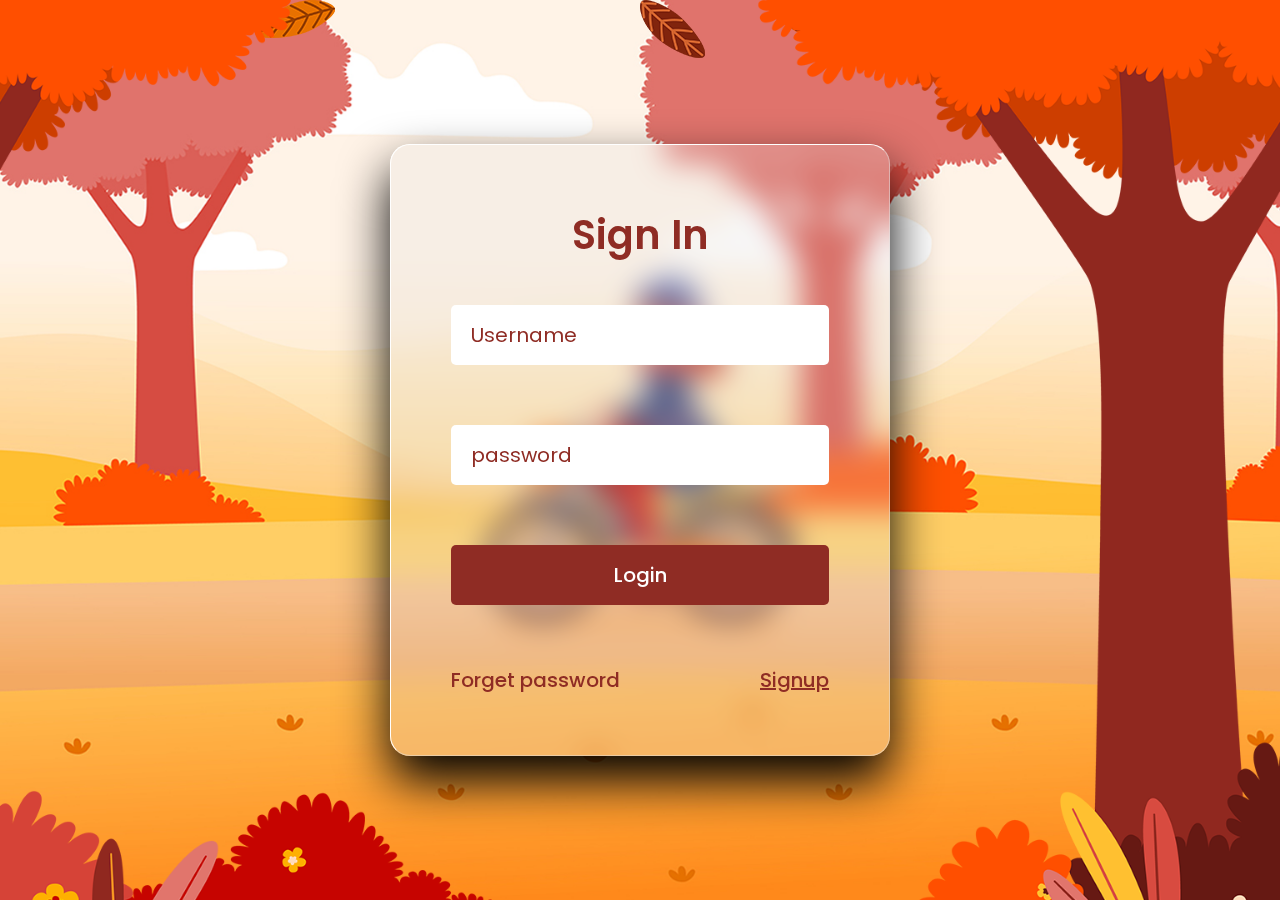
<file: Template 1/index.html>
<!DOCTYPE html>
<html lang="en">
<head>
    <meta charset="UTF-8">
    <meta http-equiv="X-UA-Compatible" content="IE=edge">
    <meta name="viewport" content="width=device-width, initial-scale=1.0">
    <title>LOGIN</title>
    <link rel="stylesheet" href="style.css">
    <link rel="stylesheet" href="https://cdn.jsdelivr.net/npm/bootstrap@5.2.3/dist/css/bootstrap.min.css" integrity="sha384-rbsA2VBKQhggwzxH7pPCaAqO46MgnOM80zW1RWuH61DGLwZJEdK2Kadq2F9CUG65" crossorigin="anonymous">
    <link rel="icon" href="https://img.icons8.com/3d-fluency/256/satellites.png"  /> 
  
</head>
<body>
    <section><div class="leaves">
        <div class="set">
            <div><img src="images/leaf_01.png" alt=""></div>
            <div><img src="images/leaf_02.png" alt=""></div>
            <div><img src="images/leaf_03.png" alt=""></div>
            <div><img src="images/leaf_04.png" alt=""></div>
            <div><img src="images/leaf_01.png" alt=""></div>
            <div><img src="images/leaf_02.png" alt=""></div>
            <div><img src="images/leaf_03.png" alt=""></div>
            <div><img src="images/leaf_04.png" alt=""></div>
        </div>
    </div>
        <img src="images/bg.jpg" class="bg">
        <img src="images/girl.png" class="girl">
        <img src="images/trees.png" class="trees">
        <div class="login">
            <h2>Sign In</h2>
            <div class="inputBox">
                <input type="text" placeholder="Username">
            </div>
            <div class="inputBox">
                <input type="password" placeholder="password">
            </div>
            <div class="inputBox">
                <input type="submit" value="Login" id="btn">
            </div>
            <div class="group">
                <a href="https://www.youtube.com/" target="_blank">Forget password</a>
                <a href="https://www.netflix.com/in/login?nextpage=https%3A%2F%2Fwww.netflix.com%2Fbrowse" target="_blank">Signup</a>
            </div>
        </div>
      
    </section>
</body>
</html>
</file>
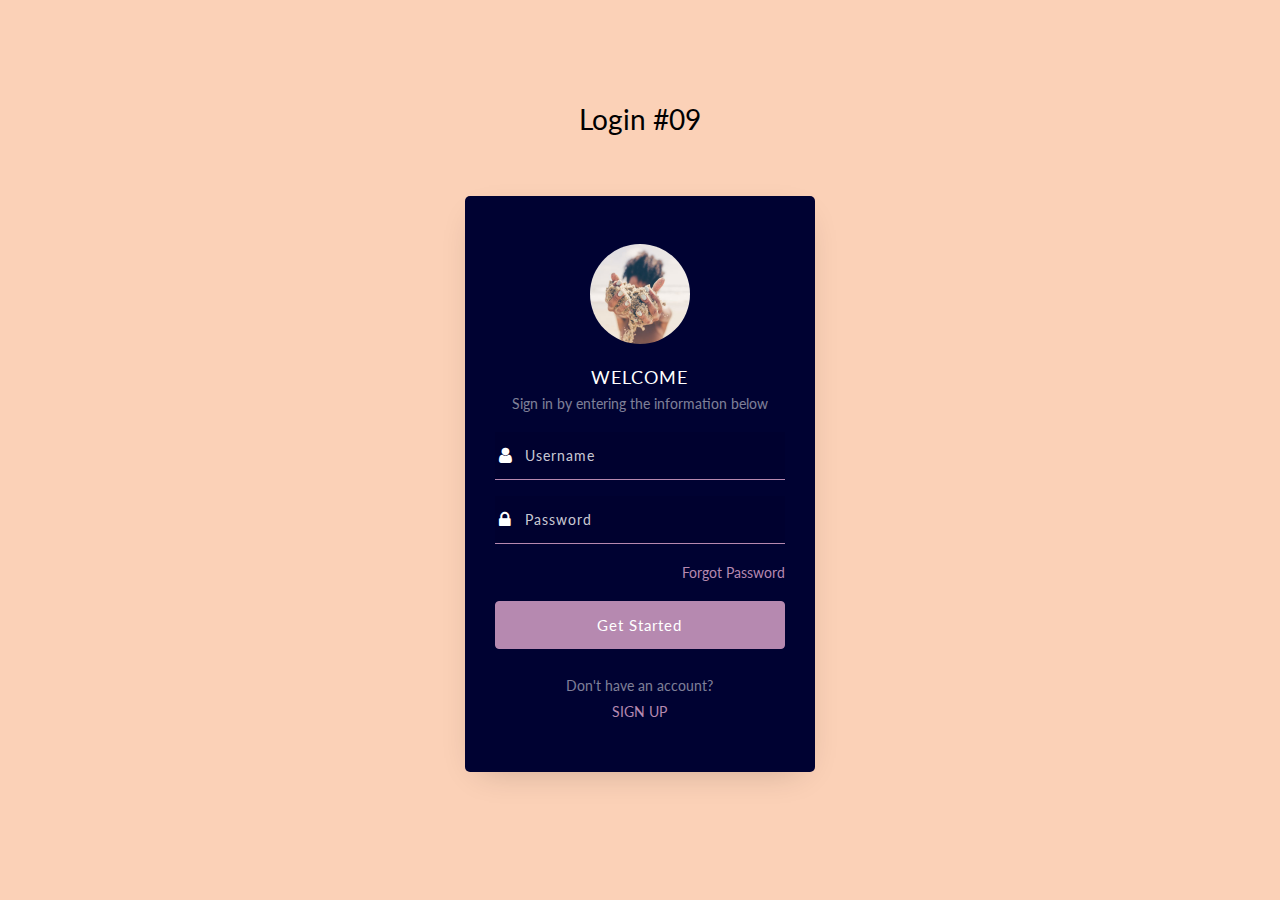
<file: Template 10/index.html>
<!doctype html>
<html lang="en">
  <head>
  	<title>Login 09</title>
    <meta charset="utf-8">
    <meta name="viewport" content="width=device-width, initial-scale=1, shrink-to-fit=no">

	<link href="https://fonts.googleapis.com/css?family=Lato:300,400,700&display=swap" rel="stylesheet">

	<link rel="stylesheet" href="https://stackpath.bootstrapcdn.com/font-awesome/4.7.0/css/font-awesome.min.css">
	
	<link rel="stylesheet" href="css/style.css">

	</head>
	<body>
	<section class="ftco-section">
		<div class="container">
			<div class="row justify-content-center">
				<div class="col-md-6 text-center mb-5">
					<h2 class="heading-section">Login #09</h2>
				</div>
			</div>
			<div class="row justify-content-center">
				<div class="col-md-6 col-lg-4">
					<div class="login-wrap py-5">
		      	<div class="img d-flex align-items-center justify-content-center" style="background-image: url(images/bg.jpg);"></div>
		      	<h3 class="text-center mb-0">Welcome</h3>
		      	<p class="text-center">Sign in by entering the information below</p>
						<form action="#" class="login-form">
		      		<div class="form-group">
		      			<div class="icon d-flex align-items-center justify-content-center"><span class="fa fa-user"></span></div>
		      			<input type="text" class="form-control" placeholder="Username" required>
		      		</div>
	            <div class="form-group">
	            	<div class="icon d-flex align-items-center justify-content-center"><span class="fa fa-lock"></span></div>
	              <input type="password" class="form-control" placeholder="Password" required>
	            </div>
	            <div class="form-group d-md-flex">
								<div class="w-100 text-md-right">
									<a href="#">Forgot Password</a>
								</div>
	            </div>
	            <div class="form-group">
	            	<button type="submit" class="btn form-control btn-primary rounded submit px-3">Get Started</button>
	            </div>
	          </form>
	          <div class="w-100 text-center mt-4 text">
	          	<p class="mb-0">Don't have an account?</p>
		          <a href="#">Sign Up</a>
	          </div>
	        </div>
				</div>
			</div>
		</div>
	</section>

	<script src="js/jquery.min.js"></script>
  <script src="js/popper.js"></script>
  <script src="js/bootstrap.min.js"></script>
  <script src="js/main.js"></script>

	</body>
</html>
</file>
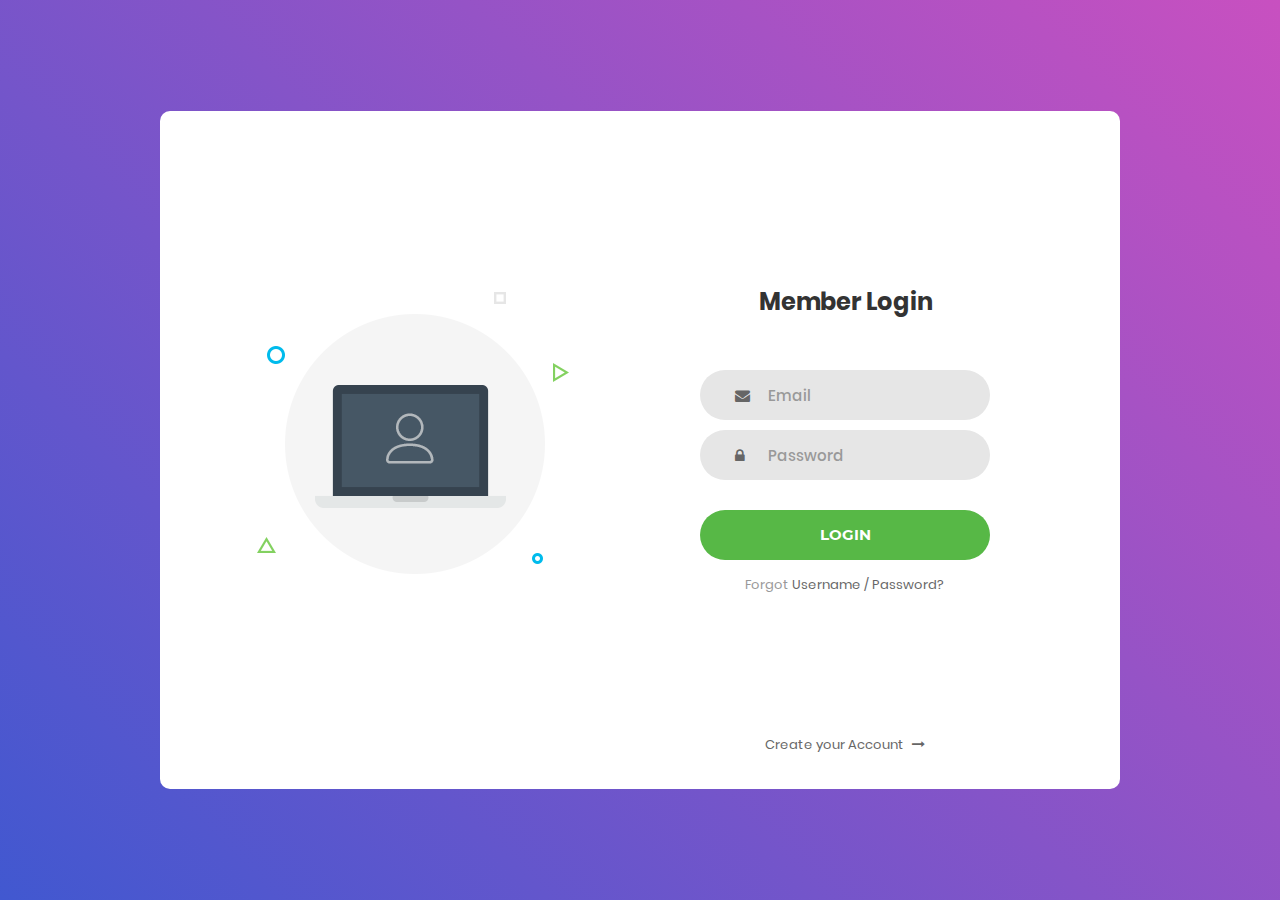
<file: Template 11/index.html>
<!DOCTYPE html>
<html lang="en">
<head>
	<title>Login V1</title>
	<meta charset="UTF-8">
	<meta name="viewport" content="width=device-width, initial-scale=1">
<!--===============================================================================================-->	
	<link rel="icon" type="image/png" href="images/icons/favicon.ico"/>
<!--===============================================================================================-->
	<link rel="stylesheet" type="text/css" href="vendor/bootstrap/css/bootstrap.min.css">
<!--===============================================================================================-->
	<link rel="stylesheet" type="text/css" href="fonts/font-awesome-4.7.0/css/font-awesome.min.css">
<!--===============================================================================================-->
	<link rel="stylesheet" type="text/css" href="vendor/animate/animate.css">
<!--===============================================================================================-->	
	<link rel="stylesheet" type="text/css" href="vendor/css-hamburgers/hamburgers.min.css">
<!--===============================================================================================-->
	<link rel="stylesheet" type="text/css" href="vendor/select2/select2.min.css">
<!--===============================================================================================-->
	<link rel="stylesheet" type="text/css" href="css/util.css">
	<link rel="stylesheet" type="text/css" href="css/main.css">
<!--===============================================================================================-->
</head>
<body>
	
	<div class="limiter">
		<div class="container-login100">
			<div class="wrap-login100">
				<div class="login100-pic js-tilt" data-tilt>
					<img src="images/img-01.png" alt="IMG">
				</div>

				<form class="login100-form validate-form">
					<span class="login100-form-title">
						Member Login
					</span>

					<div class="wrap-input100 validate-input" data-validate = "Valid email is required: ex@abc.xyz">
						<input class="input100" type="text" name="email" placeholder="Email">
						<span class="focus-input100"></span>
						<span class="symbol-input100">
							<i class="fa fa-envelope" aria-hidden="true"></i>
						</span>
					</div>

					<div class="wrap-input100 validate-input" data-validate = "Password is required">
						<input class="input100" type="password" name="pass" placeholder="Password">
						<span class="focus-input100"></span>
						<span class="symbol-input100">
							<i class="fa fa-lock" aria-hidden="true"></i>
						</span>
					</div>
					
					<div class="container-login100-form-btn">
						<button class="login100-form-btn">
							Login
						</button>
					</div>

					<div class="text-center p-t-12">
						<span class="txt1">
							Forgot
						</span>
						<a class="txt2" href="#">
							Username / Password?
						</a>
					</div>

					<div class="text-center p-t-136">
						<a class="txt2" href="#">
							Create your Account
							<i class="fa fa-long-arrow-right m-l-5" aria-hidden="true"></i>
						</a>
					</div>
				</form>
			</div>
		</div>
	</div>
	
	

	
<!--===============================================================================================-->	
	<script src="vendor/jquery/jquery-3.2.1.min.js"></script>
<!--===============================================================================================-->
	<script src="vendor/bootstrap/js/popper.js"></script>
	<script src="vendor/bootstrap/js/bootstrap.min.js"></script>
<!--===============================================================================================-->
	<script src="vendor/select2/select2.min.js"></script>
<!--===============================================================================================-->
	<script src="vendor/tilt/tilt.jquery.min.js"></script>
	<script >
		$('.js-tilt').tilt({
			scale: 1.1
		})
	</script>
<!--===============================================================================================-->
	<script src="js/main.js"></script>

</body>
</html>
</file>
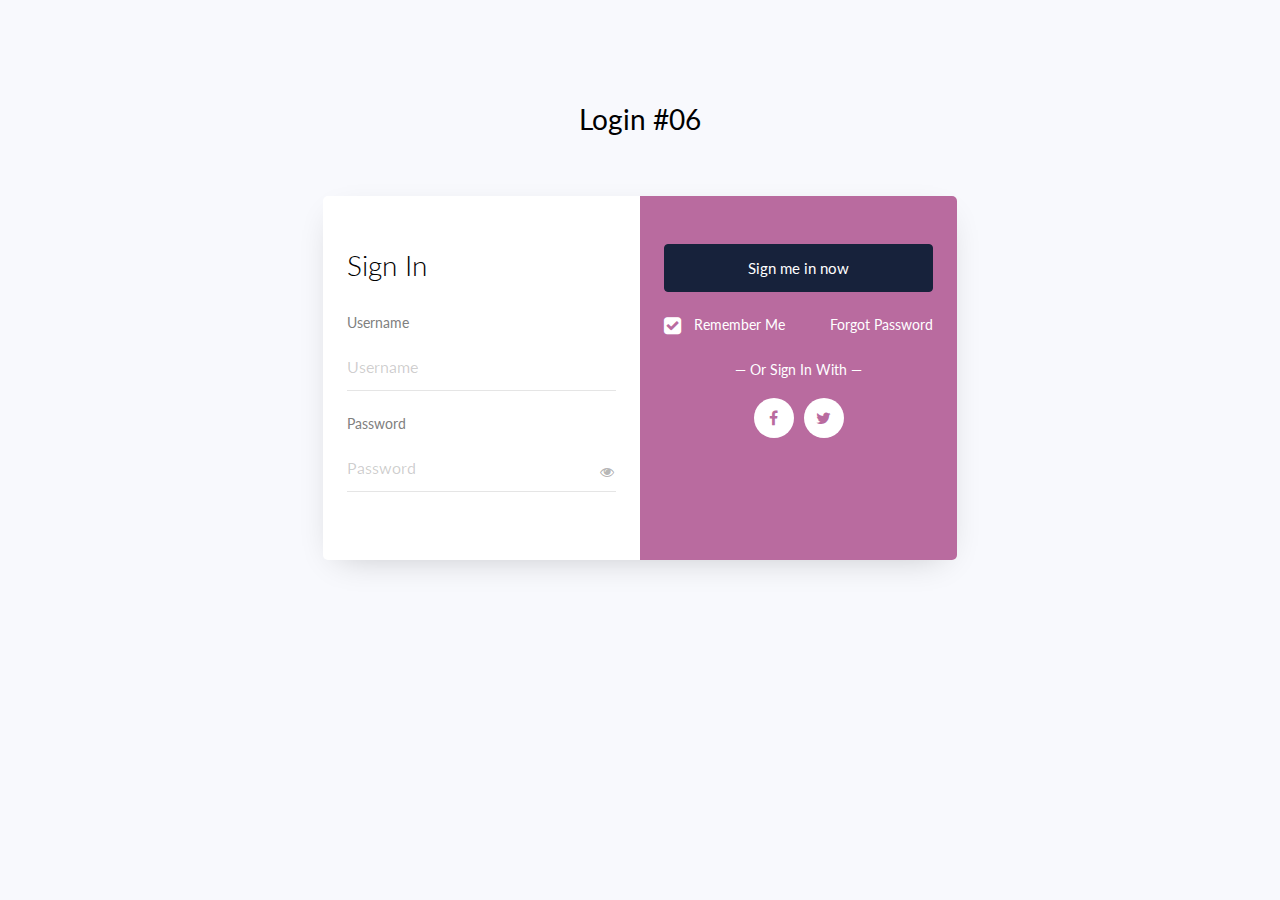
<file: Template 12/index.html>
<!doctype html>
<html lang="en">
  <head>
  	<title>Login 06</title>
    <meta charset="utf-8">
    <meta name="viewport" content="width=device-width, initial-scale=1, shrink-to-fit=no">

	<link href="https://fonts.googleapis.com/css?family=Lato:300,400,700&display=swap" rel="stylesheet">

	<link rel="stylesheet" href="https://stackpath.bootstrapcdn.com/font-awesome/4.7.0/css/font-awesome.min.css">
	
	<link rel="stylesheet" href="css/style.css">

	</head>
	<body>
	<section class="ftco-section">
		<div class="container">
			<div class="row justify-content-center">
				<div class="col-md-6 text-center mb-5">
					<h2 class="heading-section">Login #06</h2>
				</div>
			</div>
			<div class="row justify-content-center">
				<div class="col-md-12 col-lg-7">
					<div class="login-wrap">
						<form action="#" class="signin-form d-md-flex">
							<div class="half p-4 py-md-5">
			      		<div class="w-100">
			      			<h3 class="mb-4">Sign In</h3>
			      		</div>
			      		<div class="form-group mt-3">
			      			<label class="label" for="name">Username</label>
			      			<input type="text" class="form-control" placeholder="Username" required>
			      		</div>
		            <div class="form-group">
		            	<label class="label" for="password">Password</label>
		              <input id="password-field" type="password" class="form-control" placeholder="Password" required>
		              <span toggle="#password-field" class="fa fa-fw fa-eye field-icon toggle-password"></span>
		            </div>
		          </div>
							<div class="half p-4 py-md-5 bg-primary">
		            <div class="form-group">
		            	<button type="submit" class="form-control btn btn-secondary rounded submit px-3">Sign me in now</button>
		            </div>
		            <div class="form-group d-md-flex">
		            	<div class="w-50 text-left">
			            	<label class="checkbox-wrap checkbox-primary mb-0">Remember Me
									  <input type="checkbox" checked>
									  <span class="checkmark"></span>
										</label>
									</div>
									<div class="w-50 text-md-right">
										<a href="#">Forgot Password</a>
									</div>
		            </div>
		            <p class="w-100 text-center" style="color:white;">&mdash; Or Sign In With &mdash;</p>
			          <div class="w-100">
									<p class="social-media d-flex justify-content-center">
										<a href="#" class="social-icon d-flex align-items-center justify-content-center"><span class="fa fa-facebook"></span></a>
										<a href="#" class="social-icon d-flex align-items-center justify-content-center"><span class="fa fa-twitter"></span></a>
									</p>
								</div>
		          </div>
	          </form>
	        </div>
	      </div>
			</div>
		</div>
	</section>

	<script src="js/jquery.min.js"></script>
  <script src="js/popper.js"></script>
  <script src="js/bootstrap.min.js"></script>
  <script src="js/main.js"></script>

	</body>
</html>
</file>
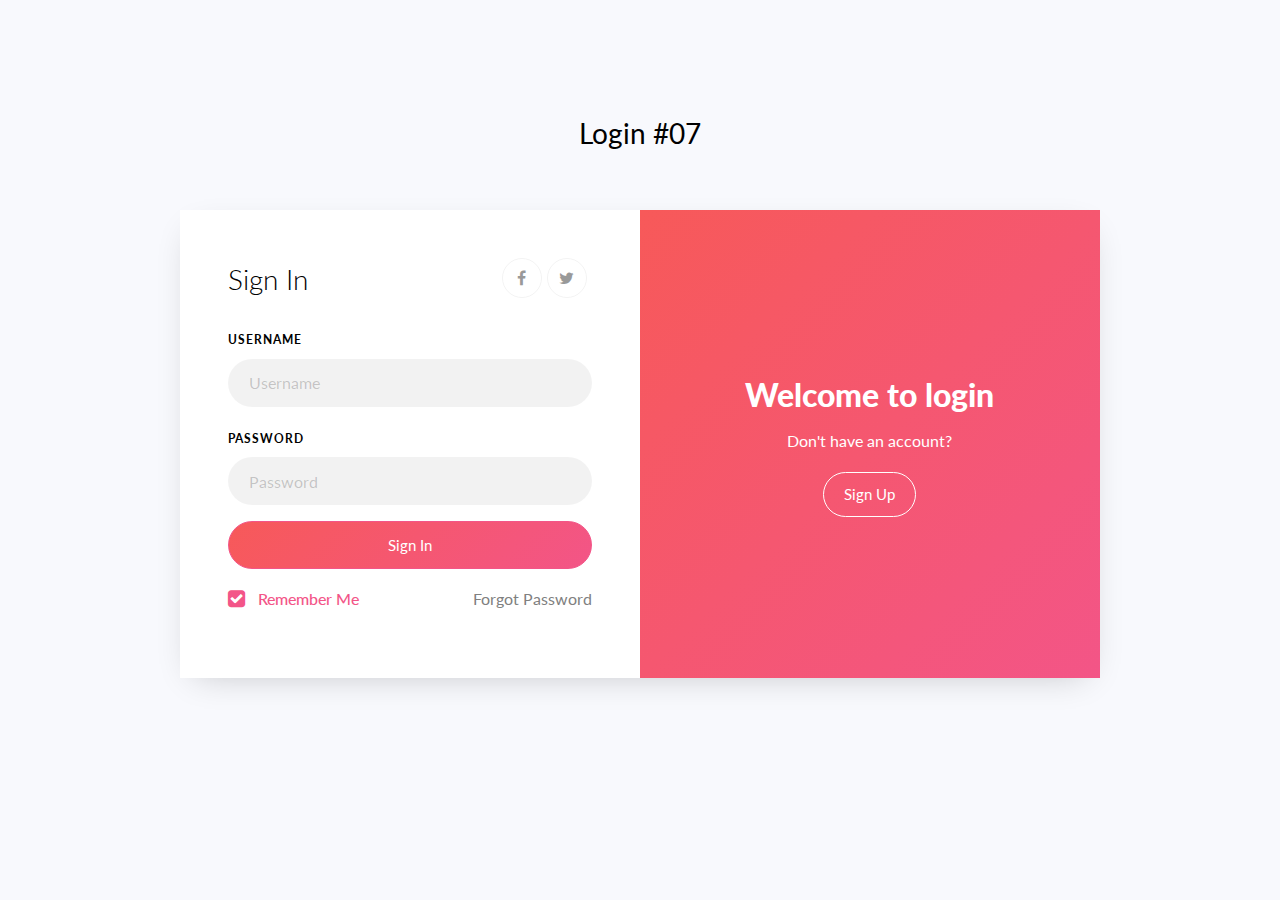
<file: Template 13/index.html>
<!doctype html>
<html lang="en">
  <head>
  	<title>Login 07</title>
    <meta charset="utf-8">
    <meta name="viewport" content="width=device-width, initial-scale=1, shrink-to-fit=no">

	<link href="https://fonts.googleapis.com/css?family=Lato:300,400,700,900&display=swap" rel="stylesheet">

	<link rel="stylesheet" href="https://stackpath.bootstrapcdn.com/font-awesome/4.7.0/css/font-awesome.min.css">
	
	<link rel="stylesheet" href="css/style.css">

	</head>
	<body>
	<section class="ftco-section">
		<div class="container">
			<div class="row justify-content-center">
				<div class="col-md-6 text-center mb-5">
					<h2 class="heading-section">Login #07</h2>
				</div>
			</div>
			<div class="row justify-content-center">
				<div class="col-md-12 col-lg-10">
					<div class="wrap d-md-flex">
						<div class="text-wrap p-4 p-lg-5 text-center d-flex align-items-center order-md-last">
							<div class="text w-100">
								<h2>Welcome to login</h2>
								<p>Don't have an account?</p>
								<a href="#" class="btn btn-white btn-outline-white">Sign Up</a>
							</div>
			      </div>
						<div class="login-wrap p-4 p-lg-5">
			      	<div class="d-flex">
			      		<div class="w-100">
			      			<h3 class="mb-4">Sign In</h3>
			      		</div>
								<div class="w-100">
									<p class="social-media d-flex justify-content-end">
										<a href="#" class="social-icon d-flex align-items-center justify-content-center"><span class="fa fa-facebook"></span></a>
										<a href="#" class="social-icon d-flex align-items-center justify-content-center"><span class="fa fa-twitter"></span></a>
									</p>
								</div>
			      	</div>
							<form action="#" class="signin-form">
			      		<div class="form-group mb-3">
			      			<label class="label" for="name">Username</label>
			      			<input type="text" class="form-control" placeholder="Username" required>
			      		</div>
		            <div class="form-group mb-3">
		            	<label class="label" for="password">Password</label>
		              <input type="password" class="form-control" placeholder="Password" required>
		            </div>
		            <div class="form-group">
		            	<button type="submit" class="form-control btn btn-primary submit px-3">Sign In</button>
		            </div>
		            <div class="form-group d-md-flex">
		            	<div class="w-50 text-left">
			            	<label class="checkbox-wrap checkbox-primary mb-0">Remember Me
									  <input type="checkbox" checked>
									  <span class="checkmark"></span>
										</label>
									</div>
									<div class="w-50 text-md-right">
										<a href="#">Forgot Password</a>
									</div>
		            </div>
		          </form>
		        </div>
		      </div>
				</div>
			</div>
		</div>
	</section>

	<script src="js/jquery.min.js"></script>
  <script src="js/popper.js"></script>
  <script src="js/bootstrap.min.js"></script>
  <script src="js/main.js"></script>

	</body>
</html>
</file>
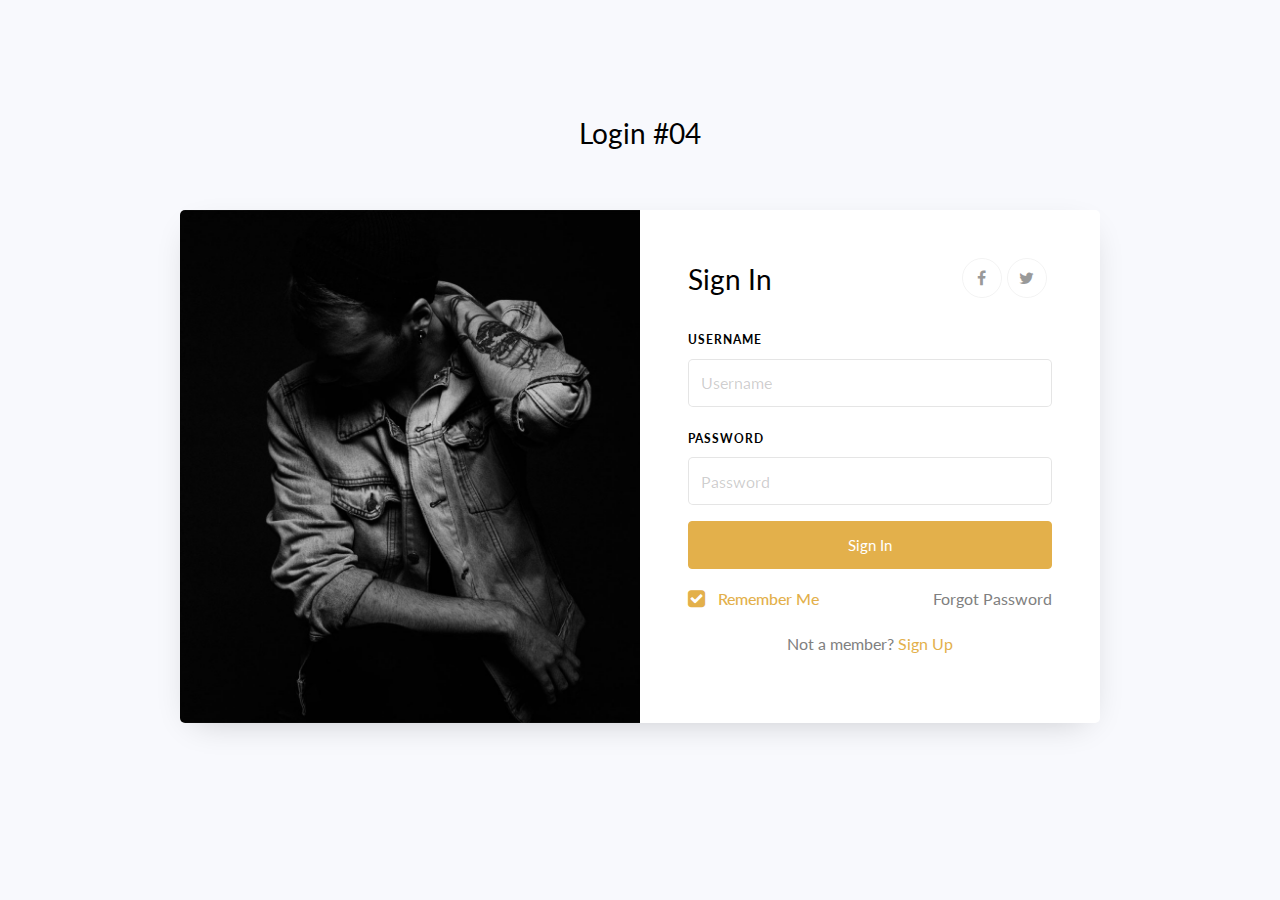
<file: Template 14/index.html>
<!doctype html>
<html lang="en">
  <head>
  	<title>Login 04</title>
    <meta charset="utf-8">
    <meta name="viewport" content="width=device-width, initial-scale=1, shrink-to-fit=no">

	<link href="https://fonts.googleapis.com/css?family=Lato:300,400,700&display=swap" rel="stylesheet">

	<link rel="stylesheet" href="https://stackpath.bootstrapcdn.com/font-awesome/4.7.0/css/font-awesome.min.css">
	
	<link rel="stylesheet" href="css/style.css">

	</head>
	<body>
	<section class="ftco-section">
		<div class="container">
			<div class="row justify-content-center">
				<div class="col-md-6 text-center mb-5">
					<h2 class="heading-section">Login #04</h2>
				</div>
			</div>
			<div class="row justify-content-center">
				<div class="col-md-12 col-lg-10">
					<div class="wrap d-md-flex">
						<div class="img" style="background-image: url(images/bg-1.jpg);">
			      </div>
						<div class="login-wrap p-4 p-md-5">
			      	<div class="d-flex">
			      		<div class="w-100">
			      			<h3 class="mb-4">Sign In</h3>
			      		</div>
								<div class="w-100">
									<p class="social-media d-flex justify-content-end">
										<a href="#" class="social-icon d-flex align-items-center justify-content-center"><span class="fa fa-facebook"></span></a>
										<a href="#" class="social-icon d-flex align-items-center justify-content-center"><span class="fa fa-twitter"></span></a>
									</p>
								</div>
			      	</div>
							<form action="#" class="signin-form">
			      		<div class="form-group mb-3">
			      			<label class="label" for="name">Username</label>
			      			<input type="text" class="form-control" placeholder="Username" required>
			      		</div>
		            <div class="form-group mb-3">
		            	<label class="label" for="password">Password</label>
		              <input type="password" class="form-control" placeholder="Password" required>
		            </div>
		            <div class="form-group">
		            	<button type="submit" class="form-control btn btn-primary rounded submit px-3">Sign In</button>
		            </div>
		            <div class="form-group d-md-flex">
		            	<div class="w-50 text-left">
			            	<label class="checkbox-wrap checkbox-primary mb-0">Remember Me
									  <input type="checkbox" checked>
									  <span class="checkmark"></span>
										</label>
									</div>
									<div class="w-50 text-md-right">
										<a href="#">Forgot Password</a>
									</div>
		            </div>
		          </form>
		          <p class="text-center">Not a member? <a data-toggle="tab" href="#signup">Sign Up</a></p>
		        </div>
		      </div>
				</div>
			</div>
		</div>
	</section>

	<script src="js/jquery.min.js"></script>
  <script src="js/popper.js"></script>
  <script src="js/bootstrap.min.js"></script>
  <script src="js/main.js"></script>

	</body>
</html>
</file>
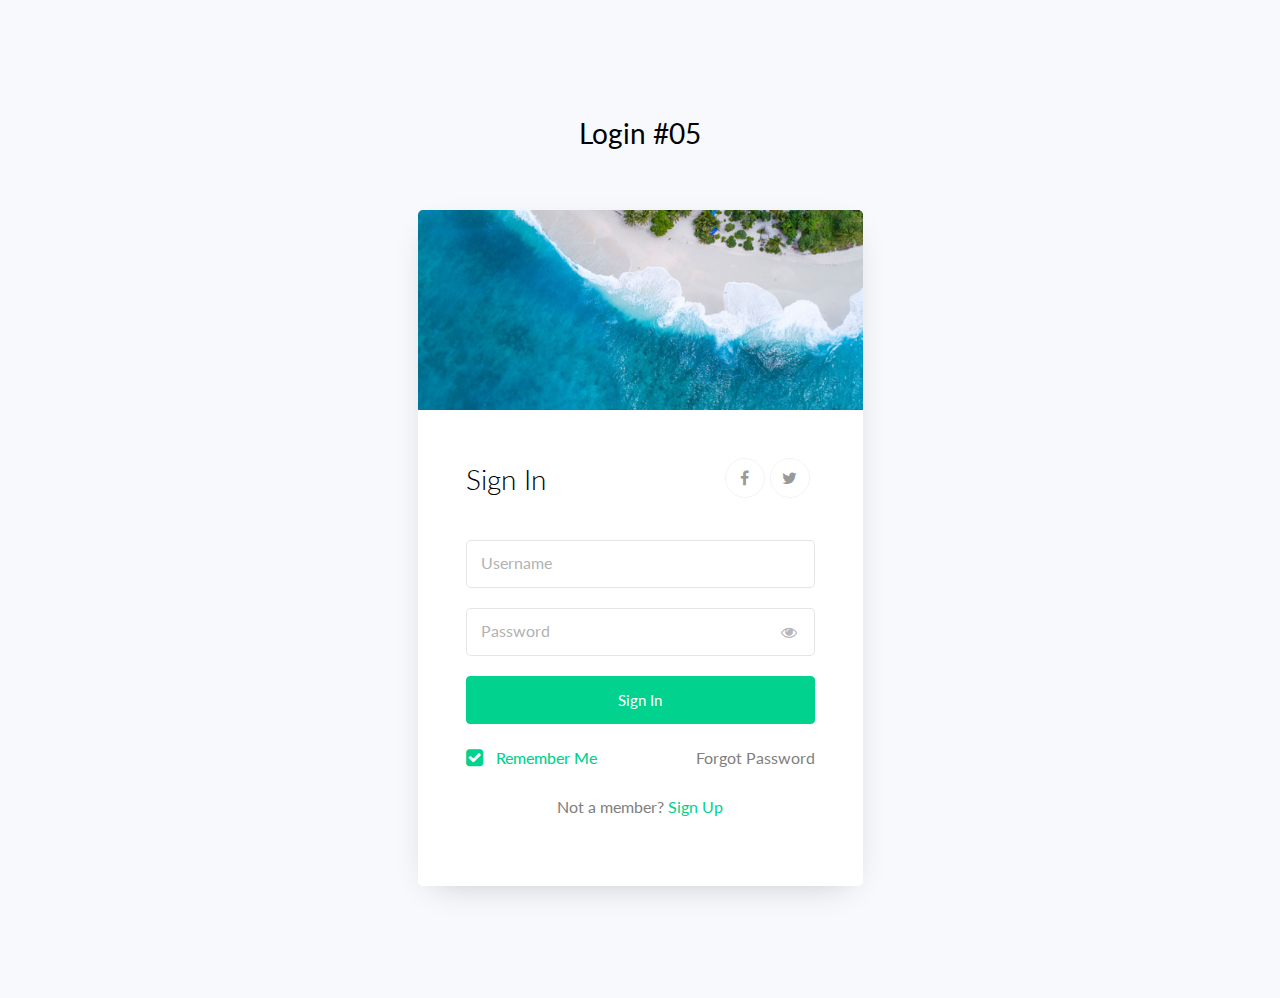
<file: Template 15/index.html>
<!doctype html>
<html lang="en">
  <head>
  	<title>Login 05</title>
    <meta charset="utf-8">
    <meta name="viewport" content="width=device-width, initial-scale=1, shrink-to-fit=no">

	<link href="https://fonts.googleapis.com/css?family=Lato:300,400,700&display=swap" rel="stylesheet">

	<link rel="stylesheet" href="https://stackpath.bootstrapcdn.com/font-awesome/4.7.0/css/font-awesome.min.css">
	
	<link rel="stylesheet" href="css/style.css">

	</head>
	<body>
	<section class="ftco-section">
		<div class="container">
			<div class="row justify-content-center">
				<div class="col-md-6 text-center mb-5">
					<h2 class="heading-section">Login #05</h2>
				</div>
			</div>
			<div class="row justify-content-center">
				<div class="col-md-7 col-lg-5">
					<div class="wrap">
						<div class="img" style="background-image: url(images/bg-1.jpg);"></div>
						<div class="login-wrap p-4 p-md-5">
			      	<div class="d-flex">
			      		<div class="w-100">
			      			<h3 class="mb-4">Sign In</h3>
			      		</div>
								<div class="w-100">
									<p class="social-media d-flex justify-content-end">
										<a href="#" class="social-icon d-flex align-items-center justify-content-center"><span class="fa fa-facebook"></span></a>
										<a href="#" class="social-icon d-flex align-items-center justify-content-center"><span class="fa fa-twitter"></span></a>
									</p>
								</div>
			      	</div>
							<form action="#" class="signin-form">
			      		<div class="form-group mt-3">
			      			<input type="text" class="form-control" required>
			      			<label class="form-control-placeholder" for="username">Username</label>
			      		</div>
		            <div class="form-group">
		              <input id="password-field" type="password" class="form-control" required>
		              <label class="form-control-placeholder" for="password">Password</label>
		              <span toggle="#password-field" class="fa fa-fw fa-eye field-icon toggle-password"></span>
		            </div>
		            <div class="form-group">
		            	<button type="submit" class="form-control btn btn-primary rounded submit px-3">Sign In</button>
		            </div>
		            <div class="form-group d-md-flex">
		            	<div class="w-50 text-left">
			            	<label class="checkbox-wrap checkbox-primary mb-0">Remember Me
									  <input type="checkbox" checked>
									  <span class="checkmark"></span>
										</label>
									</div>
									<div class="w-50 text-md-right">
										<a href="#">Forgot Password</a>
									</div>
		            </div>
		          </form>
		          <p class="text-center">Not a member? <a data-toggle="tab" href="#signup">Sign Up</a></p>
		        </div>
		      </div>
				</div>
			</div>
		</div>
	</section>

	<script src="js/jquery.min.js"></script>
  <script src="js/popper.js"></script>
  <script src="js/bootstrap.min.js"></script>
  <script src="js/main.js"></script>

	</body>
</html>
</file>
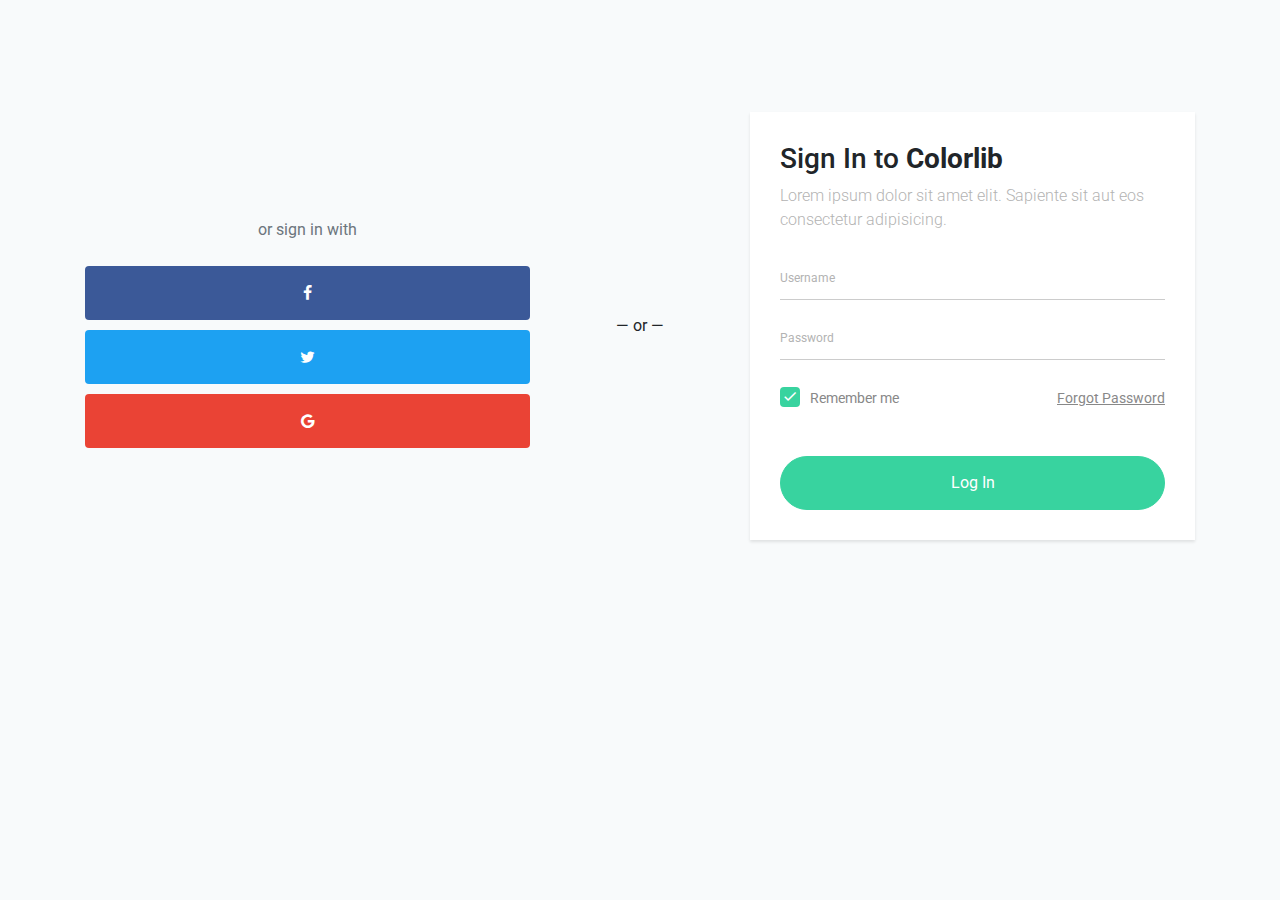
<file: Template 16/index.html>
<!doctype html>
<html lang="en">
  <head>
    <!-- Required meta tags -->
    <meta charset="utf-8">
    <meta name="viewport" content="width=device-width, initial-scale=1, shrink-to-fit=no">
    <link href="https://fonts.googleapis.com/css?family=Roboto:300,400&display=swap" rel="stylesheet">

    <link rel="stylesheet" href="fonts/icomoon/style.css">

    <link rel="stylesheet" href="css/owl.carousel.min.css">

    <!-- Bootstrap CSS -->
    <link rel="stylesheet" href="css/bootstrap.min.css">
    
    <!-- Style -->
    <link rel="stylesheet" href="css/style.css">

    <title>Login #10</title>
  </head>
  <body>
  

  
    <div class="content">
      <div class="container">
        <div class="row align-items-center">
          <div class="col-md-5">
            <span class="d-block text-center my-4 text-muted"> or sign in with</span>
            <div class="social-login text-center">
              <a href="#" class="facebook btn btn-block">
                <span class="icon-facebook mr-3"></span> 
              </a>
              <a href="#" class="twitter btn btn-block">
                <span class="icon-twitter mr-3"></span> 
              </a>
              <a href="#" class="google btn btn-block">
                <span class="icon-google mr-3"></span> 
              </a>
            </div>

          </div>
          <div class="col-md-2 text-center">
            &mdash; or &mdash;
          </div>
          <div class="col-md-5 contents">
            <div class="form-block">
            <div class="mb-4">
                  <h3>Sign In to <strong>Colorlib</strong></h3>
                  <p class="mb-4">Lorem ipsum dolor sit amet elit. Sapiente sit aut eos consectetur adipisicing.</p>
                </div>
                <form action="#" method="post">
                  <div class="form-group first">
                    <label for="username">Username</label>
                    <input type="text" class="form-control" id="username">

                  </div>
                  <div class="form-group last mb-4">
                    <label for="password">Password</label>
                    <input type="password" class="form-control" id="password">
                    
                  </div>
                  
                  <div class="d-flex mb-5 align-items-center">
                    <label class="control control--checkbox mb-0"><span class="caption">Remember me</span>
                      <input type="checkbox" checked="checked"/>
                      <div class="control__indicator"></div>
                    </label>
                    <span class="ml-auto"><a href="#" class="forgot-pass">Forgot Password</a></span> 
                  </div>

                  <input type="submit" value="Log In" class="btn btn-pill text-white btn-block btn-primary">

                  
                  
                  
                </form>
              </div>
          </div>
        </div>
      </div>
    </div>

  
    <script src="js/jquery-3.3.1.min.js"></script>
    <script src="js/popper.min.js"></script>
    <script src="js/bootstrap.min.js"></script>
    <script src="js/main.js"></script>
  </body>
</html>
</file>
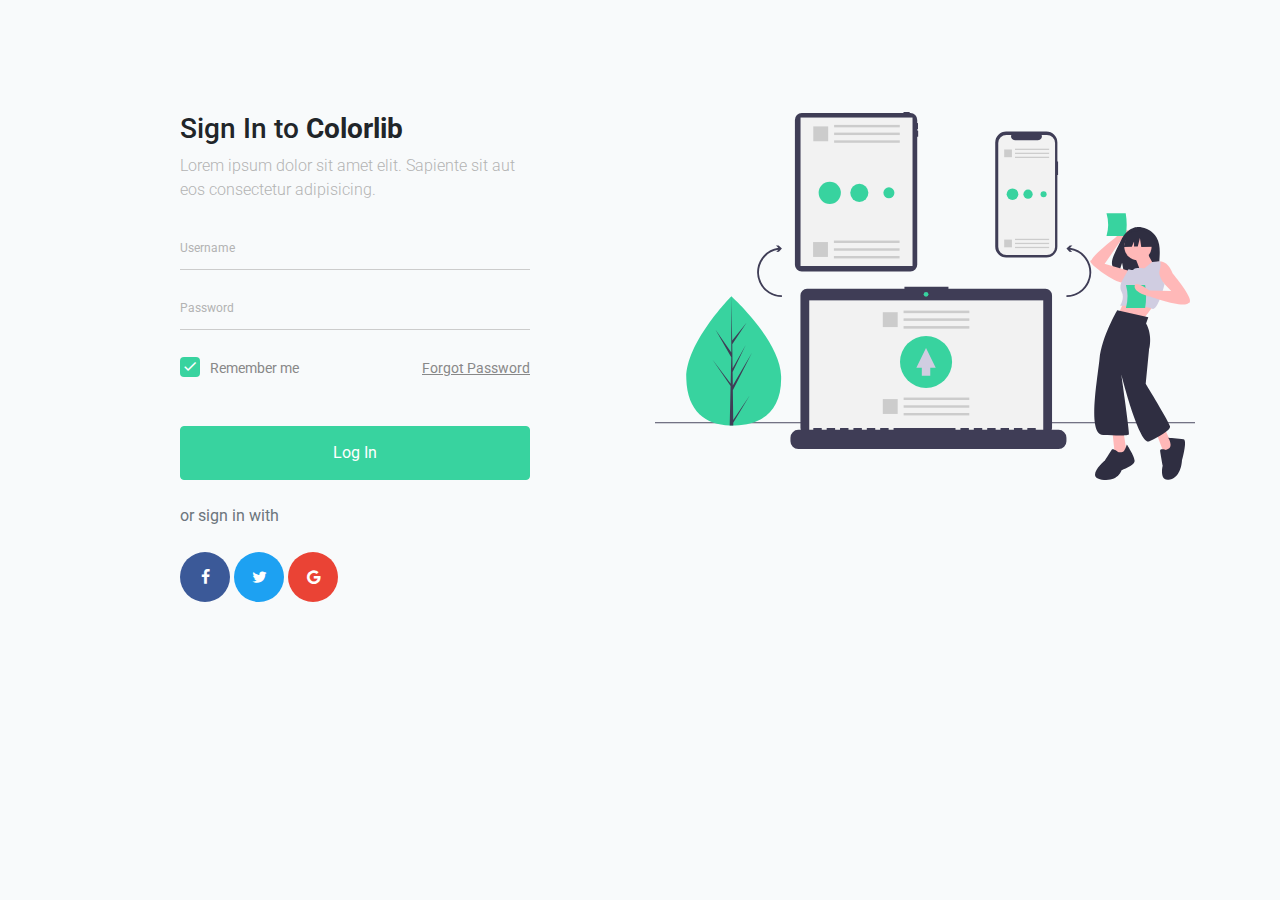
<file: Template 17/index.html>
<!doctype html>
<html lang="en">
  <head>
    <!-- Required meta tags -->
    <meta charset="utf-8">
    <meta name="viewport" content="width=device-width, initial-scale=1, shrink-to-fit=no">
    <link href="https://fonts.googleapis.com/css?family=Roboto:300,400&display=swap" rel="stylesheet">

    <link rel="stylesheet" href="fonts/icomoon/style.css">

    <link rel="stylesheet" href="css/owl.carousel.min.css">

    <!-- Bootstrap CSS -->
    <link rel="stylesheet" href="css/bootstrap.min.css">
    
    <!-- Style -->
    <link rel="stylesheet" href="css/style.css">

    <title>Login #8</title>
  </head>
  <body>
  

  
  <div class="content">
    <div class="container">
      <div class="row">
        <div class="col-md-6 order-md-2">
          <img src="images/undraw_file_sync_ot38.svg" alt="Image" class="img-fluid">
        </div>
        <div class="col-md-6 contents">
          <div class="row justify-content-center">
            <div class="col-md-8">
              <div class="mb-4">
              <h3>Sign In to <strong>Colorlib</strong></h3>
              <p class="mb-4">Lorem ipsum dolor sit amet elit. Sapiente sit aut eos consectetur adipisicing.</p>
            </div>
            <form action="#" method="post">
              <div class="form-group first">
                <label for="username">Username</label>
                <input type="text" class="form-control" id="username">

              </div>
              <div class="form-group last mb-4">
                <label for="password">Password</label>
                <input type="password" class="form-control" id="password">
                
              </div>
              
              <div class="d-flex mb-5 align-items-center">
                <label class="control control--checkbox mb-0"><span class="caption">Remember me</span>
                  <input type="checkbox" checked="checked"/>
                  <div class="control__indicator"></div>
                </label>
                <span class="ml-auto"><a href="#" class="forgot-pass">Forgot Password</a></span> 
              </div>

              <input type="submit" value="Log In" class="btn text-white btn-block btn-primary">

              <span class="d-block text-left my-4 text-muted"> or sign in with</span>
              
              <div class="social-login">
                <a href="#" class="facebook">
                  <span class="icon-facebook mr-3"></span> 
                </a>
                <a href="#" class="twitter">
                  <span class="icon-twitter mr-3"></span> 
                </a>
                <a href="#" class="google">
                  <span class="icon-google mr-3"></span> 
                </a>
              </div>
            </form>
            </div>
          </div>
          
        </div>
        
      </div>
    </div>
  </div>

  
    <script src="js/jquery-3.3.1.min.js"></script>
    <script src="js/popper.min.js"></script>
    <script src="js/bootstrap.min.js"></script>
    <script src="js/main.js"></script>
  </body>
</html>
</file>
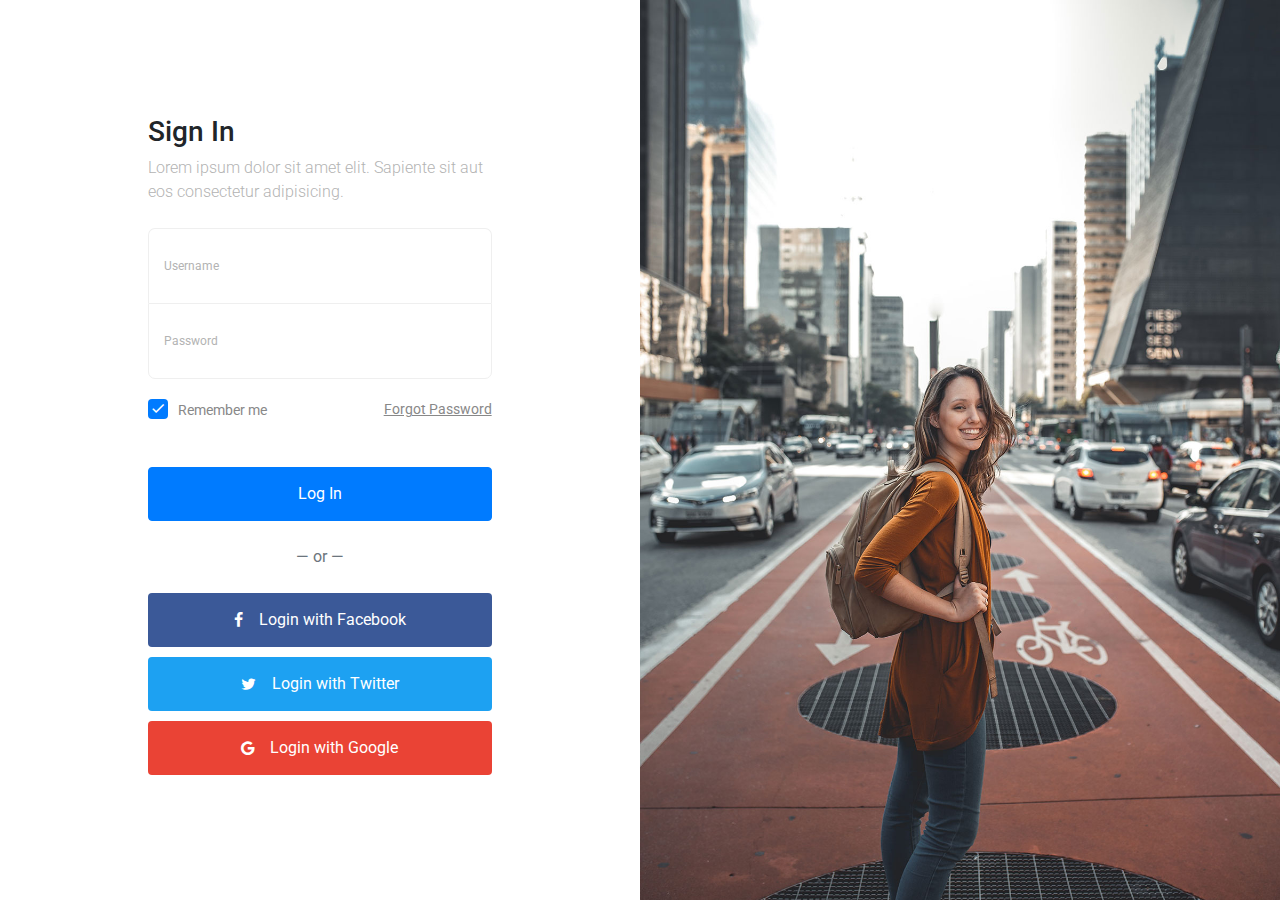
<file: Template 18/index.html>
<!doctype html>
<html lang="en">
  <head>
    <!-- Required meta tags -->
    <meta charset="utf-8">
    <meta name="viewport" content="width=device-width, initial-scale=1, shrink-to-fit=no">
    <link href="https://fonts.googleapis.com/css?family=Roboto:300,400&display=swap" rel="stylesheet">

    <link rel="stylesheet" href="fonts/icomoon/style.css">

    <link rel="stylesheet" href="css/owl.carousel.min.css">

    <!-- Bootstrap CSS -->
    <link rel="stylesheet" href="css/bootstrap.min.css">
    
    <!-- Style -->
    <link rel="stylesheet" href="css/style.css">

    <title>Login #6</title>
  </head>
  <body>
  

  <div class="d-lg-flex half">
    <div class="bg order-1 order-md-2" style="background-image: url('images/bg_1.jpg');"></div>
    <div class="contents order-2 order-md-1">

      <div class="container">
        <div class="row align-items-center justify-content-center">
          <div class="col-md-7">
            <div class="mb-4">
              <h3>Sign In</h3>
              <p class="mb-4">Lorem ipsum dolor sit amet elit. Sapiente sit aut eos consectetur adipisicing.</p>
            </div>
            <form action="#" method="post">
              <div class="form-group first">
                <label for="username">Username</label>
                <input type="text" class="form-control" id="username">

              </div>
              <div class="form-group last mb-3">
                <label for="password">Password</label>
                <input type="password" class="form-control" id="password">
                
              </div>
              
              <div class="d-flex mb-5 align-items-center">
                <label class="control control--checkbox mb-0"><span class="caption">Remember me</span>
                  <input type="checkbox" checked="checked"/>
                  <div class="control__indicator"></div>
                </label>
                <span class="ml-auto"><a href="#" class="forgot-pass">Forgot Password</a></span> 
              </div>

              <input type="submit" value="Log In" class="btn btn-block btn-primary">

              <span class="d-block text-center my-4 text-muted">&mdash; or &mdash;</span>
              
              <div class="social-login">
                <a href="#" class="facebook btn d-flex justify-content-center align-items-center">
                  <span class="icon-facebook mr-3"></span> Login with Facebook
                </a>
                <a href="#" class="twitter btn d-flex justify-content-center align-items-center">
                  <span class="icon-twitter mr-3"></span> Login with  Twitter
                </a>
                <a href="#" class="google btn d-flex justify-content-center align-items-center">
                  <span class="icon-google mr-3"></span> Login with  Google
                </a>
              </div>
            </form>
          </div>
        </div>
      </div>
    </div>

    
  </div>
    
    

    <script src="js/jquery-3.3.1.min.js"></script>
    <script src="js/popper.min.js"></script>
    <script src="js/bootstrap.min.js"></script>
    <script src="js/main.js"></script>
  </body>
</html>
</file>
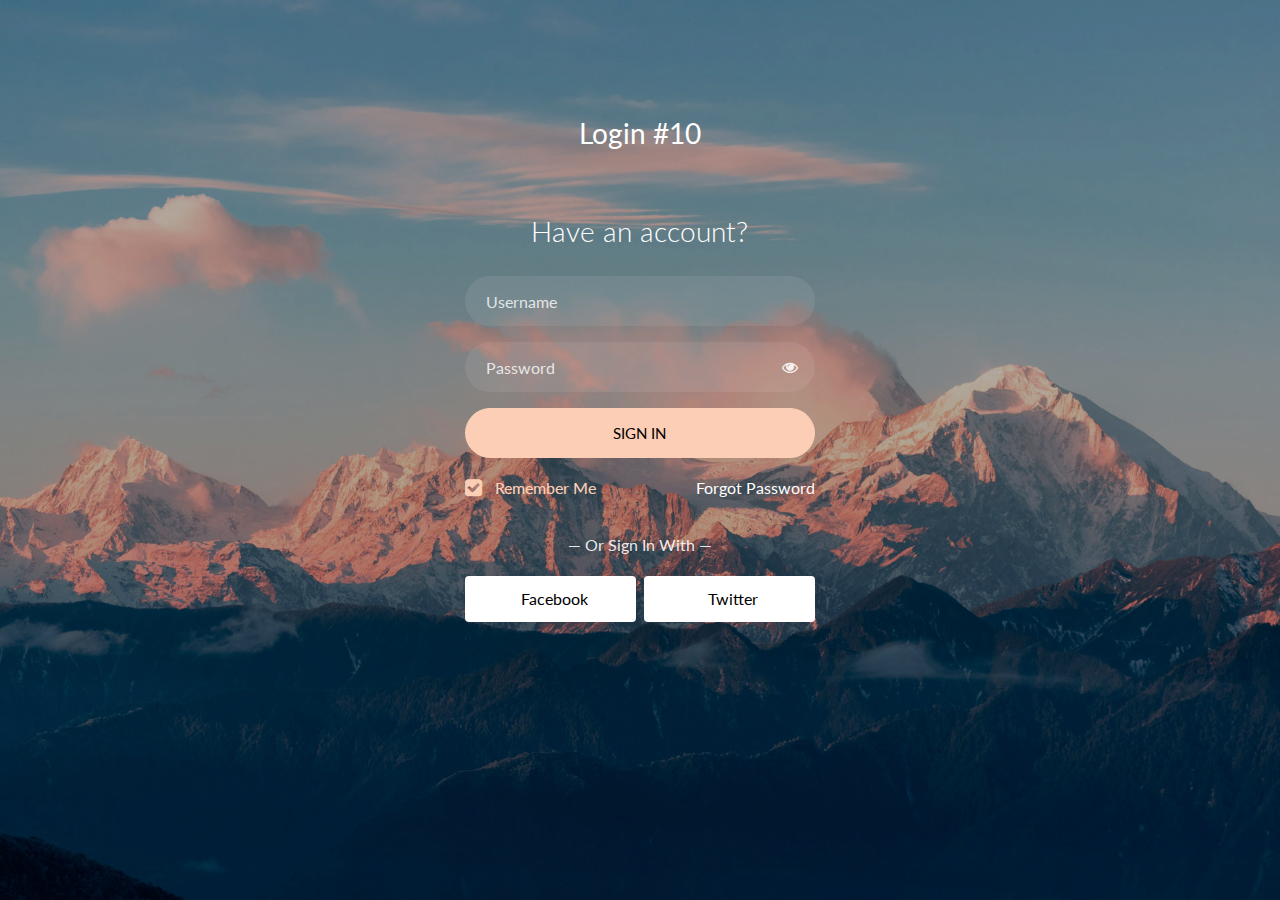
<file: Template 2/index.html>
<!doctype html>
<html lang="en">
  <head>
  	<title>Login 10</title>
    <meta charset="utf-8">
    <meta name="viewport" content="width=device-width, initial-scale=1, shrink-to-fit=no">

	<link href="https://fonts.googleapis.com/css?family=Lato:300,400,700&display=swap" rel="stylesheet">

	<link rel="stylesheet" href="https://stackpath.bootstrapcdn.com/font-awesome/4.7.0/css/font-awesome.min.css">
	
	<link rel="stylesheet" href="css/style.css">

	</head>
	<body class="img js-fullheight" style="background-image: url(images/bg.jpg);">
	<section class="ftco-section">
		<div class="container">
			<div class="row justify-content-center">
				<div class="col-md-6 text-center mb-5">
					<h2 class="heading-section">Login #10</h2>
				</div>
			</div>
			<div class="row justify-content-center">
				<div class="col-md-6 col-lg-4">
					<div class="login-wrap p-0">
		      	<h3 class="mb-4 text-center">Have an account?</h3>
		      	<form action="#" class="signin-form">
		      		<div class="form-group">
		      			<input type="text" class="form-control" placeholder="Username" required>
		      		</div>
	            <div class="form-group">
	              <input id="password-field" type="password" class="form-control" placeholder="Password" required>
	              <span toggle="#password-field" class="fa fa-fw fa-eye field-icon toggle-password"></span>
	            </div>
	            <div class="form-group">
	            	<button type="submit" class="form-control btn btn-primary submit px-3">Sign In</button>
	            </div>
	            <div class="form-group d-md-flex">
	            	<div class="w-50">
		            	<label class="checkbox-wrap checkbox-primary">Remember Me
									  <input type="checkbox" checked>
									  <span class="checkmark"></span>
									</label>
								</div>
								<div class="w-50 text-md-right">
									<a href="#" style="color: #fff">Forgot Password</a>
								</div>
	            </div>
	          </form>
	          <p class="w-100 text-center">&mdash; Or Sign In With &mdash;</p>
	          <div class="social d-flex text-center">
	          	<a href="#" class="px-2 py-2 mr-md-1 rounded"><span class="ion-logo-facebook mr-2"></span> Facebook</a>
	          	<a href="#" class="px-2 py-2 ml-md-1 rounded"><span class="ion-logo-twitter mr-2"></span> Twitter</a>
	          </div>
		      </div>
				</div>
			</div>
		</div>
	</section>

	<script src="js/jquery.min.js"></script>
  <script src="js/popper.js"></script>
  <script src="js/bootstrap.min.js"></script>
  <script src="js/main.js"></script>

	</body>
</html>
</file>
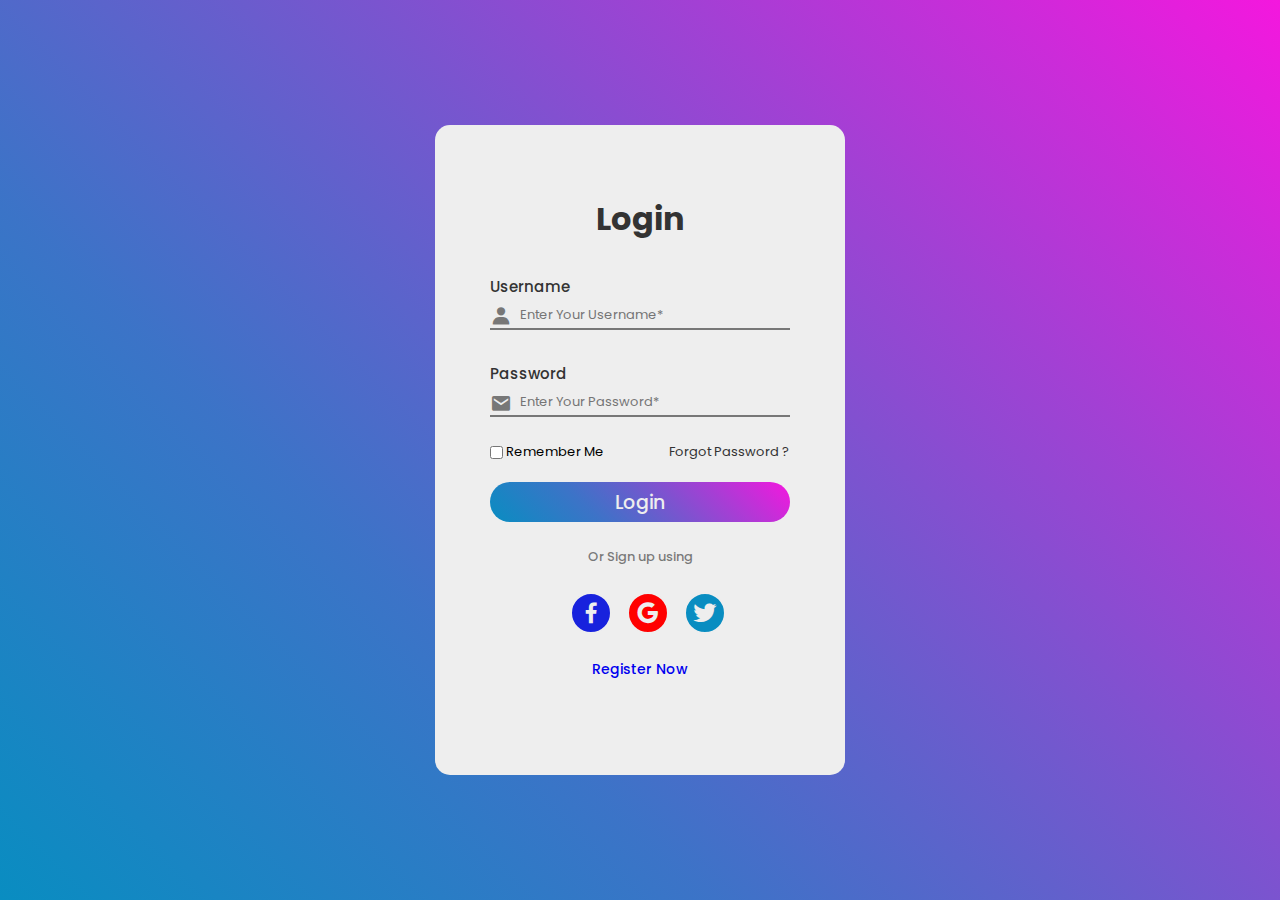
<file: Template 23/index.html>
<!DOCTYPE html>
<html lang="en">
<head>
    <meta charset="UTF-8">
    <meta name="viewport" content="width=device-width, initial-scale=1.0">
    <title>HASH TECHIE OFFICIAL</title>
    <link rel="stylesheet" href="style.css">
    <link href='https://unpkg.com/boxicons@2.1.4/css/boxicons.min.css' rel='stylesheet'>
</head>
<body>
    <div class="container">
        <div class="Form login-form">
        <h2>Login</h2>
        <form action="#">
            <div class="input-box">
                <i class='bx bxs-user'></i>
                <label for="#">Username</label>
                <input type="text" placeholder="Enter Your Username*">
               
               
            </div>
            <div class="input-box">
                <i class='bx bxs-envelope' ></i>
                <input type="text" placeholder="Enter Your Password*">
                <label for="#">Password</label>
              
            </div>
            <div class="forgot-section">
                <span><input type="checkbox" name="" id="checked">Remember Me</span>
                <span><a href="#">Forgot Password ?</a></span>
            </div>
            <button class="btn">Login</button>
        </form>
        <p>Or Sign up using</p>
        <div class="social-media">
            <i class='bx bxl-facebook'></i>
            <i class='bx bxl-google'></i>
            <i class='bx bxl-twitter'></i>
        </div>
        <p class="RegisteBtn RegiBtn"><a href="#">Register Now</a></p>
    </div>
    <div class="Form Register-form">
        <h2>Register</h2>
        <form action="#">
            <div class="input-box">
                <i class='bx bxs-user'></i>
                <label for="#">Username</label>
                <input type="text" placeholder="Enter Your Username*">
               
               
            </div>
            <div class="input-box">
                <i class='bx bxs-envelope' ></i>
                <input type="text" placeholder="Enter Your Password*">
                <label for="#">Password</label>
            </div>
            <div class="input-box">
                <i class='bx bxs-envelope' ></i>
                <input type="text" placeholder="Enter Your Password*">
                <label for="#">Confirm Password</label>
            </div>
            <div class="forgot-section">
                <span><input type="checkbox" name="" id="checked">Remember Me</span>
                <span><a href="#">Forgot Password ?</a></span>
            </div>
            <button class="btn" class="loginBtn">Register</button>
        </form>
        <p>Or Sign up using</p>
        <div class="social-media">
            <i class='bx bxl-facebook'></i>
            <i class='bx bxl-google'></i>
            <i class='bx bxl-twitter'></i>
        </div>
        <p class="LoginBtn"><a href="#">Login Now</a></p>
    </div>
</div>
<script>
    const container=document.querySelector(".container") ;
    const loginForm=document.querySelector('.login-form')
    const RegisterForm=document.querySelector('.Register-form');
    const RegiBtn=document.querySelector('.RegiBtn');
    const LoginBtn=document.querySelector('.LoginBtn');
    RegiBtn.addEventListener('click',()=>{
        RegisterForm.classList.add('active');
        loginForm.classList.add('active')
    })
    LoginBtn.addEventListener('click',()=>{
        RegisterForm.classList.remove('active');
        loginForm.classList.remove('active')
    })
</script>
</body>
</html>
</file>
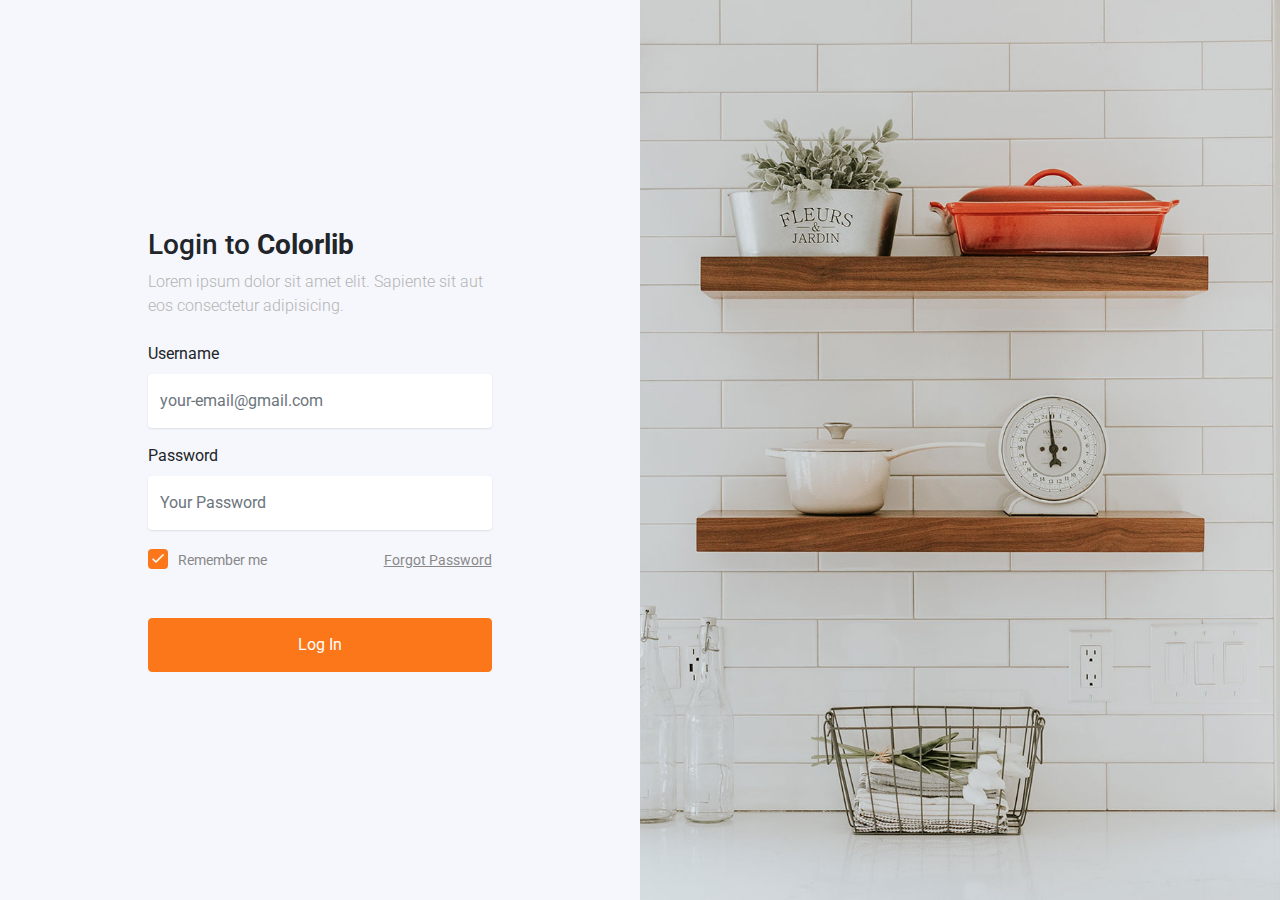
<file: Template 3/index.html>
<!doctype html>
<html lang="en">
  <head>
    <!-- Required meta tags -->
    <meta charset="utf-8">
    <meta name="viewport" content="width=device-width, initial-scale=1, shrink-to-fit=no">
    <link href="https://fonts.googleapis.com/css?family=Roboto:300,400&display=swap" rel="stylesheet">

    <link rel="stylesheet" href="fonts/icomoon/style.css">

    <link rel="stylesheet" href="css/owl.carousel.min.css">

    <!-- Bootstrap CSS -->
    <link rel="stylesheet" href="css/bootstrap.min.css">
    
    <!-- Style -->
    <link rel="stylesheet" href="css/style.css">

    <title>Login #2</title>
  </head>
  <body>
  

  <div class="d-lg-flex half">
    <div class="bg order-1 order-md-2" style="background-image: url('images/bg_1.jpg');"></div>
    <div class="contents order-2 order-md-1">

      <div class="container">
        <div class="row align-items-center justify-content-center">
          <div class="col-md-7">
            <h3>Login to <strong>Colorlib</strong></h3>
            <p class="mb-4">Lorem ipsum dolor sit amet elit. Sapiente sit aut eos consectetur adipisicing.</p>
            <form action="#" method="post">
              <div class="form-group first">
                <label for="username">Username</label>
                <input type="text" class="form-control" placeholder="your-email@gmail.com" id="username">
              </div>
              <div class="form-group last mb-3">
                <label for="password">Password</label>
                <input type="password" class="form-control" placeholder="Your Password" id="password">
              </div>
              
              <div class="d-flex mb-5 align-items-center">
                <label class="control control--checkbox mb-0"><span class="caption">Remember me</span>
                  <input type="checkbox" checked="checked"/>
                  <div class="control__indicator"></div>
                </label>
                <span class="ml-auto"><a href="#" class="forgot-pass">Forgot Password</a></span> 
              </div>

              <input type="submit" value="Log In" class="btn btn-block btn-primary">

            </form>
          </div>
        </div>
      </div>
    </div>

    
  </div>
    
    

    <script src="js/jquery-3.3.1.min.js"></script>
    <script src="js/popper.min.js"></script>
    <script src="js/bootstrap.min.js"></script>
    <script src="js/main.js"></script>
  </body>
</html>
</file>
<file: Template 1/style.css>
@import url('https://fonts.googleapis.com/css?family=Poppins:200,300,400,500,600,700,800,900&display=swap');
body{
     cursor:url([data-uri]), auto;
}
*
{
    margin: 0;
    padding: 0;
    box-sizing: border-box;
    font-family: 'Poppins', sans-serif;

}
section
{
    position: relative;
    display: flex;
    justify-content: center;
    align-items: center;
    width: 100%;
    height: 100vh;
    overflow: hidden;
}

section .bg
{
    position: absolute;
    top: 0;
    left: 0;
    width: 100%;
    height: 100%;
    object-fit: cover;
    pointer-events: none;


}
section .trees
{
   
    position: absolute;
    top: 0;
    left: 0;
    width: 100%;
    height: 100%;
    object-fit: cover;
    z-index: 100;
    pointer-events: none;


}
section .girl
{
  position: absolute;
  scale: 0.65;
  animation: animateGirl 40s linear infinite;
  pointer-events: none;
}
@keyframes animateGirl
{
    0%
    {
        transform: translateX(calc(100% + 100vw));
    }
    50%
    {
        transform: translateX(calc(-100% - 100vw));
    }
    50.01%
    {
        transform: translateX(calc(-100% - 100vw))
        rotateY(180deg);
    }
    100%
    {
        transform: translateX(calc(100% + 100vw))
        rotateY(180deg);
    }
}

.login
{
    position: relative;
    padding: 60px;
    background: rgba(225, 225, 225, 0.25);
    backdrop-filter: blur(15px);
    border: 1px solid #fff;
    border-bottom: 1px solid rgba(225, 225, 225, 0.5);
    border-right: 1px solid rgba(225, 225, 225, 0.5);
    border-radius: 20px;
    width: 500px;
    display: flex;
    flex-direction: column;
    gap: 30px;
    box-shadow: 0px 25px 50px rgba(0,0,0,1)
}

.login h2
{
    position: relative;
    width: 100%;
    text-align: center;
    font-size:2.5em;
    font-weight: 600;
    color: #8f2c24;
    margin-bottom:10px;

}

.login .inputBox
{
    position: relative;

}
.login .inputBox input
{
    position: relative;
    width: 100%;
    padding: 15px 20px;
    outline:none;
    font-size: 1.25em;
    color:rgba(236, 0, 177, 0.956);
    border-radius: 5px;
    background: #fff;
    border:none;
    margin-bottom: 30px;
}
.login .inputBox ::placeholder
{
    color: #8f2c24;
}
.login .inputBox #btn
{
    position: relative;
    border: none;
    outline: none;
    background:#8f2c24;
    color: #fff;
    cursor: pointer;
    font-size: 1.25em;
    font-weight: 500;
    transition: 0.5s;
}


.login .inputBox #btn:hover
{
    background:#d64c42;
}
.login .group
{
    display: flex;
    justify-content: space-between;

}
.login .group a
{
    font-size:1.25em;
    color: #8f2c24;
    font-weight: 500;
    text-decoration: none;
}

.login .group a:nth-child(2)
{
    text-decoration: underline;

}

.leaves
{
    position: absolute;
    width: 100%;
    height: 100vh;
    overflow: hidden;
    display: flex;
    justify-content: center;
    align-items: center;
    z-index: 1;
    pointer-events: none;

}
.leaves .set
{
    position: absolute;
    width:100%;
    height: 100%;
    top: 0;
    left: 0;
    pointer-events: none;

}
.leaves .set div
{
    position: absolute;
    display: block;

}

.leaves .set div:nth-child(1)
{
    left: 20%;
    animation: animate 20s linear infinite;

}

.leaves .set div:nth-child(2)
{
    left: 50%;
    animation: animate 14s linear infinite;
    
}

.leaves .set div:nth-child(3)
{
    left: 70%;
    animation: animate 12s linear infinite;
    
}

.leaves .set div:nth-child(4)
{
    left: 5%;
    animation: animate 15s linear infinite;
    
}

.leaves .set div:nth-child(5)
{
    left: 85%;
    animation: animate 18s linear infinite;
    
}

.leaves .set div:nth-child(6)
{
    left: 90%;
    animation: animate 12s linear infinite;
    
}

.leaves .set div:nth-child(7)
{
    left: 15%;
    animation: animate 14s linear infinite;
    
}

.leaves .set div:nth-child(8)
{
    left: 60%;
    animation: animate 15s linear infinite;
    
}

@keyframes animate
 {
    0%
    {
        opacity: 0;
        top: -10%;
        transform: translateX(20px) rotate(0deg);

    }

    10%
    {
        opacity: 1;
    }
           
    20%
    {
        transform: translateX(-20px) rotate(45deg);
    }
            
    40%
    {
        transform: translateX(-20px) rotate(90deg);
    }
            
    60%
    {
        transform: translateX(20px) rotate(180deg);
    }
            
    80%
    {
        transform: translateX(-20px) rotate(45deg);
    }

    100%
    {    
        top: 110%;
        transform: translateX(20px) rotate(225deg);
    }
}
</file>
<file: Template 11/css/util.css>
/*[ FONT SIZE ]
///////////////////////////////////////////////////////////
*/
.fs-1 {font-size: 1px;}
.fs-2 {font-size: 2px;}
.fs-3 {font-size: 3px;}
.fs-4 {font-size: 4px;}
.fs-5 {font-size: 5px;}
.fs-6 {font-size: 6px;}
.fs-7 {font-size: 7px;}
.fs-8 {font-size: 8px;}
.fs-9 {font-size: 9px;}
.fs-10 {font-size: 10px;}
.fs-11 {font-size: 11px;}
.fs-12 {font-size: 12px;}
.fs-13 {font-size: 13px;}
.fs-14 {font-size: 14px;}
.fs-15 {font-size: 15px;}
.fs-16 {font-size: 16px;}
.fs-17 {font-size: 17px;}
.fs-18 {font-size: 18px;}
.fs-19 {font-size: 19px;}
.fs-20 {font-size: 20px;}
.fs-21 {font-size: 21px;}
.fs-22 {font-size: 22px;}
.fs-23 {font-size: 23px;}
.fs-24 {font-size: 24px;}
.fs-25 {font-size: 25px;}
.fs-26 {font-size: 26px;}
.fs-27 {font-size: 27px;}
.fs-28 {font-size: 28px;}
.fs-29 {font-size: 29px;}
.fs-30 {font-size: 30px;}
.fs-31 {font-size: 31px;}
.fs-32 {font-size: 32px;}
.fs-33 {font-size: 33px;}
.fs-34 {font-size: 34px;}
.fs-35 {font-size: 35px;}
.fs-36 {font-size: 36px;}
.fs-37 {font-size: 37px;}
.fs-38 {font-size: 38px;}
.fs-39 {font-size: 39px;}
.fs-40 {font-size: 40px;}
.fs-41 {font-size: 41px;}
.fs-42 {font-size: 42px;}
.fs-43 {font-size: 43px;}
.fs-44 {font-size: 44px;}
.fs-45 {font-size: 45px;}
.fs-46 {font-size: 46px;}
.fs-47 {font-size: 47px;}
.fs-48 {font-size: 48px;}
.fs-49 {font-size: 49px;}
.fs-50 {font-size: 50px;}
.fs-51 {font-size: 51px;}
.fs-52 {font-size: 52px;}
.fs-53 {font-size: 53px;}
.fs-54 {font-size: 54px;}
.fs-55 {font-size: 55px;}
.fs-56 {font-size: 56px;}
.fs-57 {font-size: 57px;}
.fs-58 {font-size: 58px;}
.fs-59 {font-size: 59px;}
.fs-60 {font-size: 60px;}
.fs-61 {font-size: 61px;}
.fs-62 {font-size: 62px;}
.fs-63 {font-size: 63px;}
.fs-64 {font-size: 64px;}
.fs-65 {font-size: 65px;}
.fs-66 {font-size: 66px;}
.fs-67 {font-size: 67px;}
.fs-68 {font-size: 68px;}
.fs-69 {font-size: 69px;}
.fs-70 {font-size: 70px;}
.fs-71 {font-size: 71px;}
.fs-72 {font-size: 72px;}
.fs-73 {font-size: 73px;}
.fs-74 {font-size: 74px;}
.fs-75 {font-size: 75px;}
.fs-76 {font-size: 76px;}
.fs-77 {font-size: 77px;}
.fs-78 {font-size: 78px;}
.fs-79 {font-size: 79px;}
.fs-80 {font-size: 80px;}
.fs-81 {font-size: 81px;}
.fs-82 {font-size: 82px;}
.fs-83 {font-size: 83px;}
.fs-84 {font-size: 84px;}
.fs-85 {font-size: 85px;}
.fs-86 {font-size: 86px;}
.fs-87 {font-size: 87px;}
.fs-88 {font-size: 88px;}
.fs-89 {font-size: 89px;}
.fs-90 {font-size: 90px;}
.fs-91 {font-size: 91px;}
.fs-92 {font-size: 92px;}
.fs-93 {font-size: 93px;}
.fs-94 {font-size: 94px;}
.fs-95 {font-size: 95px;}
.fs-96 {font-size: 96px;}
.fs-97 {font-size: 97px;}
.fs-98 {font-size: 98px;}
.fs-99 {font-size: 99px;}
.fs-100 {font-size: 100px;}
.fs-101 {font-size: 101px;}
.fs-102 {font-size: 102px;}
.fs-103 {font-size: 103px;}
.fs-104 {font-size: 104px;}
.fs-105 {font-size: 105px;}
.fs-106 {font-size: 106px;}
.fs-107 {font-size: 107px;}
.fs-108 {font-size: 108px;}
.fs-109 {font-size: 109px;}
.fs-110 {font-size: 110px;}
.fs-111 {font-size: 111px;}
.fs-112 {font-size: 112px;}
.fs-113 {font-size: 113px;}
.fs-114 {font-size: 114px;}
.fs-115 {font-size: 115px;}
.fs-116 {font-size: 116px;}
.fs-117 {font-size: 117px;}
.fs-118 {font-size: 118px;}
.fs-119 {font-size: 119px;}
.fs-120 {font-size: 120px;}
.fs-121 {font-size: 121px;}
.fs-122 {font-size: 122px;}
.fs-123 {font-size: 123px;}
.fs-124 {font-size: 124px;}
.fs-125 {font-size: 125px;}
.fs-126 {font-size: 126px;}
.fs-127 {font-size: 127px;}
.fs-128 {font-size: 128px;}
.fs-129 {font-size: 129px;}
.fs-130 {font-size: 130px;}
.fs-131 {font-size: 131px;}
.fs-132 {font-size: 132px;}
.fs-133 {font-size: 133px;}
.fs-134 {font-size: 134px;}
.fs-135 {font-size: 135px;}
.fs-136 {font-size: 136px;}
.fs-137 {font-size: 137px;}
.fs-138 {font-size: 138px;}
.fs-139 {font-size: 139px;}
.fs-140 {font-size: 140px;}
.fs-141 {font-size: 141px;}
.fs-142 {font-size: 142px;}
.fs-143 {font-size: 143px;}
.fs-144 {font-size: 144px;}
.fs-145 {font-size: 145px;}
.fs-146 {font-size: 146px;}
.fs-147 {font-size: 147px;}
.fs-148 {font-size: 148px;}
.fs-149 {font-size: 149px;}
.fs-150 {font-size: 150px;}
.fs-151 {font-size: 151px;}
.fs-152 {font-size: 152px;}
.fs-153 {font-size: 153px;}
.fs-154 {font-size: 154px;}
.fs-155 {font-size: 155px;}
.fs-156 {font-size: 156px;}
.fs-157 {font-size: 157px;}
.fs-158 {font-size: 158px;}
.fs-159 {font-size: 159px;}
.fs-160 {font-size: 160px;}
.fs-161 {font-size: 161px;}
.fs-162 {font-size: 162px;}
.fs-163 {font-size: 163px;}
.fs-164 {font-size: 164px;}
.fs-165 {font-size: 165px;}
.fs-166 {font-size: 166px;}
.fs-167 {font-size: 167px;}
.fs-168 {font-size: 168px;}
.fs-169 {font-size: 169px;}
.fs-170 {font-size: 170px;}
.fs-171 {font-size: 171px;}
.fs-172 {font-size: 172px;}
.fs-173 {font-size: 173px;}
.fs-174 {font-size: 174px;}
.fs-175 {font-size: 175px;}
.fs-176 {font-size: 176px;}
.fs-177 {font-size: 177px;}
.fs-178 {font-size: 178px;}
.fs-179 {font-size: 179px;}
.fs-180 {font-size: 180px;}
.fs-181 {font-size: 181px;}
.fs-182 {font-size: 182px;}
.fs-183 {font-size: 183px;}
.fs-184 {font-size: 184px;}
.fs-185 {font-size: 185px;}
.fs-186 {font-size: 186px;}
.fs-187 {font-size: 187px;}
.fs-188 {font-size: 188px;}
.fs-189 {font-size: 189px;}
.fs-190 {font-size: 190px;}
.fs-191 {font-size: 191px;}
.fs-192 {font-size: 192px;}
.fs-193 {font-size: 193px;}
.fs-194 {font-size: 194px;}
.fs-195 {font-size: 195px;}
.fs-196 {font-size: 196px;}
.fs-197 {font-size: 197px;}
.fs-198 {font-size: 198px;}
.fs-199 {font-size: 199px;}
.fs-200 {font-size: 200px;}

/*[ PADDING ]
///////////////////////////////////////////////////////////
*/
.p-t-0 {padding-top: 0px;}
.p-t-1 {padding-top: 1px;}
.p-t-2 {padding-top: 2px;}
.p-t-3 {padding-top: 3px;}
.p-t-4 {padding-top: 4px;}
.p-t-5 {padding-top: 5px;}
.p-t-6 {padding-top: 6px;}
.p-t-7 {padding-top: 7px;}
.p-t-8 {padding-top: 8px;}
.p-t-9 {padding-top: 9px;}
.p-t-10 {padding-top: 10px;}
.p-t-11 {padding-top: 11px;}
.p-t-12 {padding-top: 12px;}
.p-t-13 {padding-top: 13px;}
.p-t-14 {padding-top: 14px;}
.p-t-15 {padding-top: 15px;}
.p-t-16 {padding-top: 16px;}
.p-t-17 {padding-top: 17px;}
.p-t-18 {padding-top: 18px;}
.p-t-19 {padding-top: 19px;}
.p-t-20 {padding-top: 20px;}
.p-t-21 {padding-top: 21px;}
.p-t-22 {padding-top: 22px;}
.p-t-23 {padding-top: 23px;}
.p-t-24 {padding-top: 24px;}
.p-t-25 {padding-top: 25px;}
.p-t-26 {padding-top: 26px;}
.p-t-27 {padding-top: 27px;}
.p-t-28 {padding-top: 28px;}
.p-t-29 {padding-top: 29px;}
.p-t-30 {padding-top: 30px;}
.p-t-31 {padding-top: 31px;}
.p-t-32 {padding-top: 32px;}
.p-t-33 {padding-top: 33px;}
.p-t-34 {padding-top: 34px;}
.p-t-35 {padding-top: 35px;}
.p-t-36 {padding-top: 36px;}
.p-t-37 {padding-top: 37px;}
.p-t-38 {padding-top: 38px;}
.p-t-39 {padding-top: 39px;}
.p-t-40 {padding-top: 40px;}
.p-t-41 {padding-top: 41px;}
.p-t-42 {padding-top: 42px;}
.p-t-43 {padding-top: 43px;}
.p-t-44 {padding-top: 44px;}
.p-t-45 {padding-top: 45px;}
.p-t-46 {padding-top: 46px;}
.p-t-47 {padding-top: 47px;}
.p-t-48 {padding-top: 48px;}
.p-t-49 {padding-top: 49px;}
.p-t-50 {padding-top: 50px;}
.p-t-51 {padding-top: 51px;}
.p-t-52 {padding-top: 52px;}
.p-t-53 {padding-top: 53px;}
.p-t-54 {padding-top: 54px;}
.p-t-55 {padding-top: 55px;}
.p-t-56 {padding-top: 56px;}
.p-t-57 {padding-top: 57px;}
.p-t-58 {padding-top: 58px;}
.p-t-59 {padding-top: 59px;}
.p-t-60 {padding-top: 60px;}
.p-t-61 {padding-top: 61px;}
.p-t-62 {padding-top: 62px;}
.p-t-63 {padding-top: 63px;}
.p-t-64 {padding-top: 64px;}
.p-t-65 {padding-top: 65px;}
.p-t-66 {padding-top: 66px;}
.p-t-67 {padding-top: 67px;}
.p-t-68 {padding-top: 68px;}
.p-t-69 {padding-top: 69px;}
.p-t-70 {padding-top: 70px;}
.p-t-71 {padding-top: 71px;}
.p-t-72 {padding-top: 72px;}
.p-t-73 {padding-top: 73px;}
.p-t-74 {padding-top: 74px;}
.p-t-75 {padding-top: 75px;}
.p-t-76 {padding-top: 76px;}
.p-t-77 {padding-top: 77px;}
.p-t-78 {padding-top: 78px;}
.p-t-79 {padding-top: 79px;}
.p-t-80 {padding-top: 80px;}
.p-t-81 {padding-top: 81px;}
.p-t-82 {padding-top: 82px;}
.p-t-83 {padding-top: 83px;}
.p-t-84 {padding-top: 84px;}
.p-t-85 {padding-top: 85px;}
.p-t-86 {padding-top: 86px;}
.p-t-87 {padding-top: 87px;}
.p-t-88 {padding-top: 88px;}
.p-t-89 {padding-top: 89px;}
.p-t-90 {padding-top: 90px;}
.p-t-91 {padding-top: 91px;}
.p-t-92 {padding-top: 92px;}
.p-t-93 {padding-top: 93px;}
.p-t-94 {padding-top: 94px;}
.p-t-95 {padding-top: 95px;}
.p-t-96 {padding-top: 96px;}
.p-t-97 {padding-top: 97px;}
.p-t-98 {padding-top: 98px;}
.p-t-99 {padding-top: 99px;}
.p-t-100 {padding-top: 100px;}
.p-t-101 {padding-top: 101px;}
.p-t-102 {padding-top: 102px;}
.p-t-103 {padding-top: 103px;}
.p-t-104 {padding-top: 104px;}
.p-t-105 {padding-top: 105px;}
.p-t-106 {padding-top: 106px;}
.p-t-107 {padding-top: 107px;}
.p-t-108 {padding-top: 108px;}
.p-t-109 {padding-top: 109px;}
.p-t-110 {padding-top: 110px;}
.p-t-111 {padding-top: 111px;}
.p-t-112 {padding-top: 112px;}
.p-t-113 {padding-top: 113px;}
.p-t-114 {padding-top: 114px;}
.p-t-115 {padding-top: 115px;}
.p-t-116 {padding-top: 116px;}
.p-t-117 {padding-top: 117px;}
.p-t-118 {padding-top: 118px;}
.p-t-119 {padding-top: 119px;}
.p-t-120 {padding-top: 120px;}
.p-t-121 {padding-top: 121px;}
.p-t-122 {padding-top: 122px;}
.p-t-123 {padding-top: 123px;}
.p-t-124 {padding-top: 124px;}
.p-t-125 {padding-top: 125px;}
.p-t-126 {padding-top: 126px;}
.p-t-127 {padding-top: 127px;}
.p-t-128 {padding-top: 128px;}
.p-t-129 {padding-top: 129px;}
.p-t-130 {padding-top: 130px;}
.p-t-131 {padding-top: 131px;}
.p-t-132 {padding-top: 132px;}
.p-t-133 {padding-top: 133px;}
.p-t-134 {padding-top: 134px;}
.p-t-135 {padding-top: 135px;}
.p-t-136 {padding-top: 136px;}
.p-t-137 {padding-top: 137px;}
.p-t-138 {padding-top: 138px;}
.p-t-139 {padding-top: 139px;}
.p-t-140 {padding-top: 140px;}
.p-t-141 {padding-top: 141px;}
.p-t-142 {padding-top: 142px;}
.p-t-143 {padding-top: 143px;}
.p-t-144 {padding-top: 144px;}
.p-t-145 {padding-top: 145px;}
.p-t-146 {padding-top: 146px;}
.p-t-147 {padding-top: 147px;}
.p-t-148 {padding-top: 148px;}
.p-t-149 {padding-top: 149px;}
.p-t-150 {padding-top: 150px;}
.p-t-151 {padding-top: 151px;}
.p-t-152 {padding-top: 152px;}
.p-t-153 {padding-top: 153px;}
.p-t-154 {padding-top: 154px;}
.p-t-155 {padding-top: 155px;}
.p-t-156 {padding-top: 156px;}
.p-t-157 {padding-top: 157px;}
.p-t-158 {padding-top: 158px;}
.p-t-159 {padding-top: 159px;}
.p-t-160 {padding-top: 160px;}
.p-t-161 {padding-top: 161px;}
.p-t-162 {padding-top: 162px;}
.p-t-163 {padding-top: 163px;}
.p-t-164 {padding-top: 164px;}
.p-t-165 {padding-top: 165px;}
.p-t-166 {padding-top: 166px;}
.p-t-167 {padding-top: 167px;}
.p-t-168 {padding-top: 168px;}
.p-t-169 {padding-top: 169px;}
.p-t-170 {padding-top: 170px;}
.p-t-171 {padding-top: 171px;}
.p-t-172 {padding-top: 172px;}
.p-t-173 {padding-top: 173px;}
.p-t-174 {padding-top: 174px;}
.p-t-175 {padding-top: 175px;}
.p-t-176 {padding-top: 176px;}
.p-t-177 {padding-top: 177px;}
.p-t-178 {padding-top: 178px;}
.p-t-179 {padding-top: 179px;}
.p-t-180 {padding-top: 180px;}
.p-t-181 {padding-top: 181px;}
.p-t-182 {padding-top: 182px;}
.p-t-183 {padding-top: 183px;}
.p-t-184 {padding-top: 184px;}
.p-t-185 {padding-top: 185px;}
.p-t-186 {padding-top: 186px;}
.p-t-187 {padding-top: 187px;}
.p-t-188 {padding-top: 188px;}
.p-t-189 {padding-top: 189px;}
.p-t-190 {padding-top: 190px;}
.p-t-191 {padding-top: 191px;}
.p-t-192 {padding-top: 192px;}
.p-t-193 {padding-top: 193px;}
.p-t-194 {padding-top: 194px;}
.p-t-195 {padding-top: 195px;}
.p-t-196 {padding-top: 196px;}
.p-t-197 {padding-top: 197px;}
.p-t-198 {padding-top: 198px;}
.p-t-199 {padding-top: 199px;}
.p-t-200 {padding-top: 200px;}
.p-t-201 {padding-top: 201px;}
.p-t-202 {padding-top: 202px;}
.p-t-203 {padding-top: 203px;}
.p-t-204 {padding-top: 204px;}
.p-t-205 {padding-top: 205px;}
.p-t-206 {padding-top: 206px;}
.p-t-207 {padding-top: 207px;}
.p-t-208 {padding-top: 208px;}
.p-t-209 {padding-top: 209px;}
.p-t-210 {padding-top: 210px;}
.p-t-211 {padding-top: 211px;}
.p-t-212 {padding-top: 212px;}
.p-t-213 {padding-top: 213px;}
.p-t-214 {padding-top: 214px;}
.p-t-215 {padding-top: 215px;}
.p-t-216 {padding-top: 216px;}
.p-t-217 {padding-top: 217px;}
.p-t-218 {padding-top: 218px;}
.p-t-219 {padding-top: 219px;}
.p-t-220 {padding-top: 220px;}
.p-t-221 {padding-top: 221px;}
.p-t-222 {padding-top: 222px;}
.p-t-223 {padding-top: 223px;}
.p-t-224 {padding-top: 224px;}
.p-t-225 {padding-top: 225px;}
.p-t-226 {padding-top: 226px;}
.p-t-227 {padding-top: 227px;}
.p-t-228 {padding-top: 228px;}
.p-t-229 {padding-top: 229px;}
.p-t-230 {padding-top: 230px;}
.p-t-231 {padding-top: 231px;}
.p-t-232 {padding-top: 232px;}
.p-t-233 {padding-top: 233px;}
.p-t-234 {padding-top: 234px;}
.p-t-235 {padding-top: 235px;}
.p-t-236 {padding-top: 236px;}
.p-t-237 {padding-top: 237px;}
.p-t-238 {padding-top: 238px;}
.p-t-239 {padding-top: 239px;}
.p-t-240 {padding-top: 240px;}
.p-t-241 {padding-top: 241px;}
.p-t-242 {padding-top: 242px;}
.p-t-243 {padding-top: 243px;}
.p-t-244 {padding-top: 244px;}
.p-t-245 {padding-top: 245px;}
.p-t-246 {padding-top: 246px;}
.p-t-247 {padding-top: 247px;}
.p-t-248 {padding-top: 248px;}
.p-t-249 {padding-top: 249px;}
.p-t-250 {padding-top: 250px;}
.p-b-0 {padding-bottom: 0px;}
.p-b-1 {padding-bottom: 1px;}
.p-b-2 {padding-bottom: 2px;}
.p-b-3 {padding-bottom: 3px;}
.p-b-4 {padding-bottom: 4px;}
.p-b-5 {padding-bottom: 5px;}
.p-b-6 {padding-bottom: 6px;}
.p-b-7 {padding-bottom: 7px;}
.p-b-8 {padding-bottom: 8px;}
.p-b-9 {padding-bottom: 9px;}
.p-b-10 {padding-bottom: 10px;}
.p-b-11 {padding-bottom: 11px;}
.p-b-12 {padding-bottom: 12px;}
.p-b-13 {padding-bottom: 13px;}
.p-b-14 {padding-bottom: 14px;}
.p-b-15 {padding-bottom: 15px;}
.p-b-16 {padding-bottom: 16px;}
.p-b-17 {padding-bottom: 17px;}
.p-b-18 {padding-bottom: 18px;}
.p-b-19 {padding-bottom: 19px;}
.p-b-20 {padding-bottom: 20px;}
.p-b-21 {padding-bottom: 21px;}
.p-b-22 {padding-bottom: 22px;}
.p-b-23 {padding-bottom: 23px;}
.p-b-24 {padding-bottom: 24px;}
.p-b-25 {padding-bottom: 25px;}
.p-b-26 {padding-bottom: 26px;}
.p-b-27 {padding-bottom: 27px;}
.p-b-28 {padding-bottom: 28px;}
.p-b-29 {padding-bottom: 29px;}
.p-b-30 {padding-bottom: 30px;}
.p-b-31 {padding-bottom: 31px;}
.p-b-32 {padding-bottom: 32px;}
.p-b-33 {padding-bottom: 33px;}
.p-b-34 {padding-bottom: 34px;}
.p-b-35 {padding-bottom: 35px;}
.p-b-36 {padding-bottom: 36px;}
.p-b-37 {padding-bottom: 37px;}
.p-b-38 {padding-bottom: 38px;}
.p-b-39 {padding-bottom: 39px;}
.p-b-40 {padding-bottom: 40px;}
.p-b-41 {padding-bottom: 41px;}
.p-b-42 {padding-bottom: 42px;}
.p-b-43 {padding-bottom: 43px;}
.p-b-44 {padding-bottom: 44px;}
.p-b-45 {padding-bottom: 45px;}
.p-b-46 {padding-bottom: 46px;}
.p-b-47 {padding-bottom: 47px;}
.p-b-48 {padding-bottom: 48px;}
.p-b-49 {padding-bottom: 49px;}
.p-b-50 {padding-bottom: 50px;}
.p-b-51 {padding-bottom: 51px;}
.p-b-52 {padding-bottom: 52px;}
.p-b-53 {padding-bottom: 53px;}
.p-b-54 {padding-bottom: 54px;}
.p-b-55 {padding-bottom: 55px;}
.p-b-56 {padding-bottom: 56px;}
.p-b-57 {padding-bottom: 57px;}
.p-b-58 {padding-bottom: 58px;}
.p-b-59 {padding-bottom: 59px;}
.p-b-60 {padding-bottom: 60px;}
.p-b-61 {padding-bottom: 61px;}
.p-b-62 {padding-bottom: 62px;}
.p-b-63 {padding-bottom: 63px;}
.p-b-64 {padding-bottom: 64px;}
.p-b-65 {padding-bottom: 65px;}
.p-b-66 {padding-bottom: 66px;}
.p-b-67 {padding-bottom: 67px;}
.p-b-68 {padding-bottom: 68px;}
.p-b-69 {padding-bottom: 69px;}
.p-b-70 {padding-bottom: 70px;}
.p-b-71 {padding-bottom: 71px;}
.p-b-72 {padding-bottom: 72px;}
.p-b-73 {padding-bottom: 73px;}
.p-b-74 {padding-bottom: 74px;}
.p-b-75 {padding-bottom: 75px;}
.p-b-76 {padding-bottom: 76px;}
.p-b-77 {padding-bottom: 77px;}
.p-b-78 {padding-bottom: 78px;}
.p-b-79 {padding-bottom: 79px;}
.p-b-80 {padding-bottom: 80px;}
.p-b-81 {padding-bottom: 81px;}
.p-b-82 {padding-bottom: 82px;}
.p-b-83 {padding-bottom: 83px;}
.p-b-84 {padding-bottom: 84px;}
.p-b-85 {padding-bottom: 85px;}
.p-b-86 {padding-bottom: 86px;}
.p-b-87 {padding-bottom: 87px;}
.p-b-88 {padding-bottom: 88px;}
.p-b-89 {padding-bottom: 89px;}
.p-b-90 {padding-bottom: 90px;}
.p-b-91 {padding-bottom: 91px;}
.p-b-92 {padding-bottom: 92px;}
.p-b-93 {padding-bottom: 93px;}
.p-b-94 {padding-bottom: 94px;}
.p-b-95 {padding-bottom: 95px;}
.p-b-96 {padding-bottom: 96px;}
.p-b-97 {padding-bottom: 97px;}
.p-b-98 {padding-bottom: 98px;}
.p-b-99 {padding-bottom: 99px;}
.p-b-100 {padding-bottom: 100px;}
.p-b-101 {padding-bottom: 101px;}
.p-b-102 {padding-bottom: 102px;}
.p-b-103 {padding-bottom: 103px;}
.p-b-104 {padding-bottom: 104px;}
.p-b-105 {padding-bottom: 105px;}
.p-b-106 {padding-bottom: 106px;}
.p-b-107 {padding-bottom: 107px;}
.p-b-108 {padding-bottom: 108px;}
.p-b-109 {padding-bottom: 109px;}
.p-b-110 {padding-bottom: 110px;}
.p-b-111 {padding-bottom: 111px;}
.p-b-112 {padding-bottom: 112px;}
.p-b-113 {padding-bottom: 113px;}
.p-b-114 {padding-bottom: 114px;}
.p-b-115 {padding-bottom: 115px;}
.p-b-116 {padding-bottom: 116px;}
.p-b-117 {padding-bottom: 117px;}
.p-b-118 {padding-bottom: 118px;}
.p-b-119 {padding-bottom: 119px;}
.p-b-120 {padding-bottom: 120px;}
.p-b-121 {padding-bottom: 121px;}
.p-b-122 {padding-bottom: 122px;}
.p-b-123 {padding-bottom: 123px;}
.p-b-124 {padding-bottom: 124px;}
.p-b-125 {padding-bottom: 125px;}
.p-b-126 {padding-bottom: 126px;}
.p-b-127 {padding-bottom: 127px;}
.p-b-128 {padding-bottom: 128px;}
.p-b-129 {padding-bottom: 129px;}
.p-b-130 {padding-bottom: 130px;}
.p-b-131 {padding-bottom: 131px;}
.p-b-132 {padding-bottom: 132px;}
.p-b-133 {padding-bottom: 133px;}
.p-b-134 {padding-bottom: 134px;}
.p-b-135 {padding-bottom: 135px;}
.p-b-136 {padding-bottom: 136px;}
.p-b-137 {padding-bottom: 137px;}
.p-b-138 {padding-bottom: 138px;}
.p-b-139 {padding-bottom: 139px;}
.p-b-140 {padding-bottom: 140px;}
.p-b-141 {padding-bottom: 141px;}
.p-b-142 {padding-bottom: 142px;}
.p-b-143 {padding-bottom: 143px;}
.p-b-144 {padding-bottom: 144px;}
.p-b-145 {padding-bottom: 145px;}
.p-b-146 {padding-bottom: 146px;}
.p-b-147 {padding-bottom: 147px;}
.p-b-148 {padding-bottom: 148px;}
.p-b-149 {padding-bottom: 149px;}
.p-b-150 {padding-bottom: 150px;}
.p-b-151 {padding-bottom: 151px;}
.p-b-152 {padding-bottom: 152px;}
.p-b-153 {padding-bottom: 153px;}
.p-b-154 {padding-bottom: 154px;}
.p-b-155 {padding-bottom: 155px;}
.p-b-156 {padding-bottom: 156px;}
.p-b-157 {padding-bottom: 157px;}
.p-b-158 {padding-bottom: 158px;}
.p-b-159 {padding-bottom: 159px;}
.p-b-160 {padding-bottom: 160px;}
.p-b-161 {padding-bottom: 161px;}
.p-b-162 {padding-bottom: 162px;}
.p-b-163 {padding-bottom: 163px;}
.p-b-164 {padding-bottom: 164px;}
.p-b-165 {padding-bottom: 165px;}
.p-b-166 {padding-bottom: 166px;}
.p-b-167 {padding-bottom: 167px;}
.p-b-168 {padding-bottom: 168px;}
.p-b-169 {padding-bottom: 169px;}
.p-b-170 {padding-bottom: 170px;}
.p-b-171 {padding-bottom: 171px;}
.p-b-172 {padding-bottom: 172px;}
.p-b-173 {padding-bottom: 173px;}
.p-b-174 {padding-bottom: 174px;}
.p-b-175 {padding-bottom: 175px;}
.p-b-176 {padding-bottom: 176px;}
.p-b-177 {padding-bottom: 177px;}
.p-b-178 {padding-bottom: 178px;}
.p-b-179 {padding-bottom: 179px;}
.p-b-180 {padding-bottom: 180px;}
.p-b-181 {padding-bottom: 181px;}
.p-b-182 {padding-bottom: 182px;}
.p-b-183 {padding-bottom: 183px;}
.p-b-184 {padding-bottom: 184px;}
.p-b-185 {padding-bottom: 185px;}
.p-b-186 {padding-bottom: 186px;}
.p-b-187 {padding-bottom: 187px;}
.p-b-188 {padding-bottom: 188px;}
.p-b-189 {padding-bottom: 189px;}
.p-b-190 {padding-bottom: 190px;}
.p-b-191 {padding-bottom: 191px;}
.p-b-192 {padding-bottom: 192px;}
.p-b-193 {padding-bottom: 193px;}
.p-b-194 {padding-bottom: 194px;}
.p-b-195 {padding-bottom: 195px;}
.p-b-196 {padding-bottom: 196px;}
.p-b-197 {padding-bottom: 197px;}
.p-b-198 {padding-bottom: 198px;}
.p-b-199 {padding-bottom: 199px;}
.p-b-200 {padding-bottom: 200px;}
.p-b-201 {padding-bottom: 201px;}
.p-b-202 {padding-bottom: 202px;}
.p-b-203 {padding-bottom: 203px;}
.p-b-204 {padding-bottom: 204px;}
.p-b-205 {padding-bottom: 205px;}
.p-b-206 {padding-bottom: 206px;}
.p-b-207 {padding-bottom: 207px;}
.p-b-208 {padding-bottom: 208px;}
.p-b-209 {padding-bottom: 209px;}
.p-b-210 {padding-bottom: 210px;}
.p-b-211 {padding-bottom: 211px;}
.p-b-212 {padding-bottom: 212px;}
.p-b-213 {padding-bottom: 213px;}
.p-b-214 {padding-bottom: 214px;}
.p-b-215 {padding-bottom: 215px;}
.p-b-216 {padding-bottom: 216px;}
.p-b-217 {padding-bottom: 217px;}
.p-b-218 {padding-bottom: 218px;}
.p-b-219 {padding-bottom: 219px;}
.p-b-220 {padding-bottom: 220px;}
.p-b-221 {padding-bottom: 221px;}
.p-b-222 {padding-bottom: 222px;}
.p-b-223 {padding-bottom: 223px;}
.p-b-224 {padding-bottom: 224px;}
.p-b-225 {padding-bottom: 225px;}
.p-b-226 {padding-bottom: 226px;}
.p-b-227 {padding-bottom: 227px;}
.p-b-228 {padding-bottom: 228px;}
.p-b-229 {padding-bottom: 229px;}
.p-b-230 {padding-bottom: 230px;}
.p-b-231 {padding-bottom: 231px;}
.p-b-232 {padding-bottom: 232px;}
.p-b-233 {padding-bottom: 233px;}
.p-b-234 {padding-bottom: 234px;}
.p-b-235 {padding-bottom: 235px;}
.p-b-236 {padding-bottom: 236px;}
.p-b-237 {padding-bottom: 237px;}
.p-b-238 {padding-bottom: 238px;}
.p-b-239 {padding-bottom: 239px;}
.p-b-240 {padding-bottom: 240px;}
.p-b-241 {padding-bottom: 241px;}
.p-b-242 {padding-bottom: 242px;}
.p-b-243 {padding-bottom: 243px;}
.p-b-244 {padding-bottom: 244px;}
.p-b-245 {padding-bottom: 245px;}
.p-b-246 {padding-bottom: 246px;}
.p-b-247 {padding-bottom: 247px;}
.p-b-248 {padding-bottom: 248px;}
.p-b-249 {padding-bottom: 249px;}
.p-b-250 {padding-bottom: 250px;}
.p-l-0 {padding-left: 0px;}
.p-l-1 {padding-left: 1px;}
.p-l-2 {padding-left: 2px;}
.p-l-3 {padding-left: 3px;}
.p-l-4 {padding-left: 4px;}
.p-l-5 {padding-left: 5px;}
.p-l-6 {padding-left: 6px;}
.p-l-7 {padding-left: 7px;}
.p-l-8 {padding-left: 8px;}
.p-l-9 {padding-left: 9px;}
.p-l-10 {padding-left: 10px;}
.p-l-11 {padding-left: 11px;}
.p-l-12 {padding-left: 12px;}
.p-l-13 {padding-left: 13px;}
.p-l-14 {padding-left: 14px;}
.p-l-15 {padding-left: 15px;}
.p-l-16 {padding-left: 16px;}
.p-l-17 {padding-left: 17px;}
.p-l-18 {padding-left: 18px;}
.p-l-19 {padding-left: 19px;}
.p-l-20 {padding-left: 20px;}
.p-l-21 {padding-left: 21px;}
.p-l-22 {padding-left: 22px;}
.p-l-23 {padding-left: 23px;}
.p-l-24 {padding-left: 24px;}
.p-l-25 {padding-left: 25px;}
.p-l-26 {padding-left: 26px;}
.p-l-27 {padding-left: 27px;}
.p-l-28 {padding-left: 28px;}
.p-l-29 {padding-left: 29px;}
.p-l-30 {padding-left: 30px;}
.p-l-31 {padding-left: 31px;}
.p-l-32 {padding-left: 32px;}
.p-l-33 {padding-left: 33px;}
.p-l-34 {padding-left: 34px;}
.p-l-35 {padding-left: 35px;}
.p-l-36 {padding-left: 36px;}
.p-l-37 {padding-left: 37px;}
.p-l-38 {padding-left: 38px;}
.p-l-39 {padding-left: 39px;}
.p-l-40 {padding-left: 40px;}
.p-l-41 {padding-left: 41px;}
.p-l-42 {padding-left: 42px;}
.p-l-43 {padding-left: 43px;}
.p-l-44 {padding-left: 44px;}
.p-l-45 {padding-left: 45px;}
.p-l-46 {padding-left: 46px;}
.p-l-47 {padding-left: 47px;}
.p-l-48 {padding-left: 48px;}
.p-l-49 {padding-left: 49px;}
.p-l-50 {padding-left: 50px;}
.p-l-51 {padding-left: 51px;}
.p-l-52 {padding-left: 52px;}
.p-l-53 {padding-left: 53px;}
.p-l-54 {padding-left: 54px;}
.p-l-55 {padding-left: 55px;}
.p-l-56 {padding-left: 56px;}
.p-l-57 {padding-left: 57px;}
.p-l-58 {padding-left: 58px;}
.p-l-59 {padding-left: 59px;}
.p-l-60 {padding-left: 60px;}
.p-l-61 {padding-left: 61px;}
.p-l-62 {padding-left: 62px;}
.p-l-63 {padding-left: 63px;}
.p-l-64 {padding-left: 64px;}
.p-l-65 {padding-left: 65px;}
.p-l-66 {padding-left: 66px;}
.p-l-67 {padding-left: 67px;}
.p-l-68 {padding-left: 68px;}
.p-l-69 {padding-left: 69px;}
.p-l-70 {padding-left: 70px;}
.p-l-71 {padding-left: 71px;}
.p-l-72 {padding-left: 72px;}
.p-l-73 {padding-left: 73px;}
.p-l-74 {padding-left: 74px;}
.p-l-75 {padding-left: 75px;}
.p-l-76 {padding-left: 76px;}
.p-l-77 {padding-left: 77px;}
.p-l-78 {padding-left: 78px;}
.p-l-79 {padding-left: 79px;}
.p-l-80 {padding-left: 80px;}
.p-l-81 {padding-left: 81px;}
.p-l-82 {padding-left: 82px;}
.p-l-83 {padding-left: 83px;}
.p-l-84 {padding-left: 84px;}
.p-l-85 {padding-left: 85px;}
.p-l-86 {padding-left: 86px;}
.p-l-87 {padding-left: 87px;}
.p-l-88 {padding-left: 88px;}
.p-l-89 {padding-left: 89px;}
.p-l-90 {padding-left: 90px;}
.p-l-91 {padding-left: 91px;}
.p-l-92 {padding-left: 92px;}
.p-l-93 {padding-left: 93px;}
.p-l-94 {padding-left: 94px;}
.p-l-95 {padding-left: 95px;}
.p-l-96 {padding-left: 96px;}
.p-l-97 {padding-left: 97px;}
.p-l-98 {padding-left: 98px;}
.p-l-99 {padding-left: 99px;}
.p-l-100 {padding-left: 100px;}
.p-l-101 {padding-left: 101px;}
.p-l-102 {padding-left: 102px;}
.p-l-103 {padding-left: 103px;}
.p-l-104 {padding-left: 104px;}
.p-l-105 {padding-left: 105px;}
.p-l-106 {padding-left: 106px;}
.p-l-107 {padding-left: 107px;}
.p-l-108 {padding-left: 108px;}
.p-l-109 {padding-left: 109px;}
.p-l-110 {padding-left: 110px;}
.p-l-111 {padding-left: 111px;}
.p-l-112 {padding-left: 112px;}
.p-l-113 {padding-left: 113px;}
.p-l-114 {padding-left: 114px;}
.p-l-115 {padding-left: 115px;}
.p-l-116 {padding-left: 116px;}
.p-l-117 {padding-left: 117px;}
.p-l-118 {padding-left: 118px;}
.p-l-119 {padding-left: 119px;}
.p-l-120 {padding-left: 120px;}
.p-l-121 {padding-left: 121px;}
.p-l-122 {padding-left: 122px;}
.p-l-123 {padding-left: 123px;}
.p-l-124 {padding-left: 124px;}
.p-l-125 {padding-left: 125px;}
.p-l-126 {padding-left: 126px;}
.p-l-127 {padding-left: 127px;}
.p-l-128 {padding-left: 128px;}
.p-l-129 {padding-left: 129px;}
.p-l-130 {padding-left: 130px;}
.p-l-131 {padding-left: 131px;}
.p-l-132 {padding-left: 132px;}
.p-l-133 {padding-left: 133px;}
.p-l-134 {padding-left: 134px;}
.p-l-135 {padding-left: 135px;}
.p-l-136 {padding-left: 136px;}
.p-l-137 {padding-left: 137px;}
.p-l-138 {padding-left: 138px;}
.p-l-139 {padding-left: 139px;}
.p-l-140 {padding-left: 140px;}
.p-l-141 {padding-left: 141px;}
.p-l-142 {padding-left: 142px;}
.p-l-143 {padding-left: 143px;}
.p-l-144 {padding-left: 144px;}
.p-l-145 {padding-left: 145px;}
.p-l-146 {padding-left: 146px;}
.p-l-147 {padding-left: 147px;}
.p-l-148 {padding-left: 148px;}
.p-l-149 {padding-left: 149px;}
.p-l-150 {padding-left: 150px;}
.p-l-151 {padding-left: 151px;}
.p-l-152 {padding-left: 152px;}
.p-l-153 {padding-left: 153px;}
.p-l-154 {padding-left: 154px;}
.p-l-155 {padding-left: 155px;}
.p-l-156 {padding-left: 156px;}
.p-l-157 {padding-left: 157px;}
.p-l-158 {padding-left: 158px;}
.p-l-159 {padding-left: 159px;}
.p-l-160 {padding-left: 160px;}
.p-l-161 {padding-left: 161px;}
.p-l-162 {padding-left: 162px;}
.p-l-163 {padding-left: 163px;}
.p-l-164 {padding-left: 164px;}
.p-l-165 {padding-left: 165px;}
.p-l-166 {padding-left: 166px;}
.p-l-167 {padding-left: 167px;}
.p-l-168 {padding-left: 168px;}
.p-l-169 {padding-left: 169px;}
.p-l-170 {padding-left: 170px;}
.p-l-171 {padding-left: 171px;}
.p-l-172 {padding-left: 172px;}
.p-l-173 {padding-left: 173px;}
.p-l-174 {padding-left: 174px;}
.p-l-175 {padding-left: 175px;}
.p-l-176 {padding-left: 176px;}
.p-l-177 {padding-left: 177px;}
.p-l-178 {padding-left: 178px;}
.p-l-179 {padding-left: 179px;}
.p-l-180 {padding-left: 180px;}
.p-l-181 {padding-left: 181px;}
.p-l-182 {padding-left: 182px;}
.p-l-183 {padding-left: 183px;}
.p-l-184 {padding-left: 184px;}
.p-l-185 {padding-left: 185px;}
.p-l-186 {padding-left: 186px;}
.p-l-187 {padding-left: 187px;}
.p-l-188 {padding-left: 188px;}
.p-l-189 {padding-left: 189px;}
.p-l-190 {padding-left: 190px;}
.p-l-191 {padding-left: 191px;}
.p-l-192 {padding-left: 192px;}
.p-l-193 {padding-left: 193px;}
.p-l-194 {padding-left: 194px;}
.p-l-195 {padding-left: 195px;}
.p-l-196 {padding-left: 196px;}
.p-l-197 {padding-left: 197px;}
.p-l-198 {padding-left: 198px;}
.p-l-199 {padding-left: 199px;}
.p-l-200 {padding-left: 200px;}
.p-l-201 {padding-left: 201px;}
.p-l-202 {padding-left: 202px;}
.p-l-203 {padding-left: 203px;}
.p-l-204 {padding-left: 204px;}
.p-l-205 {padding-left: 205px;}
.p-l-206 {padding-left: 206px;}
.p-l-207 {padding-left: 207px;}
.p-l-208 {padding-left: 208px;}
.p-l-209 {padding-left: 209px;}
.p-l-210 {padding-left: 210px;}
.p-l-211 {padding-left: 211px;}
.p-l-212 {padding-left: 212px;}
.p-l-213 {padding-left: 213px;}
.p-l-214 {padding-left: 214px;}
.p-l-215 {padding-left: 215px;}
.p-l-216 {padding-left: 216px;}
.p-l-217 {padding-left: 217px;}
.p-l-218 {padding-left: 218px;}
.p-l-219 {padding-left: 219px;}
.p-l-220 {padding-left: 220px;}
.p-l-221 {padding-left: 221px;}
.p-l-222 {padding-left: 222px;}
.p-l-223 {padding-left: 223px;}
.p-l-224 {padding-left: 224px;}
.p-l-225 {padding-left: 225px;}
.p-l-226 {padding-left: 226px;}
.p-l-227 {padding-left: 227px;}
.p-l-228 {padding-left: 228px;}
.p-l-229 {padding-left: 229px;}
.p-l-230 {padding-left: 230px;}
.p-l-231 {padding-left: 231px;}
.p-l-232 {padding-left: 232px;}
.p-l-233 {padding-left: 233px;}
.p-l-234 {padding-left: 234px;}
.p-l-235 {padding-left: 235px;}
.p-l-236 {padding-left: 236px;}
.p-l-237 {padding-left: 237px;}
.p-l-238 {padding-left: 238px;}
.p-l-239 {padding-left: 239px;}
.p-l-240 {padding-left: 240px;}
.p-l-241 {padding-left: 241px;}
.p-l-242 {padding-left: 242px;}
.p-l-243 {padding-left: 243px;}
.p-l-244 {padding-left: 244px;}
.p-l-245 {padding-left: 245px;}
.p-l-246 {padding-left: 246px;}
.p-l-247 {padding-left: 247px;}
.p-l-248 {padding-left: 248px;}
.p-l-249 {padding-left: 249px;}
.p-l-250 {padding-left: 250px;}
.p-r-0 {padding-right: 0px;}
.p-r-1 {padding-right: 1px;}
.p-r-2 {padding-right: 2px;}
.p-r-3 {padding-right: 3px;}
.p-r-4 {padding-right: 4px;}
.p-r-5 {padding-right: 5px;}
.p-r-6 {padding-right: 6px;}
.p-r-7 {padding-right: 7px;}
.p-r-8 {padding-right: 8px;}
.p-r-9 {padding-right: 9px;}
.p-r-10 {padding-right: 10px;}
.p-r-11 {padding-right: 11px;}
.p-r-12 {padding-right: 12px;}
.p-r-13 {padding-right: 13px;}
.p-r-14 {padding-right: 14px;}
.p-r-15 {padding-right: 15px;}
.p-r-16 {padding-right: 16px;}
.p-r-17 {padding-right: 17px;}
.p-r-18 {padding-right: 18px;}
.p-r-19 {padding-right: 19px;}
.p-r-20 {padding-right: 20px;}
.p-r-21 {padding-right: 21px;}
.p-r-22 {padding-right: 22px;}
.p-r-23 {padding-right: 23px;}
.p-r-24 {padding-right: 24px;}
.p-r-25 {padding-right: 25px;}
.p-r-26 {padding-right: 26px;}
.p-r-27 {padding-right: 27px;}
.p-r-28 {padding-right: 28px;}
.p-r-29 {padding-right: 29px;}
.p-r-30 {padding-right: 30px;}
.p-r-31 {padding-right: 31px;}
.p-r-32 {padding-right: 32px;}
.p-r-33 {padding-right: 33px;}
.p-r-34 {padding-right: 34px;}
.p-r-35 {padding-right: 35px;}
.p-r-36 {padding-right: 36px;}
.p-r-37 {padding-right: 37px;}
.p-r-38 {padding-right: 38px;}
.p-r-39 {padding-right: 39px;}
.p-r-40 {padding-right: 40px;}
.p-r-41 {padding-right: 41px;}
.p-r-42 {padding-right: 42px;}
.p-r-43 {padding-right: 43px;}
.p-r-44 {padding-right: 44px;}
.p-r-45 {padding-right: 45px;}
.p-r-46 {padding-right: 46px;}
.p-r-47 {padding-right: 47px;}
.p-r-48 {padding-right: 48px;}
.p-r-49 {padding-right: 49px;}
.p-r-50 {padding-right: 50px;}
.p-r-51 {padding-right: 51px;}
.p-r-52 {padding-right: 52px;}
.p-r-53 {padding-right: 53px;}
.p-r-54 {padding-right: 54px;}
.p-r-55 {padding-right: 55px;}
.p-r-56 {padding-right: 56px;}
.p-r-57 {padding-right: 57px;}
.p-r-58 {padding-right: 58px;}
.p-r-59 {padding-right: 59px;}
.p-r-60 {padding-right: 60px;}
.p-r-61 {padding-right: 61px;}
.p-r-62 {padding-right: 62px;}
.p-r-63 {padding-right: 63px;}
.p-r-64 {padding-right: 64px;}
.p-r-65 {padding-right: 65px;}
.p-r-66 {padding-right: 66px;}
.p-r-67 {padding-right: 67px;}
.p-r-68 {padding-right: 68px;}
.p-r-69 {padding-right: 69px;}
.p-r-70 {padding-right: 70px;}
.p-r-71 {padding-right: 71px;}
.p-r-72 {padding-right: 72px;}
.p-r-73 {padding-right: 73px;}
.p-r-74 {padding-right: 74px;}
.p-r-75 {padding-right: 75px;}
.p-r-76 {padding-right: 76px;}
.p-r-77 {padding-right: 77px;}
.p-r-78 {padding-right: 78px;}
.p-r-79 {padding-right: 79px;}
.p-r-80 {padding-right: 80px;}
.p-r-81 {padding-right: 81px;}
.p-r-82 {padding-right: 82px;}
.p-r-83 {padding-right: 83px;}
.p-r-84 {padding-right: 84px;}
.p-r-85 {padding-right: 85px;}
.p-r-86 {padding-right: 86px;}
.p-r-87 {padding-right: 87px;}
.p-r-88 {padding-right: 88px;}
.p-r-89 {padding-right: 89px;}
.p-r-90 {padding-right: 90px;}
.p-r-91 {padding-right: 91px;}
.p-r-92 {padding-right: 92px;}
.p-r-93 {padding-right: 93px;}
.p-r-94 {padding-right: 94px;}
.p-r-95 {padding-right: 95px;}
.p-r-96 {padding-right: 96px;}
.p-r-97 {padding-right: 97px;}
.p-r-98 {padding-right: 98px;}
.p-r-99 {padding-right: 99px;}
.p-r-100 {padding-right: 100px;}
.p-r-101 {padding-right: 101px;}
.p-r-102 {padding-right: 102px;}
.p-r-103 {padding-right: 103px;}
.p-r-104 {padding-right: 104px;}
.p-r-105 {padding-right: 105px;}
.p-r-106 {padding-right: 106px;}
.p-r-107 {padding-right: 107px;}
.p-r-108 {padding-right: 108px;}
.p-r-109 {padding-right: 109px;}
.p-r-110 {padding-right: 110px;}
.p-r-111 {padding-right: 111px;}
.p-r-112 {padding-right: 112px;}
.p-r-113 {padding-right: 113px;}
.p-r-114 {padding-right: 114px;}
.p-r-115 {padding-right: 115px;}
.p-r-116 {padding-right: 116px;}
.p-r-117 {padding-right: 117px;}
.p-r-118 {padding-right: 118px;}
.p-r-119 {padding-right: 119px;}
.p-r-120 {padding-right: 120px;}
.p-r-121 {padding-right: 121px;}
.p-r-122 {padding-right: 122px;}
.p-r-123 {padding-right: 123px;}
.p-r-124 {padding-right: 124px;}
.p-r-125 {padding-right: 125px;}
.p-r-126 {padding-right: 126px;}
.p-r-127 {padding-right: 127px;}
.p-r-128 {padding-right: 128px;}
.p-r-129 {padding-right: 129px;}
.p-r-130 {padding-right: 130px;}
.p-r-131 {padding-right: 131px;}
.p-r-132 {padding-right: 132px;}
.p-r-133 {padding-right: 133px;}
.p-r-134 {padding-right: 134px;}
.p-r-135 {padding-right: 135px;}
.p-r-136 {padding-right: 136px;}
.p-r-137 {padding-right: 137px;}
.p-r-138 {padding-right: 138px;}
.p-r-139 {padding-right: 139px;}
.p-r-140 {padding-right: 140px;}
.p-r-141 {padding-right: 141px;}
.p-r-142 {padding-right: 142px;}
.p-r-143 {padding-right: 143px;}
.p-r-144 {padding-right: 144px;}
.p-r-145 {padding-right: 145px;}
.p-r-146 {padding-right: 146px;}
.p-r-147 {padding-right: 147px;}
.p-r-148 {padding-right: 148px;}
.p-r-149 {padding-right: 149px;}
.p-r-150 {padding-right: 150px;}
.p-r-151 {padding-right: 151px;}
.p-r-152 {padding-right: 152px;}
.p-r-153 {padding-right: 153px;}
.p-r-154 {padding-right: 154px;}
.p-r-155 {padding-right: 155px;}
.p-r-156 {padding-right: 156px;}
.p-r-157 {padding-right: 157px;}
.p-r-158 {padding-right: 158px;}
.p-r-159 {padding-right: 159px;}
.p-r-160 {padding-right: 160px;}
.p-r-161 {padding-right: 161px;}
.p-r-162 {padding-right: 162px;}
.p-r-163 {padding-right: 163px;}
.p-r-164 {padding-right: 164px;}
.p-r-165 {padding-right: 165px;}
.p-r-166 {padding-right: 166px;}
.p-r-167 {padding-right: 167px;}
.p-r-168 {padding-right: 168px;}
.p-r-169 {padding-right: 169px;}
.p-r-170 {padding-right: 170px;}
.p-r-171 {padding-right: 171px;}
.p-r-172 {padding-right: 172px;}
.p-r-173 {padding-right: 173px;}
.p-r-174 {padding-right: 174px;}
.p-r-175 {padding-right: 175px;}
.p-r-176 {padding-right: 176px;}
.p-r-177 {padding-right: 177px;}
.p-r-178 {padding-right: 178px;}
.p-r-179 {padding-right: 179px;}
.p-r-180 {padding-right: 180px;}
.p-r-181 {padding-right: 181px;}
.p-r-182 {padding-right: 182px;}
.p-r-183 {padding-right: 183px;}
.p-r-184 {padding-right: 184px;}
.p-r-185 {padding-right: 185px;}
.p-r-186 {padding-right: 186px;}
.p-r-187 {padding-right: 187px;}
.p-r-188 {padding-right: 188px;}
.p-r-189 {padding-right: 189px;}
.p-r-190 {padding-right: 190px;}
.p-r-191 {padding-right: 191px;}
.p-r-192 {padding-right: 192px;}
.p-r-193 {padding-right: 193px;}
.p-r-194 {padding-right: 194px;}
.p-r-195 {padding-right: 195px;}
.p-r-196 {padding-right: 196px;}
.p-r-197 {padding-right: 197px;}
.p-r-198 {padding-right: 198px;}
.p-r-199 {padding-right: 199px;}
.p-r-200 {padding-right: 200px;}
.p-r-201 {padding-right: 201px;}
.p-r-202 {padding-right: 202px;}
.p-r-203 {padding-right: 203px;}
.p-r-204 {padding-right: 204px;}
.p-r-205 {padding-right: 205px;}
.p-r-206 {padding-right: 206px;}
.p-r-207 {padding-right: 207px;}
.p-r-208 {padding-right: 208px;}
.p-r-209 {padding-right: 209px;}
.p-r-210 {padding-right: 210px;}
.p-r-211 {padding-right: 211px;}
.p-r-212 {padding-right: 212px;}
.p-r-213 {padding-right: 213px;}
.p-r-214 {padding-right: 214px;}
.p-r-215 {padding-right: 215px;}
.p-r-216 {padding-right: 216px;}
.p-r-217 {padding-right: 217px;}
.p-r-218 {padding-right: 218px;}
.p-r-219 {padding-right: 219px;}
.p-r-220 {padding-right: 220px;}
.p-r-221 {padding-right: 221px;}
.p-r-222 {padding-right: 222px;}
.p-r-223 {padding-right: 223px;}
.p-r-224 {padding-right: 224px;}
.p-r-225 {padding-right: 225px;}
.p-r-226 {padding-right: 226px;}
.p-r-227 {padding-right: 227px;}
.p-r-228 {padding-right: 228px;}
.p-r-229 {padding-right: 229px;}
.p-r-230 {padding-right: 230px;}
.p-r-231 {padding-right: 231px;}
.p-r-232 {padding-right: 232px;}
.p-r-233 {padding-right: 233px;}
.p-r-234 {padding-right: 234px;}
.p-r-235 {padding-right: 235px;}
.p-r-236 {padding-right: 236px;}
.p-r-237 {padding-right: 237px;}
.p-r-238 {padding-right: 238px;}
.p-r-239 {padding-right: 239px;}
.p-r-240 {padding-right: 240px;}
.p-r-241 {padding-right: 241px;}
.p-r-242 {padding-right: 242px;}
.p-r-243 {padding-right: 243px;}
.p-r-244 {padding-right: 244px;}
.p-r-245 {padding-right: 245px;}
.p-r-246 {padding-right: 246px;}
.p-r-247 {padding-right: 247px;}
.p-r-248 {padding-right: 248px;}
.p-r-249 {padding-right: 249px;}
.p-r-250 {padding-right: 250px;}

/*[ MARGIN ]
///////////////////////////////////////////////////////////
*/
.m-t-0 {margin-top: 0px;}
.m-t-1 {margin-top: 1px;}
.m-t-2 {margin-top: 2px;}
.m-t-3 {margin-top: 3px;}
.m-t-4 {margin-top: 4px;}
.m-t-5 {margin-top: 5px;}
.m-t-6 {margin-top: 6px;}
.m-t-7 {margin-top: 7px;}
.m-t-8 {margin-top: 8px;}
.m-t-9 {margin-top: 9px;}
.m-t-10 {margin-top: 10px;}
.m-t-11 {margin-top: 11px;}
.m-t-12 {margin-top: 12px;}
.m-t-13 {margin-top: 13px;}
.m-t-14 {margin-top: 14px;}
.m-t-15 {margin-top: 15px;}
.m-t-16 {margin-top: 16px;}
.m-t-17 {margin-top: 17px;}
.m-t-18 {margin-top: 18px;}
.m-t-19 {margin-top: 19px;}
.m-t-20 {margin-top: 20px;}
.m-t-21 {margin-top: 21px;}
.m-t-22 {margin-top: 22px;}
.m-t-23 {margin-top: 23px;}
.m-t-24 {margin-top: 24px;}
.m-t-25 {margin-top: 25px;}
.m-t-26 {margin-top: 26px;}
.m-t-27 {margin-top: 27px;}
.m-t-28 {margin-top: 28px;}
.m-t-29 {margin-top: 29px;}
.m-t-30 {margin-top: 30px;}
.m-t-31 {margin-top: 31px;}
.m-t-32 {margin-top: 32px;}
.m-t-33 {margin-top: 33px;}
.m-t-34 {margin-top: 34px;}
.m-t-35 {margin-top: 35px;}
.m-t-36 {margin-top: 36px;}
.m-t-37 {margin-top: 37px;}
.m-t-38 {margin-top: 38px;}
.m-t-39 {margin-top: 39px;}
.m-t-40 {margin-top: 40px;}
.m-t-41 {margin-top: 41px;}
.m-t-42 {margin-top: 42px;}
.m-t-43 {margin-top: 43px;}
.m-t-44 {margin-top: 44px;}
.m-t-45 {margin-top: 45px;}
.m-t-46 {margin-top: 46px;}
.m-t-47 {margin-top: 47px;}
.m-t-48 {margin-top: 48px;}
.m-t-49 {margin-top: 49px;}
.m-t-50 {margin-top: 50px;}
.m-t-51 {margin-top: 51px;}
.m-t-52 {margin-top: 52px;}
.m-t-53 {margin-top: 53px;}
.m-t-54 {margin-top: 54px;}
.m-t-55 {margin-top: 55px;}
.m-t-56 {margin-top: 56px;}
.m-t-57 {margin-top: 57px;}
.m-t-58 {margin-top: 58px;}
.m-t-59 {margin-top: 59px;}
.m-t-60 {margin-top: 60px;}
.m-t-61 {margin-top: 61px;}
.m-t-62 {margin-top: 62px;}
.m-t-63 {margin-top: 63px;}
.m-t-64 {margin-top: 64px;}
.m-t-65 {margin-top: 65px;}
.m-t-66 {margin-top: 66px;}
.m-t-67 {margin-top: 67px;}
.m-t-68 {margin-top: 68px;}
.m-t-69 {margin-top: 69px;}
.m-t-70 {margin-top: 70px;}
.m-t-71 {margin-top: 71px;}
.m-t-72 {margin-top: 72px;}
.m-t-73 {margin-top: 73px;}
.m-t-74 {margin-top: 74px;}
.m-t-75 {margin-top: 75px;}
.m-t-76 {margin-top: 76px;}
.m-t-77 {margin-top: 77px;}
.m-t-78 {margin-top: 78px;}
.m-t-79 {margin-top: 79px;}
.m-t-80 {margin-top: 80px;}
.m-t-81 {margin-top: 81px;}
.m-t-82 {margin-top: 82px;}
.m-t-83 {margin-top: 83px;}
.m-t-84 {margin-top: 84px;}
.m-t-85 {margin-top: 85px;}
.m-t-86 {margin-top: 86px;}
.m-t-87 {margin-top: 87px;}
.m-t-88 {margin-top: 88px;}
.m-t-89 {margin-top: 89px;}
.m-t-90 {margin-top: 90px;}
.m-t-91 {margin-top: 91px;}
.m-t-92 {margin-top: 92px;}
.m-t-93 {margin-top: 93px;}
.m-t-94 {margin-top: 94px;}
.m-t-95 {margin-top: 95px;}
.m-t-96 {margin-top: 96px;}
.m-t-97 {margin-top: 97px;}
.m-t-98 {margin-top: 98px;}
.m-t-99 {margin-top: 99px;}
.m-t-100 {margin-top: 100px;}
.m-t-101 {margin-top: 101px;}
.m-t-102 {margin-top: 102px;}
.m-t-103 {margin-top: 103px;}
.m-t-104 {margin-top: 104px;}
.m-t-105 {margin-top: 105px;}
.m-t-106 {margin-top: 106px;}
.m-t-107 {margin-top: 107px;}
.m-t-108 {margin-top: 108px;}
.m-t-109 {margin-top: 109px;}
.m-t-110 {margin-top: 110px;}
.m-t-111 {margin-top: 111px;}
.m-t-112 {margin-top: 112px;}
.m-t-113 {margin-top: 113px;}
.m-t-114 {margin-top: 114px;}
.m-t-115 {margin-top: 115px;}
.m-t-116 {margin-top: 116px;}
.m-t-117 {margin-top: 117px;}
.m-t-118 {margin-top: 118px;}
.m-t-119 {margin-top: 119px;}
.m-t-120 {margin-top: 120px;}
.m-t-121 {margin-top: 121px;}
.m-t-122 {margin-top: 122px;}
.m-t-123 {margin-top: 123px;}
.m-t-124 {margin-top: 124px;}
.m-t-125 {margin-top: 125px;}
.m-t-126 {margin-top: 126px;}
.m-t-127 {margin-top: 127px;}
.m-t-128 {margin-top: 128px;}
.m-t-129 {margin-top: 129px;}
.m-t-130 {margin-top: 130px;}
.m-t-131 {margin-top: 131px;}
.m-t-132 {margin-top: 132px;}
.m-t-133 {margin-top: 133px;}
.m-t-134 {margin-top: 134px;}
.m-t-135 {margin-top: 135px;}
.m-t-136 {margin-top: 136px;}
.m-t-137 {margin-top: 137px;}
.m-t-138 {margin-top: 138px;}
.m-t-139 {margin-top: 139px;}
.m-t-140 {margin-top: 140px;}
.m-t-141 {margin-top: 141px;}
.m-t-142 {margin-top: 142px;}
.m-t-143 {margin-top: 143px;}
.m-t-144 {margin-top: 144px;}
.m-t-145 {margin-top: 145px;}
.m-t-146 {margin-top: 146px;}
.m-t-147 {margin-top: 147px;}
.m-t-148 {margin-top: 148px;}
.m-t-149 {margin-top: 149px;}
.m-t-150 {margin-top: 150px;}
.m-t-151 {margin-top: 151px;}
.m-t-152 {margin-top: 152px;}
.m-t-153 {margin-top: 153px;}
.m-t-154 {margin-top: 154px;}
.m-t-155 {margin-top: 155px;}
.m-t-156 {margin-top: 156px;}
.m-t-157 {margin-top: 157px;}
.m-t-158 {margin-top: 158px;}
.m-t-159 {margin-top: 159px;}
.m-t-160 {margin-top: 160px;}
.m-t-161 {margin-top: 161px;}
.m-t-162 {margin-top: 162px;}
.m-t-163 {margin-top: 163px;}
.m-t-164 {margin-top: 164px;}
.m-t-165 {margin-top: 165px;}
.m-t-166 {margin-top: 166px;}
.m-t-167 {margin-top: 167px;}
.m-t-168 {margin-top: 168px;}
.m-t-169 {margin-top: 169px;}
.m-t-170 {margin-top: 170px;}
.m-t-171 {margin-top: 171px;}
.m-t-172 {margin-top: 172px;}
.m-t-173 {margin-top: 173px;}
.m-t-174 {margin-top: 174px;}
.m-t-175 {margin-top: 175px;}
.m-t-176 {margin-top: 176px;}
.m-t-177 {margin-top: 177px;}
.m-t-178 {margin-top: 178px;}
.m-t-179 {margin-top: 179px;}
.m-t-180 {margin-top: 180px;}
.m-t-181 {margin-top: 181px;}
.m-t-182 {margin-top: 182px;}
.m-t-183 {margin-top: 183px;}
.m-t-184 {margin-top: 184px;}
.m-t-185 {margin-top: 185px;}
.m-t-186 {margin-top: 186px;}
.m-t-187 {margin-top: 187px;}
.m-t-188 {margin-top: 188px;}
.m-t-189 {margin-top: 189px;}
.m-t-190 {margin-top: 190px;}
.m-t-191 {margin-top: 191px;}
.m-t-192 {margin-top: 192px;}
.m-t-193 {margin-top: 193px;}
.m-t-194 {margin-top: 194px;}
.m-t-195 {margin-top: 195px;}
.m-t-196 {margin-top: 196px;}
.m-t-197 {margin-top: 197px;}
.m-t-198 {margin-top: 198px;}
.m-t-199 {margin-top: 199px;}
.m-t-200 {margin-top: 200px;}
.m-t-201 {margin-top: 201px;}
.m-t-202 {margin-top: 202px;}
.m-t-203 {margin-top: 203px;}
.m-t-204 {margin-top: 204px;}
.m-t-205 {margin-top: 205px;}
.m-t-206 {margin-top: 206px;}
.m-t-207 {margin-top: 207px;}
.m-t-208 {margin-top: 208px;}
.m-t-209 {margin-top: 209px;}
.m-t-210 {margin-top: 210px;}
.m-t-211 {margin-top: 211px;}
.m-t-212 {margin-top: 212px;}
.m-t-213 {margin-top: 213px;}
.m-t-214 {margin-top: 214px;}
.m-t-215 {margin-top: 215px;}
.m-t-216 {margin-top: 216px;}
.m-t-217 {margin-top: 217px;}
.m-t-218 {margin-top: 218px;}
.m-t-219 {margin-top: 219px;}
.m-t-220 {margin-top: 220px;}
.m-t-221 {margin-top: 221px;}
.m-t-222 {margin-top: 222px;}
.m-t-223 {margin-top: 223px;}
.m-t-224 {margin-top: 224px;}
.m-t-225 {margin-top: 225px;}
.m-t-226 {margin-top: 226px;}
.m-t-227 {margin-top: 227px;}
.m-t-228 {margin-top: 228px;}
.m-t-229 {margin-top: 229px;}
.m-t-230 {margin-top: 230px;}
.m-t-231 {margin-top: 231px;}
.m-t-232 {margin-top: 232px;}
.m-t-233 {margin-top: 233px;}
.m-t-234 {margin-top: 234px;}
.m-t-235 {margin-top: 235px;}
.m-t-236 {margin-top: 236px;}
.m-t-237 {margin-top: 237px;}
.m-t-238 {margin-top: 238px;}
.m-t-239 {margin-top: 239px;}
.m-t-240 {margin-top: 240px;}
.m-t-241 {margin-top: 241px;}
.m-t-242 {margin-top: 242px;}
.m-t-243 {margin-top: 243px;}
.m-t-244 {margin-top: 244px;}
.m-t-245 {margin-top: 245px;}
.m-t-246 {margin-top: 246px;}
.m-t-247 {margin-top: 247px;}
.m-t-248 {margin-top: 248px;}
.m-t-249 {margin-top: 249px;}
.m-t-250 {margin-top: 250px;}
.m-b-0 {margin-bottom: 0px;}
.m-b-1 {margin-bottom: 1px;}
.m-b-2 {margin-bottom: 2px;}
.m-b-3 {margin-bottom: 3px;}
.m-b-4 {margin-bottom: 4px;}
.m-b-5 {margin-bottom: 5px;}
.m-b-6 {margin-bottom: 6px;}
.m-b-7 {margin-bottom: 7px;}
.m-b-8 {margin-bottom: 8px;}
.m-b-9 {margin-bottom: 9px;}
.m-b-10 {margin-bottom: 10px;}
.m-b-11 {margin-bottom: 11px;}
.m-b-12 {margin-bottom: 12px;}
.m-b-13 {margin-bottom: 13px;}
.m-b-14 {margin-bottom: 14px;}
.m-b-15 {margin-bottom: 15px;}
.m-b-16 {margin-bottom: 16px;}
.m-b-17 {margin-bottom: 17px;}
.m-b-18 {margin-bottom: 18px;}
.m-b-19 {margin-bottom: 19px;}
.m-b-20 {margin-bottom: 20px;}
.m-b-21 {margin-bottom: 21px;}
.m-b-22 {margin-bottom: 22px;}
.m-b-23 {margin-bottom: 23px;}
.m-b-24 {margin-bottom: 24px;}
.m-b-25 {margin-bottom: 25px;}
.m-b-26 {margin-bottom: 26px;}
.m-b-27 {margin-bottom: 27px;}
.m-b-28 {margin-bottom: 28px;}
.m-b-29 {margin-bottom: 29px;}
.m-b-30 {margin-bottom: 30px;}
.m-b-31 {margin-bottom: 31px;}
.m-b-32 {margin-bottom: 32px;}
.m-b-33 {margin-bottom: 33px;}
.m-b-34 {margin-bottom: 34px;}
.m-b-35 {margin-bottom: 35px;}
.m-b-36 {margin-bottom: 36px;}
.m-b-37 {margin-bottom: 37px;}
.m-b-38 {margin-bottom: 38px;}
.m-b-39 {margin-bottom: 39px;}
.m-b-40 {margin-bottom: 40px;}
.m-b-41 {margin-bottom: 41px;}
.m-b-42 {margin-bottom: 42px;}
.m-b-43 {margin-bottom: 43px;}
.m-b-44 {margin-bottom: 44px;}
.m-b-45 {margin-bottom: 45px;}
.m-b-46 {margin-bottom: 46px;}
.m-b-47 {margin-bottom: 47px;}
.m-b-48 {margin-bottom: 48px;}
.m-b-49 {margin-bottom: 49px;}
.m-b-50 {margin-bottom: 50px;}
.m-b-51 {margin-bottom: 51px;}
.m-b-52 {margin-bottom: 52px;}
.m-b-53 {margin-bottom: 53px;}
.m-b-54 {margin-bottom: 54px;}
.m-b-55 {margin-bottom: 55px;}
.m-b-56 {margin-bottom: 56px;}
.m-b-57 {margin-bottom: 57px;}
.m-b-58 {margin-bottom: 58px;}
.m-b-59 {margin-bottom: 59px;}
.m-b-60 {margin-bottom: 60px;}
.m-b-61 {margin-bottom: 61px;}
.m-b-62 {margin-bottom: 62px;}
.m-b-63 {margin-bottom: 63px;}
.m-b-64 {margin-bottom: 64px;}
.m-b-65 {margin-bottom: 65px;}
.m-b-66 {margin-bottom: 66px;}
.m-b-67 {margin-bottom: 67px;}
.m-b-68 {margin-bottom: 68px;}
.m-b-69 {margin-bottom: 69px;}
.m-b-70 {margin-bottom: 70px;}
.m-b-71 {margin-bottom: 71px;}
.m-b-72 {margin-bottom: 72px;}
.m-b-73 {margin-bottom: 73px;}
.m-b-74 {margin-bottom: 74px;}
.m-b-75 {margin-bottom: 75px;}
.m-b-76 {margin-bottom: 76px;}
.m-b-77 {margin-bottom: 77px;}
.m-b-78 {margin-bottom: 78px;}
.m-b-79 {margin-bottom: 79px;}
.m-b-80 {margin-bottom: 80px;}
.m-b-81 {margin-bottom: 81px;}
.m-b-82 {margin-bottom: 82px;}
.m-b-83 {margin-bottom: 83px;}
.m-b-84 {margin-bottom: 84px;}
.m-b-85 {margin-bottom: 85px;}
.m-b-86 {margin-bottom: 86px;}
.m-b-87 {margin-bottom: 87px;}
.m-b-88 {margin-bottom: 88px;}
.m-b-89 {margin-bottom: 89px;}
.m-b-90 {margin-bottom: 90px;}
.m-b-91 {margin-bottom: 91px;}
.m-b-92 {margin-bottom: 92px;}
.m-b-93 {margin-bottom: 93px;}
.m-b-94 {margin-bottom: 94px;}
.m-b-95 {margin-bottom: 95px;}
.m-b-96 {margin-bottom: 96px;}
.m-b-97 {margin-bottom: 97px;}
.m-b-98 {margin-bottom: 98px;}
.m-b-99 {margin-bottom: 99px;}
.m-b-100 {margin-bottom: 100px;}
.m-b-101 {margin-bottom: 101px;}
.m-b-102 {margin-bottom: 102px;}
.m-b-103 {margin-bottom: 103px;}
.m-b-104 {margin-bottom: 104px;}
.m-b-105 {margin-bottom: 105px;}
.m-b-106 {margin-bottom: 106px;}
.m-b-107 {margin-bottom: 107px;}
.m-b-108 {margin-bottom: 108px;}
.m-b-109 {margin-bottom: 109px;}
.m-b-110 {margin-bottom: 110px;}
.m-b-111 {margin-bottom: 111px;}
.m-b-112 {margin-bottom: 112px;}
.m-b-113 {margin-bottom: 113px;}
.m-b-114 {margin-bottom: 114px;}
.m-b-115 {margin-bottom: 115px;}
.m-b-116 {margin-bottom: 116px;}
.m-b-117 {margin-bottom: 117px;}
.m-b-118 {margin-bottom: 118px;}
.m-b-119 {margin-bottom: 119px;}
.m-b-120 {margin-bottom: 120px;}
.m-b-121 {margin-bottom: 121px;}
.m-b-122 {margin-bottom: 122px;}
.m-b-123 {margin-bottom: 123px;}
.m-b-124 {margin-bottom: 124px;}
.m-b-125 {margin-bottom: 125px;}
.m-b-126 {margin-bottom: 126px;}
.m-b-127 {margin-bottom: 127px;}
.m-b-128 {margin-bottom: 128px;}
.m-b-129 {margin-bottom: 129px;}
.m-b-130 {margin-bottom: 130px;}
.m-b-131 {margin-bottom: 131px;}
.m-b-132 {margin-bottom: 132px;}
.m-b-133 {margin-bottom: 133px;}
.m-b-134 {margin-bottom: 134px;}
.m-b-135 {margin-bottom: 135px;}
.m-b-136 {margin-bottom: 136px;}
.m-b-137 {margin-bottom: 137px;}
.m-b-138 {margin-bottom: 138px;}
.m-b-139 {margin-bottom: 139px;}
.m-b-140 {margin-bottom: 140px;}
.m-b-141 {margin-bottom: 141px;}
.m-b-142 {margin-bottom: 142px;}
.m-b-143 {margin-bottom: 143px;}
.m-b-144 {margin-bottom: 144px;}
.m-b-145 {margin-bottom: 145px;}
.m-b-146 {margin-bottom: 146px;}
.m-b-147 {margin-bottom: 147px;}
.m-b-148 {margin-bottom: 148px;}
.m-b-149 {margin-bottom: 149px;}
.m-b-150 {margin-bottom: 150px;}
.m-b-151 {margin-bottom: 151px;}
.m-b-152 {margin-bottom: 152px;}
.m-b-153 {margin-bottom: 153px;}
.m-b-154 {margin-bottom: 154px;}
.m-b-155 {margin-bottom: 155px;}
.m-b-156 {margin-bottom: 156px;}
.m-b-157 {margin-bottom: 157px;}
.m-b-158 {margin-bottom: 158px;}
.m-b-159 {margin-bottom: 159px;}
.m-b-160 {margin-bottom: 160px;}
.m-b-161 {margin-bottom: 161px;}
.m-b-162 {margin-bottom: 162px;}
.m-b-163 {margin-bottom: 163px;}
.m-b-164 {margin-bottom: 164px;}
.m-b-165 {margin-bottom: 165px;}
.m-b-166 {margin-bottom: 166px;}
.m-b-167 {margin-bottom: 167px;}
.m-b-168 {margin-bottom: 168px;}
.m-b-169 {margin-bottom: 169px;}
.m-b-170 {margin-bottom: 170px;}
.m-b-171 {margin-bottom: 171px;}
.m-b-172 {margin-bottom: 172px;}
.m-b-173 {margin-bottom: 173px;}
.m-b-174 {margin-bottom: 174px;}
.m-b-175 {margin-bottom: 175px;}
.m-b-176 {margin-bottom: 176px;}
.m-b-177 {margin-bottom: 177px;}
.m-b-178 {margin-bottom: 178px;}
.m-b-179 {margin-bottom: 179px;}
.m-b-180 {margin-bottom: 180px;}
.m-b-181 {margin-bottom: 181px;}
.m-b-182 {margin-bottom: 182px;}
.m-b-183 {margin-bottom: 183px;}
.m-b-184 {margin-bottom: 184px;}
.m-b-185 {margin-bottom: 185px;}
.m-b-186 {margin-bottom: 186px;}
.m-b-187 {margin-bottom: 187px;}
.m-b-188 {margin-bottom: 188px;}
.m-b-189 {margin-bottom: 189px;}
.m-b-190 {margin-bottom: 190px;}
.m-b-191 {margin-bottom: 191px;}
.m-b-192 {margin-bottom: 192px;}
.m-b-193 {margin-bottom: 193px;}
.m-b-194 {margin-bottom: 194px;}
.m-b-195 {margin-bottom: 195px;}
.m-b-196 {margin-bottom: 196px;}
.m-b-197 {margin-bottom: 197px;}
.m-b-198 {margin-bottom: 198px;}
.m-b-199 {margin-bottom: 199px;}
.m-b-200 {margin-bottom: 200px;}
.m-b-201 {margin-bottom: 201px;}
.m-b-202 {margin-bottom: 202px;}
.m-b-203 {margin-bottom: 203px;}
.m-b-204 {margin-bottom: 204px;}
.m-b-205 {margin-bottom: 205px;}
.m-b-206 {margin-bottom: 206px;}
.m-b-207 {margin-bottom: 207px;}
.m-b-208 {margin-bottom: 208px;}
.m-b-209 {margin-bottom: 209px;}
.m-b-210 {margin-bottom: 210px;}
.m-b-211 {margin-bottom: 211px;}
.m-b-212 {margin-bottom: 212px;}
.m-b-213 {margin-bottom: 213px;}
.m-b-214 {margin-bottom: 214px;}
.m-b-215 {margin-bottom: 215px;}
.m-b-216 {margin-bottom: 216px;}
.m-b-217 {margin-bottom: 217px;}
.m-b-218 {margin-bottom: 218px;}
.m-b-219 {margin-bottom: 219px;}
.m-b-220 {margin-bottom: 220px;}
.m-b-221 {margin-bottom: 221px;}
.m-b-222 {margin-bottom: 222px;}
.m-b-223 {margin-bottom: 223px;}
.m-b-224 {margin-bottom: 224px;}
.m-b-225 {margin-bottom: 225px;}
.m-b-226 {margin-bottom: 226px;}
.m-b-227 {margin-bottom: 227px;}
.m-b-228 {margin-bottom: 228px;}
.m-b-229 {margin-bottom: 229px;}
.m-b-230 {margin-bottom: 230px;}
.m-b-231 {margin-bottom: 231px;}
.m-b-232 {margin-bottom: 232px;}
.m-b-233 {margin-bottom: 233px;}
.m-b-234 {margin-bottom: 234px;}
.m-b-235 {margin-bottom: 235px;}
.m-b-236 {margin-bottom: 236px;}
.m-b-237 {margin-bottom: 237px;}
.m-b-238 {margin-bottom: 238px;}
.m-b-239 {margin-bottom: 239px;}
.m-b-240 {margin-bottom: 240px;}
.m-b-241 {margin-bottom: 241px;}
.m-b-242 {margin-bottom: 242px;}
.m-b-243 {margin-bottom: 243px;}
.m-b-244 {margin-bottom: 244px;}
.m-b-245 {margin-bottom: 245px;}
.m-b-246 {margin-bottom: 246px;}
.m-b-247 {margin-bottom: 247px;}
.m-b-248 {margin-bottom: 248px;}
.m-b-249 {margin-bottom: 249px;}
.m-b-250 {margin-bottom: 250px;}
.m-l-0 {margin-left: 0px;}
.m-l-1 {margin-left: 1px;}
.m-l-2 {margin-left: 2px;}
.m-l-3 {margin-left: 3px;}
.m-l-4 {margin-left: 4px;}
.m-l-5 {margin-left: 5px;}
.m-l-6 {margin-left: 6px;}
.m-l-7 {margin-left: 7px;}
.m-l-8 {margin-left: 8px;}
.m-l-9 {margin-left: 9px;}
.m-l-10 {margin-left: 10px;}
.m-l-11 {margin-left: 11px;}
.m-l-12 {margin-left: 12px;}
.m-l-13 {margin-left: 13px;}
.m-l-14 {margin-left: 14px;}
.m-l-15 {margin-left: 15px;}
.m-l-16 {margin-left: 16px;}
.m-l-17 {margin-left: 17px;}
.m-l-18 {margin-left: 18px;}
.m-l-19 {margin-left: 19px;}
.m-l-20 {margin-left: 20px;}
.m-l-21 {margin-left: 21px;}
.m-l-22 {margin-left: 22px;}
.m-l-23 {margin-left: 23px;}
.m-l-24 {margin-left: 24px;}
.m-l-25 {margin-left: 25px;}
.m-l-26 {margin-left: 26px;}
.m-l-27 {margin-left: 27px;}
.m-l-28 {margin-left: 28px;}
.m-l-29 {margin-left: 29px;}
.m-l-30 {margin-left: 30px;}
.m-l-31 {margin-left: 31px;}
.m-l-32 {margin-left: 32px;}
.m-l-33 {margin-left: 33px;}
.m-l-34 {margin-left: 34px;}
.m-l-35 {margin-left: 35px;}
.m-l-36 {margin-left: 36px;}
.m-l-37 {margin-left: 37px;}
.m-l-38 {margin-left: 38px;}
.m-l-39 {margin-left: 39px;}
.m-l-40 {margin-left: 40px;}
.m-l-41 {margin-left: 41px;}
.m-l-42 {margin-left: 42px;}
.m-l-43 {margin-left: 43px;}
.m-l-44 {margin-left: 44px;}
.m-l-45 {margin-left: 45px;}
.m-l-46 {margin-left: 46px;}
.m-l-47 {margin-left: 47px;}
.m-l-48 {margin-left: 48px;}
.m-l-49 {margin-left: 49px;}
.m-l-50 {margin-left: 50px;}
.m-l-51 {margin-left: 51px;}
.m-l-52 {margin-left: 52px;}
.m-l-53 {margin-left: 53px;}
.m-l-54 {margin-left: 54px;}
.m-l-55 {margin-left: 55px;}
.m-l-56 {margin-left: 56px;}
.m-l-57 {margin-left: 57px;}
.m-l-58 {margin-left: 58px;}
.m-l-59 {margin-left: 59px;}
.m-l-60 {margin-left: 60px;}
.m-l-61 {margin-left: 61px;}
.m-l-62 {margin-left: 62px;}
.m-l-63 {margin-left: 63px;}
.m-l-64 {margin-left: 64px;}
.m-l-65 {margin-left: 65px;}
.m-l-66 {margin-left: 66px;}
.m-l-67 {margin-left: 67px;}
.m-l-68 {margin-left: 68px;}
.m-l-69 {margin-left: 69px;}
.m-l-70 {margin-left: 70px;}
.m-l-71 {margin-left: 71px;}
.m-l-72 {margin-left: 72px;}
.m-l-73 {margin-left: 73px;}
.m-l-74 {margin-left: 74px;}
.m-l-75 {margin-left: 75px;}
.m-l-76 {margin-left: 76px;}
.m-l-77 {margin-left: 77px;}
.m-l-78 {margin-left: 78px;}
.m-l-79 {margin-left: 79px;}
.m-l-80 {margin-left: 80px;}
.m-l-81 {margin-left: 81px;}
.m-l-82 {margin-left: 82px;}
.m-l-83 {margin-left: 83px;}
.m-l-84 {margin-left: 84px;}
.m-l-85 {margin-left: 85px;}
.m-l-86 {margin-left: 86px;}
.m-l-87 {margin-left: 87px;}
.m-l-88 {margin-left: 88px;}
.m-l-89 {margin-left: 89px;}
.m-l-90 {margin-left: 90px;}
.m-l-91 {margin-left: 91px;}
.m-l-92 {margin-left: 92px;}
.m-l-93 {margin-left: 93px;}
.m-l-94 {margin-left: 94px;}
.m-l-95 {margin-left: 95px;}
.m-l-96 {margin-left: 96px;}
.m-l-97 {margin-left: 97px;}
.m-l-98 {margin-left: 98px;}
.m-l-99 {margin-left: 99px;}
.m-l-100 {margin-left: 100px;}
.m-l-101 {margin-left: 101px;}
.m-l-102 {margin-left: 102px;}
.m-l-103 {margin-left: 103px;}
.m-l-104 {margin-left: 104px;}
.m-l-105 {margin-left: 105px;}
.m-l-106 {margin-left: 106px;}
.m-l-107 {margin-left: 107px;}
.m-l-108 {margin-left: 108px;}
.m-l-109 {margin-left: 109px;}
.m-l-110 {margin-left: 110px;}
.m-l-111 {margin-left: 111px;}
.m-l-112 {margin-left: 112px;}
.m-l-113 {margin-left: 113px;}
.m-l-114 {margin-left: 114px;}
.m-l-115 {margin-left: 115px;}
.m-l-116 {margin-left: 116px;}
.m-l-117 {margin-left: 117px;}
.m-l-118 {margin-left: 118px;}
.m-l-119 {margin-left: 119px;}
.m-l-120 {margin-left: 120px;}
.m-l-121 {margin-left: 121px;}
.m-l-122 {margin-left: 122px;}
.m-l-123 {margin-left: 123px;}
.m-l-124 {margin-left: 124px;}
.m-l-125 {margin-left: 125px;}
.m-l-126 {margin-left: 126px;}
.m-l-127 {margin-left: 127px;}
.m-l-128 {margin-left: 128px;}
.m-l-129 {margin-left: 129px;}
.m-l-130 {margin-left: 130px;}
.m-l-131 {margin-left: 131px;}
.m-l-132 {margin-left: 132px;}
.m-l-133 {margin-left: 133px;}
.m-l-134 {margin-left: 134px;}
.m-l-135 {margin-left: 135px;}
.m-l-136 {margin-left: 136px;}
.m-l-137 {margin-left: 137px;}
.m-l-138 {margin-left: 138px;}
.m-l-139 {margin-left: 139px;}
.m-l-140 {margin-left: 140px;}
.m-l-141 {margin-left: 141px;}
.m-l-142 {margin-left: 142px;}
.m-l-143 {margin-left: 143px;}
.m-l-144 {margin-left: 144px;}
.m-l-145 {margin-left: 145px;}
.m-l-146 {margin-left: 146px;}
.m-l-147 {margin-left: 147px;}
.m-l-148 {margin-left: 148px;}
.m-l-149 {margin-left: 149px;}
.m-l-150 {margin-left: 150px;}
.m-l-151 {margin-left: 151px;}
.m-l-152 {margin-left: 152px;}
.m-l-153 {margin-left: 153px;}
.m-l-154 {margin-left: 154px;}
.m-l-155 {margin-left: 155px;}
.m-l-156 {margin-left: 156px;}
.m-l-157 {margin-left: 157px;}
.m-l-158 {margin-left: 158px;}
.m-l-159 {margin-left: 159px;}
.m-l-160 {margin-left: 160px;}
.m-l-161 {margin-left: 161px;}
.m-l-162 {margin-left: 162px;}
.m-l-163 {margin-left: 163px;}
.m-l-164 {margin-left: 164px;}
.m-l-165 {margin-left: 165px;}
.m-l-166 {margin-left: 166px;}
.m-l-167 {margin-left: 167px;}
.m-l-168 {margin-left: 168px;}
.m-l-169 {margin-left: 169px;}
.m-l-170 {margin-left: 170px;}
.m-l-171 {margin-left: 171px;}
.m-l-172 {margin-left: 172px;}
.m-l-173 {margin-left: 173px;}
.m-l-174 {margin-left: 174px;}
.m-l-175 {margin-left: 175px;}
.m-l-176 {margin-left: 176px;}
.m-l-177 {margin-left: 177px;}
.m-l-178 {margin-left: 178px;}
.m-l-179 {margin-left: 179px;}
.m-l-180 {margin-left: 180px;}
.m-l-181 {margin-left: 181px;}
.m-l-182 {margin-left: 182px;}
.m-l-183 {margin-left: 183px;}
.m-l-184 {margin-left: 184px;}
.m-l-185 {margin-left: 185px;}
.m-l-186 {margin-left: 186px;}
.m-l-187 {margin-left: 187px;}
.m-l-188 {margin-left: 188px;}
.m-l-189 {margin-left: 189px;}
.m-l-190 {margin-left: 190px;}
.m-l-191 {margin-left: 191px;}
.m-l-192 {margin-left: 192px;}
.m-l-193 {margin-left: 193px;}
.m-l-194 {margin-left: 194px;}
.m-l-195 {margin-left: 195px;}
.m-l-196 {margin-left: 196px;}
.m-l-197 {margin-left: 197px;}
.m-l-198 {margin-left: 198px;}
.m-l-199 {margin-left: 199px;}
.m-l-200 {margin-left: 200px;}
.m-l-201 {margin-left: 201px;}
.m-l-202 {margin-left: 202px;}
.m-l-203 {margin-left: 203px;}
.m-l-204 {margin-left: 204px;}
.m-l-205 {margin-left: 205px;}
.m-l-206 {margin-left: 206px;}
.m-l-207 {margin-left: 207px;}
.m-l-208 {margin-left: 208px;}
.m-l-209 {margin-left: 209px;}
.m-l-210 {margin-left: 210px;}
.m-l-211 {margin-left: 211px;}
.m-l-212 {margin-left: 212px;}
.m-l-213 {margin-left: 213px;}
.m-l-214 {margin-left: 214px;}
.m-l-215 {margin-left: 215px;}
.m-l-216 {margin-left: 216px;}
.m-l-217 {margin-left: 217px;}
.m-l-218 {margin-left: 218px;}
.m-l-219 {margin-left: 219px;}
.m-l-220 {margin-left: 220px;}
.m-l-221 {margin-left: 221px;}
.m-l-222 {margin-left: 222px;}
.m-l-223 {margin-left: 223px;}
.m-l-224 {margin-left: 224px;}
.m-l-225 {margin-left: 225px;}
.m-l-226 {margin-left: 226px;}
.m-l-227 {margin-left: 227px;}
.m-l-228 {margin-left: 228px;}
.m-l-229 {margin-left: 229px;}
.m-l-230 {margin-left: 230px;}
.m-l-231 {margin-left: 231px;}
.m-l-232 {margin-left: 232px;}
.m-l-233 {margin-left: 233px;}
.m-l-234 {margin-left: 234px;}
.m-l-235 {margin-left: 235px;}
.m-l-236 {margin-left: 236px;}
.m-l-237 {margin-left: 237px;}
.m-l-238 {margin-left: 238px;}
.m-l-239 {margin-left: 239px;}
.m-l-240 {margin-left: 240px;}
.m-l-241 {margin-left: 241px;}
.m-l-242 {margin-left: 242px;}
.m-l-243 {margin-left: 243px;}
.m-l-244 {margin-left: 244px;}
.m-l-245 {margin-left: 245px;}
.m-l-246 {margin-left: 246px;}
.m-l-247 {margin-left: 247px;}
.m-l-248 {margin-left: 248px;}
.m-l-249 {margin-left: 249px;}
.m-l-250 {margin-left: 250px;}
.m-r-0 {margin-right: 0px;}
.m-r-1 {margin-right: 1px;}
.m-r-2 {margin-right: 2px;}
.m-r-3 {margin-right: 3px;}
.m-r-4 {margin-right: 4px;}
.m-r-5 {margin-right: 5px;}
.m-r-6 {margin-right: 6px;}
.m-r-7 {margin-right: 7px;}
.m-r-8 {margin-right: 8px;}
.m-r-9 {margin-right: 9px;}
.m-r-10 {margin-right: 10px;}
.m-r-11 {margin-right: 11px;}
.m-r-12 {margin-right: 12px;}
.m-r-13 {margin-right: 13px;}
.m-r-14 {margin-right: 14px;}
.m-r-15 {margin-right: 15px;}
.m-r-16 {margin-right: 16px;}
.m-r-17 {margin-right: 17px;}
.m-r-18 {margin-right: 18px;}
.m-r-19 {margin-right: 19px;}
.m-r-20 {margin-right: 20px;}
.m-r-21 {margin-right: 21px;}
.m-r-22 {margin-right: 22px;}
.m-r-23 {margin-right: 23px;}
.m-r-24 {margin-right: 24px;}
.m-r-25 {margin-right: 25px;}
.m-r-26 {margin-right: 26px;}
.m-r-27 {margin-right: 27px;}
.m-r-28 {margin-right: 28px;}
.m-r-29 {margin-right: 29px;}
.m-r-30 {margin-right: 30px;}
.m-r-31 {margin-right: 31px;}
.m-r-32 {margin-right: 32px;}
.m-r-33 {margin-right: 33px;}
.m-r-34 {margin-right: 34px;}
.m-r-35 {margin-right: 35px;}
.m-r-36 {margin-right: 36px;}
.m-r-37 {margin-right: 37px;}
.m-r-38 {margin-right: 38px;}
.m-r-39 {margin-right: 39px;}
.m-r-40 {margin-right: 40px;}
.m-r-41 {margin-right: 41px;}
.m-r-42 {margin-right: 42px;}
.m-r-43 {margin-right: 43px;}
.m-r-44 {margin-right: 44px;}
.m-r-45 {margin-right: 45px;}
.m-r-46 {margin-right: 46px;}
.m-r-47 {margin-right: 47px;}
.m-r-48 {margin-right: 48px;}
.m-r-49 {margin-right: 49px;}
.m-r-50 {margin-right: 50px;}
.m-r-51 {margin-right: 51px;}
.m-r-52 {margin-right: 52px;}
.m-r-53 {margin-right: 53px;}
.m-r-54 {margin-right: 54px;}
.m-r-55 {margin-right: 55px;}
.m-r-56 {margin-right: 56px;}
.m-r-57 {margin-right: 57px;}
.m-r-58 {margin-right: 58px;}
.m-r-59 {margin-right: 59px;}
.m-r-60 {margin-right: 60px;}
.m-r-61 {margin-right: 61px;}
.m-r-62 {margin-right: 62px;}
.m-r-63 {margin-right: 63px;}
.m-r-64 {margin-right: 64px;}
.m-r-65 {margin-right: 65px;}
.m-r-66 {margin-right: 66px;}
.m-r-67 {margin-right: 67px;}
.m-r-68 {margin-right: 68px;}
.m-r-69 {margin-right: 69px;}
.m-r-70 {margin-right: 70px;}
.m-r-71 {margin-right: 71px;}
.m-r-72 {margin-right: 72px;}
.m-r-73 {margin-right: 73px;}
.m-r-74 {margin-right: 74px;}
.m-r-75 {margin-right: 75px;}
.m-r-76 {margin-right: 76px;}
.m-r-77 {margin-right: 77px;}
.m-r-78 {margin-right: 78px;}
.m-r-79 {margin-right: 79px;}
.m-r-80 {margin-right: 80px;}
.m-r-81 {margin-right: 81px;}
.m-r-82 {margin-right: 82px;}
.m-r-83 {margin-right: 83px;}
.m-r-84 {margin-right: 84px;}
.m-r-85 {margin-right: 85px;}
.m-r-86 {margin-right: 86px;}
.m-r-87 {margin-right: 87px;}
.m-r-88 {margin-right: 88px;}
.m-r-89 {margin-right: 89px;}
.m-r-90 {margin-right: 90px;}
.m-r-91 {margin-right: 91px;}
.m-r-92 {margin-right: 92px;}
.m-r-93 {margin-right: 93px;}
.m-r-94 {margin-right: 94px;}
.m-r-95 {margin-right: 95px;}
.m-r-96 {margin-right: 96px;}
.m-r-97 {margin-right: 97px;}
.m-r-98 {margin-right: 98px;}
.m-r-99 {margin-right: 99px;}
.m-r-100 {margin-right: 100px;}
.m-r-101 {margin-right: 101px;}
.m-r-102 {margin-right: 102px;}
.m-r-103 {margin-right: 103px;}
.m-r-104 {margin-right: 104px;}
.m-r-105 {margin-right: 105px;}
.m-r-106 {margin-right: 106px;}
.m-r-107 {margin-right: 107px;}
.m-r-108 {margin-right: 108px;}
.m-r-109 {margin-right: 109px;}
.m-r-110 {margin-right: 110px;}
.m-r-111 {margin-right: 111px;}
.m-r-112 {margin-right: 112px;}
.m-r-113 {margin-right: 113px;}
.m-r-114 {margin-right: 114px;}
.m-r-115 {margin-right: 115px;}
.m-r-116 {margin-right: 116px;}
.m-r-117 {margin-right: 117px;}
.m-r-118 {margin-right: 118px;}
.m-r-119 {margin-right: 119px;}
.m-r-120 {margin-right: 120px;}
.m-r-121 {margin-right: 121px;}
.m-r-122 {margin-right: 122px;}
.m-r-123 {margin-right: 123px;}
.m-r-124 {margin-right: 124px;}
.m-r-125 {margin-right: 125px;}
.m-r-126 {margin-right: 126px;}
.m-r-127 {margin-right: 127px;}
.m-r-128 {margin-right: 128px;}
.m-r-129 {margin-right: 129px;}
.m-r-130 {margin-right: 130px;}
.m-r-131 {margin-right: 131px;}
.m-r-132 {margin-right: 132px;}
.m-r-133 {margin-right: 133px;}
.m-r-134 {margin-right: 134px;}
.m-r-135 {margin-right: 135px;}
.m-r-136 {margin-right: 136px;}
.m-r-137 {margin-right: 137px;}
.m-r-138 {margin-right: 138px;}
.m-r-139 {margin-right: 139px;}
.m-r-140 {margin-right: 140px;}
.m-r-141 {margin-right: 141px;}
.m-r-142 {margin-right: 142px;}
.m-r-143 {margin-right: 143px;}
.m-r-144 {margin-right: 144px;}
.m-r-145 {margin-right: 145px;}
.m-r-146 {margin-right: 146px;}
.m-r-147 {margin-right: 147px;}
.m-r-148 {margin-right: 148px;}
.m-r-149 {margin-right: 149px;}
.m-r-150 {margin-right: 150px;}
.m-r-151 {margin-right: 151px;}
.m-r-152 {margin-right: 152px;}
.m-r-153 {margin-right: 153px;}
.m-r-154 {margin-right: 154px;}
.m-r-155 {margin-right: 155px;}
.m-r-156 {margin-right: 156px;}
.m-r-157 {margin-right: 157px;}
.m-r-158 {margin-right: 158px;}
.m-r-159 {margin-right: 159px;}
.m-r-160 {margin-right: 160px;}
.m-r-161 {margin-right: 161px;}
.m-r-162 {margin-right: 162px;}
.m-r-163 {margin-right: 163px;}
.m-r-164 {margin-right: 164px;}
.m-r-165 {margin-right: 165px;}
.m-r-166 {margin-right: 166px;}
.m-r-167 {margin-right: 167px;}
.m-r-168 {margin-right: 168px;}
.m-r-169 {margin-right: 169px;}
.m-r-170 {margin-right: 170px;}
.m-r-171 {margin-right: 171px;}
.m-r-172 {margin-right: 172px;}
.m-r-173 {margin-right: 173px;}
.m-r-174 {margin-right: 174px;}
.m-r-175 {margin-right: 175px;}
.m-r-176 {margin-right: 176px;}
.m-r-177 {margin-right: 177px;}
.m-r-178 {margin-right: 178px;}
.m-r-179 {margin-right: 179px;}
.m-r-180 {margin-right: 180px;}
.m-r-181 {margin-right: 181px;}
.m-r-182 {margin-right: 182px;}
.m-r-183 {margin-right: 183px;}
.m-r-184 {margin-right: 184px;}
.m-r-185 {margin-right: 185px;}
.m-r-186 {margin-right: 186px;}
.m-r-187 {margin-right: 187px;}
.m-r-188 {margin-right: 188px;}
.m-r-189 {margin-right: 189px;}
.m-r-190 {margin-right: 190px;}
.m-r-191 {margin-right: 191px;}
.m-r-192 {margin-right: 192px;}
.m-r-193 {margin-right: 193px;}
.m-r-194 {margin-right: 194px;}
.m-r-195 {margin-right: 195px;}
.m-r-196 {margin-right: 196px;}
.m-r-197 {margin-right: 197px;}
.m-r-198 {margin-right: 198px;}
.m-r-199 {margin-right: 199px;}
.m-r-200 {margin-right: 200px;}
.m-r-201 {margin-right: 201px;}
.m-r-202 {margin-right: 202px;}
.m-r-203 {margin-right: 203px;}
.m-r-204 {margin-right: 204px;}
.m-r-205 {margin-right: 205px;}
.m-r-206 {margin-right: 206px;}
.m-r-207 {margin-right: 207px;}
.m-r-208 {margin-right: 208px;}
.m-r-209 {margin-right: 209px;}
.m-r-210 {margin-right: 210px;}
.m-r-211 {margin-right: 211px;}
.m-r-212 {margin-right: 212px;}
.m-r-213 {margin-right: 213px;}
.m-r-214 {margin-right: 214px;}
.m-r-215 {margin-right: 215px;}
.m-r-216 {margin-right: 216px;}
.m-r-217 {margin-right: 217px;}
.m-r-218 {margin-right: 218px;}
.m-r-219 {margin-right: 219px;}
.m-r-220 {margin-right: 220px;}
.m-r-221 {margin-right: 221px;}
.m-r-222 {margin-right: 222px;}
.m-r-223 {margin-right: 223px;}
.m-r-224 {margin-right: 224px;}
.m-r-225 {margin-right: 225px;}
.m-r-226 {margin-right: 226px;}
.m-r-227 {margin-right: 227px;}
.m-r-228 {margin-right: 228px;}
.m-r-229 {margin-right: 229px;}
.m-r-230 {margin-right: 230px;}
.m-r-231 {margin-right: 231px;}
.m-r-232 {margin-right: 232px;}
.m-r-233 {margin-right: 233px;}
.m-r-234 {margin-right: 234px;}
.m-r-235 {margin-right: 235px;}
.m-r-236 {margin-right: 236px;}
.m-r-237 {margin-right: 237px;}
.m-r-238 {margin-right: 238px;}
.m-r-239 {margin-right: 239px;}
.m-r-240 {margin-right: 240px;}
.m-r-241 {margin-right: 241px;}
.m-r-242 {margin-right: 242px;}
.m-r-243 {margin-right: 243px;}
.m-r-244 {margin-right: 244px;}
.m-r-245 {margin-right: 245px;}
.m-r-246 {margin-right: 246px;}
.m-r-247 {margin-right: 247px;}
.m-r-248 {margin-right: 248px;}
.m-r-249 {margin-right: 249px;}
.m-r-250 {margin-right: 250px;}
.m-l-r-auto {margin-left: auto;	margin-right: auto;}
.m-l-auto {margin-left: auto;}
.m-r-auto {margin-right: auto;}



/*[ TEXT ]
///////////////////////////////////////////////////////////
*/
/* ------------------------------------ */
.text-white {color: white;}
.text-black {color: black;}

.text-hov-white:hover {color: white;}

/* ------------------------------------ */
.text-up {text-transform: uppercase;}

/* ------------------------------------ */
.text-center {text-align: center;}
.text-left {text-align: left;}
.text-right {text-align: right;}
.text-middle {vertical-align: middle;}

/* ------------------------------------ */
.lh-1-0 {line-height: 1.0;}
.lh-1-1 {line-height: 1.1;}
.lh-1-2 {line-height: 1.2;}
.lh-1-3 {line-height: 1.3;}
.lh-1-4 {line-height: 1.4;}
.lh-1-5 {line-height: 1.5;}
.lh-1-6 {line-height: 1.6;}
.lh-1-7 {line-height: 1.7;}
.lh-1-8 {line-height: 1.8;}
.lh-1-9 {line-height: 1.9;}
.lh-2-0 {line-height: 2.0;}
.lh-2-1 {line-height: 2.1;}
.lh-2-2 {line-height: 2.2;}
.lh-2-3 {line-height: 2.3;}
.lh-2-4 {line-height: 2.4;}
.lh-2-5 {line-height: 2.5;}
.lh-2-6 {line-height: 2.6;}
.lh-2-7 {line-height: 2.7;}
.lh-2-8 {line-height: 2.8;}
.lh-2-9 {line-height: 2.9;}





/*[ SHAPE ]
///////////////////////////////////////////////////////////
*/

/*[ Display ]
-----------------------------------------------------------
*/
.dis-none {display: none;}
.dis-block {display: block;}
.dis-inline {display: inline;}
.dis-inline-block {display: inline-block;}
.dis-flex {
	display: -webkit-box;
	display: -webkit-flex;
	display: -moz-box;
	display: -ms-flexbox;
	display: flex;
}

/*[ Position ]
-----------------------------------------------------------
*/
.pos-relative {position: relative;}
.pos-absolute {position: absolute;}
.pos-fixed {position: fixed;}

/*[ float ]
-----------------------------------------------------------
*/
.float-l {float: left;}
.float-r {float: right;}


/*[ Width & Height ]
-----------------------------------------------------------
*/
.sizefull {
	width: 100%;
	height: 100%;
}
.w-full {width: 100%;}
.h-full {height: 100%;}
.max-w-full {max-width: 100%;}
.max-h-full {max-height: 100%;}
.min-w-full {min-width: 100%;}
.min-h-full {min-height: 100%;}

/*[ Top Bottom Left Right ]
-----------------------------------------------------------
*/
.top-0 {top: 0;}
.bottom-0 {bottom: 0;}
.left-0 {left: 0;}
.right-0 {right: 0;}

.top-auto {top: auto;}
.bottom-auto {bottom: auto;}
.left-auto {left: auto;}
.right-auto {right: auto;}


/*[ Opacity ]
-----------------------------------------------------------
*/
.op-0-0 {opacity: 0;}
.op-0-1 {opacity: 0.1;}
.op-0-2 {opacity: 0.2;}
.op-0-3 {opacity: 0.3;}
.op-0-4 {opacity: 0.4;}
.op-0-5 {opacity: 0.5;}
.op-0-6 {opacity: 0.6;}
.op-0-7 {opacity: 0.7;}
.op-0-8 {opacity: 0.8;}
.op-0-9 {opacity: 0.9;}
.op-1-0 {opacity: 1;}

/*[ Background ]
-----------------------------------------------------------
*/
.bgwhite {background-color: white;}
.bgblack {background-color: black;}



/*[ Wrap Picture ]
-----------------------------------------------------------
*/
.wrap-pic-w img {width: 100%;}
.wrap-pic-max-w img {max-width: 100%;}

/* ------------------------------------ */
.wrap-pic-h img {height: 100%;}
.wrap-pic-max-h img {max-height: 100%;}

/* ------------------------------------ */
.wrap-pic-cir {
	border-radius: 50%;
	overflow: hidden;
}
.wrap-pic-cir img {
	width: 100%;
}



/*[ Hover ]
-----------------------------------------------------------
*/
.hov-pointer:hover {cursor: pointer;}

/* ------------------------------------ */
.hov-img-zoom {
	display: block;
	overflow: hidden;
}
.hov-img-zoom img{
	width: 100%;
	-webkit-transition: all 0.6s;
    -o-transition: all 0.6s;
    -moz-transition: all 0.6s;
    transition: all 0.6s;
}
.hov-img-zoom:hover img {
	-webkit-transform: scale(1.1);
  	-moz-transform: scale(1.1);
  	-ms-transform: scale(1.1);
  	-o-transform: scale(1.1);
	transform: scale(1.1);
}



/*[  ]
-----------------------------------------------------------
*/
.bo-cir {border-radius: 50%;}

.of-hidden {overflow: hidden;}

.visible-false {visibility: hidden;}
.visible-true {visibility: visible;}




/*[ Transition ]
-----------------------------------------------------------
*/
.trans-0-1 {
	-webkit-transition: all 0.1s;
    -o-transition: all 0.1s;
    -moz-transition: all 0.1s;
    transition: all 0.1s;
}
.trans-0-2 {
	-webkit-transition: all 0.2s;
    -o-transition: all 0.2s;
    -moz-transition: all 0.2s;
    transition: all 0.2s;
}
.trans-0-3 {
	-webkit-transition: all 0.3s;
    -o-transition: all 0.3s;
    -moz-transition: all 0.3s;
    transition: all 0.3s;
}
.trans-0-4 {
	-webkit-transition: all 0.4s;
    -o-transition: all 0.4s;
    -moz-transition: all 0.4s;
    transition: all 0.4s;
}
.trans-0-5 {
	-webkit-transition: all 0.5s;
    -o-transition: all 0.5s;
    -moz-transition: all 0.5s;
    transition: all 0.5s;
}
.trans-0-6 {
	-webkit-transition: all 0.6s;
    -o-transition: all 0.6s;
    -moz-transition: all 0.6s;
    transition: all 0.6s;
}
.trans-0-9 {
	-webkit-transition: all 0.9s;
    -o-transition: all 0.9s;
    -moz-transition: all 0.9s;
    transition: all 0.9s;
}
.trans-1-0 {
	-webkit-transition: all 1s;
    -o-transition: all 1s;
    -moz-transition: all 1s;
    transition: all 1s;
}



/*[ Layout ]
///////////////////////////////////////////////////////////
*/

/*[ Flex ]
-----------------------------------------------------------
*/
/* ------------------------------------ */
.flex-w {
	display: -webkit-box;
	display: -webkit-flex;
	display: -moz-box;
	display: -ms-flexbox;
	display: flex;
	-webkit-flex-wrap: wrap;
	-moz-flex-wrap: wrap;
	-ms-flex-wrap: wrap;
	-o-flex-wrap: wrap;
	flex-wrap: wrap;
}

/* ------------------------------------ */
.flex-l {
	display: -webkit-box;
	display: -webkit-flex;
	display: -moz-box;
	display: -ms-flexbox;
	display: flex;
	justify-content: flex-start;
}

.flex-r {
	display: -webkit-box;
	display: -webkit-flex;
	display: -moz-box;
	display: -ms-flexbox;
	display: flex;
	justify-content: flex-end;
}

.flex-c {
	display: -webkit-box;
	display: -webkit-flex;
	display: -moz-box;
	display: -ms-flexbox;
	display: flex;
	justify-content: center;
}

.flex-sa {
	display: -webkit-box;
	display: -webkit-flex;
	display: -moz-box;
	display: -ms-flexbox;
	display: flex;
	justify-content: space-around;
}

.flex-sb {
	display: -webkit-box;
	display: -webkit-flex;
	display: -moz-box;
	display: -ms-flexbox;
	display: flex;
	justify-content: space-between;
}

/* ------------------------------------ */
.flex-t {
	display: -webkit-box;
	display: -webkit-flex;
	display: -moz-box;
	display: -ms-flexbox;
	display: flex;
	-ms-align-items: flex-start;
	align-items: flex-start;
}

.flex-b {
	display: -webkit-box;
	display: -webkit-flex;
	display: -moz-box;
	display: -ms-flexbox;
	display: flex;
	-ms-align-items: flex-end;
	align-items: flex-end;
}

.flex-m {
	display: -webkit-box;
	display: -webkit-flex;
	display: -moz-box;
	display: -ms-flexbox;
	display: flex;
	-ms-align-items: center;
	align-items: center;
}

.flex-str {
	display: -webkit-box;
	display: -webkit-flex;
	display: -moz-box;
	display: -ms-flexbox;
	display: flex;
	-ms-align-items: stretch;
	align-items: stretch;
}

/* ------------------------------------ */
.flex-row {
	display: -webkit-box;
	display: -webkit-flex;
	display: -moz-box;
	display: -ms-flexbox;
	display: flex;
	-webkit-flex-direction: row;
	-moz-flex-direction: row;
	-ms-flex-direction: row;
	-o-flex-direction: row;
	flex-direction: row;
}

.flex-row-rev {
	display: -webkit-box;
	display: -webkit-flex;
	display: -moz-box;
	display: -ms-flexbox;
	display: flex;
	-webkit-flex-direction: row-reverse;
	-moz-flex-direction: row-reverse;
	-ms-flex-direction: row-reverse;
	-o-flex-direction: row-reverse;
	flex-direction: row-reverse;
}

.flex-col {
	display: -webkit-box;
	display: -webkit-flex;
	display: -moz-box;
	display: -ms-flexbox;
	display: flex;
	-webkit-flex-direction: column;
	-moz-flex-direction: column;
	-ms-flex-direction: column;
	-o-flex-direction: column;
	flex-direction: column;
}

.flex-col-rev {
	display: -webkit-box;
	display: -webkit-flex;
	display: -moz-box;
	display: -ms-flexbox;
	display: flex;
	-webkit-flex-direction: column-reverse;
	-moz-flex-direction: column-reverse;
	-ms-flex-direction: column-reverse;
	-o-flex-direction: column-reverse;
	flex-direction: column-reverse;
}

/* ------------------------------------ */
.flex-c-m {
	display: -webkit-box;
	display: -webkit-flex;
	display: -moz-box;
	display: -ms-flexbox;
	display: flex;
	justify-content: center;
	-ms-align-items: center;
	align-items: center;
}

.flex-c-t {
	display: -webkit-box;
	display: -webkit-flex;
	display: -moz-box;
	display: -ms-flexbox;
	display: flex;
	justify-content: center;
	-ms-align-items: flex-start;
	align-items: flex-start;
}

.flex-c-b {
	display: -webkit-box;
	display: -webkit-flex;
	display: -moz-box;
	display: -ms-flexbox;
	display: flex;
	justify-content: center;
	-ms-align-items: flex-end;
	align-items: flex-end;
}

.flex-c-str {
	display: -webkit-box;
	display: -webkit-flex;
	display: -moz-box;
	display: -ms-flexbox;
	display: flex;
	justify-content: center;
	-ms-align-items: stretch;
	align-items: stretch;
}

.flex-l-m {
	display: -webkit-box;
	display: -webkit-flex;
	display: -moz-box;
	display: -ms-flexbox;
	display: flex;
	justify-content: flex-start;
	-ms-align-items: center;
	align-items: center;
}

.flex-r-m {
	display: -webkit-box;
	display: -webkit-flex;
	display: -moz-box;
	display: -ms-flexbox;
	display: flex;
	justify-content: flex-end;
	-ms-align-items: center;
	align-items: center;
}

.flex-sa-m {
	display: -webkit-box;
	display: -webkit-flex;
	display: -moz-box;
	display: -ms-flexbox;
	display: flex;
	justify-content: space-around;
	-ms-align-items: center;
	align-items: center;
}

.flex-sb-m {
	display: -webkit-box;
	display: -webkit-flex;
	display: -moz-box;
	display: -ms-flexbox;
	display: flex;
	justify-content: space-between;
	-ms-align-items: center;
	align-items: center;
}

/* ------------------------------------ */
.flex-col-l {
	display: -webkit-box;
	display: -webkit-flex;
	display: -moz-box;
	display: -ms-flexbox;
	display: flex;
	-webkit-flex-direction: column;
	-moz-flex-direction: column;
	-ms-flex-direction: column;
	-o-flex-direction: column;
	flex-direction: column;
	-ms-align-items: flex-start;
	align-items: flex-start;
}

.flex-col-r {
	display: -webkit-box;
	display: -webkit-flex;
	display: -moz-box;
	display: -ms-flexbox;
	display: flex;
	-webkit-flex-direction: column;
	-moz-flex-direction: column;
	-ms-flex-direction: column;
	-o-flex-direction: column;
	flex-direction: column;
	-ms-align-items: flex-end;
	align-items: flex-end;
}

.flex-col-c {
	display: -webkit-box;
	display: -webkit-flex;
	display: -moz-box;
	display: -ms-flexbox;
	display: flex;
	-webkit-flex-direction: column;
	-moz-flex-direction: column;
	-ms-flex-direction: column;
	-o-flex-direction: column;
	flex-direction: column;
	-ms-align-items: center;
	align-items: center;
}

.flex-col-l-m {
	display: -webkit-box;
	display: -webkit-flex;
	display: -moz-box;
	display: -ms-flexbox;
	display: flex;
	-webkit-flex-direction: column;
	-moz-flex-direction: column;
	-ms-flex-direction: column;
	-o-flex-direction: column;
	flex-direction: column;
	-ms-align-items: flex-start;
	align-items: flex-start;
	justify-content: center;
}

.flex-col-r-m {
	display: -webkit-box;
	display: -webkit-flex;
	display: -moz-box;
	display: -ms-flexbox;
	display: flex;
	-webkit-flex-direction: column;
	-moz-flex-direction: column;
	-ms-flex-direction: column;
	-o-flex-direction: column;
	flex-direction: column;
	-ms-align-items: flex-end;
	align-items: flex-end;
	justify-content: center;
}

.flex-col-c-m {
	display: -webkit-box;
	display: -webkit-flex;
	display: -moz-box;
	display: -ms-flexbox;
	display: flex;
	-webkit-flex-direction: column;
	-moz-flex-direction: column;
	-ms-flex-direction: column;
	-o-flex-direction: column;
	flex-direction: column;
	-ms-align-items: center;
	align-items: center;
	justify-content: center;
}

.flex-col-str {
	display: -webkit-box;
	display: -webkit-flex;
	display: -moz-box;
	display: -ms-flexbox;
	display: flex;
	-webkit-flex-direction: column;
	-moz-flex-direction: column;
	-ms-flex-direction: column;
	-o-flex-direction: column;
	flex-direction: column;
	-ms-align-items: stretch;
	align-items: stretch;
}

.flex-col-sb {
	display: -webkit-box;
	display: -webkit-flex;
	display: -moz-box;
	display: -ms-flexbox;
	display: flex;
	-webkit-flex-direction: column;
	-moz-flex-direction: column;
	-ms-flex-direction: column;
	-o-flex-direction: column;
	flex-direction: column;
	justify-content: space-between;
}

/* ------------------------------------ */
.flex-col-rev-l {
	display: -webkit-box;
	display: -webkit-flex;
	display: -moz-box;
	display: -ms-flexbox;
	display: flex;
	-webkit-flex-direction: column-reverse;
	-moz-flex-direction: column-reverse;
	-ms-flex-direction: column-reverse;
	-o-flex-direction: column-reverse;
	flex-direction: column-reverse;
	-ms-align-items: flex-start;
	align-items: flex-start;
}

.flex-col-rev-r {
	display: -webkit-box;
	display: -webkit-flex;
	display: -moz-box;
	display: -ms-flexbox;
	display: flex;
	-webkit-flex-direction: column-reverse;
	-moz-flex-direction: column-reverse;
	-ms-flex-direction: column-reverse;
	-o-flex-direction: column-reverse;
	flex-direction: column-reverse;
	-ms-align-items: flex-end;
	align-items: flex-end;
}

.flex-col-rev-c {
	display: -webkit-box;
	display: -webkit-flex;
	display: -moz-box;
	display: -ms-flexbox;
	display: flex;
	-webkit-flex-direction: column-reverse;
	-moz-flex-direction: column-reverse;
	-ms-flex-direction: column-reverse;
	-o-flex-direction: column-reverse;
	flex-direction: column-reverse;
	-ms-align-items: center;
	align-items: center;
}

.flex-col-rev-str {
	display: -webkit-box;
	display: -webkit-flex;
	display: -moz-box;
	display: -ms-flexbox;
	display: flex;
	-webkit-flex-direction: column-reverse;
	-moz-flex-direction: column-reverse;
	-ms-flex-direction: column-reverse;
	-o-flex-direction: column-reverse;
	flex-direction: column-reverse;
	-ms-align-items: stretch;
	align-items: stretch;
}


/*[ Absolute ]
-----------------------------------------------------------
*/
.ab-c-m {
	position: absolute;
	top: 50%;
	left: 50%;
	-webkit-transform: translate(-50%, -50%);
  	-moz-transform: translate(-50%, -50%);
  	-ms-transform: translate(-50%, -50%);
  	-o-transform: translate(-50%, -50%);
	transform: translate(-50%, -50%);
}

.ab-c-t {
	position: absolute;
	top: 0px;
	left: 50%;
	-webkit-transform: translateX(-50%);
  	-moz-transform: translateX(-50%);
  	-ms-transform: translateX(-50%);
  	-o-transform: translateX(-50%);
	transform: translateX(-50%);
}

.ab-c-b {
	position: absolute;
	bottom: 0px;
	left: 50%;
	-webkit-transform: translateX(-50%);
  	-moz-transform: translateX(-50%);
  	-ms-transform: translateX(-50%);
  	-o-transform: translateX(-50%);
	transform: translateX(-50%);
}

.ab-l-m {
	position: absolute;
	left: 0px;
	top: 50%;
	-webkit-transform: translateY(-50%);
  	-moz-transform: translateY(-50%);
  	-ms-transform: translateY(-50%);
  	-o-transform: translateY(-50%);
	transform: translateY(-50%);
}

.ab-r-m {
	position: absolute;
	right: 0px;
	top: 50%;
	-webkit-transform: translateY(-50%);
  	-moz-transform: translateY(-50%);
  	-ms-transform: translateY(-50%);
  	-o-transform: translateY(-50%);
	transform: translateY(-50%);
}

.ab-t-l {
	position: absolute;
	left: 0px;
	top: 0px;
}

.ab-t-r {
	position: absolute;
	right: 0px;
	top: 0px;
}

.ab-b-l {
	position: absolute;
	left: 0px;
	bottom: 0px;
}

.ab-b-r {
	position: absolute;
	right: 0px;
	bottom: 0px;
}
</file>
<file: Template 11/css/main.css>
/*//////////////////////////////////////////////////////////////////
[ FONT ]*/

@font-face {
  font-family: Poppins-Regular;
  src: url('../fonts/poppins/Poppins-Regular.ttf'); 
}

@font-face {
  font-family: Poppins-Bold;
  src: url('../fonts/poppins/Poppins-Bold.ttf'); 
}

@font-face {
  font-family: Poppins-Medium;
  src: url('../fonts/poppins/Poppins-Medium.ttf'); 
}

@font-face {
  font-family: Montserrat-Bold;
  src: url('../fonts/montserrat/Montserrat-Bold.ttf'); 
}

/*//////////////////////////////////////////////////////////////////
[ RESTYLE TAG ]*/

* {
	margin: 0px; 
	padding: 0px; 
	box-sizing: border-box;
}

body, html {
	height: 100%;
	font-family: Poppins-Regular, sans-serif;
}

/*---------------------------------------------*/
a {
	font-family: Poppins-Regular;
	font-size: 14px;
	line-height: 1.7;
	color: #666666;
	margin: 0px;
	transition: all 0.4s;
	-webkit-transition: all 0.4s;
  -o-transition: all 0.4s;
  -moz-transition: all 0.4s;
}

a:focus {
	outline: none !important;
}

a:hover {
	text-decoration: none;
  color: #57b846;
}

/*---------------------------------------------*/
h1,h2,h3,h4,h5,h6 {
	margin: 0px;
}

p {
	font-family: Poppins-Regular;
	font-size: 14px;
	line-height: 1.7;
	color: #666666;
	margin: 0px;
}

ul, li {
	margin: 0px;
	list-style-type: none;
}


/*---------------------------------------------*/
input {
	outline: none;
	border: none;
}

textarea {
  outline: none;
  border: none;
}

textarea:focus, input:focus {
  border-color: transparent !important;
}

input:focus::-webkit-input-placeholder { color:transparent; }
input:focus:-moz-placeholder { color:transparent; }
input:focus::-moz-placeholder { color:transparent; }
input:focus:-ms-input-placeholder { color:transparent; }

textarea:focus::-webkit-input-placeholder { color:transparent; }
textarea:focus:-moz-placeholder { color:transparent; }
textarea:focus::-moz-placeholder { color:transparent; }
textarea:focus:-ms-input-placeholder { color:transparent; }

input::-webkit-input-placeholder { color: #999999; }
input:-moz-placeholder { color: #999999; }
input::-moz-placeholder { color: #999999; }
input:-ms-input-placeholder { color: #999999; }

textarea::-webkit-input-placeholder { color: #999999; }
textarea:-moz-placeholder { color: #999999; }
textarea::-moz-placeholder { color: #999999; }
textarea:-ms-input-placeholder { color: #999999; }

/*---------------------------------------------*/
button {
	outline: none !important;
	border: none;
	background: transparent;
}

button:hover {
	cursor: pointer;
}

iframe {
	border: none !important;
}


/*//////////////////////////////////////////////////////////////////
[ Utility ]*/
.txt1 {
  font-family: Poppins-Regular;
  font-size: 13px;
  line-height: 1.5;
  color: #999999;
}

.txt2 {
  font-family: Poppins-Regular;
  font-size: 13px;
  line-height: 1.5;
  color: #666666;
}


/*//////////////////////////////////////////////////////////////////
[ login ]*/

.limiter {
  width: 100%;
  margin: 0 auto;
}

.container-login100 {
  width: 100%;  
  min-height: 100vh;
  display: -webkit-box;
  display: -webkit-flex;
  display: -moz-box;
  display: -ms-flexbox;
  display: flex;
  flex-wrap: wrap;
  justify-content: center;
  align-items: center;
  padding: 15px;
  background: #9053c7;
  background: -webkit-linear-gradient(-135deg, #c850c0, #4158d0);
  background: -o-linear-gradient(-135deg, #c850c0, #4158d0);
  background: -moz-linear-gradient(-135deg, #c850c0, #4158d0);
  background: linear-gradient(-135deg, #c850c0, #4158d0);
}

.wrap-login100 {
  width: 960px;
  background: #fff;
  border-radius: 10px;
  overflow: hidden;

  display: -webkit-box;
  display: -webkit-flex;
  display: -moz-box;
  display: -ms-flexbox;
  display: flex;
  flex-wrap: wrap;
  justify-content: space-between;
  padding: 177px 130px 33px 95px;
}

/*------------------------------------------------------------------
[  ]*/
.login100-pic {
  width: 316px;
}

.login100-pic img {
  max-width: 100%;
}


/*------------------------------------------------------------------
[  ]*/
.login100-form {
  width: 290px;
}

.login100-form-title {
  font-family: Poppins-Bold;
  font-size: 24px;
  color: #333333;
  line-height: 1.2;
  text-align: center;

  width: 100%;
  display: block;
  padding-bottom: 54px;
}


/*---------------------------------------------*/
.wrap-input100 {
  position: relative;
  width: 100%;
  z-index: 1;
  margin-bottom: 10px;
}

.input100 {
  font-family: Poppins-Medium;
  font-size: 15px;
  line-height: 1.5;
  color: #666666;

  display: block;
  width: 100%;
  background: #e6e6e6;
  height: 50px;
  border-radius: 25px;
  padding: 0 30px 0 68px;
}


/*------------------------------------------------------------------
[ Focus ]*/
.focus-input100 {
  display: block;
  position: absolute;
  border-radius: 25px;
  bottom: 0;
  left: 0;
  z-index: -1;
  width: 100%;
  height: 100%;
  box-shadow: 0px 0px 0px 0px;
  color: rgba(87,184,70, 0.8);
}

.input100:focus + .focus-input100 {
  -webkit-animation: anim-shadow 0.5s ease-in-out forwards;
  animation: anim-shadow 0.5s ease-in-out forwards;
}

@-webkit-keyframes anim-shadow {
  to {
    box-shadow: 0px 0px 70px 25px;
    opacity: 0;
  }
}

@keyframes anim-shadow {
  to {
    box-shadow: 0px 0px 70px 25px;
    opacity: 0;
  }
}

.symbol-input100 {
  font-size: 15px;

  display: -webkit-box;
  display: -webkit-flex;
  display: -moz-box;
  display: -ms-flexbox;
  display: flex;
  align-items: center;
  position: absolute;
  border-radius: 25px;
  bottom: 0;
  left: 0;
  width: 100%;
  height: 100%;
  padding-left: 35px;
  pointer-events: none;
  color: #666666;

  -webkit-transition: all 0.4s;
  -o-transition: all 0.4s;
  -moz-transition: all 0.4s;
  transition: all 0.4s;
}

.input100:focus + .focus-input100 + .symbol-input100 {
  color: #57b846;
  padding-left: 28px;
}

/*------------------------------------------------------------------
[ Button ]*/
.container-login100-form-btn {
  width: 100%;
  display: -webkit-box;
  display: -webkit-flex;
  display: -moz-box;
  display: -ms-flexbox;
  display: flex;
  flex-wrap: wrap;
  justify-content: center;
  padding-top: 20px;
}

.login100-form-btn {
  font-family: Montserrat-Bold;
  font-size: 15px;
  line-height: 1.5;
  color: #fff;
  text-transform: uppercase;

  width: 100%;
  height: 50px;
  border-radius: 25px;
  background: #57b846;
  display: -webkit-box;
  display: -webkit-flex;
  display: -moz-box;
  display: -ms-flexbox;
  display: flex;
  justify-content: center;
  align-items: center;
  padding: 0 25px;

  -webkit-transition: all 0.4s;
  -o-transition: all 0.4s;
  -moz-transition: all 0.4s;
  transition: all 0.4s;
}

.login100-form-btn:hover {
  background: #333333;
}



/*------------------------------------------------------------------
[ Responsive ]*/



@media (max-width: 992px) {
  .wrap-login100 {
    padding: 177px 90px 33px 85px;
  }

  .login100-pic {
    width: 35%;
  }

  .login100-form {
    width: 50%;
  }
}

@media (max-width: 768px) {
  .wrap-login100 {
    padding: 100px 80px 33px 80px;
  }

  .login100-pic {
    display: none;
  }

  .login100-form {
    width: 100%;
  }
}

@media (max-width: 576px) {
  .wrap-login100 {
    padding: 100px 15px 33px 15px;
  }
}


/*------------------------------------------------------------------
[ Alert validate ]*/

.validate-input {
  position: relative;
}

.alert-validate::before {
  content: attr(data-validate);
  position: absolute;
  max-width: 70%;
  background-color: white;
  border: 1px solid #c80000;
  border-radius: 13px;
  padding: 4px 25px 4px 10px;
  top: 50%;
  -webkit-transform: translateY(-50%);
  -moz-transform: translateY(-50%);
  -ms-transform: translateY(-50%);
  -o-transform: translateY(-50%);
  transform: translateY(-50%);
  right: 8px;
  pointer-events: none;

  font-family: Poppins-Medium;
  color: #c80000;
  font-size: 13px;
  line-height: 1.4;
  text-align: left;

  visibility: hidden;
  opacity: 0;

  -webkit-transition: opacity 0.4s;
  -o-transition: opacity 0.4s;
  -moz-transition: opacity 0.4s;
  transition: opacity 0.4s;
}

.alert-validate::after {
  content: "\f06a";
  font-family: FontAwesome;
  display: block;
  position: absolute;
  color: #c80000;
  font-size: 15px;
  top: 50%;
  -webkit-transform: translateY(-50%);
  -moz-transform: translateY(-50%);
  -ms-transform: translateY(-50%);
  -o-transform: translateY(-50%);
  transform: translateY(-50%);
  right: 13px;
}

.alert-validate:hover:before {
  visibility: visible;
  opacity: 1;
}

@media (max-width: 992px) {
  .alert-validate::before {
    visibility: visible;
    opacity: 1;
  }
}
</file>
<file: Template 16/fonts/icomoon/style.css>
@font-face {
  font-family: 'icomoon';
  src:  url('fonts/icomoon.eot?10si43');
  src:  url('fonts/icomoon.eot?10si43#iefix') format('embedded-opentype'),
    url('fonts/icomoon.ttf?10si43') format('truetype'),
    url('fonts/icomoon.woff?10si43') format('woff'),
    url('fonts/icomoon.svg?10si43#icomoon') format('svg');
  font-weight: normal;
  font-style: normal;
}

[class^="icon-"], [class*=" icon-"] {
  /* use !important to prevent issues with browser extensions that change fonts */
  font-family: 'icomoon' !important;
  speak: none;
  font-style: normal;
  font-weight: normal;
  font-variant: normal;
  text-transform: none;
  line-height: 1;

  /* Better Font Rendering =========== */
  -webkit-font-smoothing: antialiased;
  -moz-osx-font-smoothing: grayscale;
}

.icon-asterisk:before {
  content: "\f069";
}
.icon-plus:before {
  content: "\f067";
}
.icon-question:before {
  content: "\f128";
}
.icon-minus:before {
  content: "\f068";
}
.icon-glass:before {
  content: "\f000";
}
.icon-music:before {
  content: "\f001";
}
.icon-search:before {
  content: "\f002";
}
.icon-envelope-o:before {
  content: "\f003";
}
.icon-heart:before {
  content: "\f004";
}
.icon-star:before {
  content: "\f005";
}
.icon-star-o:before {
  content: "\f006";
}
.icon-user:before {
  content: "\f007";
}
.icon-film:before {
  content: "\f008";
}
.icon-th-large:before {
  content: "\f009";
}
.icon-th:before {
  content: "\f00a";
}
.icon-th-list:before {
  content: "\f00b";
}
.icon-check:before {
  content: "\f00c";
}
.icon-close:before {
  content: "\f00d";
}
.icon-remove:before {
  content: "\f00d";
}
.icon-times:before {
  content: "\f00d";
}
.icon-search-plus:before {
  content: "\f00e";
}
.icon-search-minus:before {
  content: "\f010";
}
.icon-power-off:before {
  content: "\f011";
}
.icon-signal:before {
  content: "\f012";
}
.icon-cog:before {
  content: "\f013";
}
.icon-gear:before {
  content: "\f013";
}
.icon-trash-o:before {
  content: "\f014";
}
.icon-home:before {
  content: "\f015";
}
.icon-file-o:before {
  content: "\f016";
}
.icon-clock-o:before {
  content: "\f017";
}
.icon-road:before {
  content: "\f018";
}
.icon-download:before {
  content: "\f019";
}
.icon-arrow-circle-o-down:before {
  content: "\f01a";
}
.icon-arrow-circle-o-up:before {
  content: "\f01b";
}
.icon-inbox:before {
  content: "\f01c";
}
.icon-play-circle-o:before {
  content: "\f01d";
}
.icon-repeat:before {
  content: "\f01e";
}
.icon-rotate-right:before {
  content: "\f01e";
}
.icon-refresh:before {
  content: "\f021";
}
.icon-list-alt:before {
  content: "\f022";
}
.icon-lock:before {
  content: "\f023";
}
.icon-flag:before {
  content: "\f024";
}
.icon-headphones:before {
  content: "\f025";
}
.icon-volume-off:before {
  content: "\f026";
}
.icon-volume-down:before {
  content: "\f027";
}
.icon-volume-up:before {
  content: "\f028";
}
.icon-qrcode:before {
  content: "\f029";
}
.icon-barcode:before {
  content: "\f02a";
}
.icon-tag:before {
  content: "\f02b";
}
.icon-tags:before {
  content: "\f02c";
}
.icon-book:before {
  content: "\f02d";
}
.icon-bookmark:before {
  content: "\f02e";
}
.icon-print:before {
  content: "\f02f";
}
.icon-camera:before {
  content: "\f030";
}
.icon-font:before {
  content: "\f031";
}
.icon-bold:before {
  content: "\f032";
}
.icon-italic:before {
  content: "\f033";
}
.icon-text-height:before {
  content: "\f034";
}
.icon-text-width:before {
  content: "\f035";
}
.icon-align-left:before {
  content: "\f036";
}
.icon-align-center:before {
  content: "\f037";
}
.icon-align-right:before {
  content: "\f038";
}
.icon-align-justify:before {
  content: "\f039";
}
.icon-list:before {
  content: "\f03a";
}
.icon-dedent:before {
  content: "\f03b";
}
.icon-outdent:before {
  content: "\f03b";
}
.icon-indent:before {
  content: "\f03c";
}
.icon-video-camera:before {
  content: "\f03d";
}
.icon-image:before {
  content: "\f03e";
}
.icon-photo:before {
  content: "\f03e";
}
.icon-picture-o:before {
  content: "\f03e";
}
.icon-pencil:before {
  content: "\f040";
}
.icon-map-marker:before {
  content: "\f041";
}
.icon-adjust:before {
  content: "\f042";
}
.icon-tint:before {
  content: "\f043";
}
.icon-edit:before {
  content: "\f044";
}
.icon-pencil-square-o:before {
  content: "\f044";
}
.icon-share-square-o:before {
  content: "\f045";
}
.icon-check-square-o:before {
  content: "\f046";
}
.icon-arrows:before {
  content: "\f047";
}
.icon-step-backward:before {
  content: "\f048";
}
.icon-fast-backward:before {
  content: "\f049";
}
.icon-backward:before {
  content: "\f04a";
}
.icon-play:before {
  content: "\f04b";
}
.icon-pause:before {
  content: "\f04c";
}
.icon-stop:before {
  content: "\f04d";
}
.icon-forward:before {
  content: "\f04e";
}
.icon-fast-forward:before {
  content: "\f050";
}
.icon-step-forward:before {
  content: "\f051";
}
.icon-eject:before {
  content: "\f052";
}
.icon-chevron-left:before {
  content: "\f053";
}
.icon-chevron-right:before {
  content: "\f054";
}
.icon-plus-circle:before {
  content: "\f055";
}
.icon-minus-circle:before {
  content: "\f056";
}
.icon-times-circle:before {
  content: "\f057";
}
.icon-check-circle:before {
  content: "\f058";
}
.icon-question-circle:before {
  content: "\f059";
}
.icon-info-circle:before {
  content: "\f05a";
}
.icon-crosshairs:before {
  content: "\f05b";
}
.icon-times-circle-o:before {
  content: "\f05c";
}
.icon-check-circle-o:before {
  content: "\f05d";
}
.icon-ban:before {
  content: "\f05e";
}
.icon-arrow-left:before {
  content: "\f060";
}
.icon-arrow-right:before {
  content: "\f061";
}
.icon-arrow-up:before {
  content: "\f062";
}
.icon-arrow-down:before {
  content: "\f063";
}
.icon-mail-forward:before {
  content: "\f064";
}
.icon-share:before {
  content: "\f064";
}
.icon-expand:before {
  content: "\f065";
}
.icon-compress:before {
  content: "\f066";
}
.icon-exclamation-circle:before {
  content: "\f06a";
}
.icon-gift:before {
  content: "\f06b";
}
.icon-leaf:before {
  content: "\f06c";
}
.icon-fire:before {
  content: "\f06d";
}
.icon-eye:before {
  content: "\f06e";
}
.icon-eye-slash:before {
  content: "\f070";
}
.icon-exclamation-triangle:before {
  content: "\f071";
}
.icon-warning:before {
  content: "\f071";
}
.icon-plane:before {
  content: "\f072";
}
.icon-calendar:before {
  content: "\f073";
}
.icon-random:before {
  content: "\f074";
}
.icon-comment:before {
  content: "\f075";
}
.icon-magnet:before {
  content: "\f076";
}
.icon-chevron-up:before {
  content: "\f077";
}
.icon-chevron-down:before {
  content: "\f078";
}
.icon-retweet:before {
  content: "\f079";
}
.icon-shopping-cart:before {
  content: "\f07a";
}
.icon-folder:before {
  content: "\f07b";
}
.icon-folder-open:before {
  content: "\f07c";
}
.icon-arrows-v:before {
  content: "\f07d";
}
.icon-arrows-h:before {
  content: "\f07e";
}
.icon-bar-chart:before {
  content: "\f080";
}
.icon-bar-chart-o:before {
  content: "\f080";
}
.icon-twitter-square:before {
  content: "\f081";
}
.icon-facebook-square:before {
  content: "\f082";
}
.icon-camera-retro:before {
  content: "\f083";
}
.icon-key:before {
  content: "\f084";
}
.icon-cogs:before {
  content: "\f085";
}
.icon-gears:before {
  content: "\f085";
}
.icon-comments:before {
  content: "\f086";
}
.icon-thumbs-o-up:before {
  content: "\f087";
}
.icon-thumbs-o-down:before {
  content: "\f088";
}
.icon-star-half:before {
  content: "\f089";
}
.icon-heart-o:before {
  content: "\f08a";
}
.icon-sign-out:before {
  content: "\f08b";
}
.icon-linkedin-square:before {
  content: "\f08c";
}
.icon-thumb-tack:before {
  content: "\f08d";
}
.icon-external-link:before {
  content: "\f08e";
}
.icon-sign-in:before {
  content: "\f090";
}
.icon-trophy:before {
  content: "\f091";
}
.icon-github-square:before {
  content: "\f092";
}
.icon-upload:before {
  content: "\f093";
}
.icon-lemon-o:before {
  content: "\f094";
}
.icon-phone:before {
  content: "\f095";
}
.icon-square-o:before {
  content: "\f096";
}
.icon-bookmark-o:before {
  content: "\f097";
}
.icon-phone-square:before {
  content: "\f098";
}
.icon-twitter:before {
  content: "\f099";
}
.icon-facebook:before {
  content: "\f09a";
}
.icon-facebook-f:before {
  content: "\f09a";
}
.icon-github:before {
  content: "\f09b";
}
.icon-unlock:before {
  content: "\f09c";
}
.icon-credit-card:before {
  content: "\f09d";
}
.icon-feed:before {
  content: "\f09e";
}
.icon-rss:before {
  content: "\f09e";
}
.icon-hdd-o:before {
  content: "\f0a0";
}
.icon-bullhorn:before {
  content: "\f0a1";
}
.icon-bell-o:before {
  content: "\f0a2";
}
.icon-certificate:before {
  content: "\f0a3";
}
.icon-hand-o-right:before {
  content: "\f0a4";
}
.icon-hand-o-left:before {
  content: "\f0a5";
}
.icon-hand-o-up:before {
  content: "\f0a6";
}
.icon-hand-o-down:before {
  content: "\f0a7";
}
.icon-arrow-circle-left:before {
  content: "\f0a8";
}
.icon-arrow-circle-right:before {
  content: "\f0a9";
}
.icon-arrow-circle-up:before {
  content: "\f0aa";
}
.icon-arrow-circle-down:before {
  content: "\f0ab";
}
.icon-globe:before {
  content: "\f0ac";
}
.icon-wrench:before {
  content: "\f0ad";
}
.icon-tasks:before {
  content: "\f0ae";
}
.icon-filter:before {
  content: "\f0b0";
}
.icon-briefcase:before {
  content: "\f0b1";
}
.icon-arrows-alt:before {
  content: "\f0b2";
}
.icon-group:before {
  content: "\f0c0";
}
.icon-users:before {
  content: "\f0c0";
}
.icon-chain:before {
  content: "\f0c1";
}
.icon-link:before {
  content: "\f0c1";
}
.icon-cloud:before {
  content: "\f0c2";
}
.icon-flask:before {
  content: "\f0c3";
}
.icon-cut:before {
  content: "\f0c4";
}
.icon-scissors:before {
  content: "\f0c4";
}
.icon-copy:before {
  content: "\f0c5";
}
.icon-files-o:before {
  content: "\f0c5";
}
.icon-paperclip:before {
  content: "\f0c6";
}
.icon-floppy-o:before {
  content: "\f0c7";
}
.icon-save:before {
  content: "\f0c7";
}
.icon-square:before {
  content: "\f0c8";
}
.icon-bars:before {
  content: "\f0c9";
}
.icon-navicon:before {
  content: "\f0c9";
}
.icon-reorder:before {
  content: "\f0c9";
}
.icon-list-ul:before {
  content: "\f0ca";
}
.icon-list-ol:before {
  content: "\f0cb";
}
.icon-strikethrough:before {
  content: "\f0cc";
}
.icon-underline:before {
  content: "\f0cd";
}
.icon-table:before {
  content: "\f0ce";
}
.icon-magic:before {
  content: "\f0d0";
}
.icon-truck:before {
  content: "\f0d1";
}
.icon-pinterest:before {
  content: "\f0d2";
}
.icon-pinterest-square:before {
  content: "\f0d3";
}
.icon-google-plus-square:before {
  content: "\f0d4";
}
.icon-google-plus:before {
  content: "\f0d5";
}
.icon-money:before {
  content: "\f0d6";
}
.icon-caret-down:before {
  content: "\f0d7";
}
.icon-caret-up:before {
  content: "\f0d8";
}
.icon-caret-left:before {
  content: "\f0d9";
}
.icon-caret-right:before {
  content: "\f0da";
}
.icon-columns:before {
  content: "\f0db";
}
.icon-sort:before {
  content: "\f0dc";
}
.icon-unsorted:before {
  content: "\f0dc";
}
.icon-sort-desc:before {
  content: "\f0dd";
}
.icon-sort-down:before {
  content: "\f0dd";
}
.icon-sort-asc:before {
  content: "\f0de";
}
.icon-sort-up:before {
  content: "\f0de";
}
.icon-envelope:before {
  content: "\f0e0";
}
.icon-linkedin:before {
  content: "\f0e1";
}
.icon-rotate-left:before {
  content: "\f0e2";
}
.icon-undo:before {
  content: "\f0e2";
}
.icon-gavel:before {
  content: "\f0e3";
}
.icon-legal:before {
  content: "\f0e3";
}
.icon-dashboard:before {
  content: "\f0e4";
}
.icon-tachometer:before {
  content: "\f0e4";
}
.icon-comment-o:before {
  content: "\f0e5";
}
.icon-comments-o:before {
  content: "\f0e6";
}
.icon-bolt:before {
  content: "\f0e7";
}
.icon-flash:before {
  content: "\f0e7";
}
.icon-sitemap:before {
  content: "\f0e8";
}
.icon-umbrella:before {
  content: "\f0e9";
}
.icon-clipboard:before {
  content: "\f0ea";
}
.icon-paste:before {
  content: "\f0ea";
}
.icon-lightbulb-o:before {
  content: "\f0eb";
}
.icon-exchange:before {
  content: "\f0ec";
}
.icon-cloud-download:before {
  content: "\f0ed";
}
.icon-cloud-upload:before {
  content: "\f0ee";
}
.icon-user-md:before {
  content: "\f0f0";
}
.icon-stethoscope:before {
  content: "\f0f1";
}
.icon-suitcase:before {
  content: "\f0f2";
}
.icon-bell:before {
  content: "\f0f3";
}
.icon-coffee:before {
  content: "\f0f4";
}
.icon-cutlery:before {
  content: "\f0f5";
}
.icon-file-text-o:before {
  content: "\f0f6";
}
.icon-building-o:before {
  content: "\f0f7";
}
.icon-hospital-o:before {
  content: "\f0f8";
}
.icon-ambulance:before {
  content: "\f0f9";
}
.icon-medkit:before {
  content: "\f0fa";
}
.icon-fighter-jet:before {
  content: "\f0fb";
}
.icon-beer:before {
  content: "\f0fc";
}
.icon-h-square:before {
  content: "\f0fd";
}
.icon-plus-square:before {
  content: "\f0fe";
}
.icon-angle-double-left:before {
  content: "\f100";
}
.icon-angle-double-right:before {
  content: "\f101";
}
.icon-angle-double-up:before {
  content: "\f102";
}
.icon-angle-double-down:before {
  content: "\f103";
}
.icon-angle-left:before {
  content: "\f104";
}
.icon-angle-right:before {
  content: "\f105";
}
.icon-angle-up:before {
  content: "\f106";
}
.icon-angle-down:before {
  content: "\f107";
}
.icon-desktop:before {
  content: "\f108";
}
.icon-laptop:before {
  content: "\f109";
}
.icon-tablet:before {
  content: "\f10a";
}
.icon-mobile:before {
  content: "\f10b";
}
.icon-mobile-phone:before {
  content: "\f10b";
}
.icon-circle-o:before {
  content: "\f10c";
}
.icon-quote-left:before {
  content: "\f10d";
}
.icon-quote-right:before {
  content: "\f10e";
}
.icon-spinner:before {
  content: "\f110";
}
.icon-circle:before {
  content: "\f111";
}
.icon-mail-reply:before {
  content: "\f112";
}
.icon-reply:before {
  content: "\f112";
}
.icon-github-alt:before {
  content: "\f113";
}
.icon-folder-o:before {
  content: "\f114";
}
.icon-folder-open-o:before {
  content: "\f115";
}
.icon-smile-o:before {
  content: "\f118";
}
.icon-frown-o:before {
  content: "\f119";
}
.icon-meh-o:before {
  content: "\f11a";
}
.icon-gamepad:before {
  content: "\f11b";
}
.icon-keyboard-o:before {
  content: "\f11c";
}
.icon-flag-o:before {
  content: "\f11d";
}
.icon-flag-checkered:before {
  content: "\f11e";
}
.icon-terminal:before {
  content: "\f120";
}
.icon-code:before {
  content: "\f121";
}
.icon-mail-reply-all:before {
  content: "\f122";
}
.icon-reply-all:before {
  content: "\f122";
}
.icon-star-half-empty:before {
  content: "\f123";
}
.icon-star-half-full:before {
  content: "\f123";
}
.icon-star-half-o:before {
  content: "\f123";
}
.icon-location-arrow:before {
  content: "\f124";
}
.icon-crop:before {
  content: "\f125";
}
.icon-code-fork:before {
  content: "\f126";
}
.icon-chain-broken:before {
  content: "\f127";
}
.icon-unlink:before {
  content: "\f127";
}
.icon-info:before {
  content: "\f129";
}
.icon-exclamation:before {
  content: "\f12a";
}
.icon-superscript:before {
  content: "\f12b";
}
.icon-subscript:before {
  content: "\f12c";
}
.icon-eraser:before {
  content: "\f12d";
}
.icon-puzzle-piece:before {
  content: "\f12e";
}
.icon-microphone:before {
  content: "\f130";
}
.icon-microphone-slash:before {
  content: "\f131";
}
.icon-shield:before {
  content: "\f132";
}
.icon-calendar-o:before {
  content: "\f133";
}
.icon-fire-extinguisher:before {
  content: "\f134";
}
.icon-rocket:before {
  content: "\f135";
}
.icon-maxcdn:before {
  content: "\f136";
}
.icon-chevron-circle-left:before {
  content: "\f137";
}
.icon-chevron-circle-right:before {
  content: "\f138";
}
.icon-chevron-circle-up:before {
  content: "\f139";
}
.icon-chevron-circle-down:before {
  content: "\f13a";
}
.icon-html5:before {
  content: "\f13b";
}
.icon-css3:before {
  content: "\f13c";
}
.icon-anchor:before {
  content: "\f13d";
}
.icon-unlock-alt:before {
  content: "\f13e";
}
.icon-bullseye:before {
  content: "\f140";
}
.icon-ellipsis-h:before {
  content: "\f141";
}
.icon-ellipsis-v:before {
  content: "\f142";
}
.icon-rss-square:before {
  content: "\f143";
}
.icon-play-circle:before {
  content: "\f144";
}
.icon-ticket:before {
  content: "\f145";
}
.icon-minus-square:before {
  content: "\f146";
}
.icon-minus-square-o:before {
  content: "\f147";
}
.icon-level-up:before {
  content: "\f148";
}
.icon-level-down:before {
  content: "\f149";
}
.icon-check-square:before {
  content: "\f14a";
}
.icon-pencil-square:before {
  content: "\f14b";
}
.icon-external-link-square:before {
  content: "\f14c";
}
.icon-share-square:before {
  content: "\f14d";
}
.icon-compass:before {
  content: "\f14e";
}
.icon-caret-square-o-down:before {
  content: "\f150";
}
.icon-toggle-down:before {
  content: "\f150";
}
.icon-caret-square-o-up:before {
  content: "\f151";
}
.icon-toggle-up:before {
  content: "\f151";
}
.icon-caret-square-o-right:before {
  content: "\f152";
}
.icon-toggle-right:before {
  content: "\f152";
}
.icon-eur:before {
  content: "\f153";
}
.icon-euro:before {
  content: "\f153";
}
.icon-gbp:before {
  content: "\f154";
}
.icon-dollar:before {
  content: "\f155";
}
.icon-usd:before {
  content: "\f155";
}
.icon-inr:before {
  content: "\f156";
}
.icon-rupee:before {
  content: "\f156";
}
.icon-cny:before {
  content: "\f157";
}
.icon-jpy:before {
  content: "\f157";
}
.icon-rmb:before {
  content: "\f157";
}
.icon-yen:before {
  content: "\f157";
}
.icon-rouble:before {
  content: "\f158";
}
.icon-rub:before {
  content: "\f158";
}
.icon-ruble:before {
  content: "\f158";
}
.icon-krw:before {
  content: "\f159";
}
.icon-won:before {
  content: "\f159";
}
.icon-bitcoin:before {
  content: "\f15a";
}
.icon-btc:before {
  content: "\f15a";
}
.icon-file:before {
  content: "\f15b";
}
.icon-file-text:before {
  content: "\f15c";
}
.icon-sort-alpha-asc:before {
  content: "\f15d";
}
.icon-sort-alpha-desc:before {
  content: "\f15e";
}
.icon-sort-amount-asc:before {
  content: "\f160";
}
.icon-sort-amount-desc:before {
  content: "\f161";
}
.icon-sort-numeric-asc:before {
  content: "\f162";
}
.icon-sort-numeric-desc:before {
  content: "\f163";
}
.icon-thumbs-up:before {
  content: "\f164";
}
.icon-thumbs-down:before {
  content: "\f165";
}
.icon-youtube-square:before {
  content: "\f166";
}
.icon-youtube:before {
  content: "\f167";
}
.icon-xing:before {
  content: "\f168";
}
.icon-xing-square:before {
  content: "\f169";
}
.icon-youtube-play:before {
  content: "\f16a";
}
.icon-dropbox:before {
  content: "\f16b";
}
.icon-stack-overflow:before {
  content: "\f16c";
}
.icon-instagram:before {
  content: "\f16d";
}
.icon-flickr:before {
  content: "\f16e";
}
.icon-adn:before {
  content: "\f170";
}
.icon-bitbucket:before {
  content: "\f171";
}
.icon-bitbucket-square:before {
  content: "\f172";
}
.icon-tumblr:before {
  content: "\f173";
}
.icon-tumblr-square:before {
  content: "\f174";
}
.icon-long-arrow-down:before {
  content: "\f175";
}
.icon-long-arrow-up:before {
  content: "\f176";
}
.icon-long-arrow-left:before {
  content: "\f177";
}
.icon-long-arrow-right:before {
  content: "\f178";
}
.icon-apple:before {
  content: "\f179";
}
.icon-windows:before {
  content: "\f17a";
}
.icon-android:before {
  content: "\f17b";
}
.icon-linux:before {
  content: "\f17c";
}
.icon-dribbble:before {
  content: "\f17d";
}
.icon-skype:before {
  content: "\f17e";
}
.icon-foursquare:before {
  content: "\f180";
}
.icon-trello:before {
  content: "\f181";
}
.icon-female:before {
  content: "\f182";
}
.icon-male:before {
  content: "\f183";
}
.icon-gittip:before {
  content: "\f184";
}
.icon-gratipay:before {
  content: "\f184";
}
.icon-sun-o:before {
  content: "\f185";
}
.icon-moon-o:before {
  content: "\f186";
}
.icon-archive:before {
  content: "\f187";
}
.icon-bug:before {
  content: "\f188";
}
.icon-vk:before {
  content: "\f189";
}
.icon-weibo:before {
  content: "\f18a";
}
.icon-renren:before {
  content: "\f18b";
}
.icon-pagelines:before {
  content: "\f18c";
}
.icon-stack-exchange:before {
  content: "\f18d";
}
.icon-arrow-circle-o-right:before {
  content: "\f18e";
}
.icon-arrow-circle-o-left:before {
  content: "\f190";
}
.icon-caret-square-o-left:before {
  content: "\f191";
}
.icon-toggle-left:before {
  content: "\f191";
}
.icon-dot-circle-o:before {
  content: "\f192";
}
.icon-wheelchair:before {
  content: "\f193";
}
.icon-vimeo-square:before {
  content: "\f194";
}
.icon-try:before {
  content: "\f195";
}
.icon-turkish-lira:before {
  content: "\f195";
}
.icon-plus-square-o:before {
  content: "\f196";
}
.icon-space-shuttle:before {
  content: "\f197";
}
.icon-slack:before {
  content: "\f198";
}
.icon-envelope-square:before {
  content: "\f199";
}
.icon-wordpress:before {
  content: "\f19a";
}
.icon-openid:before {
  content: "\f19b";
}
.icon-bank:before {
  content: "\f19c";
}
.icon-institution:before {
  content: "\f19c";
}
.icon-university:before {
  content: "\f19c";
}
.icon-graduation-cap:before {
  content: "\f19d";
}
.icon-mortar-board:before {
  content: "\f19d";
}
.icon-yahoo:before {
  content: "\f19e";
}
.icon-google:before {
  content: "\f1a0";
}
.icon-reddit:before {
  content: "\f1a1";
}
.icon-reddit-square:before {
  content: "\f1a2";
}
.icon-stumbleupon-circle:before {
  content: "\f1a3";
}
.icon-stumbleupon:before {
  content: "\f1a4";
}
.icon-delicious:before {
  content: "\f1a5";
}
.icon-digg:before {
  content: "\f1a6";
}
.icon-pied-piper-pp:before {
  content: "\f1a7";
}
.icon-pied-piper-alt:before {
  content: "\f1a8";
}
.icon-drupal:before {
  content: "\f1a9";
}
.icon-joomla:before {
  content: "\f1aa";
}
.icon-language:before {
  content: "\f1ab";
}
.icon-fax:before {
  content: "\f1ac";
}
.icon-building:before {
  content: "\f1ad";
}
.icon-child:before {
  content: "\f1ae";
}
.icon-paw:before {
  content: "\f1b0";
}
.icon-spoon:before {
  content: "\f1b1";
}
.icon-cube:before {
  content: "\f1b2";
}
.icon-cubes:before {
  content: "\f1b3";
}
.icon-behance:before {
  content: "\f1b4";
}
.icon-behance-square:before {
  content: "\f1b5";
}
.icon-steam:before {
  content: "\f1b6";
}
.icon-steam-square:before {
  content: "\f1b7";
}
.icon-recycle:before {
  content: "\f1b8";
}
.icon-automobile:before {
  content: "\f1b9";
}
.icon-car:before {
  content: "\f1b9";
}
.icon-cab:before {
  content: "\f1ba";
}
.icon-taxi:before {
  content: "\f1ba";
}
.icon-tree:before {
  content: "\f1bb";
}
.icon-spotify:before {
  content: "\f1bc";
}
.icon-deviantart:before {
  content: "\f1bd";
}
.icon-soundcloud:before {
  content: "\f1be";
}
.icon-database:before {
  content: "\f1c0";
}
.icon-file-pdf-o:before {
  content: "\f1c1";
}
.icon-file-word-o:before {
  content: "\f1c2";
}
.icon-file-excel-o:before {
  content: "\f1c3";
}
.icon-file-powerpoint-o:before {
  content: "\f1c4";
}
.icon-file-image-o:before {
  content: "\f1c5";
}
.icon-file-photo-o:before {
  content: "\f1c5";
}
.icon-file-picture-o:before {
  content: "\f1c5";
}
.icon-file-archive-o:before {
  content: "\f1c6";
}
.icon-file-zip-o:before {
  content: "\f1c6";
}
.icon-file-audio-o:before {
  content: "\f1c7";
}
.icon-file-sound-o:before {
  content: "\f1c7";
}
.icon-file-movie-o:before {
  content: "\f1c8";
}
.icon-file-video-o:before {
  content: "\f1c8";
}
.icon-file-code-o:before {
  content: "\f1c9";
}
.icon-vine:before {
  content: "\f1ca";
}
.icon-codepen:before {
  content: "\f1cb";
}
.icon-jsfiddle:before {
  content: "\f1cc";
}
.icon-life-bouy:before {
  content: "\f1cd";
}
.icon-life-buoy:before {
  content: "\f1cd";
}
.icon-life-ring:before {
  content: "\f1cd";
}
.icon-life-saver:before {
  content: "\f1cd";
}
.icon-support:before {
  content: "\f1cd";
}
.icon-circle-o-notch:before {
  content: "\f1ce";
}
.icon-ra:before {
  content: "\f1d0";
}
.icon-rebel:before {
  content: "\f1d0";
}
.icon-resistance:before {
  content: "\f1d0";
}
.icon-empire:before {
  content: "\f1d1";
}
.icon-ge:before {
  content: "\f1d1";
}
.icon-git-square:before {
  content: "\f1d2";
}
.icon-git:before {
  content: "\f1d3";
}
.icon-hacker-news:before {
  content: "\f1d4";
}
.icon-y-combinator-square:before {
  content: "\f1d4";
}
.icon-yc-square:before {
  content: "\f1d4";
}
.icon-tencent-weibo:before {
  content: "\f1d5";
}
.icon-qq:before {
  content: "\f1d6";
}
.icon-wechat:before {
  content: "\f1d7";
}
.icon-weixin:before {
  content: "\f1d7";
}
.icon-paper-plane:before {
  content: "\f1d8";
}
.icon-send:before {
  content: "\f1d8";
}
.icon-paper-plane-o:before {
  content: "\f1d9";
}
.icon-send-o:before {
  content: "\f1d9";
}
.icon-history:before {
  content: "\f1da";
}
.icon-circle-thin:before {
  content: "\f1db";
}
.icon-header:before {
  content: "\f1dc";
}
.icon-paragraph:before {
  content: "\f1dd";
}
.icon-sliders:before {
  content: "\f1de";
}
.icon-share-alt:before {
  content: "\f1e0";
}
.icon-share-alt-square:before {
  content: "\f1e1";
}
.icon-bomb:before {
  content: "\f1e2";
}
.icon-futbol-o:before {
  content: "\f1e3";
}
.icon-soccer-ball-o:before {
  content: "\f1e3";
}
.icon-tty:before {
  content: "\f1e4";
}
.icon-binoculars:before {
  content: "\f1e5";
}
.icon-plug:before {
  content: "\f1e6";
}
.icon-slideshare:before {
  content: "\f1e7";
}
.icon-twitch:before {
  content: "\f1e8";
}
.icon-yelp:before {
  content: "\f1e9";
}
.icon-newspaper-o:before {
  content: "\f1ea";
}
.icon-wifi:before {
  content: "\f1eb";
}
.icon-calculator:before {
  content: "\f1ec";
}
.icon-paypal:before {
  content: "\f1ed";
}
.icon-google-wallet:before {
  content: "\f1ee";
}
.icon-cc-visa:before {
  content: "\f1f0";
}
.icon-cc-mastercard:before {
  content: "\f1f1";
}
.icon-cc-discover:before {
  content: "\f1f2";
}
.icon-cc-amex:before {
  content: "\f1f3";
}
.icon-cc-paypal:before {
  content: "\f1f4";
}
.icon-cc-stripe:before {
  content: "\f1f5";
}
.icon-bell-slash:before {
  content: "\f1f6";
}
.icon-bell-slash-o:before {
  content: "\f1f7";
}
.icon-trash:before {
  content: "\f1f8";
}
.icon-copyright:before {
  content: "\f1f9";
}
.icon-at:before {
  content: "\f1fa";
}
.icon-eyedropper:before {
  content: "\f1fb";
}
.icon-paint-brush:before {
  content: "\f1fc";
}
.icon-birthday-cake:before {
  content: "\f1fd";
}
.icon-area-chart:before {
  content: "\f1fe";
}
.icon-pie-chart:before {
  content: "\f200";
}
.icon-line-chart:before {
  content: "\f201";
}
.icon-lastfm:before {
  content: "\f202";
}
.icon-lastfm-square:before {
  content: "\f203";
}
.icon-toggle-off:before {
  content: "\f204";
}
.icon-toggle-on:before {
  content: "\f205";
}
.icon-bicycle:before {
  content: "\f206";
}
.icon-bus:before {
  content: "\f207";
}
.icon-ioxhost:before {
  content: "\f208";
}
.icon-angellist:before {
  content: "\f209";
}
.icon-cc:before {
  content: "\f20a";
}
.icon-ils:before {
  content: "\f20b";
}
.icon-shekel:before {
  content: "\f20b";
}
.icon-sheqel:before {
  content: "\f20b";
}
.icon-meanpath:before {
  content: "\f20c";
}
.icon-buysellads:before {
  content: "\f20d";
}
.icon-connectdevelop:before {
  content: "\f20e";
}
.icon-dashcube:before {
  content: "\f210";
}
.icon-forumbee:before {
  content: "\f211";
}
.icon-leanpub:before {
  content: "\f212";
}
.icon-sellsy:before {
  content: "\f213";
}
.icon-shirtsinbulk:before {
  content: "\f214";
}
.icon-simplybuilt:before {
  content: "\f215";
}
.icon-skyatlas:before {
  content: "\f216";
}
.icon-cart-plus:before {
  content: "\f217";
}
.icon-cart-arrow-down:before {
  content: "\f218";
}
.icon-diamond:before {
  content: "\f219";
}
.icon-ship:before {
  content: "\f21a";
}
.icon-user-secret:before {
  content: "\f21b";
}
.icon-motorcycle:before {
  content: "\f21c";
}
.icon-street-view:before {
  content: "\f21d";
}
.icon-heartbeat:before {
  content: "\f21e";
}
.icon-venus:before {
  content: "\f221";
}
.icon-mars:before {
  content: "\f222";
}
.icon-mercury:before {
  content: "\f223";
}
.icon-intersex:before {
  content: "\f224";
}
.icon-transgender:before {
  content: "\f224";
}
.icon-transgender-alt:before {
  content: "\f225";
}
.icon-venus-double:before {
  content: "\f226";
}
.icon-mars-double:before {
  content: "\f227";
}
.icon-venus-mars:before {
  content: "\f228";
}
.icon-mars-stroke:before {
  content: "\f229";
}
.icon-mars-stroke-v:before {
  content: "\f22a";
}
.icon-mars-stroke-h:before {
  content: "\f22b";
}
.icon-neuter:before {
  content: "\f22c";
}
.icon-genderless:before {
  content: "\f22d";
}
.icon-facebook-official:before {
  content: "\f230";
}
.icon-pinterest-p:before {
  content: "\f231";
}
.icon-whatsapp:before {
  content: "\f232";
}
.icon-server:before {
  content: "\f233";
}
.icon-user-plus:before {
  content: "\f234";
}
.icon-user-times:before {
  content: "\f235";
}
.icon-bed:before {
  content: "\f236";
}
.icon-hotel:before {
  content: "\f236";
}
.icon-viacoin:before {
  content: "\f237";
}
.icon-train:before {
  content: "\f238";
}
.icon-subway:before {
  content: "\f239";
}
.icon-medium:before {
  content: "\f23a";
}
.icon-y-combinator:before {
  content: "\f23b";
}
.icon-yc:before {
  content: "\f23b";
}
.icon-optin-monster:before {
  content: "\f23c";
}
.icon-opencart:before {
  content: "\f23d";
}
.icon-expeditedssl:before {
  content: "\f23e";
}
.icon-battery:before {
  content: "\f240";
}
.icon-battery-4:before {
  content: "\f240";
}
.icon-battery-full:before {
  content: "\f240";
}
.icon-battery-3:before {
  content: "\f241";
}
.icon-battery-three-quarters:before {
  content: "\f241";
}
.icon-battery-2:before {
  content: "\f242";
}
.icon-battery-half:before {
  content: "\f242";
}
.icon-battery-1:before {
  content: "\f243";
}
.icon-battery-quarter:before {
  content: "\f243";
}
.icon-battery-0:before {
  content: "\f244";
}
.icon-battery-empty:before {
  content: "\f244";
}
.icon-mouse-pointer:before {
  content: "\f245";
}
.icon-i-cursor:before {
  content: "\f246";
}
.icon-object-group:before {
  content: "\f247";
}
.icon-object-ungroup:before {
  content: "\f248";
}
.icon-sticky-note:before {
  content: "\f249";
}
.icon-sticky-note-o:before {
  content: "\f24a";
}
.icon-cc-jcb:before {
  content: "\f24b";
}
.icon-cc-diners-club:before {
  content: "\f24c";
}
.icon-clone:before {
  content: "\f24d";
}
.icon-balance-scale:before {
  content: "\f24e";
}
.icon-hourglass-o:before {
  content: "\f250";
}
.icon-hourglass-1:before {
  content: "\f251";
}
.icon-hourglass-start:before {
  content: "\f251";
}
.icon-hourglass-2:before {
  content: "\f252";
}
.icon-hourglass-half:before {
  content: "\f252";
}
.icon-hourglass-3:before {
  content: "\f253";
}
.icon-hourglass-end:before {
  content: "\f253";
}
.icon-hourglass:before {
  content: "\f254";
}
.icon-hand-grab-o:before {
  content: "\f255";
}
.icon-hand-rock-o:before {
  content: "\f255";
}
.icon-hand-paper-o:before {
  content: "\f256";
}
.icon-hand-stop-o:before {
  content: "\f256";
}
.icon-hand-scissors-o:before {
  content: "\f257";
}
.icon-hand-lizard-o:before {
  content: "\f258";
}
.icon-hand-spock-o:before {
  content: "\f259";
}
.icon-hand-pointer-o:before {
  content: "\f25a";
}
.icon-hand-peace-o:before {
  content: "\f25b";
}
.icon-trademark:before {
  content: "\f25c";
}
.icon-registered:before {
  content: "\f25d";
}
.icon-creative-commons:before {
  content: "\f25e";
}
.icon-gg:before {
  content: "\f260";
}
.icon-gg-circle:before {
  content: "\f261";
}
.icon-tripadvisor:before {
  content: "\f262";
}
.icon-odnoklassniki:before {
  content: "\f263";
}
.icon-odnoklassniki-square:before {
  content: "\f264";
}
.icon-get-pocket:before {
  content: "\f265";
}
.icon-wikipedia-w:before {
  content: "\f266";
}
.icon-safari:before {
  content: "\f267";
}
.icon-chrome:before {
  content: "\f268";
}
.icon-firefox:before {
  content: "\f269";
}
.icon-opera:before {
  content: "\f26a";
}
.icon-internet-explorer:before {
  content: "\f26b";
}
.icon-television:before {
  content: "\f26c";
}
.icon-tv:before {
  content: "\f26c";
}
.icon-contao:before {
  content: "\f26d";
}
.icon-500px:before {
  content: "\f26e";
}
.icon-amazon:before {
  content: "\f270";
}
.icon-calendar-plus-o:before {
  content: "\f271";
}
.icon-calendar-minus-o:before {
  content: "\f272";
}
.icon-calendar-times-o:before {
  content: "\f273";
}
.icon-calendar-check-o:before {
  content: "\f274";
}
.icon-industry:before {
  content: "\f275";
}
.icon-map-pin:before {
  content: "\f276";
}
.icon-map-signs:before {
  content: "\f277";
}
.icon-map-o:before {
  content: "\f278";
}
.icon-map:before {
  content: "\f279";
}
.icon-commenting:before {
  content: "\f27a";
}
.icon-commenting-o:before {
  content: "\f27b";
}
.icon-houzz:before {
  content: "\f27c";
}
.icon-vimeo:before {
  content: "\f27d";
}
.icon-black-tie:before {
  content: "\f27e";
}
.icon-fonticons:before {
  content: "\f280";
}
.icon-reddit-alien:before {
  content: "\f281";
}
.icon-edge:before {
  content: "\f282";
}
.icon-credit-card-alt:before {
  content: "\f283";
}
.icon-codiepie:before {
  content: "\f284";
}
.icon-modx:before {
  content: "\f285";
}
.icon-fort-awesome:before {
  content: "\f286";
}
.icon-usb:before {
  content: "\f287";
}
.icon-product-hunt:before {
  content: "\f288";
}
.icon-mixcloud:before {
  content: "\f289";
}
.icon-scribd:before {
  content: "\f28a";
}
.icon-pause-circle:before {
  content: "\f28b";
}
.icon-pause-circle-o:before {
  content: "\f28c";
}
.icon-stop-circle:before {
  content: "\f28d";
}
.icon-stop-circle-o:before {
  content: "\f28e";
}
.icon-shopping-bag:before {
  content: "\f290";
}
.icon-shopping-basket:before {
  content: "\f291";
}
.icon-hashtag:before {
  content: "\f292";
}
.icon-bluetooth:before {
  content: "\f293";
}
.icon-bluetooth-b:before {
  content: "\f294";
}
.icon-percent:before {
  content: "\f295";
}
.icon-gitlab:before {
  content: "\f296";
}
.icon-wpbeginner:before {
  content: "\f297";
}
.icon-wpforms:before {
  content: "\f298";
}
.icon-envira:before {
  content: "\f299";
}
.icon-universal-access:before {
  content: "\f29a";
}
.icon-wheelchair-alt:before {
  content: "\f29b";
}
.icon-question-circle-o:before {
  content: "\f29c";
}
.icon-blind:before {
  content: "\f29d";
}
.icon-audio-description:before {
  content: "\f29e";
}
.icon-volume-control-phone:before {
  content: "\f2a0";
}
.icon-braille:before {
  content: "\f2a1";
}
.icon-assistive-listening-systems:before {
  content: "\f2a2";
}
.icon-american-sign-language-interpreting:before {
  content: "\f2a3";
}
.icon-asl-interpreting:before {
  content: "\f2a3";
}
.icon-deaf:before {
  content: "\f2a4";
}
.icon-deafness:before {
  content: "\f2a4";
}
.icon-hard-of-hearing:before {
  content: "\f2a4";
}
.icon-glide:before {
  content: "\f2a5";
}
.icon-glide-g:before {
  content: "\f2a6";
}
.icon-sign-language:before {
  content: "\f2a7";
}
.icon-signing:before {
  content: "\f2a7";
}
.icon-low-vision:before {
  content: "\f2a8";
}
.icon-viadeo:before {
  content: "\f2a9";
}
.icon-viadeo-square:before {
  content: "\f2aa";
}
.icon-snapchat:before {
  content: "\f2ab";
}
.icon-snapchat-ghost:before {
  content: "\f2ac";
}
.icon-snapchat-square:before {
  content: "\f2ad";
}
.icon-pied-piper:before {
  content: "\f2ae";
}
.icon-first-order:before {
  content: "\f2b0";
}
.icon-yoast:before {
  content: "\f2b1";
}
.icon-themeisle:before {
  content: "\f2b2";
}
.icon-google-plus-circle:before {
  content: "\f2b3";
}
.icon-google-plus-official:before {
  content: "\f2b3";
}
.icon-fa:before {
  content: "\f2b4";
}
.icon-font-awesome:before {
  content: "\f2b4";
}
.icon-handshake-o:before {
  content: "\f2b5";
}
.icon-envelope-open:before {
  content: "\f2b6";
}
.icon-envelope-open-o:before {
  content: "\f2b7";
}
.icon-linode:before {
  content: "\f2b8";
}
.icon-address-book:before {
  content: "\f2b9";
}
.icon-address-book-o:before {
  content: "\f2ba";
}
.icon-address-card:before {
  content: "\f2bb";
}
.icon-vcard:before {
  content: "\f2bb";
}
.icon-address-card-o:before {
  content: "\f2bc";
}
.icon-vcard-o:before {
  content: "\f2bc";
}
.icon-user-circle:before {
  content: "\f2bd";
}
.icon-user-circle-o:before {
  content: "\f2be";
}
.icon-user-o:before {
  content: "\f2c0";
}
.icon-id-badge:before {
  content: "\f2c1";
}
.icon-drivers-license:before {
  content: "\f2c2";
}
.icon-id-card:before {
  content: "\f2c2";
}
.icon-drivers-license-o:before {
  content: "\f2c3";
}
.icon-id-card-o:before {
  content: "\f2c3";
}
.icon-quora:before {
  content: "\f2c4";
}
.icon-free-code-camp:before {
  content: "\f2c5";
}
.icon-telegram:before {
  content: "\f2c6";
}
.icon-thermometer:before {
  content: "\f2c7";
}
.icon-thermometer-4:before {
  content: "\f2c7";
}
.icon-thermometer-full:before {
  content: "\f2c7";
}
.icon-thermometer-3:before {
  content: "\f2c8";
}
.icon-thermometer-three-quarters:before {
  content: "\f2c8";
}
.icon-thermometer-2:before {
  content: "\f2c9";
}
.icon-thermometer-half:before {
  content: "\f2c9";
}
.icon-thermometer-1:before {
  content: "\f2ca";
}
.icon-thermometer-quarter:before {
  content: "\f2ca";
}
.icon-thermometer-0:before {
  content: "\f2cb";
}
.icon-thermometer-empty:before {
  content: "\f2cb";
}
.icon-shower:before {
  content: "\f2cc";
}
.icon-bath:before {
  content: "\f2cd";
}
.icon-bathtub:before {
  content: "\f2cd";
}
.icon-s15:before {
  content: "\f2cd";
}
.icon-podcast:before {
  content: "\f2ce";
}
.icon-window-maximize:before {
  content: "\f2d0";
}
.icon-window-minimize:before {
  content: "\f2d1";
}
.icon-window-restore:before {
  content: "\f2d2";
}
.icon-times-rectangle:before {
  content: "\f2d3";
}
.icon-window-close:before {
  content: "\f2d3";
}
.icon-times-rectangle-o:before {
  content: "\f2d4";
}
.icon-window-close-o:before {
  content: "\f2d4";
}
.icon-bandcamp:before {
  content: "\f2d5";
}
.icon-grav:before {
  content: "\f2d6";
}
.icon-etsy:before {
  content: "\f2d7";
}
.icon-imdb:before {
  content: "\f2d8";
}
.icon-ravelry:before {
  content: "\f2d9";
}
.icon-eercast:before {
  content: "\f2da";
}
.icon-microchip:before {
  content: "\f2db";
}
.icon-snowflake-o:before {
  content: "\f2dc";
}
.icon-superpowers:before {
  content: "\f2dd";
}
.icon-wpexplorer:before {
  content: "\f2de";
}
.icon-meetup:before {
  content: "\f2e0";
}
.icon-3d_rotation:before {
  content: "\e84d";
}
.icon-ac_unit:before {
  content: "\eb3b";
}
.icon-alarm:before {
  content: "\e855";
}
.icon-access_alarms:before {
  content: "\e191";
}
.icon-schedule:before {
  content: "\e8b5";
}
.icon-accessibility:before {
  content: "\e84e";
}
.icon-accessible:before {
  content: "\e914";
}
.icon-account_balance:before {
  content: "\e84f";
}
.icon-account_balance_wallet:before {
  content: "\e850";
}
.icon-account_box:before {
  content: "\e851";
}
.icon-account_circle:before {
  content: "\e853";
}
.icon-adb:before {
  content: "\e60e";
}
.icon-add:before {
  content: "\e145";
}
.icon-add_a_photo:before {
  content: "\e439";
}
.icon-alarm_add:before {
  content: "\e856";
}
.icon-add_alert:before {
  content: "\e003";
}
.icon-add_box:before {
  content: "\e146";
}
.icon-add_circle:before {
  content: "\e147";
}
.icon-control_point:before {
  content: "\e3ba";
}
.icon-add_location:before {
  content: "\e567";
}
.icon-add_shopping_cart:before {
  content: "\e854";
}
.icon-queue:before {
  content: "\e03c";
}
.icon-add_to_queue:before {
  content: "\e05c";
}
.icon-adjust2:before {
  content: "\e39e";
}
.icon-airline_seat_flat:before {
  content: "\e630";
}
.icon-airline_seat_flat_angled:before {
  content: "\e631";
}
.icon-airline_seat_individual_suite:before {
  content: "\e632";
}
.icon-airline_seat_legroom_extra:before {
  content: "\e633";
}
.icon-airline_seat_legroom_normal:before {
  content: "\e634";
}
.icon-airline_seat_legroom_reduced:before {
  content: "\e635";
}
.icon-airline_seat_recline_extra:before {
  content: "\e636";
}
.icon-airline_seat_recline_normal:before {
  content: "\e637";
}
.icon-flight:before {
  content: "\e539";
}
.icon-airplanemode_inactive:before {
  content: "\e194";
}
.icon-airplay:before {
  content: "\e055";
}
.icon-airport_shuttle:before {
  content: "\eb3c";
}
.icon-alarm_off:before {
  content: "\e857";
}
.icon-alarm_on:before {
  content: "\e858";
}
.icon-album:before {
  content: "\e019";
}
.icon-all_inclusive:before {
  content: "\eb3d";
}
.icon-all_out:before {
  content: "\e90b";
}
.icon-android2:before {
  content: "\e859";
}
.icon-announcement:before {
  content: "\e85a";
}
.icon-apps:before {
  content: "\e5c3";
}
.icon-archive2:before {
  content: "\e149";
}
.icon-arrow_back:before {
  content: "\e5c4";
}
.icon-arrow_downward:before {
  content: "\e5db";
}
.icon-arrow_drop_down:before {
  content: "\e5c5";
}
.icon-arrow_drop_down_circle:before {
  content: "\e5c6";
}
.icon-arrow_drop_up:before {
  content: "\e5c7";
}
.icon-arrow_forward:before {
  content: "\e5c8";
}
.icon-arrow_upward:before {
  content: "\e5d8";
}
.icon-art_track:before {
  content: "\e060";
}
.icon-aspect_ratio:before {
  content: "\e85b";
}
.icon-poll:before {
  content: "\e801";
}
.icon-assignment:before {
  content: "\e85d";
}
.icon-assignment_ind:before {
  content: "\e85e";
}
.icon-assignment_late:before {
  content: "\e85f";
}
.icon-assignment_return:before {
  content: "\e860";
}
.icon-assignment_returned:before {
  content: "\e861";
}
.icon-assignment_turned_in:before {
  content: "\e862";
}
.icon-assistant:before {
  content: "\e39f";
}
.icon-flag2:before {
  content: "\e153";
}
.icon-attach_file:before {
  content: "\e226";
}
.icon-attach_money:before {
  content: "\e227";
}
.icon-attachment:before {
  content: "\e2bc";
}
.icon-audiotrack:before {
  content: "\e3a1";
}
.icon-autorenew:before {
  content: "\e863";
}
.icon-av_timer:before {
  content: "\e01b";
}
.icon-backspace:before {
  content: "\e14a";
}
.icon-cloud_upload:before {
  content: "\e2c3";
}
.icon-battery_alert:before {
  content: "\e19c";
}
.icon-battery_charging_full:before {
  content: "\e1a3";
}
.icon-battery_std:before {
  content: "\e1a5";
}
.icon-battery_unknown:before {
  content: "\e1a6";
}
.icon-beach_access:before {
  content: "\eb3e";
}
.icon-beenhere:before {
  content: "\e52d";
}
.icon-block:before {
  content: "\e14b";
}
.icon-bluetooth2:before {
  content: "\e1a7";
}
.icon-bluetooth_searching:before {
  content: "\e1aa";
}
.icon-bluetooth_connected:before {
  content: "\e1a8";
}
.icon-bluetooth_disabled:before {
  content: "\e1a9";
}
.icon-blur_circular:before {
  content: "\e3a2";
}
.icon-blur_linear:before {
  content: "\e3a3";
}
.icon-blur_off:before {
  content: "\e3a4";
}
.icon-blur_on:before {
  content: "\e3a5";
}
.icon-class:before {
  content: "\e86e";
}
.icon-turned_in:before {
  content: "\e8e6";
}
.icon-turned_in_not:before {
  content: "\e8e7";
}
.icon-border_all:before {
  content: "\e228";
}
.icon-border_bottom:before {
  content: "\e229";
}
.icon-border_clear:before {
  content: "\e22a";
}
.icon-border_color:before {
  content: "\e22b";
}
.icon-border_horizontal:before {
  content: "\e22c";
}
.icon-border_inner:before {
  content: "\e22d";
}
.icon-border_left:before {
  content: "\e22e";
}
.icon-border_outer:before {
  content: "\e22f";
}
.icon-border_right:before {
  content: "\e230";
}
.icon-border_style:before {
  content: "\e231";
}
.icon-border_top:before {
  content: "\e232";
}
.icon-border_vertical:before {
  content: "\e233";
}
.icon-branding_watermark:before {
  content: "\e06b";
}
.icon-brightness_1:before {
  content: "\e3a6";
}
.icon-brightness_2:before {
  content: "\e3a7";
}
.icon-brightness_3:before {
  content: "\e3a8";
}
.icon-brightness_4:before {
  content: "\e3a9";
}
.icon-brightness_low:before {
  content: "\e1ad";
}
.icon-brightness_medium:before {
  content: "\e1ae";
}
.icon-brightness_high:before {
  content: "\e1ac";
}
.icon-brightness_auto:before {
  content: "\e1ab";
}
.icon-broken_image:before {
  content: "\e3ad";
}
.icon-brush:before {
  content: "\e3ae";
}
.icon-bubble_chart:before {
  content: "\e6dd";
}
.icon-bug_report:before {
  content: "\e868";
}
.icon-build:before {
  content: "\e869";
}
.icon-burst_mode:before {
  content: "\e43c";
}
.icon-domain:before {
  content: "\e7ee";
}
.icon-business_center:before {
  content: "\eb3f";
}
.icon-cached:before {
  content: "\e86a";
}
.icon-cake:before {
  content: "\e7e9";
}
.icon-phone2:before {
  content: "\e0cd";
}
.icon-call_end:before {
  content: "\e0b1";
}
.icon-call_made:before {
  content: "\e0b2";
}
.icon-merge_type:before {
  content: "\e252";
}
.icon-call_missed:before {
  content: "\e0b4";
}
.icon-call_missed_outgoing:before {
  content: "\e0e4";
}
.icon-call_received:before {
  content: "\e0b5";
}
.icon-call_split:before {
  content: "\e0b6";
}
.icon-call_to_action:before {
  content: "\e06c";
}
.icon-camera2:before {
  content: "\e3af";
}
.icon-photo_camera:before {
  content: "\e412";
}
.icon-camera_enhance:before {
  content: "\e8fc";
}
.icon-camera_front:before {
  content: "\e3b1";
}
.icon-camera_rear:before {
  content: "\e3b2";
}
.icon-camera_roll:before {
  content: "\e3b3";
}
.icon-cancel:before {
  content: "\e5c9";
}
.icon-redeem:before {
  content: "\e8b1";
}
.icon-card_membership:before {
  content: "\e8f7";
}
.icon-card_travel:before {
  content: "\e8f8";
}
.icon-casino:before {
  content: "\eb40";
}
.icon-cast:before {
  content: "\e307";
}
.icon-cast_connected:before {
  content: "\e308";
}
.icon-center_focus_strong:before {
  content: "\e3b4";
}
.icon-center_focus_weak:before {
  content: "\e3b5";
}
.icon-change_history:before {
  content: "\e86b";
}
.icon-chat:before {
  content: "\e0b7";
}
.icon-chat_bubble:before {
  content: "\e0ca";
}
.icon-chat_bubble_outline:before {
  content: "\e0cb";
}
.icon-check2:before {
  content: "\e5ca";
}
.icon-check_box:before {
  content: "\e834";
}
.icon-check_box_outline_blank:before {
  content: "\e835";
}
.icon-check_circle:before {
  content: "\e86c";
}
.icon-navigate_before:before {
  content: "\e408";
}
.icon-navigate_next:before {
  content: "\e409";
}
.icon-child_care:before {
  content: "\eb41";
}
.icon-child_friendly:before {
  content: "\eb42";
}
.icon-chrome_reader_mode:before {
  content: "\e86d";
}
.icon-close2:before {
  content: "\e5cd";
}
.icon-clear_all:before {
  content: "\e0b8";
}
.icon-closed_caption:before {
  content: "\e01c";
}
.icon-wb_cloudy:before {
  content: "\e42d";
}
.icon-cloud_circle:before {
  content: "\e2be";
}
.icon-cloud_done:before {
  content: "\e2bf";
}
.icon-cloud_download:before {
  content: "\e2c0";
}
.icon-cloud_off:before {
  content: "\e2c1";
}
.icon-cloud_queue:before {
  content: "\e2c2";
}
.icon-code2:before {
  content: "\e86f";
}
.icon-photo_library:before {
  content: "\e413";
}
.icon-collections_bookmark:before {
  content: "\e431";
}
.icon-palette:before {
  content: "\e40a";
}
.icon-colorize:before {
  content: "\e3b8";
}
.icon-comment2:before {
  content: "\e0b9";
}
.icon-compare:before {
  content: "\e3b9";
}
.icon-compare_arrows:before {
  content: "\e915";
}
.icon-laptop2:before {
  content: "\e31e";
}
.icon-confirmation_number:before {
  content: "\e638";
}
.icon-contact_mail:before {
  content: "\e0d0";
}
.icon-contact_phone:before {
  content: "\e0cf";
}
.icon-contacts:before {
  content: "\e0ba";
}
.icon-content_copy:before {
  content: "\e14d";
}
.icon-content_cut:before {
  content: "\e14e";
}
.icon-content_paste:before {
  content: "\e14f";
}
.icon-control_point_duplicate:before {
  content: "\e3bb";
}
.icon-copyright2:before {
  content: "\e90c";
}
.icon-mode_edit:before {
  content: "\e254";
}
.icon-create_new_folder:before {
  content: "\e2cc";
}
.icon-payment:before {
  content: "\e8a1";
}
.icon-crop2:before {
  content: "\e3be";
}
.icon-crop_16_9:before {
  content: "\e3bc";
}
.icon-crop_3_2:before {
  content: "\e3bd";
}
.icon-crop_landscape:before {
  content: "\e3c3";
}
.icon-crop_7_5:before {
  content: "\e3c0";
}
.icon-crop_din:before {
  content: "\e3c1";
}
.icon-crop_free:before {
  content: "\e3c2";
}
.icon-crop_original:before {
  content: "\e3c4";
}
.icon-crop_portrait:before {
  content: "\e3c5";
}
.icon-crop_rotate:before {
  content: "\e437";
}
.icon-crop_square:before {
  content: "\e3c6";
}
.icon-dashboard2:before {
  content: "\e871";
}
.icon-data_usage:before {
  content: "\e1af";
}
.icon-date_range:before {
  content: "\e916";
}
.icon-dehaze:before {
  content: "\e3c7";
}
.icon-delete:before {
  content: "\e872";
}
.icon-delete_forever:before {
  content: "\e92b";
}
.icon-delete_sweep:before {
  content: "\e16c";
}
.icon-description:before {
  content: "\e873";
}
.icon-desktop_mac:before {
  content: "\e30b";
}
.icon-desktop_windows:before {
  content: "\e30c";
}
.icon-details:before {
  content: "\e3c8";
}
.icon-developer_board:before {
  content: "\e30d";
}
.icon-developer_mode:before {
  content: "\e1b0";
}
.icon-device_hub:before {
  content: "\e335";
}
.icon-phonelink:before {
  content: "\e326";
}
.icon-devices_other:before {
  content: "\e337";
}
.icon-dialer_sip:before {
  content: "\e0bb";
}
.icon-dialpad:before {
  content: "\e0bc";
}
.icon-directions:before {
  content: "\e52e";
}
.icon-directions_bike:before {
  content: "\e52f";
}
.icon-directions_boat:before {
  content: "\e532";
}
.icon-directions_bus:before {
  content: "\e530";
}
.icon-directions_car:before {
  content: "\e531";
}
.icon-directions_railway:before {
  content: "\e534";
}
.icon-directions_run:before {
  content: "\e566";
}
.icon-directions_transit:before {
  content: "\e535";
}
.icon-directions_walk:before {
  content: "\e536";
}
.icon-disc_full:before {
  content: "\e610";
}
.icon-dns:before {
  content: "\e875";
}
.icon-not_interested:before {
  content: "\e033";
}
.icon-do_not_disturb_alt:before {
  content: "\e611";
}
.icon-do_not_disturb_off:before {
  content: "\e643";
}
.icon-remove_circle:before {
  content: "\e15c";
}
.icon-dock:before {
  content: "\e30e";
}
.icon-done:before {
  content: "\e876";
}
.icon-done_all:before {
  content: "\e877";
}
.icon-donut_large:before {
  content: "\e917";
}
.icon-donut_small:before {
  content: "\e918";
}
.icon-drafts:before {
  content: "\e151";
}
.icon-drag_handle:before {
  content: "\e25d";
}
.icon-time_to_leave:before {
  content: "\e62c";
}
.icon-dvr:before {
  content: "\e1b2";
}
.icon-edit_location:before {
  content: "\e568";
}
.icon-eject2:before {
  content: "\e8fb";
}
.icon-markunread:before {
  content: "\e159";
}
.icon-enhanced_encryption:before {
  content: "\e63f";
}
.icon-equalizer:before {
  content: "\e01d";
}
.icon-error:before {
  content: "\e000";
}
.icon-error_outline:before {
  content: "\e001";
}
.icon-euro_symbol:before {
  content: "\e926";
}
.icon-ev_station:before {
  content: "\e56d";
}
.icon-insert_invitation:before {
  content: "\e24f";
}
.icon-event_available:before {
  content: "\e614";
}
.icon-event_busy:before {
  content: "\e615";
}
.icon-event_note:before {
  content: "\e616";
}
.icon-event_seat:before {
  content: "\e903";
}
.icon-exit_to_app:before {
  content: "\e879";
}
.icon-expand_less:before {
  content: "\e5ce";
}
.icon-expand_more:before {
  content: "\e5cf";
}
.icon-explicit:before {
  content: "\e01e";
}
.icon-explore:before {
  content: "\e87a";
}
.icon-exposure:before {
  content: "\e3ca";
}
.icon-exposure_neg_1:before {
  content: "\e3cb";
}
.icon-exposure_neg_2:before {
  content: "\e3cc";
}
.icon-exposure_plus_1:before {
  content: "\e3cd";
}
.icon-exposure_plus_2:before {
  content: "\e3ce";
}
.icon-exposure_zero:before {
  content: "\e3cf";
}
.icon-extension:before {
  content: "\e87b";
}
.icon-face:before {
  content: "\e87c";
}
.icon-fast_forward:before {
  content: "\e01f";
}
.icon-fast_rewind:before {
  content: "\e020";
}
.icon-favorite:before {
  content: "\e87d";
}
.icon-favorite_border:before {
  content: "\e87e";
}
.icon-featured_play_list:before {
  content: "\e06d";
}
.icon-featured_video:before {
  content: "\e06e";
}
.icon-sms_failed:before {
  content: "\e626";
}
.icon-fiber_dvr:before {
  content: "\e05d";
}
.icon-fiber_manual_record:before {
  content: "\e061";
}
.icon-fiber_new:before {
  content: "\e05e";
}
.icon-fiber_pin:before {
  content: "\e06a";
}
.icon-fiber_smart_record:before {
  content: "\e062";
}
.icon-get_app:before {
  content: "\e884";
}
.icon-file_upload:before {
  content: "\e2c6";
}
.icon-filter2:before {
  content: "\e3d3";
}
.icon-filter_1:before {
  content: "\e3d0";
}
.icon-filter_2:before {
  content: "\e3d1";
}
.icon-filter_3:before {
  content: "\e3d2";
}
.icon-filter_4:before {
  content: "\e3d4";
}
.icon-filter_5:before {
  content: "\e3d5";
}
.icon-filter_6:before {
  content: "\e3d6";
}
.icon-filter_7:before {
  content: "\e3d7";
}
.icon-filter_8:before {
  content: "\e3d8";
}
.icon-filter_9:before {
  content: "\e3d9";
}
.icon-filter_9_plus:before {
  content: "\e3da";
}
.icon-filter_b_and_w:before {
  content: "\e3db";
}
.icon-filter_center_focus:before {
  content: "\e3dc";
}
.icon-filter_drama:before {
  content: "\e3dd";
}
.icon-filter_frames:before {
  content: "\e3de";
}
.icon-terrain:before {
  content: "\e564";
}
.icon-filter_list:before {
  content: "\e152";
}
.icon-filter_none:before {
  content: "\e3e0";
}
.icon-filter_tilt_shift:before {
  content: "\e3e2";
}
.icon-filter_vintage:before {
  content: "\e3e3";
}
.icon-find_in_page:before {
  content: "\e880";
}
.icon-find_replace:before {
  content: "\e881";
}
.icon-fingerprint:before {
  content: "\e90d";
}
.icon-first_page:before {
  content: "\e5dc";
}
.icon-fitness_center:before {
  content: "\eb43";
}
.icon-flare:before {
  content: "\e3e4";
}
.icon-flash_auto:before {
  content: "\e3e5";
}
.icon-flash_off:before {
  content: "\e3e6";
}
.icon-flash_on:before {
  content: "\e3e7";
}
.icon-flight_land:before {
  content: "\e904";
}
.icon-flight_takeoff:before {
  content: "\e905";
}
.icon-flip:before {
  content: "\e3e8";
}
.icon-flip_to_back:before {
  content: "\e882";
}
.icon-flip_to_front:before {
  content: "\e883";
}
.icon-folder2:before {
  content: "\e2c7";
}
.icon-folder_open:before {
  content: "\e2c8";
}
.icon-folder_shared:before {
  content: "\e2c9";
}
.icon-folder_special:before {
  content: "\e617";
}
.icon-font_download:before {
  content: "\e167";
}
.icon-format_align_center:before {
  content: "\e234";
}
.icon-format_align_justify:before {
  content: "\e235";
}
.icon-format_align_left:before {
  content: "\e236";
}
.icon-format_align_right:before {
  content: "\e237";
}
.icon-format_bold:before {
  content: "\e238";
}
.icon-format_clear:before {
  content: "\e239";
}
.icon-format_color_fill:before {
  content: "\e23a";
}
.icon-format_color_reset:before {
  content: "\e23b";
}
.icon-format_color_text:before {
  content: "\e23c";
}
.icon-format_indent_decrease:before {
  content: "\e23d";
}
.icon-format_indent_increase:before {
  content: "\e23e";
}
.icon-format_italic:before {
  content: "\e23f";
}
.icon-format_line_spacing:before {
  content: "\e240";
}
.icon-format_list_bulleted:before {
  content: "\e241";
}
.icon-format_list_numbered:before {
  content: "\e242";
}
.icon-format_paint:before {
  content: "\e243";
}
.icon-format_quote:before {
  content: "\e244";
}
.icon-format_shapes:before {
  content: "\e25e";
}
.icon-format_size:before {
  content: "\e245";
}
.icon-format_strikethrough:before {
  content: "\e246";
}
.icon-format_textdirection_l_to_r:before {
  content: "\e247";
}
.icon-format_textdirection_r_to_l:before {
  content: "\e248";
}
.icon-format_underlined:before {
  content: "\e249";
}
.icon-question_answer:before {
  content: "\e8af";
}
.icon-forward2:before {
  content: "\e154";
}
.icon-forward_10:before {
  content: "\e056";
}
.icon-forward_30:before {
  content: "\e057";
}
.icon-forward_5:before {
  content: "\e058";
}
.icon-free_breakfast:before {
  content: "\eb44";
}
.icon-fullscreen:before {
  content: "\e5d0";
}
.icon-fullscreen_exit:before {
  content: "\e5d1";
}
.icon-functions:before {
  content: "\e24a";
}
.icon-g_translate:before {
  content: "\e927";
}
.icon-games:before {
  content: "\e021";
}
.icon-gavel2:before {
  content: "\e90e";
}
.icon-gesture:before {
  content: "\e155";
}
.icon-gif:before {
  content: "\e908";
}
.icon-goat:before {
  content: "\e900";
}
.icon-golf_course:before {
  content: "\eb45";
}
.icon-my_location:before {
  content: "\e55c";
}
.icon-location_searching:before {
  content: "\e1b7";
}
.icon-location_disabled:before {
  content: "\e1b6";
}
.icon-star2:before {
  content: "\e838";
}
.icon-gradient:before {
  content: "\e3e9";
}
.icon-grain:before {
  content: "\e3ea";
}
.icon-graphic_eq:before {
  content: "\e1b8";
}
.icon-grid_off:before {
  content: "\e3eb";
}
.icon-grid_on:before {
  content: "\e3ec";
}
.icon-people:before {
  content: "\e7fb";
}
.icon-group_add:before {
  content: "\e7f0";
}
.icon-group_work:before {
  content: "\e886";
}
.icon-hd:before {
  content: "\e052";
}
.icon-hdr_off:before {
  content: "\e3ed";
}
.icon-hdr_on:before {
  content: "\e3ee";
}
.icon-hdr_strong:before {
  content: "\e3f1";
}
.icon-hdr_weak:before {
  content: "\e3f2";
}
.icon-headset:before {
  content: "\e310";
}
.icon-headset_mic:before {
  content: "\e311";
}
.icon-healing:before {
  content: "\e3f3";
}
.icon-hearing:before {
  content: "\e023";
}
.icon-help:before {
  content: "\e887";
}
.icon-help_outline:before {
  content: "\e8fd";
}
.icon-high_quality:before {
  content: "\e024";
}
.icon-highlight:before {
  content: "\e25f";
}
.icon-highlight_off:before {
  content: "\e888";
}
.icon-restore:before {
  content: "\e8b3";
}
.icon-home2:before {
  content: "\e88a";
}
.icon-hot_tub:before {
  content: "\eb46";
}
.icon-local_hotel:before {
  content: "\e549";
}
.icon-hourglass_empty:before {
  content: "\e88b";
}
.icon-hourglass_full:before {
  content: "\e88c";
}
.icon-http:before {
  content: "\e902";
}
.icon-lock2:before {
  content: "\e897";
}
.icon-photo2:before {
  content: "\e410";
}
.icon-image_aspect_ratio:before {
  content: "\e3f5";
}
.icon-import_contacts:before {
  content: "\e0e0";
}
.icon-import_export:before {
  content: "\e0c3";
}
.icon-important_devices:before {
  content: "\e912";
}
.icon-inbox2:before {
  content: "\e156";
}
.icon-indeterminate_check_box:before {
  content: "\e909";
}
.icon-info2:before {
  content: "\e88e";
}
.icon-info_outline:before {
  content: "\e88f";
}
.icon-input:before {
  content: "\e890";
}
.icon-insert_comment:before {
  content: "\e24c";
}
.icon-insert_drive_file:before {
  content: "\e24d";
}
.icon-tag_faces:before {
  content: "\e420";
}
.icon-link2:before {
  content: "\e157";
}
.icon-invert_colors:before {
  content: "\e891";
}
.icon-invert_colors_off:before {
  content: "\e0c4";
}
.icon-iso:before {
  content: "\e3f6";
}
.icon-keyboard:before {
  content: "\e312";
}
.icon-keyboard_arrow_down:before {
  content: "\e313";
}
.icon-keyboard_arrow_left:before {
  content: "\e314";
}
.icon-keyboard_arrow_right:before {
  content: "\e315";
}
.icon-keyboard_arrow_up:before {
  content: "\e316";
}
.icon-keyboard_backspace:before {
  content: "\e317";
}
.icon-keyboard_capslock:before {
  content: "\e318";
}
.icon-keyboard_hide:before {
  content: "\e31a";
}
.icon-keyboard_return:before {
  content: "\e31b";
}
.icon-keyboard_tab:before {
  content: "\e31c";
}
.icon-keyboard_voice:before {
  content: "\e31d";
}
.icon-kitchen:before {
  content: "\eb47";
}
.icon-label:before {
  content: "\e892";
}
.icon-label_outline:before {
  content: "\e893";
}
.icon-language2:before {
  content: "\e894";
}
.icon-laptop_chromebook:before {
  content: "\e31f";
}
.icon-laptop_mac:before {
  content: "\e320";
}
.icon-laptop_windows:before {
  content: "\e321";
}
.icon-last_page:before {
  content: "\e5dd";
}
.icon-open_in_new:before {
  content: "\e89e";
}
.icon-layers:before {
  content: "\e53b";
}
.icon-layers_clear:before {
  content: "\e53c";
}
.icon-leak_add:before {
  content: "\e3f8";
}
.icon-leak_remove:before {
  content: "\e3f9";
}
.icon-lens:before {
  content: "\e3fa";
}
.icon-library_books:before {
  content: "\e02f";
}
.icon-library_music:before {
  content: "\e030";
}
.icon-lightbulb_outline:before {
  content: "\e90f";
}
.icon-line_style:before {
  content: "\e919";
}
.icon-line_weight:before {
  content: "\e91a";
}
.icon-linear_scale:before {
  content: "\e260";
}
.icon-linked_camera:before {
  content: "\e438";
}
.icon-list2:before {
  content: "\e896";
}
.icon-live_help:before {
  content: "\e0c6";
}
.icon-live_tv:before {
  content: "\e639";
}
.icon-local_play:before {
  content: "\e553";
}
.icon-local_airport:before {
  content: "\e53d";
}
.icon-local_atm:before {
  content: "\e53e";
}
.icon-local_bar:before {
  content: "\e540";
}
.icon-local_cafe:before {
  content: "\e541";
}
.icon-local_car_wash:before {
  content: "\e542";
}
.icon-local_convenience_store:before {
  content: "\e543";
}
.icon-restaurant_menu:before {
  content: "\e561";
}
.icon-local_drink:before {
  content: "\e544";
}
.icon-local_florist:before {
  content: "\e545";
}
.icon-local_gas_station:before {
  content: "\e546";
}
.icon-shopping_cart:before {
  content: "\e8cc";
}
.icon-local_hospital:before {
  content: "\e548";
}
.icon-local_laundry_service:before {
  content: "\e54a";
}
.icon-local_library:before {
  content: "\e54b";
}
.icon-local_mall:before {
  content: "\e54c";
}
.icon-theaters:before {
  content: "\e8da";
}
.icon-local_offer:before {
  content: "\e54e";
}
.icon-local_parking:before {
  content: "\e54f";
}
.icon-local_pharmacy:before {
  content: "\e550";
}
.icon-local_pizza:before {
  content: "\e552";
}
.icon-print2:before {
  content: "\e8ad";
}
.icon-local_shipping:before {
  content: "\e558";
}
.icon-local_taxi:before {
  content: "\e559";
}
.icon-location_city:before {
  content: "\e7f1";
}
.icon-location_off:before {
  content: "\e0c7";
}
.icon-room:before {
  content: "\e8b4";
}
.icon-lock_open:before {
  content: "\e898";
}
.icon-lock_outline:before {
  content: "\e899";
}
.icon-looks:before {
  content: "\e3fc";
}
.icon-looks_3:before {
  content: "\e3fb";
}
.icon-looks_4:before {
  content: "\e3fd";
}
.icon-looks_5:before {
  content: "\e3fe";
}
.icon-looks_6:before {
  content: "\e3ff";
}
.icon-looks_one:before {
  content: "\e400";
}
.icon-looks_two:before {
  content: "\e401";
}
.icon-sync:before {
  content: "\e627";
}
.icon-loupe:before {
  content: "\e402";
}
.icon-low_priority:before {
  content: "\e16d";
}
.icon-loyalty:before {
  content: "\e89a";
}
.icon-mail_outline:before {
  content: "\e0e1";
}
.icon-map2:before {
  content: "\e55b";
}
.icon-markunread_mailbox:before {
  content: "\e89b";
}
.icon-memory:before {
  content: "\e322";
}
.icon-menu:before {
  content: "\e5d2";
}
.icon-message:before {
  content: "\e0c9";
}
.icon-mic:before {
  content: "\e029";
}
.icon-mic_none:before {
  content: "\e02a";
}
.icon-mic_off:before {
  content: "\e02b";
}
.icon-mms:before {
  content: "\e618";
}
.icon-mode_comment:before {
  content: "\e253";
}
.icon-monetization_on:before {
  content: "\e263";
}
.icon-money_off:before {
  content: "\e25c";
}
.icon-monochrome_photos:before {
  content: "\e403";
}
.icon-mood_bad:before {
  content: "\e7f3";
}
.icon-more:before {
  content: "\e619";
}
.icon-more_horiz:before {
  content: "\e5d3";
}
.icon-more_vert:before {
  content: "\e5d4";
}
.icon-motorcycle2:before {
  content: "\e91b";
}
.icon-mouse:before {
  content: "\e323";
}
.icon-move_to_inbox:before {
  content: "\e168";
}
.icon-movie_creation:before {
  content: "\e404";
}
.icon-movie_filter:before {
  content: "\e43a";
}
.icon-multiline_chart:before {
  content: "\e6df";
}
.icon-music_note:before {
  content: "\e405";
}
.icon-music_video:before {
  content: "\e063";
}
.icon-nature:before {
  content: "\e406";
}
.icon-nature_people:before {
  content: "\e407";
}
.icon-navigation:before {
  content: "\e55d";
}
.icon-near_me:before {
  content: "\e569";
}
.icon-network_cell:before {
  content: "\e1b9";
}
.icon-network_check:before {
  content: "\e640";
}
.icon-network_locked:before {
  content: "\e61a";
}
.icon-network_wifi:before {
  content: "\e1ba";
}
.icon-new_releases:before {
  content: "\e031";
}
.icon-next_week:before {
  content: "\e16a";
}
.icon-nfc:before {
  content: "\e1bb";
}
.icon-no_encryption:before {
  content: "\e641";
}
.icon-signal_cellular_no_sim:before {
  content: "\e1ce";
}
.icon-note:before {
  content: "\e06f";
}
.icon-note_add:before {
  content: "\e89c";
}
.icon-notifications:before {
  content: "\e7f4";
}
.icon-notifications_active:before {
  content: "\e7f7";
}
.icon-notifications_none:before {
  content: "\e7f5";
}
.icon-notifications_off:before {
  content: "\e7f6";
}
.icon-notifications_paused:before {
  content: "\e7f8";
}
.icon-offline_pin:before {
  content: "\e90a";
}
.icon-ondemand_video:before {
  content: "\e63a";
}
.icon-opacity:before {
  content: "\e91c";
}
.icon-open_in_browser:before {
  content: "\e89d";
}
.icon-open_with:before {
  content: "\e89f";
}
.icon-pages:before {
  content: "\e7f9";
}
.icon-pageview:before {
  content: "\e8a0";
}
.icon-pan_tool:before {
  content: "\e925";
}
.icon-panorama:before {
  content: "\e40b";
}
.icon-radio_button_unchecked:before {
  content: "\e836";
}
.icon-panorama_horizontal:before {
  content: "\e40d";
}
.icon-panorama_vertical:before {
  content: "\e40e";
}
.icon-panorama_wide_angle:before {
  content: "\e40f";
}
.icon-party_mode:before {
  content: "\e7fa";
}
.icon-pause2:before {
  content: "\e034";
}
.icon-pause_circle_filled:before {
  content: "\e035";
}
.icon-pause_circle_outline:before {
  content: "\e036";
}
.icon-people_outline:before {
  content: "\e7fc";
}
.icon-perm_camera_mic:before {
  content: "\e8a2";
}
.icon-perm_contact_calendar:before {
  content: "\e8a3";
}
.icon-perm_data_setting:before {
  content: "\e8a4";
}
.icon-perm_device_information:before {
  content: "\e8a5";
}
.icon-person_outline:before {
  content: "\e7ff";
}
.icon-perm_media:before {
  content: "\e8a7";
}
.icon-perm_phone_msg:before {
  content: "\e8a8";
}
.icon-perm_scan_wifi:before {
  content: "\e8a9";
}
.icon-person:before {
  content: "\e7fd";
}
.icon-person_add:before {
  content: "\e7fe";
}
.icon-person_pin:before {
  content: "\e55a";
}
.icon-person_pin_circle:before {
  content: "\e56a";
}
.icon-personal_video:before {
  content: "\e63b";
}
.icon-pets:before {
  content: "\e91d";
}
.icon-phone_android:before {
  content: "\e324";
}
.icon-phone_bluetooth_speaker:before {
  content: "\e61b";
}
.icon-phone_forwarded:before {
  content: "\e61c";
}
.icon-phone_in_talk:before {
  content: "\e61d";
}
.icon-phone_iphone:before {
  content: "\e325";
}
.icon-phone_locked:before {
  content: "\e61e";
}
.icon-phone_missed:before {
  content: "\e61f";
}
.icon-phone_paused:before {
  content: "\e620";
}
.icon-phonelink_erase:before {
  content: "\e0db";
}
.icon-phonelink_lock:before {
  content: "\e0dc";
}
.icon-phonelink_off:before {
  content: "\e327";
}
.icon-phonelink_ring:before {
  content: "\e0dd";
}
.icon-phonelink_setup:before {
  content: "\e0de";
}
.icon-photo_album:before {
  content: "\e411";
}
.icon-photo_filter:before {
  content: "\e43b";
}
.icon-photo_size_select_actual:before {
  content: "\e432";
}
.icon-photo_size_select_large:before {
  content: "\e433";
}
.icon-photo_size_select_small:before {
  content: "\e434";
}
.icon-picture_as_pdf:before {
  content: "\e415";
}
.icon-picture_in_picture:before {
  content: "\e8aa";
}
.icon-picture_in_picture_alt:before {
  content: "\e911";
}
.icon-pie_chart:before {
  content: "\e6c4";
}
.icon-pie_chart_outlined:before {
  content: "\e6c5";
}
.icon-pin_drop:before {
  content: "\e55e";
}
.icon-play_arrow:before {
  content: "\e037";
}
.icon-play_circle_filled:before {
  content: "\e038";
}
.icon-play_circle_outline:before {
  content: "\e039";
}
.icon-play_for_work:before {
  content: "\e906";
}
.icon-playlist_add:before {
  content: "\e03b";
}
.icon-playlist_add_check:before {
  content: "\e065";
}
.icon-playlist_play:before {
  content: "\e05f";
}
.icon-plus_one:before {
  content: "\e800";
}
.icon-polymer:before {
  content: "\e8ab";
}
.icon-pool:before {
  content: "\eb48";
}
.icon-portable_wifi_off:before {
  content: "\e0ce";
}
.icon-portrait:before {
  content: "\e416";
}
.icon-power:before {
  content: "\e63c";
}
.icon-power_input:before {
  content: "\e336";
}
.icon-power_settings_new:before {
  content: "\e8ac";
}
.icon-pregnant_woman:before {
  content: "\e91e";
}
.icon-present_to_all:before {
  content: "\e0df";
}
.icon-priority_high:before {
  content: "\e645";
}
.icon-public:before {
  content: "\e80b";
}
.icon-publish:before {
  content: "\e255";
}
.icon-queue_music:before {
  content: "\e03d";
}
.icon-queue_play_next:before {
  content: "\e066";
}
.icon-radio:before {
  content: "\e03e";
}
.icon-radio_button_checked:before {
  content: "\e837";
}
.icon-rate_review:before {
  content: "\e560";
}
.icon-receipt:before {
  content: "\e8b0";
}
.icon-recent_actors:before {
  content: "\e03f";
}
.icon-record_voice_over:before {
  content: "\e91f";
}
.icon-redo:before {
  content: "\e15a";
}
.icon-refresh2:before {
  content: "\e5d5";
}
.icon-remove2:before {
  content: "\e15b";
}
.icon-remove_circle_outline:before {
  content: "\e15d";
}
.icon-remove_from_queue:before {
  content: "\e067";
}
.icon-visibility:before {
  content: "\e8f4";
}
.icon-remove_shopping_cart:before {
  content: "\e928";
}
.icon-reorder2:before {
  content: "\e8fe";
}
.icon-repeat2:before {
  content: "\e040";
}
.icon-repeat_one:before {
  content: "\e041";
}
.icon-replay:before {
  content: "\e042";
}
.icon-replay_10:before {
  content: "\e059";
}
.icon-replay_30:before {
  content: "\e05a";
}
.icon-replay_5:before {
  content: "\e05b";
}
.icon-reply2:before {
  content: "\e15e";
}
.icon-reply_all:before {
  content: "\e15f";
}
.icon-report:before {
  content: "\e160";
}
.icon-warning2:before {
  content: "\e002";
}
.icon-restaurant:before {
  content: "\e56c";
}
.icon-restore_page:before {
  content: "\e929";
}
.icon-ring_volume:before {
  content: "\e0d1";
}
.icon-room_service:before {
  content: "\eb49";
}
.icon-rotate_90_degrees_ccw:before {
  content: "\e418";
}
.icon-rotate_left:before {
  content: "\e419";
}
.icon-rotate_right:before {
  content: "\e41a";
}
.icon-rounded_corner:before {
  content: "\e920";
}
.icon-router:before {
  content: "\e328";
}
.icon-rowing:before {
  content: "\e921";
}
.icon-rss_feed:before {
  content: "\e0e5";
}
.icon-rv_hookup:before {
  content: "\e642";
}
.icon-satellite:before {
  content: "\e562";
}
.icon-save2:before {
  content: "\e161";
}
.icon-scanner:before {
  content: "\e329";
}
.icon-school:before {
  content: "\e80c";
}
.icon-screen_lock_landscape:before {
  content: "\e1be";
}
.icon-screen_lock_portrait:before {
  content: "\e1bf";
}
.icon-screen_lock_rotation:before {
  content: "\e1c0";
}
.icon-screen_rotation:before {
  content: "\e1c1";
}
.icon-screen_share:before {
  content: "\e0e2";
}
.icon-sd_storage:before {
  content: "\e1c2";
}
.icon-search2:before {
  content: "\e8b6";
}
.icon-security:before {
  content: "\e32a";
}
.icon-select_all:before {
  content: "\e162";
}
.icon-send2:before {
  content: "\e163";
}
.icon-sentiment_dissatisfied:before {
  content: "\e811";
}
.icon-sentiment_neutral:before {
  content: "\e812";
}
.icon-sentiment_satisfied:before {
  content: "\e813";
}
.icon-sentiment_very_dissatisfied:before {
  content: "\e814";
}
.icon-sentiment_very_satisfied:before {
  content: "\e815";
}
.icon-settings:before {
  content: "\e8b8";
}
.icon-settings_applications:before {
  content: "\e8b9";
}
.icon-settings_backup_restore:before {
  content: "\e8ba";
}
.icon-settings_bluetooth:before {
  content: "\e8bb";
}
.icon-settings_brightness:before {
  content: "\e8bd";
}
.icon-settings_cell:before {
  content: "\e8bc";
}
.icon-settings_ethernet:before {
  content: "\e8be";
}
.icon-settings_input_antenna:before {
  content: "\e8bf";
}
.icon-settings_input_composite:before {
  content: "\e8c1";
}
.icon-settings_input_hdmi:before {
  content: "\e8c2";
}
.icon-settings_input_svideo:before {
  content: "\e8c3";
}
.icon-settings_overscan:before {
  content: "\e8c4";
}
.icon-settings_phone:before {
  content: "\e8c5";
}
.icon-settings_power:before {
  content: "\e8c6";
}
.icon-settings_remote:before {
  content: "\e8c7";
}
.icon-settings_system_daydream:before {
  content: "\e1c3";
}
.icon-settings_voice:before {
  content: "\e8c8";
}
.icon-share2:before {
  content: "\e80d";
}
.icon-shop:before {
  content: "\e8c9";
}
.icon-shop_two:before {
  content: "\e8ca";
}
.icon-shopping_basket:before {
  content: "\e8cb";
}
.icon-short_text:before {
  content: "\e261";
}
.icon-show_chart:before {
  content: "\e6e1";
}
.icon-shuffle:before {
  content: "\e043";
}
.icon-signal_cellular_4_bar:before {
  content: "\e1c8";
}
.icon-signal_cellular_connected_no_internet_4_bar:before {
  content: "\e1cd";
}
.icon-signal_cellular_null:before {
  content: "\e1cf";
}
.icon-signal_cellular_off:before {
  content: "\e1d0";
}
.icon-signal_wifi_4_bar:before {
  content: "\e1d8";
}
.icon-signal_wifi_4_bar_lock:before {
  content: "\e1d9";
}
.icon-signal_wifi_off:before {
  content: "\e1da";
}
.icon-sim_card:before {
  content: "\e32b";
}
.icon-sim_card_alert:before {
  content: "\e624";
}
.icon-skip_next:before {
  content: "\e044";
}
.icon-skip_previous:before {
  content: "\e045";
}
.icon-slideshow:before {
  content: "\e41b";
}
.icon-slow_motion_video:before {
  content: "\e068";
}
.icon-stay_primary_portrait:before {
  content: "\e0d6";
}
.icon-smoke_free:before {
  content: "\eb4a";
}
.icon-smoking_rooms:before {
  content: "\eb4b";
}
.icon-textsms:before {
  content: "\e0d8";
}
.icon-snooze:before {
  content: "\e046";
}
.icon-sort2:before {
  content: "\e164";
}
.icon-sort_by_alpha:before {
  content: "\e053";
}
.icon-spa:before {
  content: "\eb4c";
}
.icon-space_bar:before {
  content: "\e256";
}
.icon-speaker:before {
  content: "\e32d";
}
.icon-speaker_group:before {
  content: "\e32e";
}
.icon-speaker_notes:before {
  content: "\e8cd";
}
.icon-speaker_notes_off:before {
  content: "\e92a";
}
.icon-speaker_phone:before {
  content: "\e0d2";
}
.icon-spellcheck:before {
  content: "\e8ce";
}
.icon-star_border:before {
  content: "\e83a";
}
.icon-star_half:before {
  content: "\e839";
}
.icon-stars:before {
  content: "\e8d0";
}
.icon-stay_primary_landscape:before {
  content: "\e0d5";
}
.icon-stop2:before {
  content: "\e047";
}
.icon-stop_screen_share:before {
  content: "\e0e3";
}
.icon-storage:before {
  content: "\e1db";
}
.icon-store_mall_directory:before {
  content: "\e563";
}
.icon-straighten:before {
  content: "\e41c";
}
.icon-streetview:before {
  content: "\e56e";
}
.icon-strikethrough_s:before {
  content: "\e257";
}
.icon-style:before {
  content: "\e41d";
}
.icon-subdirectory_arrow_left:before {
  content: "\e5d9";
}
.icon-subdirectory_arrow_right:before {
  content: "\e5da";
}
.icon-subject:before {
  content: "\e8d2";
}
.icon-subscriptions:before {
  content: "\e064";
}
.icon-subtitles:before {
  content: "\e048";
}
.icon-subway2:before {
  content: "\e56f";
}
.icon-supervisor_account:before {
  content: "\e8d3";
}
.icon-surround_sound:before {
  content: "\e049";
}
.icon-swap_calls:before {
  content: "\e0d7";
}
.icon-swap_horiz:before {
  content: "\e8d4";
}
.icon-swap_vert:before {
  content: "\e8d5";
}
.icon-swap_vertical_circle:before {
  content: "\e8d6";
}
.icon-switch_camera:before {
  content: "\e41e";
}
.icon-switch_video:before {
  content: "\e41f";
}
.icon-sync_disabled:before {
  content: "\e628";
}
.icon-sync_problem:before {
  content: "\e629";
}
.icon-system_update:before {
  content: "\e62a";
}
.icon-system_update_alt:before {
  content: "\e8d7";
}
.icon-tab:before {
  content: "\e8d8";
}
.icon-tab_unselected:before {
  content: "\e8d9";
}
.icon-tablet2:before {
  content: "\e32f";
}
.icon-tablet_android:before {
  content: "\e330";
}
.icon-tablet_mac:before {
  content: "\e331";
}
.icon-tap_and_play:before {
  content: "\e62b";
}
.icon-text_fields:before {
  content: "\e262";
}
.icon-text_format:before {
  content: "\e165";
}
.icon-texture:before {
  content: "\e421";
}
.icon-thumb_down:before {
  content: "\e8db";
}
.icon-thumb_up:before {
  content: "\e8dc";
}
.icon-thumbs_up_down:before {
  content: "\e8dd";
}
.icon-timelapse:before {
  content: "\e422";
}
.icon-timeline:before {
  content: "\e922";
}
.icon-timer:before {
  content: "\e425";
}
.icon-timer_10:before {
  content: "\e423";
}
.icon-timer_3:before {
  content: "\e424";
}
.icon-timer_off:before {
  content: "\e426";
}
.icon-title:before {
  content: "\e264";
}
.icon-toc:before {
  content: "\e8de";
}
.icon-today:before {
  content: "\e8df";
}
.icon-toll:before {
  content: "\e8e0";
}
.icon-tonality:before {
  content: "\e427";
}
.icon-touch_app:before {
  content: "\e913";
}
.icon-toys:before {
  content: "\e332";
}
.icon-track_changes:before {
  content: "\e8e1";
}
.icon-traffic:before {
  content: "\e565";
}
.icon-train2:before {
  content: "\e570";
}
.icon-tram:before {
  content: "\e571";
}
.icon-transfer_within_a_station:before {
  content: "\e572";
}
.icon-transform:before {
  content: "\e428";
}
.icon-translate:before {
  content: "\e8e2";
}
.icon-trending_down:before {
  content: "\e8e3";
}
.icon-trending_flat:before {
  content: "\e8e4";
}
.icon-trending_up:before {
  content: "\e8e5";
}
.icon-tune:before {
  content: "\e429";
}
.icon-tv2:before {
  content: "\e333";
}
.icon-unarchive:before {
  content: "\e169";
}
.icon-undo2:before {
  content: "\e166";
}
.icon-unfold_less:before {
  content: "\e5d6";
}
.icon-unfold_more:before {
  content: "\e5d7";
}
.icon-update:before {
  content: "\e923";
}
.icon-usb2:before {
  content: "\e1e0";
}
.icon-verified_user:before {
  content: "\e8e8";
}
.icon-vertical_align_bottom:before {
  content: "\e258";
}
.icon-vertical_align_center:before {
  content: "\e259";
}
.icon-vertical_align_top:before {
  content: "\e25a";
}
.icon-vibration:before {
  content: "\e62d";
}
.icon-video_call:before {
  content: "\e070";
}
.icon-video_label:before {
  content: "\e071";
}
.icon-video_library:before {
  content: "\e04a";
}
.icon-videocam:before {
  content: "\e04b";
}
.icon-videocam_off:before {
  content: "\e04c";
}
.icon-videogame_asset:before {
  content: "\e338";
}
.icon-view_agenda:before {
  content: "\e8e9";
}
.icon-view_array:before {
  content: "\e8ea";
}
.icon-view_carousel:before {
  content: "\e8eb";
}
.icon-view_column:before {
  content: "\e8ec";
}
.icon-view_comfy:before {
  content: "\e42a";
}
.icon-view_compact:before {
  content: "\e42b";
}
.icon-view_day:before {
  content: "\e8ed";
}
.icon-view_headline:before {
  content: "\e8ee";
}
.icon-view_list:before {
  content: "\e8ef";
}
.icon-view_module:before {
  content: "\e8f0";
}
.icon-view_quilt:before {
  content: "\e8f1";
}
.icon-view_stream:before {
  content: "\e8f2";
}
.icon-view_week:before {
  content: "\e8f3";
}
.icon-vignette:before {
  content: "\e435";
}
.icon-visibility_off:before {
  content: "\e8f5";
}
.icon-voice_chat:before {
  content: "\e62e";
}
.icon-voicemail:before {
  content: "\e0d9";
}
.icon-volume_down:before {
  content: "\e04d";
}
.icon-volume_mute:before {
  content: "\e04e";
}
.icon-volume_off:before {
  content: "\e04f";
}
.icon-volume_up:before {
  content: "\e050";
}
.icon-vpn_key:before {
  content: "\e0da";
}
.icon-vpn_lock:before {
  content: "\e62f";
}
.icon-wallpaper:before {
  content: "\e1bc";
}
.icon-watch:before {
  content: "\e334";
}
.icon-watch_later:before {
  content: "\e924";
}
.icon-wb_auto:before {
  content: "\e42c";
}
.icon-wb_incandescent:before {
  content: "\e42e";
}
.icon-wb_iridescent:before {
  content: "\e436";
}
.icon-wb_sunny:before {
  content: "\e430";
}
.icon-wc:before {
  content: "\e63d";
}
.icon-web:before {
  content: "\e051";
}
.icon-web_asset:before {
  content: "\e069";
}
.icon-weekend:before {
  content: "\e16b";
}
.icon-whatshot:before {
  content: "\e80e";
}
.icon-widgets:before {
  content: "\e1bd";
}
.icon-wifi2:before {
  content: "\e63e";
}
.icon-wifi_lock:before {
  content: "\e1e1";
}
.icon-wifi_tethering:before {
  content: "\e1e2";
}
.icon-work:before {
  content: "\e8f9";
}
.icon-wrap_text:before {
  content: "\e25b";
}
.icon-youtube_searched_for:before {
  content: "\e8fa";
}
.icon-zoom_in:before {
  content: "\e8ff";
}
.icon-zoom_out:before {
  content: "\e901";
}
.icon-zoom_out_map:before {
  content: "\e56b";
}
</file>
<file: Template 16/css/style.css>
body {
  font-family: "Roboto", sans-serif;
  background-color: #f8fafb; }

p {
  color: #b3b3b3;
  font-weight: 300; }

h1, h2, h3, h4, h5, h6,
.h1, .h2, .h3, .h4, .h5, .h6 {
  font-family: "Roboto", sans-serif; }

a {
  -webkit-transition: .3s all ease;
  -o-transition: .3s all ease;
  transition: .3s all ease; }
  a:hover {
    text-decoration: none !important; }

.content {
  padding: 7rem 0; }

h2 {
  font-size: 20px; }

.form-block {
  background: #fff;
  padding: 30px;
  -webkit-box-shadow: 0 2px 3px 0 rgba(0, 0, 0, 0.1);
  box-shadow: 0 2px 3px 0 rgba(0, 0, 0, 0.1); }

@media (max-width: 991.98px) {
  .content .bg {
    height: 500px; } }

@media (max-width: 1199.98px) {
  .content .contents, .content .bg {
    width: 100%; } }

.content .contents .form-group, .content .bg .form-group {
  position: relative; }
  .content .contents .form-group label, .content .bg .form-group label {
    position: absolute;
    top: 50%;
    -webkit-transform: translateY(-50%);
    -ms-transform: translateY(-50%);
    transform: translateY(-50%);
    -webkit-transition: .3s all ease;
    -o-transition: .3s all ease;
    transition: .3s all ease; }
  .content .contents .form-group input, .content .bg .form-group input {
    background: transparent;
    border-bottom: 1px solid #ccc; }
  .content .contents .form-group.first, .content .bg .form-group.first {
    border-top-left-radius: 7px;
    border-top-right-radius: 7px; }
  .content .contents .form-group.last, .content .bg .form-group.last {
    border-bottom-left-radius: 7px;
    border-bottom-right-radius: 7px; }
  .content .contents .form-group label, .content .bg .form-group label {
    font-size: 12px;
    display: block;
    margin-bottom: 0;
    color: #b3b3b3; }
  .content .contents .form-group.focus, .content .bg .form-group.focus {
    background: #fff; }
  .content .contents .form-group.field--not-empty label, .content .bg .form-group.field--not-empty label {
    margin-top: -25px; }

.content .contents .form-control, .content .bg .form-control {
  border: none;
  padding: 0;
  font-size: 20px;
  border-radius: 0; }
  .content .contents .form-control:active, .content .contents .form-control:focus, .content .bg .form-control:active, .content .bg .form-control:focus {
    outline: none;
    -webkit-box-shadow: none;
    box-shadow: none; }

.content .bg {
  background-size: cover;
  background-position: center; }

.content a {
  color: #888;
  text-decoration: underline; }

.content .btn {
  height: 54px;
  padding-left: 30px;
  padding-right: 30px; }

.content .forgot-pass {
  position: relative;
  top: 2px;
  font-size: 14px; }

.content .btn-pill {
  border-radius: 30px; }

.social-login a {
  text-decoration: none;
  position: relative;
  text-align: center;
  color: #fff;
  margin-bottom: 10px; }
  .social-login a span {
    position: absolute;
    top: 50%;
    left: 50%;
    -webkit-transform: translate(-50%, -50%);
    -ms-transform: translate(-50%, -50%);
    transform: translate(-50%, -50%); }
  .social-login a:hover {
    color: #fff; }
  .social-login a.facebook {
    background: #3b5998; }
    .social-login a.facebook:hover {
      background: #344e86; }
  .social-login a.twitter {
    background: #1da1f2; }
    .social-login a.twitter:hover {
      background: #0d95e8; }
  .social-login a.google {
    background: #ea4335; }
    .social-login a.google:hover {
      background: #e82e1e; }

.control {
  display: block;
  position: relative;
  padding-left: 30px;
  margin-bottom: 15px;
  cursor: pointer;
  font-size: 14px; }
  .control .caption {
    position: relative;
    top: .2rem;
    color: #888; }

.control input {
  position: absolute;
  z-index: -1;
  opacity: 0; }

.control__indicator {
  position: absolute;
  top: 2px;
  left: 0;
  height: 20px;
  width: 20px;
  background: #e6e6e6;
  border-radius: 4px; }

.control--radio .control__indicator {
  border-radius: 50%; }

.control:hover input ~ .control__indicator,
.control input:focus ~ .control__indicator {
  background: #ccc; }

.control input:checked ~ .control__indicator {
  background: #38d39f; }

.control:hover input:not([disabled]):checked ~ .control__indicator,
.control input:checked:focus ~ .control__indicator {
  background: #4dd8a9; }

.control input:disabled ~ .control__indicator {
  background: #e6e6e6;
  opacity: 0.9;
  pointer-events: none; }

.control__indicator:after {
  font-family: 'icomoon';
  content: '\e5ca';
  position: absolute;
  display: none;
  font-size: 16px;
  -webkit-transition: .3s all ease;
  -o-transition: .3s all ease;
  transition: .3s all ease; }

.control input:checked ~ .control__indicator:after {
  display: block;
  color: #fff; }

.control--checkbox .control__indicator:after {
  top: 50%;
  left: 50%;
  margin-top: -1px;
  -webkit-transform: translate(-50%, -50%);
  -ms-transform: translate(-50%, -50%);
  transform: translate(-50%, -50%); }

.control--checkbox input:disabled ~ .control__indicator:after {
  border-color: #7b7b7b; }

.control--checkbox input:disabled:checked ~ .control__indicator {
  background-color: #7e0cf5;
  opacity: .2; }
</file>
<file: Template 17/fonts/icomoon/style.css>
@font-face {
  font-family: 'icomoon';
  src:  url('fonts/icomoon.eot?10si43');
  src:  url('fonts/icomoon.eot?10si43#iefix') format('embedded-opentype'),
    url('fonts/icomoon.ttf?10si43') format('truetype'),
    url('fonts/icomoon.woff?10si43') format('woff'),
    url('fonts/icomoon.svg?10si43#icomoon') format('svg');
  font-weight: normal;
  font-style: normal;
}

[class^="icon-"], [class*=" icon-"] {
  /* use !important to prevent issues with browser extensions that change fonts */
  font-family: 'icomoon' !important;
  speak: none;
  font-style: normal;
  font-weight: normal;
  font-variant: normal;
  text-transform: none;
  line-height: 1;

  /* Better Font Rendering =========== */
  -webkit-font-smoothing: antialiased;
  -moz-osx-font-smoothing: grayscale;
}

.icon-asterisk:before {
  content: "\f069";
}
.icon-plus:before {
  content: "\f067";
}
.icon-question:before {
  content: "\f128";
}
.icon-minus:before {
  content: "\f068";
}
.icon-glass:before {
  content: "\f000";
}
.icon-music:before {
  content: "\f001";
}
.icon-search:before {
  content: "\f002";
}
.icon-envelope-o:before {
  content: "\f003";
}
.icon-heart:before {
  content: "\f004";
}
.icon-star:before {
  content: "\f005";
}
.icon-star-o:before {
  content: "\f006";
}
.icon-user:before {
  content: "\f007";
}
.icon-film:before {
  content: "\f008";
}
.icon-th-large:before {
  content: "\f009";
}
.icon-th:before {
  content: "\f00a";
}
.icon-th-list:before {
  content: "\f00b";
}
.icon-check:before {
  content: "\f00c";
}
.icon-close:before {
  content: "\f00d";
}
.icon-remove:before {
  content: "\f00d";
}
.icon-times:before {
  content: "\f00d";
}
.icon-search-plus:before {
  content: "\f00e";
}
.icon-search-minus:before {
  content: "\f010";
}
.icon-power-off:before {
  content: "\f011";
}
.icon-signal:before {
  content: "\f012";
}
.icon-cog:before {
  content: "\f013";
}
.icon-gear:before {
  content: "\f013";
}
.icon-trash-o:before {
  content: "\f014";
}
.icon-home:before {
  content: "\f015";
}
.icon-file-o:before {
  content: "\f016";
}
.icon-clock-o:before {
  content: "\f017";
}
.icon-road:before {
  content: "\f018";
}
.icon-download:before {
  content: "\f019";
}
.icon-arrow-circle-o-down:before {
  content: "\f01a";
}
.icon-arrow-circle-o-up:before {
  content: "\f01b";
}
.icon-inbox:before {
  content: "\f01c";
}
.icon-play-circle-o:before {
  content: "\f01d";
}
.icon-repeat:before {
  content: "\f01e";
}
.icon-rotate-right:before {
  content: "\f01e";
}
.icon-refresh:before {
  content: "\f021";
}
.icon-list-alt:before {
  content: "\f022";
}
.icon-lock:before {
  content: "\f023";
}
.icon-flag:before {
  content: "\f024";
}
.icon-headphones:before {
  content: "\f025";
}
.icon-volume-off:before {
  content: "\f026";
}
.icon-volume-down:before {
  content: "\f027";
}
.icon-volume-up:before {
  content: "\f028";
}
.icon-qrcode:before {
  content: "\f029";
}
.icon-barcode:before {
  content: "\f02a";
}
.icon-tag:before {
  content: "\f02b";
}
.icon-tags:before {
  content: "\f02c";
}
.icon-book:before {
  content: "\f02d";
}
.icon-bookmark:before {
  content: "\f02e";
}
.icon-print:before {
  content: "\f02f";
}
.icon-camera:before {
  content: "\f030";
}
.icon-font:before {
  content: "\f031";
}
.icon-bold:before {
  content: "\f032";
}
.icon-italic:before {
  content: "\f033";
}
.icon-text-height:before {
  content: "\f034";
}
.icon-text-width:before {
  content: "\f035";
}
.icon-align-left:before {
  content: "\f036";
}
.icon-align-center:before {
  content: "\f037";
}
.icon-align-right:before {
  content: "\f038";
}
.icon-align-justify:before {
  content: "\f039";
}
.icon-list:before {
  content: "\f03a";
}
.icon-dedent:before {
  content: "\f03b";
}
.icon-outdent:before {
  content: "\f03b";
}
.icon-indent:before {
  content: "\f03c";
}
.icon-video-camera:before {
  content: "\f03d";
}
.icon-image:before {
  content: "\f03e";
}
.icon-photo:before {
  content: "\f03e";
}
.icon-picture-o:before {
  content: "\f03e";
}
.icon-pencil:before {
  content: "\f040";
}
.icon-map-marker:before {
  content: "\f041";
}
.icon-adjust:before {
  content: "\f042";
}
.icon-tint:before {
  content: "\f043";
}
.icon-edit:before {
  content: "\f044";
}
.icon-pencil-square-o:before {
  content: "\f044";
}
.icon-share-square-o:before {
  content: "\f045";
}
.icon-check-square-o:before {
  content: "\f046";
}
.icon-arrows:before {
  content: "\f047";
}
.icon-step-backward:before {
  content: "\f048";
}
.icon-fast-backward:before {
  content: "\f049";
}
.icon-backward:before {
  content: "\f04a";
}
.icon-play:before {
  content: "\f04b";
}
.icon-pause:before {
  content: "\f04c";
}
.icon-stop:before {
  content: "\f04d";
}
.icon-forward:before {
  content: "\f04e";
}
.icon-fast-forward:before {
  content: "\f050";
}
.icon-step-forward:before {
  content: "\f051";
}
.icon-eject:before {
  content: "\f052";
}
.icon-chevron-left:before {
  content: "\f053";
}
.icon-chevron-right:before {
  content: "\f054";
}
.icon-plus-circle:before {
  content: "\f055";
}
.icon-minus-circle:before {
  content: "\f056";
}
.icon-times-circle:before {
  content: "\f057";
}
.icon-check-circle:before {
  content: "\f058";
}
.icon-question-circle:before {
  content: "\f059";
}
.icon-info-circle:before {
  content: "\f05a";
}
.icon-crosshairs:before {
  content: "\f05b";
}
.icon-times-circle-o:before {
  content: "\f05c";
}
.icon-check-circle-o:before {
  content: "\f05d";
}
.icon-ban:before {
  content: "\f05e";
}
.icon-arrow-left:before {
  content: "\f060";
}
.icon-arrow-right:before {
  content: "\f061";
}
.icon-arrow-up:before {
  content: "\f062";
}
.icon-arrow-down:before {
  content: "\f063";
}
.icon-mail-forward:before {
  content: "\f064";
}
.icon-share:before {
  content: "\f064";
}
.icon-expand:before {
  content: "\f065";
}
.icon-compress:before {
  content: "\f066";
}
.icon-exclamation-circle:before {
  content: "\f06a";
}
.icon-gift:before {
  content: "\f06b";
}
.icon-leaf:before {
  content: "\f06c";
}
.icon-fire:before {
  content: "\f06d";
}
.icon-eye:before {
  content: "\f06e";
}
.icon-eye-slash:before {
  content: "\f070";
}
.icon-exclamation-triangle:before {
  content: "\f071";
}
.icon-warning:before {
  content: "\f071";
}
.icon-plane:before {
  content: "\f072";
}
.icon-calendar:before {
  content: "\f073";
}
.icon-random:before {
  content: "\f074";
}
.icon-comment:before {
  content: "\f075";
}
.icon-magnet:before {
  content: "\f076";
}
.icon-chevron-up:before {
  content: "\f077";
}
.icon-chevron-down:before {
  content: "\f078";
}
.icon-retweet:before {
  content: "\f079";
}
.icon-shopping-cart:before {
  content: "\f07a";
}
.icon-folder:before {
  content: "\f07b";
}
.icon-folder-open:before {
  content: "\f07c";
}
.icon-arrows-v:before {
  content: "\f07d";
}
.icon-arrows-h:before {
  content: "\f07e";
}
.icon-bar-chart:before {
  content: "\f080";
}
.icon-bar-chart-o:before {
  content: "\f080";
}
.icon-twitter-square:before {
  content: "\f081";
}
.icon-facebook-square:before {
  content: "\f082";
}
.icon-camera-retro:before {
  content: "\f083";
}
.icon-key:before {
  content: "\f084";
}
.icon-cogs:before {
  content: "\f085";
}
.icon-gears:before {
  content: "\f085";
}
.icon-comments:before {
  content: "\f086";
}
.icon-thumbs-o-up:before {
  content: "\f087";
}
.icon-thumbs-o-down:before {
  content: "\f088";
}
.icon-star-half:before {
  content: "\f089";
}
.icon-heart-o:before {
  content: "\f08a";
}
.icon-sign-out:before {
  content: "\f08b";
}
.icon-linkedin-square:before {
  content: "\f08c";
}
.icon-thumb-tack:before {
  content: "\f08d";
}
.icon-external-link:before {
  content: "\f08e";
}
.icon-sign-in:before {
  content: "\f090";
}
.icon-trophy:before {
  content: "\f091";
}
.icon-github-square:before {
  content: "\f092";
}
.icon-upload:before {
  content: "\f093";
}
.icon-lemon-o:before {
  content: "\f094";
}
.icon-phone:before {
  content: "\f095";
}
.icon-square-o:before {
  content: "\f096";
}
.icon-bookmark-o:before {
  content: "\f097";
}
.icon-phone-square:before {
  content: "\f098";
}
.icon-twitter:before {
  content: "\f099";
}
.icon-facebook:before {
  content: "\f09a";
}
.icon-facebook-f:before {
  content: "\f09a";
}
.icon-github:before {
  content: "\f09b";
}
.icon-unlock:before {
  content: "\f09c";
}
.icon-credit-card:before {
  content: "\f09d";
}
.icon-feed:before {
  content: "\f09e";
}
.icon-rss:before {
  content: "\f09e";
}
.icon-hdd-o:before {
  content: "\f0a0";
}
.icon-bullhorn:before {
  content: "\f0a1";
}
.icon-bell-o:before {
  content: "\f0a2";
}
.icon-certificate:before {
  content: "\f0a3";
}
.icon-hand-o-right:before {
  content: "\f0a4";
}
.icon-hand-o-left:before {
  content: "\f0a5";
}
.icon-hand-o-up:before {
  content: "\f0a6";
}
.icon-hand-o-down:before {
  content: "\f0a7";
}
.icon-arrow-circle-left:before {
  content: "\f0a8";
}
.icon-arrow-circle-right:before {
  content: "\f0a9";
}
.icon-arrow-circle-up:before {
  content: "\f0aa";
}
.icon-arrow-circle-down:before {
  content: "\f0ab";
}
.icon-globe:before {
  content: "\f0ac";
}
.icon-wrench:before {
  content: "\f0ad";
}
.icon-tasks:before {
  content: "\f0ae";
}
.icon-filter:before {
  content: "\f0b0";
}
.icon-briefcase:before {
  content: "\f0b1";
}
.icon-arrows-alt:before {
  content: "\f0b2";
}
.icon-group:before {
  content: "\f0c0";
}
.icon-users:before {
  content: "\f0c0";
}
.icon-chain:before {
  content: "\f0c1";
}
.icon-link:before {
  content: "\f0c1";
}
.icon-cloud:before {
  content: "\f0c2";
}
.icon-flask:before {
  content: "\f0c3";
}
.icon-cut:before {
  content: "\f0c4";
}
.icon-scissors:before {
  content: "\f0c4";
}
.icon-copy:before {
  content: "\f0c5";
}
.icon-files-o:before {
  content: "\f0c5";
}
.icon-paperclip:before {
  content: "\f0c6";
}
.icon-floppy-o:before {
  content: "\f0c7";
}
.icon-save:before {
  content: "\f0c7";
}
.icon-square:before {
  content: "\f0c8";
}
.icon-bars:before {
  content: "\f0c9";
}
.icon-navicon:before {
  content: "\f0c9";
}
.icon-reorder:before {
  content: "\f0c9";
}
.icon-list-ul:before {
  content: "\f0ca";
}
.icon-list-ol:before {
  content: "\f0cb";
}
.icon-strikethrough:before {
  content: "\f0cc";
}
.icon-underline:before {
  content: "\f0cd";
}
.icon-table:before {
  content: "\f0ce";
}
.icon-magic:before {
  content: "\f0d0";
}
.icon-truck:before {
  content: "\f0d1";
}
.icon-pinterest:before {
  content: "\f0d2";
}
.icon-pinterest-square:before {
  content: "\f0d3";
}
.icon-google-plus-square:before {
  content: "\f0d4";
}
.icon-google-plus:before {
  content: "\f0d5";
}
.icon-money:before {
  content: "\f0d6";
}
.icon-caret-down:before {
  content: "\f0d7";
}
.icon-caret-up:before {
  content: "\f0d8";
}
.icon-caret-left:before {
  content: "\f0d9";
}
.icon-caret-right:before {
  content: "\f0da";
}
.icon-columns:before {
  content: "\f0db";
}
.icon-sort:before {
  content: "\f0dc";
}
.icon-unsorted:before {
  content: "\f0dc";
}
.icon-sort-desc:before {
  content: "\f0dd";
}
.icon-sort-down:before {
  content: "\f0dd";
}
.icon-sort-asc:before {
  content: "\f0de";
}
.icon-sort-up:before {
  content: "\f0de";
}
.icon-envelope:before {
  content: "\f0e0";
}
.icon-linkedin:before {
  content: "\f0e1";
}
.icon-rotate-left:before {
  content: "\f0e2";
}
.icon-undo:before {
  content: "\f0e2";
}
.icon-gavel:before {
  content: "\f0e3";
}
.icon-legal:before {
  content: "\f0e3";
}
.icon-dashboard:before {
  content: "\f0e4";
}
.icon-tachometer:before {
  content: "\f0e4";
}
.icon-comment-o:before {
  content: "\f0e5";
}
.icon-comments-o:before {
  content: "\f0e6";
}
.icon-bolt:before {
  content: "\f0e7";
}
.icon-flash:before {
  content: "\f0e7";
}
.icon-sitemap:before {
  content: "\f0e8";
}
.icon-umbrella:before {
  content: "\f0e9";
}
.icon-clipboard:before {
  content: "\f0ea";
}
.icon-paste:before {
  content: "\f0ea";
}
.icon-lightbulb-o:before {
  content: "\f0eb";
}
.icon-exchange:before {
  content: "\f0ec";
}
.icon-cloud-download:before {
  content: "\f0ed";
}
.icon-cloud-upload:before {
  content: "\f0ee";
}
.icon-user-md:before {
  content: "\f0f0";
}
.icon-stethoscope:before {
  content: "\f0f1";
}
.icon-suitcase:before {
  content: "\f0f2";
}
.icon-bell:before {
  content: "\f0f3";
}
.icon-coffee:before {
  content: "\f0f4";
}
.icon-cutlery:before {
  content: "\f0f5";
}
.icon-file-text-o:before {
  content: "\f0f6";
}
.icon-building-o:before {
  content: "\f0f7";
}
.icon-hospital-o:before {
  content: "\f0f8";
}
.icon-ambulance:before {
  content: "\f0f9";
}
.icon-medkit:before {
  content: "\f0fa";
}
.icon-fighter-jet:before {
  content: "\f0fb";
}
.icon-beer:before {
  content: "\f0fc";
}
.icon-h-square:before {
  content: "\f0fd";
}
.icon-plus-square:before {
  content: "\f0fe";
}
.icon-angle-double-left:before {
  content: "\f100";
}
.icon-angle-double-right:before {
  content: "\f101";
}
.icon-angle-double-up:before {
  content: "\f102";
}
.icon-angle-double-down:before {
  content: "\f103";
}
.icon-angle-left:before {
  content: "\f104";
}
.icon-angle-right:before {
  content: "\f105";
}
.icon-angle-up:before {
  content: "\f106";
}
.icon-angle-down:before {
  content: "\f107";
}
.icon-desktop:before {
  content: "\f108";
}
.icon-laptop:before {
  content: "\f109";
}
.icon-tablet:before {
  content: "\f10a";
}
.icon-mobile:before {
  content: "\f10b";
}
.icon-mobile-phone:before {
  content: "\f10b";
}
.icon-circle-o:before {
  content: "\f10c";
}
.icon-quote-left:before {
  content: "\f10d";
}
.icon-quote-right:before {
  content: "\f10e";
}
.icon-spinner:before {
  content: "\f110";
}
.icon-circle:before {
  content: "\f111";
}
.icon-mail-reply:before {
  content: "\f112";
}
.icon-reply:before {
  content: "\f112";
}
.icon-github-alt:before {
  content: "\f113";
}
.icon-folder-o:before {
  content: "\f114";
}
.icon-folder-open-o:before {
  content: "\f115";
}
.icon-smile-o:before {
  content: "\f118";
}
.icon-frown-o:before {
  content: "\f119";
}
.icon-meh-o:before {
  content: "\f11a";
}
.icon-gamepad:before {
  content: "\f11b";
}
.icon-keyboard-o:before {
  content: "\f11c";
}
.icon-flag-o:before {
  content: "\f11d";
}
.icon-flag-checkered:before {
  content: "\f11e";
}
.icon-terminal:before {
  content: "\f120";
}
.icon-code:before {
  content: "\f121";
}
.icon-mail-reply-all:before {
  content: "\f122";
}
.icon-reply-all:before {
  content: "\f122";
}
.icon-star-half-empty:before {
  content: "\f123";
}
.icon-star-half-full:before {
  content: "\f123";
}
.icon-star-half-o:before {
  content: "\f123";
}
.icon-location-arrow:before {
  content: "\f124";
}
.icon-crop:before {
  content: "\f125";
}
.icon-code-fork:before {
  content: "\f126";
}
.icon-chain-broken:before {
  content: "\f127";
}
.icon-unlink:before {
  content: "\f127";
}
.icon-info:before {
  content: "\f129";
}
.icon-exclamation:before {
  content: "\f12a";
}
.icon-superscript:before {
  content: "\f12b";
}
.icon-subscript:before {
  content: "\f12c";
}
.icon-eraser:before {
  content: "\f12d";
}
.icon-puzzle-piece:before {
  content: "\f12e";
}
.icon-microphone:before {
  content: "\f130";
}
.icon-microphone-slash:before {
  content: "\f131";
}
.icon-shield:before {
  content: "\f132";
}
.icon-calendar-o:before {
  content: "\f133";
}
.icon-fire-extinguisher:before {
  content: "\f134";
}
.icon-rocket:before {
  content: "\f135";
}
.icon-maxcdn:before {
  content: "\f136";
}
.icon-chevron-circle-left:before {
  content: "\f137";
}
.icon-chevron-circle-right:before {
  content: "\f138";
}
.icon-chevron-circle-up:before {
  content: "\f139";
}
.icon-chevron-circle-down:before {
  content: "\f13a";
}
.icon-html5:before {
  content: "\f13b";
}
.icon-css3:before {
  content: "\f13c";
}
.icon-anchor:before {
  content: "\f13d";
}
.icon-unlock-alt:before {
  content: "\f13e";
}
.icon-bullseye:before {
  content: "\f140";
}
.icon-ellipsis-h:before {
  content: "\f141";
}
.icon-ellipsis-v:before {
  content: "\f142";
}
.icon-rss-square:before {
  content: "\f143";
}
.icon-play-circle:before {
  content: "\f144";
}
.icon-ticket:before {
  content: "\f145";
}
.icon-minus-square:before {
  content: "\f146";
}
.icon-minus-square-o:before {
  content: "\f147";
}
.icon-level-up:before {
  content: "\f148";
}
.icon-level-down:before {
  content: "\f149";
}
.icon-check-square:before {
  content: "\f14a";
}
.icon-pencil-square:before {
  content: "\f14b";
}
.icon-external-link-square:before {
  content: "\f14c";
}
.icon-share-square:before {
  content: "\f14d";
}
.icon-compass:before {
  content: "\f14e";
}
.icon-caret-square-o-down:before {
  content: "\f150";
}
.icon-toggle-down:before {
  content: "\f150";
}
.icon-caret-square-o-up:before {
  content: "\f151";
}
.icon-toggle-up:before {
  content: "\f151";
}
.icon-caret-square-o-right:before {
  content: "\f152";
}
.icon-toggle-right:before {
  content: "\f152";
}
.icon-eur:before {
  content: "\f153";
}
.icon-euro:before {
  content: "\f153";
}
.icon-gbp:before {
  content: "\f154";
}
.icon-dollar:before {
  content: "\f155";
}
.icon-usd:before {
  content: "\f155";
}
.icon-inr:before {
  content: "\f156";
}
.icon-rupee:before {
  content: "\f156";
}
.icon-cny:before {
  content: "\f157";
}
.icon-jpy:before {
  content: "\f157";
}
.icon-rmb:before {
  content: "\f157";
}
.icon-yen:before {
  content: "\f157";
}
.icon-rouble:before {
  content: "\f158";
}
.icon-rub:before {
  content: "\f158";
}
.icon-ruble:before {
  content: "\f158";
}
.icon-krw:before {
  content: "\f159";
}
.icon-won:before {
  content: "\f159";
}
.icon-bitcoin:before {
  content: "\f15a";
}
.icon-btc:before {
  content: "\f15a";
}
.icon-file:before {
  content: "\f15b";
}
.icon-file-text:before {
  content: "\f15c";
}
.icon-sort-alpha-asc:before {
  content: "\f15d";
}
.icon-sort-alpha-desc:before {
  content: "\f15e";
}
.icon-sort-amount-asc:before {
  content: "\f160";
}
.icon-sort-amount-desc:before {
  content: "\f161";
}
.icon-sort-numeric-asc:before {
  content: "\f162";
}
.icon-sort-numeric-desc:before {
  content: "\f163";
}
.icon-thumbs-up:before {
  content: "\f164";
}
.icon-thumbs-down:before {
  content: "\f165";
}
.icon-youtube-square:before {
  content: "\f166";
}
.icon-youtube:before {
  content: "\f167";
}
.icon-xing:before {
  content: "\f168";
}
.icon-xing-square:before {
  content: "\f169";
}
.icon-youtube-play:before {
  content: "\f16a";
}
.icon-dropbox:before {
  content: "\f16b";
}
.icon-stack-overflow:before {
  content: "\f16c";
}
.icon-instagram:before {
  content: "\f16d";
}
.icon-flickr:before {
  content: "\f16e";
}
.icon-adn:before {
  content: "\f170";
}
.icon-bitbucket:before {
  content: "\f171";
}
.icon-bitbucket-square:before {
  content: "\f172";
}
.icon-tumblr:before {
  content: "\f173";
}
.icon-tumblr-square:before {
  content: "\f174";
}
.icon-long-arrow-down:before {
  content: "\f175";
}
.icon-long-arrow-up:before {
  content: "\f176";
}
.icon-long-arrow-left:before {
  content: "\f177";
}
.icon-long-arrow-right:before {
  content: "\f178";
}
.icon-apple:before {
  content: "\f179";
}
.icon-windows:before {
  content: "\f17a";
}
.icon-android:before {
  content: "\f17b";
}
.icon-linux:before {
  content: "\f17c";
}
.icon-dribbble:before {
  content: "\f17d";
}
.icon-skype:before {
  content: "\f17e";
}
.icon-foursquare:before {
  content: "\f180";
}
.icon-trello:before {
  content: "\f181";
}
.icon-female:before {
  content: "\f182";
}
.icon-male:before {
  content: "\f183";
}
.icon-gittip:before {
  content: "\f184";
}
.icon-gratipay:before {
  content: "\f184";
}
.icon-sun-o:before {
  content: "\f185";
}
.icon-moon-o:before {
  content: "\f186";
}
.icon-archive:before {
  content: "\f187";
}
.icon-bug:before {
  content: "\f188";
}
.icon-vk:before {
  content: "\f189";
}
.icon-weibo:before {
  content: "\f18a";
}
.icon-renren:before {
  content: "\f18b";
}
.icon-pagelines:before {
  content: "\f18c";
}
.icon-stack-exchange:before {
  content: "\f18d";
}
.icon-arrow-circle-o-right:before {
  content: "\f18e";
}
.icon-arrow-circle-o-left:before {
  content: "\f190";
}
.icon-caret-square-o-left:before {
  content: "\f191";
}
.icon-toggle-left:before {
  content: "\f191";
}
.icon-dot-circle-o:before {
  content: "\f192";
}
.icon-wheelchair:before {
  content: "\f193";
}
.icon-vimeo-square:before {
  content: "\f194";
}
.icon-try:before {
  content: "\f195";
}
.icon-turkish-lira:before {
  content: "\f195";
}
.icon-plus-square-o:before {
  content: "\f196";
}
.icon-space-shuttle:before {
  content: "\f197";
}
.icon-slack:before {
  content: "\f198";
}
.icon-envelope-square:before {
  content: "\f199";
}
.icon-wordpress:before {
  content: "\f19a";
}
.icon-openid:before {
  content: "\f19b";
}
.icon-bank:before {
  content: "\f19c";
}
.icon-institution:before {
  content: "\f19c";
}
.icon-university:before {
  content: "\f19c";
}
.icon-graduation-cap:before {
  content: "\f19d";
}
.icon-mortar-board:before {
  content: "\f19d";
}
.icon-yahoo:before {
  content: "\f19e";
}
.icon-google:before {
  content: "\f1a0";
}
.icon-reddit:before {
  content: "\f1a1";
}
.icon-reddit-square:before {
  content: "\f1a2";
}
.icon-stumbleupon-circle:before {
  content: "\f1a3";
}
.icon-stumbleupon:before {
  content: "\f1a4";
}
.icon-delicious:before {
  content: "\f1a5";
}
.icon-digg:before {
  content: "\f1a6";
}
.icon-pied-piper-pp:before {
  content: "\f1a7";
}
.icon-pied-piper-alt:before {
  content: "\f1a8";
}
.icon-drupal:before {
  content: "\f1a9";
}
.icon-joomla:before {
  content: "\f1aa";
}
.icon-language:before {
  content: "\f1ab";
}
.icon-fax:before {
  content: "\f1ac";
}
.icon-building:before {
  content: "\f1ad";
}
.icon-child:before {
  content: "\f1ae";
}
.icon-paw:before {
  content: "\f1b0";
}
.icon-spoon:before {
  content: "\f1b1";
}
.icon-cube:before {
  content: "\f1b2";
}
.icon-cubes:before {
  content: "\f1b3";
}
.icon-behance:before {
  content: "\f1b4";
}
.icon-behance-square:before {
  content: "\f1b5";
}
.icon-steam:before {
  content: "\f1b6";
}
.icon-steam-square:before {
  content: "\f1b7";
}
.icon-recycle:before {
  content: "\f1b8";
}
.icon-automobile:before {
  content: "\f1b9";
}
.icon-car:before {
  content: "\f1b9";
}
.icon-cab:before {
  content: "\f1ba";
}
.icon-taxi:before {
  content: "\f1ba";
}
.icon-tree:before {
  content: "\f1bb";
}
.icon-spotify:before {
  content: "\f1bc";
}
.icon-deviantart:before {
  content: "\f1bd";
}
.icon-soundcloud:before {
  content: "\f1be";
}
.icon-database:before {
  content: "\f1c0";
}
.icon-file-pdf-o:before {
  content: "\f1c1";
}
.icon-file-word-o:before {
  content: "\f1c2";
}
.icon-file-excel-o:before {
  content: "\f1c3";
}
.icon-file-powerpoint-o:before {
  content: "\f1c4";
}
.icon-file-image-o:before {
  content: "\f1c5";
}
.icon-file-photo-o:before {
  content: "\f1c5";
}
.icon-file-picture-o:before {
  content: "\f1c5";
}
.icon-file-archive-o:before {
  content: "\f1c6";
}
.icon-file-zip-o:before {
  content: "\f1c6";
}
.icon-file-audio-o:before {
  content: "\f1c7";
}
.icon-file-sound-o:before {
  content: "\f1c7";
}
.icon-file-movie-o:before {
  content: "\f1c8";
}
.icon-file-video-o:before {
  content: "\f1c8";
}
.icon-file-code-o:before {
  content: "\f1c9";
}
.icon-vine:before {
  content: "\f1ca";
}
.icon-codepen:before {
  content: "\f1cb";
}
.icon-jsfiddle:before {
  content: "\f1cc";
}
.icon-life-bouy:before {
  content: "\f1cd";
}
.icon-life-buoy:before {
  content: "\f1cd";
}
.icon-life-ring:before {
  content: "\f1cd";
}
.icon-life-saver:before {
  content: "\f1cd";
}
.icon-support:before {
  content: "\f1cd";
}
.icon-circle-o-notch:before {
  content: "\f1ce";
}
.icon-ra:before {
  content: "\f1d0";
}
.icon-rebel:before {
  content: "\f1d0";
}
.icon-resistance:before {
  content: "\f1d0";
}
.icon-empire:before {
  content: "\f1d1";
}
.icon-ge:before {
  content: "\f1d1";
}
.icon-git-square:before {
  content: "\f1d2";
}
.icon-git:before {
  content: "\f1d3";
}
.icon-hacker-news:before {
  content: "\f1d4";
}
.icon-y-combinator-square:before {
  content: "\f1d4";
}
.icon-yc-square:before {
  content: "\f1d4";
}
.icon-tencent-weibo:before {
  content: "\f1d5";
}
.icon-qq:before {
  content: "\f1d6";
}
.icon-wechat:before {
  content: "\f1d7";
}
.icon-weixin:before {
  content: "\f1d7";
}
.icon-paper-plane:before {
  content: "\f1d8";
}
.icon-send:before {
  content: "\f1d8";
}
.icon-paper-plane-o:before {
  content: "\f1d9";
}
.icon-send-o:before {
  content: "\f1d9";
}
.icon-history:before {
  content: "\f1da";
}
.icon-circle-thin:before {
  content: "\f1db";
}
.icon-header:before {
  content: "\f1dc";
}
.icon-paragraph:before {
  content: "\f1dd";
}
.icon-sliders:before {
  content: "\f1de";
}
.icon-share-alt:before {
  content: "\f1e0";
}
.icon-share-alt-square:before {
  content: "\f1e1";
}
.icon-bomb:before {
  content: "\f1e2";
}
.icon-futbol-o:before {
  content: "\f1e3";
}
.icon-soccer-ball-o:before {
  content: "\f1e3";
}
.icon-tty:before {
  content: "\f1e4";
}
.icon-binoculars:before {
  content: "\f1e5";
}
.icon-plug:before {
  content: "\f1e6";
}
.icon-slideshare:before {
  content: "\f1e7";
}
.icon-twitch:before {
  content: "\f1e8";
}
.icon-yelp:before {
  content: "\f1e9";
}
.icon-newspaper-o:before {
  content: "\f1ea";
}
.icon-wifi:before {
  content: "\f1eb";
}
.icon-calculator:before {
  content: "\f1ec";
}
.icon-paypal:before {
  content: "\f1ed";
}
.icon-google-wallet:before {
  content: "\f1ee";
}
.icon-cc-visa:before {
  content: "\f1f0";
}
.icon-cc-mastercard:before {
  content: "\f1f1";
}
.icon-cc-discover:before {
  content: "\f1f2";
}
.icon-cc-amex:before {
  content: "\f1f3";
}
.icon-cc-paypal:before {
  content: "\f1f4";
}
.icon-cc-stripe:before {
  content: "\f1f5";
}
.icon-bell-slash:before {
  content: "\f1f6";
}
.icon-bell-slash-o:before {
  content: "\f1f7";
}
.icon-trash:before {
  content: "\f1f8";
}
.icon-copyright:before {
  content: "\f1f9";
}
.icon-at:before {
  content: "\f1fa";
}
.icon-eyedropper:before {
  content: "\f1fb";
}
.icon-paint-brush:before {
  content: "\f1fc";
}
.icon-birthday-cake:before {
  content: "\f1fd";
}
.icon-area-chart:before {
  content: "\f1fe";
}
.icon-pie-chart:before {
  content: "\f200";
}
.icon-line-chart:before {
  content: "\f201";
}
.icon-lastfm:before {
  content: "\f202";
}
.icon-lastfm-square:before {
  content: "\f203";
}
.icon-toggle-off:before {
  content: "\f204";
}
.icon-toggle-on:before {
  content: "\f205";
}
.icon-bicycle:before {
  content: "\f206";
}
.icon-bus:before {
  content: "\f207";
}
.icon-ioxhost:before {
  content: "\f208";
}
.icon-angellist:before {
  content: "\f209";
}
.icon-cc:before {
  content: "\f20a";
}
.icon-ils:before {
  content: "\f20b";
}
.icon-shekel:before {
  content: "\f20b";
}
.icon-sheqel:before {
  content: "\f20b";
}
.icon-meanpath:before {
  content: "\f20c";
}
.icon-buysellads:before {
  content: "\f20d";
}
.icon-connectdevelop:before {
  content: "\f20e";
}
.icon-dashcube:before {
  content: "\f210";
}
.icon-forumbee:before {
  content: "\f211";
}
.icon-leanpub:before {
  content: "\f212";
}
.icon-sellsy:before {
  content: "\f213";
}
.icon-shirtsinbulk:before {
  content: "\f214";
}
.icon-simplybuilt:before {
  content: "\f215";
}
.icon-skyatlas:before {
  content: "\f216";
}
.icon-cart-plus:before {
  content: "\f217";
}
.icon-cart-arrow-down:before {
  content: "\f218";
}
.icon-diamond:before {
  content: "\f219";
}
.icon-ship:before {
  content: "\f21a";
}
.icon-user-secret:before {
  content: "\f21b";
}
.icon-motorcycle:before {
  content: "\f21c";
}
.icon-street-view:before {
  content: "\f21d";
}
.icon-heartbeat:before {
  content: "\f21e";
}
.icon-venus:before {
  content: "\f221";
}
.icon-mars:before {
  content: "\f222";
}
.icon-mercury:before {
  content: "\f223";
}
.icon-intersex:before {
  content: "\f224";
}
.icon-transgender:before {
  content: "\f224";
}
.icon-transgender-alt:before {
  content: "\f225";
}
.icon-venus-double:before {
  content: "\f226";
}
.icon-mars-double:before {
  content: "\f227";
}
.icon-venus-mars:before {
  content: "\f228";
}
.icon-mars-stroke:before {
  content: "\f229";
}
.icon-mars-stroke-v:before {
  content: "\f22a";
}
.icon-mars-stroke-h:before {
  content: "\f22b";
}
.icon-neuter:before {
  content: "\f22c";
}
.icon-genderless:before {
  content: "\f22d";
}
.icon-facebook-official:before {
  content: "\f230";
}
.icon-pinterest-p:before {
  content: "\f231";
}
.icon-whatsapp:before {
  content: "\f232";
}
.icon-server:before {
  content: "\f233";
}
.icon-user-plus:before {
  content: "\f234";
}
.icon-user-times:before {
  content: "\f235";
}
.icon-bed:before {
  content: "\f236";
}
.icon-hotel:before {
  content: "\f236";
}
.icon-viacoin:before {
  content: "\f237";
}
.icon-train:before {
  content: "\f238";
}
.icon-subway:before {
  content: "\f239";
}
.icon-medium:before {
  content: "\f23a";
}
.icon-y-combinator:before {
  content: "\f23b";
}
.icon-yc:before {
  content: "\f23b";
}
.icon-optin-monster:before {
  content: "\f23c";
}
.icon-opencart:before {
  content: "\f23d";
}
.icon-expeditedssl:before {
  content: "\f23e";
}
.icon-battery:before {
  content: "\f240";
}
.icon-battery-4:before {
  content: "\f240";
}
.icon-battery-full:before {
  content: "\f240";
}
.icon-battery-3:before {
  content: "\f241";
}
.icon-battery-three-quarters:before {
  content: "\f241";
}
.icon-battery-2:before {
  content: "\f242";
}
.icon-battery-half:before {
  content: "\f242";
}
.icon-battery-1:before {
  content: "\f243";
}
.icon-battery-quarter:before {
  content: "\f243";
}
.icon-battery-0:before {
  content: "\f244";
}
.icon-battery-empty:before {
  content: "\f244";
}
.icon-mouse-pointer:before {
  content: "\f245";
}
.icon-i-cursor:before {
  content: "\f246";
}
.icon-object-group:before {
  content: "\f247";
}
.icon-object-ungroup:before {
  content: "\f248";
}
.icon-sticky-note:before {
  content: "\f249";
}
.icon-sticky-note-o:before {
  content: "\f24a";
}
.icon-cc-jcb:before {
  content: "\f24b";
}
.icon-cc-diners-club:before {
  content: "\f24c";
}
.icon-clone:before {
  content: "\f24d";
}
.icon-balance-scale:before {
  content: "\f24e";
}
.icon-hourglass-o:before {
  content: "\f250";
}
.icon-hourglass-1:before {
  content: "\f251";
}
.icon-hourglass-start:before {
  content: "\f251";
}
.icon-hourglass-2:before {
  content: "\f252";
}
.icon-hourglass-half:before {
  content: "\f252";
}
.icon-hourglass-3:before {
  content: "\f253";
}
.icon-hourglass-end:before {
  content: "\f253";
}
.icon-hourglass:before {
  content: "\f254";
}
.icon-hand-grab-o:before {
  content: "\f255";
}
.icon-hand-rock-o:before {
  content: "\f255";
}
.icon-hand-paper-o:before {
  content: "\f256";
}
.icon-hand-stop-o:before {
  content: "\f256";
}
.icon-hand-scissors-o:before {
  content: "\f257";
}
.icon-hand-lizard-o:before {
  content: "\f258";
}
.icon-hand-spock-o:before {
  content: "\f259";
}
.icon-hand-pointer-o:before {
  content: "\f25a";
}
.icon-hand-peace-o:before {
  content: "\f25b";
}
.icon-trademark:before {
  content: "\f25c";
}
.icon-registered:before {
  content: "\f25d";
}
.icon-creative-commons:before {
  content: "\f25e";
}
.icon-gg:before {
  content: "\f260";
}
.icon-gg-circle:before {
  content: "\f261";
}
.icon-tripadvisor:before {
  content: "\f262";
}
.icon-odnoklassniki:before {
  content: "\f263";
}
.icon-odnoklassniki-square:before {
  content: "\f264";
}
.icon-get-pocket:before {
  content: "\f265";
}
.icon-wikipedia-w:before {
  content: "\f266";
}
.icon-safari:before {
  content: "\f267";
}
.icon-chrome:before {
  content: "\f268";
}
.icon-firefox:before {
  content: "\f269";
}
.icon-opera:before {
  content: "\f26a";
}
.icon-internet-explorer:before {
  content: "\f26b";
}
.icon-television:before {
  content: "\f26c";
}
.icon-tv:before {
  content: "\f26c";
}
.icon-contao:before {
  content: "\f26d";
}
.icon-500px:before {
  content: "\f26e";
}
.icon-amazon:before {
  content: "\f270";
}
.icon-calendar-plus-o:before {
  content: "\f271";
}
.icon-calendar-minus-o:before {
  content: "\f272";
}
.icon-calendar-times-o:before {
  content: "\f273";
}
.icon-calendar-check-o:before {
  content: "\f274";
}
.icon-industry:before {
  content: "\f275";
}
.icon-map-pin:before {
  content: "\f276";
}
.icon-map-signs:before {
  content: "\f277";
}
.icon-map-o:before {
  content: "\f278";
}
.icon-map:before {
  content: "\f279";
}
.icon-commenting:before {
  content: "\f27a";
}
.icon-commenting-o:before {
  content: "\f27b";
}
.icon-houzz:before {
  content: "\f27c";
}
.icon-vimeo:before {
  content: "\f27d";
}
.icon-black-tie:before {
  content: "\f27e";
}
.icon-fonticons:before {
  content: "\f280";
}
.icon-reddit-alien:before {
  content: "\f281";
}
.icon-edge:before {
  content: "\f282";
}
.icon-credit-card-alt:before {
  content: "\f283";
}
.icon-codiepie:before {
  content: "\f284";
}
.icon-modx:before {
  content: "\f285";
}
.icon-fort-awesome:before {
  content: "\f286";
}
.icon-usb:before {
  content: "\f287";
}
.icon-product-hunt:before {
  content: "\f288";
}
.icon-mixcloud:before {
  content: "\f289";
}
.icon-scribd:before {
  content: "\f28a";
}
.icon-pause-circle:before {
  content: "\f28b";
}
.icon-pause-circle-o:before {
  content: "\f28c";
}
.icon-stop-circle:before {
  content: "\f28d";
}
.icon-stop-circle-o:before {
  content: "\f28e";
}
.icon-shopping-bag:before {
  content: "\f290";
}
.icon-shopping-basket:before {
  content: "\f291";
}
.icon-hashtag:before {
  content: "\f292";
}
.icon-bluetooth:before {
  content: "\f293";
}
.icon-bluetooth-b:before {
  content: "\f294";
}
.icon-percent:before {
  content: "\f295";
}
.icon-gitlab:before {
  content: "\f296";
}
.icon-wpbeginner:before {
  content: "\f297";
}
.icon-wpforms:before {
  content: "\f298";
}
.icon-envira:before {
  content: "\f299";
}
.icon-universal-access:before {
  content: "\f29a";
}
.icon-wheelchair-alt:before {
  content: "\f29b";
}
.icon-question-circle-o:before {
  content: "\f29c";
}
.icon-blind:before {
  content: "\f29d";
}
.icon-audio-description:before {
  content: "\f29e";
}
.icon-volume-control-phone:before {
  content: "\f2a0";
}
.icon-braille:before {
  content: "\f2a1";
}
.icon-assistive-listening-systems:before {
  content: "\f2a2";
}
.icon-american-sign-language-interpreting:before {
  content: "\f2a3";
}
.icon-asl-interpreting:before {
  content: "\f2a3";
}
.icon-deaf:before {
  content: "\f2a4";
}
.icon-deafness:before {
  content: "\f2a4";
}
.icon-hard-of-hearing:before {
  content: "\f2a4";
}
.icon-glide:before {
  content: "\f2a5";
}
.icon-glide-g:before {
  content: "\f2a6";
}
.icon-sign-language:before {
  content: "\f2a7";
}
.icon-signing:before {
  content: "\f2a7";
}
.icon-low-vision:before {
  content: "\f2a8";
}
.icon-viadeo:before {
  content: "\f2a9";
}
.icon-viadeo-square:before {
  content: "\f2aa";
}
.icon-snapchat:before {
  content: "\f2ab";
}
.icon-snapchat-ghost:before {
  content: "\f2ac";
}
.icon-snapchat-square:before {
  content: "\f2ad";
}
.icon-pied-piper:before {
  content: "\f2ae";
}
.icon-first-order:before {
  content: "\f2b0";
}
.icon-yoast:before {
  content: "\f2b1";
}
.icon-themeisle:before {
  content: "\f2b2";
}
.icon-google-plus-circle:before {
  content: "\f2b3";
}
.icon-google-plus-official:before {
  content: "\f2b3";
}
.icon-fa:before {
  content: "\f2b4";
}
.icon-font-awesome:before {
  content: "\f2b4";
}
.icon-handshake-o:before {
  content: "\f2b5";
}
.icon-envelope-open:before {
  content: "\f2b6";
}
.icon-envelope-open-o:before {
  content: "\f2b7";
}
.icon-linode:before {
  content: "\f2b8";
}
.icon-address-book:before {
  content: "\f2b9";
}
.icon-address-book-o:before {
  content: "\f2ba";
}
.icon-address-card:before {
  content: "\f2bb";
}
.icon-vcard:before {
  content: "\f2bb";
}
.icon-address-card-o:before {
  content: "\f2bc";
}
.icon-vcard-o:before {
  content: "\f2bc";
}
.icon-user-circle:before {
  content: "\f2bd";
}
.icon-user-circle-o:before {
  content: "\f2be";
}
.icon-user-o:before {
  content: "\f2c0";
}
.icon-id-badge:before {
  content: "\f2c1";
}
.icon-drivers-license:before {
  content: "\f2c2";
}
.icon-id-card:before {
  content: "\f2c2";
}
.icon-drivers-license-o:before {
  content: "\f2c3";
}
.icon-id-card-o:before {
  content: "\f2c3";
}
.icon-quora:before {
  content: "\f2c4";
}
.icon-free-code-camp:before {
  content: "\f2c5";
}
.icon-telegram:before {
  content: "\f2c6";
}
.icon-thermometer:before {
  content: "\f2c7";
}
.icon-thermometer-4:before {
  content: "\f2c7";
}
.icon-thermometer-full:before {
  content: "\f2c7";
}
.icon-thermometer-3:before {
  content: "\f2c8";
}
.icon-thermometer-three-quarters:before {
  content: "\f2c8";
}
.icon-thermometer-2:before {
  content: "\f2c9";
}
.icon-thermometer-half:before {
  content: "\f2c9";
}
.icon-thermometer-1:before {
  content: "\f2ca";
}
.icon-thermometer-quarter:before {
  content: "\f2ca";
}
.icon-thermometer-0:before {
  content: "\f2cb";
}
.icon-thermometer-empty:before {
  content: "\f2cb";
}
.icon-shower:before {
  content: "\f2cc";
}
.icon-bath:before {
  content: "\f2cd";
}
.icon-bathtub:before {
  content: "\f2cd";
}
.icon-s15:before {
  content: "\f2cd";
}
.icon-podcast:before {
  content: "\f2ce";
}
.icon-window-maximize:before {
  content: "\f2d0";
}
.icon-window-minimize:before {
  content: "\f2d1";
}
.icon-window-restore:before {
  content: "\f2d2";
}
.icon-times-rectangle:before {
  content: "\f2d3";
}
.icon-window-close:before {
  content: "\f2d3";
}
.icon-times-rectangle-o:before {
  content: "\f2d4";
}
.icon-window-close-o:before {
  content: "\f2d4";
}
.icon-bandcamp:before {
  content: "\f2d5";
}
.icon-grav:before {
  content: "\f2d6";
}
.icon-etsy:before {
  content: "\f2d7";
}
.icon-imdb:before {
  content: "\f2d8";
}
.icon-ravelry:before {
  content: "\f2d9";
}
.icon-eercast:before {
  content: "\f2da";
}
.icon-microchip:before {
  content: "\f2db";
}
.icon-snowflake-o:before {
  content: "\f2dc";
}
.icon-superpowers:before {
  content: "\f2dd";
}
.icon-wpexplorer:before {
  content: "\f2de";
}
.icon-meetup:before {
  content: "\f2e0";
}
.icon-3d_rotation:before {
  content: "\e84d";
}
.icon-ac_unit:before {
  content: "\eb3b";
}
.icon-alarm:before {
  content: "\e855";
}
.icon-access_alarms:before {
  content: "\e191";
}
.icon-schedule:before {
  content: "\e8b5";
}
.icon-accessibility:before {
  content: "\e84e";
}
.icon-accessible:before {
  content: "\e914";
}
.icon-account_balance:before {
  content: "\e84f";
}
.icon-account_balance_wallet:before {
  content: "\e850";
}
.icon-account_box:before {
  content: "\e851";
}
.icon-account_circle:before {
  content: "\e853";
}
.icon-adb:before {
  content: "\e60e";
}
.icon-add:before {
  content: "\e145";
}
.icon-add_a_photo:before {
  content: "\e439";
}
.icon-alarm_add:before {
  content: "\e856";
}
.icon-add_alert:before {
  content: "\e003";
}
.icon-add_box:before {
  content: "\e146";
}
.icon-add_circle:before {
  content: "\e147";
}
.icon-control_point:before {
  content: "\e3ba";
}
.icon-add_location:before {
  content: "\e567";
}
.icon-add_shopping_cart:before {
  content: "\e854";
}
.icon-queue:before {
  content: "\e03c";
}
.icon-add_to_queue:before {
  content: "\e05c";
}
.icon-adjust2:before {
  content: "\e39e";
}
.icon-airline_seat_flat:before {
  content: "\e630";
}
.icon-airline_seat_flat_angled:before {
  content: "\e631";
}
.icon-airline_seat_individual_suite:before {
  content: "\e632";
}
.icon-airline_seat_legroom_extra:before {
  content: "\e633";
}
.icon-airline_seat_legroom_normal:before {
  content: "\e634";
}
.icon-airline_seat_legroom_reduced:before {
  content: "\e635";
}
.icon-airline_seat_recline_extra:before {
  content: "\e636";
}
.icon-airline_seat_recline_normal:before {
  content: "\e637";
}
.icon-flight:before {
  content: "\e539";
}
.icon-airplanemode_inactive:before {
  content: "\e194";
}
.icon-airplay:before {
  content: "\e055";
}
.icon-airport_shuttle:before {
  content: "\eb3c";
}
.icon-alarm_off:before {
  content: "\e857";
}
.icon-alarm_on:before {
  content: "\e858";
}
.icon-album:before {
  content: "\e019";
}
.icon-all_inclusive:before {
  content: "\eb3d";
}
.icon-all_out:before {
  content: "\e90b";
}
.icon-android2:before {
  content: "\e859";
}
.icon-announcement:before {
  content: "\e85a";
}
.icon-apps:before {
  content: "\e5c3";
}
.icon-archive2:before {
  content: "\e149";
}
.icon-arrow_back:before {
  content: "\e5c4";
}
.icon-arrow_downward:before {
  content: "\e5db";
}
.icon-arrow_drop_down:before {
  content: "\e5c5";
}
.icon-arrow_drop_down_circle:before {
  content: "\e5c6";
}
.icon-arrow_drop_up:before {
  content: "\e5c7";
}
.icon-arrow_forward:before {
  content: "\e5c8";
}
.icon-arrow_upward:before {
  content: "\e5d8";
}
.icon-art_track:before {
  content: "\e060";
}
.icon-aspect_ratio:before {
  content: "\e85b";
}
.icon-poll:before {
  content: "\e801";
}
.icon-assignment:before {
  content: "\e85d";
}
.icon-assignment_ind:before {
  content: "\e85e";
}
.icon-assignment_late:before {
  content: "\e85f";
}
.icon-assignment_return:before {
  content: "\e860";
}
.icon-assignment_returned:before {
  content: "\e861";
}
.icon-assignment_turned_in:before {
  content: "\e862";
}
.icon-assistant:before {
  content: "\e39f";
}
.icon-flag2:before {
  content: "\e153";
}
.icon-attach_file:before {
  content: "\e226";
}
.icon-attach_money:before {
  content: "\e227";
}
.icon-attachment:before {
  content: "\e2bc";
}
.icon-audiotrack:before {
  content: "\e3a1";
}
.icon-autorenew:before {
  content: "\e863";
}
.icon-av_timer:before {
  content: "\e01b";
}
.icon-backspace:before {
  content: "\e14a";
}
.icon-cloud_upload:before {
  content: "\e2c3";
}
.icon-battery_alert:before {
  content: "\e19c";
}
.icon-battery_charging_full:before {
  content: "\e1a3";
}
.icon-battery_std:before {
  content: "\e1a5";
}
.icon-battery_unknown:before {
  content: "\e1a6";
}
.icon-beach_access:before {
  content: "\eb3e";
}
.icon-beenhere:before {
  content: "\e52d";
}
.icon-block:before {
  content: "\e14b";
}
.icon-bluetooth2:before {
  content: "\e1a7";
}
.icon-bluetooth_searching:before {
  content: "\e1aa";
}
.icon-bluetooth_connected:before {
  content: "\e1a8";
}
.icon-bluetooth_disabled:before {
  content: "\e1a9";
}
.icon-blur_circular:before {
  content: "\e3a2";
}
.icon-blur_linear:before {
  content: "\e3a3";
}
.icon-blur_off:before {
  content: "\e3a4";
}
.icon-blur_on:before {
  content: "\e3a5";
}
.icon-class:before {
  content: "\e86e";
}
.icon-turned_in:before {
  content: "\e8e6";
}
.icon-turned_in_not:before {
  content: "\e8e7";
}
.icon-border_all:before {
  content: "\e228";
}
.icon-border_bottom:before {
  content: "\e229";
}
.icon-border_clear:before {
  content: "\e22a";
}
.icon-border_color:before {
  content: "\e22b";
}
.icon-border_horizontal:before {
  content: "\e22c";
}
.icon-border_inner:before {
  content: "\e22d";
}
.icon-border_left:before {
  content: "\e22e";
}
.icon-border_outer:before {
  content: "\e22f";
}
.icon-border_right:before {
  content: "\e230";
}
.icon-border_style:before {
  content: "\e231";
}
.icon-border_top:before {
  content: "\e232";
}
.icon-border_vertical:before {
  content: "\e233";
}
.icon-branding_watermark:before {
  content: "\e06b";
}
.icon-brightness_1:before {
  content: "\e3a6";
}
.icon-brightness_2:before {
  content: "\e3a7";
}
.icon-brightness_3:before {
  content: "\e3a8";
}
.icon-brightness_4:before {
  content: "\e3a9";
}
.icon-brightness_low:before {
  content: "\e1ad";
}
.icon-brightness_medium:before {
  content: "\e1ae";
}
.icon-brightness_high:before {
  content: "\e1ac";
}
.icon-brightness_auto:before {
  content: "\e1ab";
}
.icon-broken_image:before {
  content: "\e3ad";
}
.icon-brush:before {
  content: "\e3ae";
}
.icon-bubble_chart:before {
  content: "\e6dd";
}
.icon-bug_report:before {
  content: "\e868";
}
.icon-build:before {
  content: "\e869";
}
.icon-burst_mode:before {
  content: "\e43c";
}
.icon-domain:before {
  content: "\e7ee";
}
.icon-business_center:before {
  content: "\eb3f";
}
.icon-cached:before {
  content: "\e86a";
}
.icon-cake:before {
  content: "\e7e9";
}
.icon-phone2:before {
  content: "\e0cd";
}
.icon-call_end:before {
  content: "\e0b1";
}
.icon-call_made:before {
  content: "\e0b2";
}
.icon-merge_type:before {
  content: "\e252";
}
.icon-call_missed:before {
  content: "\e0b4";
}
.icon-call_missed_outgoing:before {
  content: "\e0e4";
}
.icon-call_received:before {
  content: "\e0b5";
}
.icon-call_split:before {
  content: "\e0b6";
}
.icon-call_to_action:before {
  content: "\e06c";
}
.icon-camera2:before {
  content: "\e3af";
}
.icon-photo_camera:before {
  content: "\e412";
}
.icon-camera_enhance:before {
  content: "\e8fc";
}
.icon-camera_front:before {
  content: "\e3b1";
}
.icon-camera_rear:before {
  content: "\e3b2";
}
.icon-camera_roll:before {
  content: "\e3b3";
}
.icon-cancel:before {
  content: "\e5c9";
}
.icon-redeem:before {
  content: "\e8b1";
}
.icon-card_membership:before {
  content: "\e8f7";
}
.icon-card_travel:before {
  content: "\e8f8";
}
.icon-casino:before {
  content: "\eb40";
}
.icon-cast:before {
  content: "\e307";
}
.icon-cast_connected:before {
  content: "\e308";
}
.icon-center_focus_strong:before {
  content: "\e3b4";
}
.icon-center_focus_weak:before {
  content: "\e3b5";
}
.icon-change_history:before {
  content: "\e86b";
}
.icon-chat:before {
  content: "\e0b7";
}
.icon-chat_bubble:before {
  content: "\e0ca";
}
.icon-chat_bubble_outline:before {
  content: "\e0cb";
}
.icon-check2:before {
  content: "\e5ca";
}
.icon-check_box:before {
  content: "\e834";
}
.icon-check_box_outline_blank:before {
  content: "\e835";
}
.icon-check_circle:before {
  content: "\e86c";
}
.icon-navigate_before:before {
  content: "\e408";
}
.icon-navigate_next:before {
  content: "\e409";
}
.icon-child_care:before {
  content: "\eb41";
}
.icon-child_friendly:before {
  content: "\eb42";
}
.icon-chrome_reader_mode:before {
  content: "\e86d";
}
.icon-close2:before {
  content: "\e5cd";
}
.icon-clear_all:before {
  content: "\e0b8";
}
.icon-closed_caption:before {
  content: "\e01c";
}
.icon-wb_cloudy:before {
  content: "\e42d";
}
.icon-cloud_circle:before {
  content: "\e2be";
}
.icon-cloud_done:before {
  content: "\e2bf";
}
.icon-cloud_download:before {
  content: "\e2c0";
}
.icon-cloud_off:before {
  content: "\e2c1";
}
.icon-cloud_queue:before {
  content: "\e2c2";
}
.icon-code2:before {
  content: "\e86f";
}
.icon-photo_library:before {
  content: "\e413";
}
.icon-collections_bookmark:before {
  content: "\e431";
}
.icon-palette:before {
  content: "\e40a";
}
.icon-colorize:before {
  content: "\e3b8";
}
.icon-comment2:before {
  content: "\e0b9";
}
.icon-compare:before {
  content: "\e3b9";
}
.icon-compare_arrows:before {
  content: "\e915";
}
.icon-laptop2:before {
  content: "\e31e";
}
.icon-confirmation_number:before {
  content: "\e638";
}
.icon-contact_mail:before {
  content: "\e0d0";
}
.icon-contact_phone:before {
  content: "\e0cf";
}
.icon-contacts:before {
  content: "\e0ba";
}
.icon-content_copy:before {
  content: "\e14d";
}
.icon-content_cut:before {
  content: "\e14e";
}
.icon-content_paste:before {
  content: "\e14f";
}
.icon-control_point_duplicate:before {
  content: "\e3bb";
}
.icon-copyright2:before {
  content: "\e90c";
}
.icon-mode_edit:before {
  content: "\e254";
}
.icon-create_new_folder:before {
  content: "\e2cc";
}
.icon-payment:before {
  content: "\e8a1";
}
.icon-crop2:before {
  content: "\e3be";
}
.icon-crop_16_9:before {
  content: "\e3bc";
}
.icon-crop_3_2:before {
  content: "\e3bd";
}
.icon-crop_landscape:before {
  content: "\e3c3";
}
.icon-crop_7_5:before {
  content: "\e3c0";
}
.icon-crop_din:before {
  content: "\e3c1";
}
.icon-crop_free:before {
  content: "\e3c2";
}
.icon-crop_original:before {
  content: "\e3c4";
}
.icon-crop_portrait:before {
  content: "\e3c5";
}
.icon-crop_rotate:before {
  content: "\e437";
}
.icon-crop_square:before {
  content: "\e3c6";
}
.icon-dashboard2:before {
  content: "\e871";
}
.icon-data_usage:before {
  content: "\e1af";
}
.icon-date_range:before {
  content: "\e916";
}
.icon-dehaze:before {
  content: "\e3c7";
}
.icon-delete:before {
  content: "\e872";
}
.icon-delete_forever:before {
  content: "\e92b";
}
.icon-delete_sweep:before {
  content: "\e16c";
}
.icon-description:before {
  content: "\e873";
}
.icon-desktop_mac:before {
  content: "\e30b";
}
.icon-desktop_windows:before {
  content: "\e30c";
}
.icon-details:before {
  content: "\e3c8";
}
.icon-developer_board:before {
  content: "\e30d";
}
.icon-developer_mode:before {
  content: "\e1b0";
}
.icon-device_hub:before {
  content: "\e335";
}
.icon-phonelink:before {
  content: "\e326";
}
.icon-devices_other:before {
  content: "\e337";
}
.icon-dialer_sip:before {
  content: "\e0bb";
}
.icon-dialpad:before {
  content: "\e0bc";
}
.icon-directions:before {
  content: "\e52e";
}
.icon-directions_bike:before {
  content: "\e52f";
}
.icon-directions_boat:before {
  content: "\e532";
}
.icon-directions_bus:before {
  content: "\e530";
}
.icon-directions_car:before {
  content: "\e531";
}
.icon-directions_railway:before {
  content: "\e534";
}
.icon-directions_run:before {
  content: "\e566";
}
.icon-directions_transit:before {
  content: "\e535";
}
.icon-directions_walk:before {
  content: "\e536";
}
.icon-disc_full:before {
  content: "\e610";
}
.icon-dns:before {
  content: "\e875";
}
.icon-not_interested:before {
  content: "\e033";
}
.icon-do_not_disturb_alt:before {
  content: "\e611";
}
.icon-do_not_disturb_off:before {
  content: "\e643";
}
.icon-remove_circle:before {
  content: "\e15c";
}
.icon-dock:before {
  content: "\e30e";
}
.icon-done:before {
  content: "\e876";
}
.icon-done_all:before {
  content: "\e877";
}
.icon-donut_large:before {
  content: "\e917";
}
.icon-donut_small:before {
  content: "\e918";
}
.icon-drafts:before {
  content: "\e151";
}
.icon-drag_handle:before {
  content: "\e25d";
}
.icon-time_to_leave:before {
  content: "\e62c";
}
.icon-dvr:before {
  content: "\e1b2";
}
.icon-edit_location:before {
  content: "\e568";
}
.icon-eject2:before {
  content: "\e8fb";
}
.icon-markunread:before {
  content: "\e159";
}
.icon-enhanced_encryption:before {
  content: "\e63f";
}
.icon-equalizer:before {
  content: "\e01d";
}
.icon-error:before {
  content: "\e000";
}
.icon-error_outline:before {
  content: "\e001";
}
.icon-euro_symbol:before {
  content: "\e926";
}
.icon-ev_station:before {
  content: "\e56d";
}
.icon-insert_invitation:before {
  content: "\e24f";
}
.icon-event_available:before {
  content: "\e614";
}
.icon-event_busy:before {
  content: "\e615";
}
.icon-event_note:before {
  content: "\e616";
}
.icon-event_seat:before {
  content: "\e903";
}
.icon-exit_to_app:before {
  content: "\e879";
}
.icon-expand_less:before {
  content: "\e5ce";
}
.icon-expand_more:before {
  content: "\e5cf";
}
.icon-explicit:before {
  content: "\e01e";
}
.icon-explore:before {
  content: "\e87a";
}
.icon-exposure:before {
  content: "\e3ca";
}
.icon-exposure_neg_1:before {
  content: "\e3cb";
}
.icon-exposure_neg_2:before {
  content: "\e3cc";
}
.icon-exposure_plus_1:before {
  content: "\e3cd";
}
.icon-exposure_plus_2:before {
  content: "\e3ce";
}
.icon-exposure_zero:before {
  content: "\e3cf";
}
.icon-extension:before {
  content: "\e87b";
}
.icon-face:before {
  content: "\e87c";
}
.icon-fast_forward:before {
  content: "\e01f";
}
.icon-fast_rewind:before {
  content: "\e020";
}
.icon-favorite:before {
  content: "\e87d";
}
.icon-favorite_border:before {
  content: "\e87e";
}
.icon-featured_play_list:before {
  content: "\e06d";
}
.icon-featured_video:before {
  content: "\e06e";
}
.icon-sms_failed:before {
  content: "\e626";
}
.icon-fiber_dvr:before {
  content: "\e05d";
}
.icon-fiber_manual_record:before {
  content: "\e061";
}
.icon-fiber_new:before {
  content: "\e05e";
}
.icon-fiber_pin:before {
  content: "\e06a";
}
.icon-fiber_smart_record:before {
  content: "\e062";
}
.icon-get_app:before {
  content: "\e884";
}
.icon-file_upload:before {
  content: "\e2c6";
}
.icon-filter2:before {
  content: "\e3d3";
}
.icon-filter_1:before {
  content: "\e3d0";
}
.icon-filter_2:before {
  content: "\e3d1";
}
.icon-filter_3:before {
  content: "\e3d2";
}
.icon-filter_4:before {
  content: "\e3d4";
}
.icon-filter_5:before {
  content: "\e3d5";
}
.icon-filter_6:before {
  content: "\e3d6";
}
.icon-filter_7:before {
  content: "\e3d7";
}
.icon-filter_8:before {
  content: "\e3d8";
}
.icon-filter_9:before {
  content: "\e3d9";
}
.icon-filter_9_plus:before {
  content: "\e3da";
}
.icon-filter_b_and_w:before {
  content: "\e3db";
}
.icon-filter_center_focus:before {
  content: "\e3dc";
}
.icon-filter_drama:before {
  content: "\e3dd";
}
.icon-filter_frames:before {
  content: "\e3de";
}
.icon-terrain:before {
  content: "\e564";
}
.icon-filter_list:before {
  content: "\e152";
}
.icon-filter_none:before {
  content: "\e3e0";
}
.icon-filter_tilt_shift:before {
  content: "\e3e2";
}
.icon-filter_vintage:before {
  content: "\e3e3";
}
.icon-find_in_page:before {
  content: "\e880";
}
.icon-find_replace:before {
  content: "\e881";
}
.icon-fingerprint:before {
  content: "\e90d";
}
.icon-first_page:before {
  content: "\e5dc";
}
.icon-fitness_center:before {
  content: "\eb43";
}
.icon-flare:before {
  content: "\e3e4";
}
.icon-flash_auto:before {
  content: "\e3e5";
}
.icon-flash_off:before {
  content: "\e3e6";
}
.icon-flash_on:before {
  content: "\e3e7";
}
.icon-flight_land:before {
  content: "\e904";
}
.icon-flight_takeoff:before {
  content: "\e905";
}
.icon-flip:before {
  content: "\e3e8";
}
.icon-flip_to_back:before {
  content: "\e882";
}
.icon-flip_to_front:before {
  content: "\e883";
}
.icon-folder2:before {
  content: "\e2c7";
}
.icon-folder_open:before {
  content: "\e2c8";
}
.icon-folder_shared:before {
  content: "\e2c9";
}
.icon-folder_special:before {
  content: "\e617";
}
.icon-font_download:before {
  content: "\e167";
}
.icon-format_align_center:before {
  content: "\e234";
}
.icon-format_align_justify:before {
  content: "\e235";
}
.icon-format_align_left:before {
  content: "\e236";
}
.icon-format_align_right:before {
  content: "\e237";
}
.icon-format_bold:before {
  content: "\e238";
}
.icon-format_clear:before {
  content: "\e239";
}
.icon-format_color_fill:before {
  content: "\e23a";
}
.icon-format_color_reset:before {
  content: "\e23b";
}
.icon-format_color_text:before {
  content: "\e23c";
}
.icon-format_indent_decrease:before {
  content: "\e23d";
}
.icon-format_indent_increase:before {
  content: "\e23e";
}
.icon-format_italic:before {
  content: "\e23f";
}
.icon-format_line_spacing:before {
  content: "\e240";
}
.icon-format_list_bulleted:before {
  content: "\e241";
}
.icon-format_list_numbered:before {
  content: "\e242";
}
.icon-format_paint:before {
  content: "\e243";
}
.icon-format_quote:before {
  content: "\e244";
}
.icon-format_shapes:before {
  content: "\e25e";
}
.icon-format_size:before {
  content: "\e245";
}
.icon-format_strikethrough:before {
  content: "\e246";
}
.icon-format_textdirection_l_to_r:before {
  content: "\e247";
}
.icon-format_textdirection_r_to_l:before {
  content: "\e248";
}
.icon-format_underlined:before {
  content: "\e249";
}
.icon-question_answer:before {
  content: "\e8af";
}
.icon-forward2:before {
  content: "\e154";
}
.icon-forward_10:before {
  content: "\e056";
}
.icon-forward_30:before {
  content: "\e057";
}
.icon-forward_5:before {
  content: "\e058";
}
.icon-free_breakfast:before {
  content: "\eb44";
}
.icon-fullscreen:before {
  content: "\e5d0";
}
.icon-fullscreen_exit:before {
  content: "\e5d1";
}
.icon-functions:before {
  content: "\e24a";
}
.icon-g_translate:before {
  content: "\e927";
}
.icon-games:before {
  content: "\e021";
}
.icon-gavel2:before {
  content: "\e90e";
}
.icon-gesture:before {
  content: "\e155";
}
.icon-gif:before {
  content: "\e908";
}
.icon-goat:before {
  content: "\e900";
}
.icon-golf_course:before {
  content: "\eb45";
}
.icon-my_location:before {
  content: "\e55c";
}
.icon-location_searching:before {
  content: "\e1b7";
}
.icon-location_disabled:before {
  content: "\e1b6";
}
.icon-star2:before {
  content: "\e838";
}
.icon-gradient:before {
  content: "\e3e9";
}
.icon-grain:before {
  content: "\e3ea";
}
.icon-graphic_eq:before {
  content: "\e1b8";
}
.icon-grid_off:before {
  content: "\e3eb";
}
.icon-grid_on:before {
  content: "\e3ec";
}
.icon-people:before {
  content: "\e7fb";
}
.icon-group_add:before {
  content: "\e7f0";
}
.icon-group_work:before {
  content: "\e886";
}
.icon-hd:before {
  content: "\e052";
}
.icon-hdr_off:before {
  content: "\e3ed";
}
.icon-hdr_on:before {
  content: "\e3ee";
}
.icon-hdr_strong:before {
  content: "\e3f1";
}
.icon-hdr_weak:before {
  content: "\e3f2";
}
.icon-headset:before {
  content: "\e310";
}
.icon-headset_mic:before {
  content: "\e311";
}
.icon-healing:before {
  content: "\e3f3";
}
.icon-hearing:before {
  content: "\e023";
}
.icon-help:before {
  content: "\e887";
}
.icon-help_outline:before {
  content: "\e8fd";
}
.icon-high_quality:before {
  content: "\e024";
}
.icon-highlight:before {
  content: "\e25f";
}
.icon-highlight_off:before {
  content: "\e888";
}
.icon-restore:before {
  content: "\e8b3";
}
.icon-home2:before {
  content: "\e88a";
}
.icon-hot_tub:before {
  content: "\eb46";
}
.icon-local_hotel:before {
  content: "\e549";
}
.icon-hourglass_empty:before {
  content: "\e88b";
}
.icon-hourglass_full:before {
  content: "\e88c";
}
.icon-http:before {
  content: "\e902";
}
.icon-lock2:before {
  content: "\e897";
}
.icon-photo2:before {
  content: "\e410";
}
.icon-image_aspect_ratio:before {
  content: "\e3f5";
}
.icon-import_contacts:before {
  content: "\e0e0";
}
.icon-import_export:before {
  content: "\e0c3";
}
.icon-important_devices:before {
  content: "\e912";
}
.icon-inbox2:before {
  content: "\e156";
}
.icon-indeterminate_check_box:before {
  content: "\e909";
}
.icon-info2:before {
  content: "\e88e";
}
.icon-info_outline:before {
  content: "\e88f";
}
.icon-input:before {
  content: "\e890";
}
.icon-insert_comment:before {
  content: "\e24c";
}
.icon-insert_drive_file:before {
  content: "\e24d";
}
.icon-tag_faces:before {
  content: "\e420";
}
.icon-link2:before {
  content: "\e157";
}
.icon-invert_colors:before {
  content: "\e891";
}
.icon-invert_colors_off:before {
  content: "\e0c4";
}
.icon-iso:before {
  content: "\e3f6";
}
.icon-keyboard:before {
  content: "\e312";
}
.icon-keyboard_arrow_down:before {
  content: "\e313";
}
.icon-keyboard_arrow_left:before {
  content: "\e314";
}
.icon-keyboard_arrow_right:before {
  content: "\e315";
}
.icon-keyboard_arrow_up:before {
  content: "\e316";
}
.icon-keyboard_backspace:before {
  content: "\e317";
}
.icon-keyboard_capslock:before {
  content: "\e318";
}
.icon-keyboard_hide:before {
  content: "\e31a";
}
.icon-keyboard_return:before {
  content: "\e31b";
}
.icon-keyboard_tab:before {
  content: "\e31c";
}
.icon-keyboard_voice:before {
  content: "\e31d";
}
.icon-kitchen:before {
  content: "\eb47";
}
.icon-label:before {
  content: "\e892";
}
.icon-label_outline:before {
  content: "\e893";
}
.icon-language2:before {
  content: "\e894";
}
.icon-laptop_chromebook:before {
  content: "\e31f";
}
.icon-laptop_mac:before {
  content: "\e320";
}
.icon-laptop_windows:before {
  content: "\e321";
}
.icon-last_page:before {
  content: "\e5dd";
}
.icon-open_in_new:before {
  content: "\e89e";
}
.icon-layers:before {
  content: "\e53b";
}
.icon-layers_clear:before {
  content: "\e53c";
}
.icon-leak_add:before {
  content: "\e3f8";
}
.icon-leak_remove:before {
  content: "\e3f9";
}
.icon-lens:before {
  content: "\e3fa";
}
.icon-library_books:before {
  content: "\e02f";
}
.icon-library_music:before {
  content: "\e030";
}
.icon-lightbulb_outline:before {
  content: "\e90f";
}
.icon-line_style:before {
  content: "\e919";
}
.icon-line_weight:before {
  content: "\e91a";
}
.icon-linear_scale:before {
  content: "\e260";
}
.icon-linked_camera:before {
  content: "\e438";
}
.icon-list2:before {
  content: "\e896";
}
.icon-live_help:before {
  content: "\e0c6";
}
.icon-live_tv:before {
  content: "\e639";
}
.icon-local_play:before {
  content: "\e553";
}
.icon-local_airport:before {
  content: "\e53d";
}
.icon-local_atm:before {
  content: "\e53e";
}
.icon-local_bar:before {
  content: "\e540";
}
.icon-local_cafe:before {
  content: "\e541";
}
.icon-local_car_wash:before {
  content: "\e542";
}
.icon-local_convenience_store:before {
  content: "\e543";
}
.icon-restaurant_menu:before {
  content: "\e561";
}
.icon-local_drink:before {
  content: "\e544";
}
.icon-local_florist:before {
  content: "\e545";
}
.icon-local_gas_station:before {
  content: "\e546";
}
.icon-shopping_cart:before {
  content: "\e8cc";
}
.icon-local_hospital:before {
  content: "\e548";
}
.icon-local_laundry_service:before {
  content: "\e54a";
}
.icon-local_library:before {
  content: "\e54b";
}
.icon-local_mall:before {
  content: "\e54c";
}
.icon-theaters:before {
  content: "\e8da";
}
.icon-local_offer:before {
  content: "\e54e";
}
.icon-local_parking:before {
  content: "\e54f";
}
.icon-local_pharmacy:before {
  content: "\e550";
}
.icon-local_pizza:before {
  content: "\e552";
}
.icon-print2:before {
  content: "\e8ad";
}
.icon-local_shipping:before {
  content: "\e558";
}
.icon-local_taxi:before {
  content: "\e559";
}
.icon-location_city:before {
  content: "\e7f1";
}
.icon-location_off:before {
  content: "\e0c7";
}
.icon-room:before {
  content: "\e8b4";
}
.icon-lock_open:before {
  content: "\e898";
}
.icon-lock_outline:before {
  content: "\e899";
}
.icon-looks:before {
  content: "\e3fc";
}
.icon-looks_3:before {
  content: "\e3fb";
}
.icon-looks_4:before {
  content: "\e3fd";
}
.icon-looks_5:before {
  content: "\e3fe";
}
.icon-looks_6:before {
  content: "\e3ff";
}
.icon-looks_one:before {
  content: "\e400";
}
.icon-looks_two:before {
  content: "\e401";
}
.icon-sync:before {
  content: "\e627";
}
.icon-loupe:before {
  content: "\e402";
}
.icon-low_priority:before {
  content: "\e16d";
}
.icon-loyalty:before {
  content: "\e89a";
}
.icon-mail_outline:before {
  content: "\e0e1";
}
.icon-map2:before {
  content: "\e55b";
}
.icon-markunread_mailbox:before {
  content: "\e89b";
}
.icon-memory:before {
  content: "\e322";
}
.icon-menu:before {
  content: "\e5d2";
}
.icon-message:before {
  content: "\e0c9";
}
.icon-mic:before {
  content: "\e029";
}
.icon-mic_none:before {
  content: "\e02a";
}
.icon-mic_off:before {
  content: "\e02b";
}
.icon-mms:before {
  content: "\e618";
}
.icon-mode_comment:before {
  content: "\e253";
}
.icon-monetization_on:before {
  content: "\e263";
}
.icon-money_off:before {
  content: "\e25c";
}
.icon-monochrome_photos:before {
  content: "\e403";
}
.icon-mood_bad:before {
  content: "\e7f3";
}
.icon-more:before {
  content: "\e619";
}
.icon-more_horiz:before {
  content: "\e5d3";
}
.icon-more_vert:before {
  content: "\e5d4";
}
.icon-motorcycle2:before {
  content: "\e91b";
}
.icon-mouse:before {
  content: "\e323";
}
.icon-move_to_inbox:before {
  content: "\e168";
}
.icon-movie_creation:before {
  content: "\e404";
}
.icon-movie_filter:before {
  content: "\e43a";
}
.icon-multiline_chart:before {
  content: "\e6df";
}
.icon-music_note:before {
  content: "\e405";
}
.icon-music_video:before {
  content: "\e063";
}
.icon-nature:before {
  content: "\e406";
}
.icon-nature_people:before {
  content: "\e407";
}
.icon-navigation:before {
  content: "\e55d";
}
.icon-near_me:before {
  content: "\e569";
}
.icon-network_cell:before {
  content: "\e1b9";
}
.icon-network_check:before {
  content: "\e640";
}
.icon-network_locked:before {
  content: "\e61a";
}
.icon-network_wifi:before {
  content: "\e1ba";
}
.icon-new_releases:before {
  content: "\e031";
}
.icon-next_week:before {
  content: "\e16a";
}
.icon-nfc:before {
  content: "\e1bb";
}
.icon-no_encryption:before {
  content: "\e641";
}
.icon-signal_cellular_no_sim:before {
  content: "\e1ce";
}
.icon-note:before {
  content: "\e06f";
}
.icon-note_add:before {
  content: "\e89c";
}
.icon-notifications:before {
  content: "\e7f4";
}
.icon-notifications_active:before {
  content: "\e7f7";
}
.icon-notifications_none:before {
  content: "\e7f5";
}
.icon-notifications_off:before {
  content: "\e7f6";
}
.icon-notifications_paused:before {
  content: "\e7f8";
}
.icon-offline_pin:before {
  content: "\e90a";
}
.icon-ondemand_video:before {
  content: "\e63a";
}
.icon-opacity:before {
  content: "\e91c";
}
.icon-open_in_browser:before {
  content: "\e89d";
}
.icon-open_with:before {
  content: "\e89f";
}
.icon-pages:before {
  content: "\e7f9";
}
.icon-pageview:before {
  content: "\e8a0";
}
.icon-pan_tool:before {
  content: "\e925";
}
.icon-panorama:before {
  content: "\e40b";
}
.icon-radio_button_unchecked:before {
  content: "\e836";
}
.icon-panorama_horizontal:before {
  content: "\e40d";
}
.icon-panorama_vertical:before {
  content: "\e40e";
}
.icon-panorama_wide_angle:before {
  content: "\e40f";
}
.icon-party_mode:before {
  content: "\e7fa";
}
.icon-pause2:before {
  content: "\e034";
}
.icon-pause_circle_filled:before {
  content: "\e035";
}
.icon-pause_circle_outline:before {
  content: "\e036";
}
.icon-people_outline:before {
  content: "\e7fc";
}
.icon-perm_camera_mic:before {
  content: "\e8a2";
}
.icon-perm_contact_calendar:before {
  content: "\e8a3";
}
.icon-perm_data_setting:before {
  content: "\e8a4";
}
.icon-perm_device_information:before {
  content: "\e8a5";
}
.icon-person_outline:before {
  content: "\e7ff";
}
.icon-perm_media:before {
  content: "\e8a7";
}
.icon-perm_phone_msg:before {
  content: "\e8a8";
}
.icon-perm_scan_wifi:before {
  content: "\e8a9";
}
.icon-person:before {
  content: "\e7fd";
}
.icon-person_add:before {
  content: "\e7fe";
}
.icon-person_pin:before {
  content: "\e55a";
}
.icon-person_pin_circle:before {
  content: "\e56a";
}
.icon-personal_video:before {
  content: "\e63b";
}
.icon-pets:before {
  content: "\e91d";
}
.icon-phone_android:before {
  content: "\e324";
}
.icon-phone_bluetooth_speaker:before {
  content: "\e61b";
}
.icon-phone_forwarded:before {
  content: "\e61c";
}
.icon-phone_in_talk:before {
  content: "\e61d";
}
.icon-phone_iphone:before {
  content: "\e325";
}
.icon-phone_locked:before {
  content: "\e61e";
}
.icon-phone_missed:before {
  content: "\e61f";
}
.icon-phone_paused:before {
  content: "\e620";
}
.icon-phonelink_erase:before {
  content: "\e0db";
}
.icon-phonelink_lock:before {
  content: "\e0dc";
}
.icon-phonelink_off:before {
  content: "\e327";
}
.icon-phonelink_ring:before {
  content: "\e0dd";
}
.icon-phonelink_setup:before {
  content: "\e0de";
}
.icon-photo_album:before {
  content: "\e411";
}
.icon-photo_filter:before {
  content: "\e43b";
}
.icon-photo_size_select_actual:before {
  content: "\e432";
}
.icon-photo_size_select_large:before {
  content: "\e433";
}
.icon-photo_size_select_small:before {
  content: "\e434";
}
.icon-picture_as_pdf:before {
  content: "\e415";
}
.icon-picture_in_picture:before {
  content: "\e8aa";
}
.icon-picture_in_picture_alt:before {
  content: "\e911";
}
.icon-pie_chart:before {
  content: "\e6c4";
}
.icon-pie_chart_outlined:before {
  content: "\e6c5";
}
.icon-pin_drop:before {
  content: "\e55e";
}
.icon-play_arrow:before {
  content: "\e037";
}
.icon-play_circle_filled:before {
  content: "\e038";
}
.icon-play_circle_outline:before {
  content: "\e039";
}
.icon-play_for_work:before {
  content: "\e906";
}
.icon-playlist_add:before {
  content: "\e03b";
}
.icon-playlist_add_check:before {
  content: "\e065";
}
.icon-playlist_play:before {
  content: "\e05f";
}
.icon-plus_one:before {
  content: "\e800";
}
.icon-polymer:before {
  content: "\e8ab";
}
.icon-pool:before {
  content: "\eb48";
}
.icon-portable_wifi_off:before {
  content: "\e0ce";
}
.icon-portrait:before {
  content: "\e416";
}
.icon-power:before {
  content: "\e63c";
}
.icon-power_input:before {
  content: "\e336";
}
.icon-power_settings_new:before {
  content: "\e8ac";
}
.icon-pregnant_woman:before {
  content: "\e91e";
}
.icon-present_to_all:before {
  content: "\e0df";
}
.icon-priority_high:before {
  content: "\e645";
}
.icon-public:before {
  content: "\e80b";
}
.icon-publish:before {
  content: "\e255";
}
.icon-queue_music:before {
  content: "\e03d";
}
.icon-queue_play_next:before {
  content: "\e066";
}
.icon-radio:before {
  content: "\e03e";
}
.icon-radio_button_checked:before {
  content: "\e837";
}
.icon-rate_review:before {
  content: "\e560";
}
.icon-receipt:before {
  content: "\e8b0";
}
.icon-recent_actors:before {
  content: "\e03f";
}
.icon-record_voice_over:before {
  content: "\e91f";
}
.icon-redo:before {
  content: "\e15a";
}
.icon-refresh2:before {
  content: "\e5d5";
}
.icon-remove2:before {
  content: "\e15b";
}
.icon-remove_circle_outline:before {
  content: "\e15d";
}
.icon-remove_from_queue:before {
  content: "\e067";
}
.icon-visibility:before {
  content: "\e8f4";
}
.icon-remove_shopping_cart:before {
  content: "\e928";
}
.icon-reorder2:before {
  content: "\e8fe";
}
.icon-repeat2:before {
  content: "\e040";
}
.icon-repeat_one:before {
  content: "\e041";
}
.icon-replay:before {
  content: "\e042";
}
.icon-replay_10:before {
  content: "\e059";
}
.icon-replay_30:before {
  content: "\e05a";
}
.icon-replay_5:before {
  content: "\e05b";
}
.icon-reply2:before {
  content: "\e15e";
}
.icon-reply_all:before {
  content: "\e15f";
}
.icon-report:before {
  content: "\e160";
}
.icon-warning2:before {
  content: "\e002";
}
.icon-restaurant:before {
  content: "\e56c";
}
.icon-restore_page:before {
  content: "\e929";
}
.icon-ring_volume:before {
  content: "\e0d1";
}
.icon-room_service:before {
  content: "\eb49";
}
.icon-rotate_90_degrees_ccw:before {
  content: "\e418";
}
.icon-rotate_left:before {
  content: "\e419";
}
.icon-rotate_right:before {
  content: "\e41a";
}
.icon-rounded_corner:before {
  content: "\e920";
}
.icon-router:before {
  content: "\e328";
}
.icon-rowing:before {
  content: "\e921";
}
.icon-rss_feed:before {
  content: "\e0e5";
}
.icon-rv_hookup:before {
  content: "\e642";
}
.icon-satellite:before {
  content: "\e562";
}
.icon-save2:before {
  content: "\e161";
}
.icon-scanner:before {
  content: "\e329";
}
.icon-school:before {
  content: "\e80c";
}
.icon-screen_lock_landscape:before {
  content: "\e1be";
}
.icon-screen_lock_portrait:before {
  content: "\e1bf";
}
.icon-screen_lock_rotation:before {
  content: "\e1c0";
}
.icon-screen_rotation:before {
  content: "\e1c1";
}
.icon-screen_share:before {
  content: "\e0e2";
}
.icon-sd_storage:before {
  content: "\e1c2";
}
.icon-search2:before {
  content: "\e8b6";
}
.icon-security:before {
  content: "\e32a";
}
.icon-select_all:before {
  content: "\e162";
}
.icon-send2:before {
  content: "\e163";
}
.icon-sentiment_dissatisfied:before {
  content: "\e811";
}
.icon-sentiment_neutral:before {
  content: "\e812";
}
.icon-sentiment_satisfied:before {
  content: "\e813";
}
.icon-sentiment_very_dissatisfied:before {
  content: "\e814";
}
.icon-sentiment_very_satisfied:before {
  content: "\e815";
}
.icon-settings:before {
  content: "\e8b8";
}
.icon-settings_applications:before {
  content: "\e8b9";
}
.icon-settings_backup_restore:before {
  content: "\e8ba";
}
.icon-settings_bluetooth:before {
  content: "\e8bb";
}
.icon-settings_brightness:before {
  content: "\e8bd";
}
.icon-settings_cell:before {
  content: "\e8bc";
}
.icon-settings_ethernet:before {
  content: "\e8be";
}
.icon-settings_input_antenna:before {
  content: "\e8bf";
}
.icon-settings_input_composite:before {
  content: "\e8c1";
}
.icon-settings_input_hdmi:before {
  content: "\e8c2";
}
.icon-settings_input_svideo:before {
  content: "\e8c3";
}
.icon-settings_overscan:before {
  content: "\e8c4";
}
.icon-settings_phone:before {
  content: "\e8c5";
}
.icon-settings_power:before {
  content: "\e8c6";
}
.icon-settings_remote:before {
  content: "\e8c7";
}
.icon-settings_system_daydream:before {
  content: "\e1c3";
}
.icon-settings_voice:before {
  content: "\e8c8";
}
.icon-share2:before {
  content: "\e80d";
}
.icon-shop:before {
  content: "\e8c9";
}
.icon-shop_two:before {
  content: "\e8ca";
}
.icon-shopping_basket:before {
  content: "\e8cb";
}
.icon-short_text:before {
  content: "\e261";
}
.icon-show_chart:before {
  content: "\e6e1";
}
.icon-shuffle:before {
  content: "\e043";
}
.icon-signal_cellular_4_bar:before {
  content: "\e1c8";
}
.icon-signal_cellular_connected_no_internet_4_bar:before {
  content: "\e1cd";
}
.icon-signal_cellular_null:before {
  content: "\e1cf";
}
.icon-signal_cellular_off:before {
  content: "\e1d0";
}
.icon-signal_wifi_4_bar:before {
  content: "\e1d8";
}
.icon-signal_wifi_4_bar_lock:before {
  content: "\e1d9";
}
.icon-signal_wifi_off:before {
  content: "\e1da";
}
.icon-sim_card:before {
  content: "\e32b";
}
.icon-sim_card_alert:before {
  content: "\e624";
}
.icon-skip_next:before {
  content: "\e044";
}
.icon-skip_previous:before {
  content: "\e045";
}
.icon-slideshow:before {
  content: "\e41b";
}
.icon-slow_motion_video:before {
  content: "\e068";
}
.icon-stay_primary_portrait:before {
  content: "\e0d6";
}
.icon-smoke_free:before {
  content: "\eb4a";
}
.icon-smoking_rooms:before {
  content: "\eb4b";
}
.icon-textsms:before {
  content: "\e0d8";
}
.icon-snooze:before {
  content: "\e046";
}
.icon-sort2:before {
  content: "\e164";
}
.icon-sort_by_alpha:before {
  content: "\e053";
}
.icon-spa:before {
  content: "\eb4c";
}
.icon-space_bar:before {
  content: "\e256";
}
.icon-speaker:before {
  content: "\e32d";
}
.icon-speaker_group:before {
  content: "\e32e";
}
.icon-speaker_notes:before {
  content: "\e8cd";
}
.icon-speaker_notes_off:before {
  content: "\e92a";
}
.icon-speaker_phone:before {
  content: "\e0d2";
}
.icon-spellcheck:before {
  content: "\e8ce";
}
.icon-star_border:before {
  content: "\e83a";
}
.icon-star_half:before {
  content: "\e839";
}
.icon-stars:before {
  content: "\e8d0";
}
.icon-stay_primary_landscape:before {
  content: "\e0d5";
}
.icon-stop2:before {
  content: "\e047";
}
.icon-stop_screen_share:before {
  content: "\e0e3";
}
.icon-storage:before {
  content: "\e1db";
}
.icon-store_mall_directory:before {
  content: "\e563";
}
.icon-straighten:before {
  content: "\e41c";
}
.icon-streetview:before {
  content: "\e56e";
}
.icon-strikethrough_s:before {
  content: "\e257";
}
.icon-style:before {
  content: "\e41d";
}
.icon-subdirectory_arrow_left:before {
  content: "\e5d9";
}
.icon-subdirectory_arrow_right:before {
  content: "\e5da";
}
.icon-subject:before {
  content: "\e8d2";
}
.icon-subscriptions:before {
  content: "\e064";
}
.icon-subtitles:before {
  content: "\e048";
}
.icon-subway2:before {
  content: "\e56f";
}
.icon-supervisor_account:before {
  content: "\e8d3";
}
.icon-surround_sound:before {
  content: "\e049";
}
.icon-swap_calls:before {
  content: "\e0d7";
}
.icon-swap_horiz:before {
  content: "\e8d4";
}
.icon-swap_vert:before {
  content: "\e8d5";
}
.icon-swap_vertical_circle:before {
  content: "\e8d6";
}
.icon-switch_camera:before {
  content: "\e41e";
}
.icon-switch_video:before {
  content: "\e41f";
}
.icon-sync_disabled:before {
  content: "\e628";
}
.icon-sync_problem:before {
  content: "\e629";
}
.icon-system_update:before {
  content: "\e62a";
}
.icon-system_update_alt:before {
  content: "\e8d7";
}
.icon-tab:before {
  content: "\e8d8";
}
.icon-tab_unselected:before {
  content: "\e8d9";
}
.icon-tablet2:before {
  content: "\e32f";
}
.icon-tablet_android:before {
  content: "\e330";
}
.icon-tablet_mac:before {
  content: "\e331";
}
.icon-tap_and_play:before {
  content: "\e62b";
}
.icon-text_fields:before {
  content: "\e262";
}
.icon-text_format:before {
  content: "\e165";
}
.icon-texture:before {
  content: "\e421";
}
.icon-thumb_down:before {
  content: "\e8db";
}
.icon-thumb_up:before {
  content: "\e8dc";
}
.icon-thumbs_up_down:before {
  content: "\e8dd";
}
.icon-timelapse:before {
  content: "\e422";
}
.icon-timeline:before {
  content: "\e922";
}
.icon-timer:before {
  content: "\e425";
}
.icon-timer_10:before {
  content: "\e423";
}
.icon-timer_3:before {
  content: "\e424";
}
.icon-timer_off:before {
  content: "\e426";
}
.icon-title:before {
  content: "\e264";
}
.icon-toc:before {
  content: "\e8de";
}
.icon-today:before {
  content: "\e8df";
}
.icon-toll:before {
  content: "\e8e0";
}
.icon-tonality:before {
  content: "\e427";
}
.icon-touch_app:before {
  content: "\e913";
}
.icon-toys:before {
  content: "\e332";
}
.icon-track_changes:before {
  content: "\e8e1";
}
.icon-traffic:before {
  content: "\e565";
}
.icon-train2:before {
  content: "\e570";
}
.icon-tram:before {
  content: "\e571";
}
.icon-transfer_within_a_station:before {
  content: "\e572";
}
.icon-transform:before {
  content: "\e428";
}
.icon-translate:before {
  content: "\e8e2";
}
.icon-trending_down:before {
  content: "\e8e3";
}
.icon-trending_flat:before {
  content: "\e8e4";
}
.icon-trending_up:before {
  content: "\e8e5";
}
.icon-tune:before {
  content: "\e429";
}
.icon-tv2:before {
  content: "\e333";
}
.icon-unarchive:before {
  content: "\e169";
}
.icon-undo2:before {
  content: "\e166";
}
.icon-unfold_less:before {
  content: "\e5d6";
}
.icon-unfold_more:before {
  content: "\e5d7";
}
.icon-update:before {
  content: "\e923";
}
.icon-usb2:before {
  content: "\e1e0";
}
.icon-verified_user:before {
  content: "\e8e8";
}
.icon-vertical_align_bottom:before {
  content: "\e258";
}
.icon-vertical_align_center:before {
  content: "\e259";
}
.icon-vertical_align_top:before {
  content: "\e25a";
}
.icon-vibration:before {
  content: "\e62d";
}
.icon-video_call:before {
  content: "\e070";
}
.icon-video_label:before {
  content: "\e071";
}
.icon-video_library:before {
  content: "\e04a";
}
.icon-videocam:before {
  content: "\e04b";
}
.icon-videocam_off:before {
  content: "\e04c";
}
.icon-videogame_asset:before {
  content: "\e338";
}
.icon-view_agenda:before {
  content: "\e8e9";
}
.icon-view_array:before {
  content: "\e8ea";
}
.icon-view_carousel:before {
  content: "\e8eb";
}
.icon-view_column:before {
  content: "\e8ec";
}
.icon-view_comfy:before {
  content: "\e42a";
}
.icon-view_compact:before {
  content: "\e42b";
}
.icon-view_day:before {
  content: "\e8ed";
}
.icon-view_headline:before {
  content: "\e8ee";
}
.icon-view_list:before {
  content: "\e8ef";
}
.icon-view_module:before {
  content: "\e8f0";
}
.icon-view_quilt:before {
  content: "\e8f1";
}
.icon-view_stream:before {
  content: "\e8f2";
}
.icon-view_week:before {
  content: "\e8f3";
}
.icon-vignette:before {
  content: "\e435";
}
.icon-visibility_off:before {
  content: "\e8f5";
}
.icon-voice_chat:before {
  content: "\e62e";
}
.icon-voicemail:before {
  content: "\e0d9";
}
.icon-volume_down:before {
  content: "\e04d";
}
.icon-volume_mute:before {
  content: "\e04e";
}
.icon-volume_off:before {
  content: "\e04f";
}
.icon-volume_up:before {
  content: "\e050";
}
.icon-vpn_key:before {
  content: "\e0da";
}
.icon-vpn_lock:before {
  content: "\e62f";
}
.icon-wallpaper:before {
  content: "\e1bc";
}
.icon-watch:before {
  content: "\e334";
}
.icon-watch_later:before {
  content: "\e924";
}
.icon-wb_auto:before {
  content: "\e42c";
}
.icon-wb_incandescent:before {
  content: "\e42e";
}
.icon-wb_iridescent:before {
  content: "\e436";
}
.icon-wb_sunny:before {
  content: "\e430";
}
.icon-wc:before {
  content: "\e63d";
}
.icon-web:before {
  content: "\e051";
}
.icon-web_asset:before {
  content: "\e069";
}
.icon-weekend:before {
  content: "\e16b";
}
.icon-whatshot:before {
  content: "\e80e";
}
.icon-widgets:before {
  content: "\e1bd";
}
.icon-wifi2:before {
  content: "\e63e";
}
.icon-wifi_lock:before {
  content: "\e1e1";
}
.icon-wifi_tethering:before {
  content: "\e1e2";
}
.icon-work:before {
  content: "\e8f9";
}
.icon-wrap_text:before {
  content: "\e25b";
}
.icon-youtube_searched_for:before {
  content: "\e8fa";
}
.icon-zoom_in:before {
  content: "\e8ff";
}
.icon-zoom_out:before {
  content: "\e901";
}
.icon-zoom_out_map:before {
  content: "\e56b";
}
</file>
<file: Template 17/css/style.css>
body {
  font-family: "Roboto", sans-serif;
  background-color: #f8fafb; }

p {
  color: #b3b3b3;
  font-weight: 300; }

h1, h2, h3, h4, h5, h6,
.h1, .h2, .h3, .h4, .h5, .h6 {
  font-family: "Roboto", sans-serif; }

a {
  -webkit-transition: .3s all ease;
  -o-transition: .3s all ease;
  transition: .3s all ease; }
  a:hover {
    text-decoration: none !important; }

.content {
  padding: 7rem 0; }

h2 {
  font-size: 20px; }

@media (max-width: 991.98px) {
  .content .bg {
    height: 500px; } }

.content .contents, .content .bg {
  width: 50%; }
  @media (max-width: 1199.98px) {
    .content .contents, .content .bg {
      width: 100%; } }
  .content .contents .form-group, .content .bg .form-group {
    position: relative; }
    .content .contents .form-group label, .content .bg .form-group label {
      position: absolute;
      top: 50%;
      -webkit-transform: translateY(-50%);
      -ms-transform: translateY(-50%);
      transform: translateY(-50%);
      -webkit-transition: .3s all ease;
      -o-transition: .3s all ease;
      transition: .3s all ease; }
    .content .contents .form-group input, .content .bg .form-group input {
      background: transparent;
      border-bottom: 1px solid #ccc; }
    .content .contents .form-group.first, .content .bg .form-group.first {
      border-top-left-radius: 7px;
      border-top-right-radius: 7px; }
    .content .contents .form-group.last, .content .bg .form-group.last {
      border-bottom-left-radius: 7px;
      border-bottom-right-radius: 7px; }
    .content .contents .form-group label, .content .bg .form-group label {
      font-size: 12px;
      display: block;
      margin-bottom: 0;
      color: #b3b3b3; }
    .content .contents .form-group.focus, .content .bg .form-group.focus {
      background: #fff; }
    .content .contents .form-group.field--not-empty label, .content .bg .form-group.field--not-empty label {
      margin-top: -25px; }
  .content .contents .form-control, .content .bg .form-control {
    border: none;
    padding: 0;
    font-size: 20px;
    border-radius: 0; }
    .content .contents .form-control:active, .content .contents .form-control:focus, .content .bg .form-control:active, .content .bg .form-control:focus {
      outline: none;
      -webkit-box-shadow: none;
      box-shadow: none; }

.content .bg {
  background-size: cover;
  background-position: center; }

.content a {
  color: #888;
  text-decoration: underline; }

.content .btn {
  height: 54px;
  padding-left: 30px;
  padding-right: 30px; }

.content .forgot-pass {
  position: relative;
  top: 2px;
  font-size: 14px; }

.social-login a {
  text-decoration: none;
  position: relative;
  text-align: center;
  color: #fff;
  margin-bottom: 10px;
  width: 50px;
  height: 50px;
  border-radius: 50%;
  display: inline-block; }
  .social-login a span {
    position: absolute;
    top: 50%;
    left: 50%;
    -webkit-transform: translate(-50%, -50%);
    -ms-transform: translate(-50%, -50%);
    transform: translate(-50%, -50%); }
  .social-login a:hover {
    color: #fff; }
  .social-login a.facebook {
    background: #3b5998; }
    .social-login a.facebook:hover {
      background: #344e86; }
  .social-login a.twitter {
    background: #1da1f2; }
    .social-login a.twitter:hover {
      background: #0d95e8; }
  .social-login a.google {
    background: #ea4335; }
    .social-login a.google:hover {
      background: #e82e1e; }

.control {
  display: block;
  position: relative;
  padding-left: 30px;
  margin-bottom: 15px;
  cursor: pointer;
  font-size: 14px; }
  .control .caption {
    position: relative;
    top: .2rem;
    color: #888; }

.control input {
  position: absolute;
  z-index: -1;
  opacity: 0; }

.control__indicator {
  position: absolute;
  top: 2px;
  left: 0;
  height: 20px;
  width: 20px;
  background: #e6e6e6;
  border-radius: 4px; }

.control--radio .control__indicator {
  border-radius: 50%; }

.control:hover input ~ .control__indicator,
.control input:focus ~ .control__indicator {
  background: #ccc; }

.control input:checked ~ .control__indicator {
  background: #38d39f; }

.control:hover input:not([disabled]):checked ~ .control__indicator,
.control input:checked:focus ~ .control__indicator {
  background: #4dd8a9; }

.control input:disabled ~ .control__indicator {
  background: #e6e6e6;
  opacity: 0.9;
  pointer-events: none; }

.control__indicator:after {
  font-family: 'icomoon';
  content: '\e5ca';
  position: absolute;
  display: none;
  font-size: 16px;
  -webkit-transition: .3s all ease;
  -o-transition: .3s all ease;
  transition: .3s all ease; }

.control input:checked ~ .control__indicator:after {
  display: block;
  color: #fff; }

.control--checkbox .control__indicator:after {
  top: 50%;
  left: 50%;
  margin-top: -1px;
  -webkit-transform: translate(-50%, -50%);
  -ms-transform: translate(-50%, -50%);
  transform: translate(-50%, -50%); }

.control--checkbox input:disabled ~ .control__indicator:after {
  border-color: #7b7b7b; }

.control--checkbox input:disabled:checked ~ .control__indicator {
  background-color: #7e0cf5;
  opacity: .2; }
</file>
<file: Template 18/fonts/icomoon/style.css>
@font-face {
  font-family: 'icomoon';
  src:  url('fonts/icomoon.eot?10si43');
  src:  url('fonts/icomoon.eot?10si43#iefix') format('embedded-opentype'),
    url('fonts/icomoon.ttf?10si43') format('truetype'),
    url('fonts/icomoon.woff?10si43') format('woff'),
    url('fonts/icomoon.svg?10si43#icomoon') format('svg');
  font-weight: normal;
  font-style: normal;
}

[class^="icon-"], [class*=" icon-"] {
  /* use !important to prevent issues with browser extensions that change fonts */
  font-family: 'icomoon' !important;
  speak: none;
  font-style: normal;
  font-weight: normal;
  font-variant: normal;
  text-transform: none;
  line-height: 1;

  /* Better Font Rendering =========== */
  -webkit-font-smoothing: antialiased;
  -moz-osx-font-smoothing: grayscale;
}

.icon-asterisk:before {
  content: "\f069";
}
.icon-plus:before {
  content: "\f067";
}
.icon-question:before {
  content: "\f128";
}
.icon-minus:before {
  content: "\f068";
}
.icon-glass:before {
  content: "\f000";
}
.icon-music:before {
  content: "\f001";
}
.icon-search:before {
  content: "\f002";
}
.icon-envelope-o:before {
  content: "\f003";
}
.icon-heart:before {
  content: "\f004";
}
.icon-star:before {
  content: "\f005";
}
.icon-star-o:before {
  content: "\f006";
}
.icon-user:before {
  content: "\f007";
}
.icon-film:before {
  content: "\f008";
}
.icon-th-large:before {
  content: "\f009";
}
.icon-th:before {
  content: "\f00a";
}
.icon-th-list:before {
  content: "\f00b";
}
.icon-check:before {
  content: "\f00c";
}
.icon-close:before {
  content: "\f00d";
}
.icon-remove:before {
  content: "\f00d";
}
.icon-times:before {
  content: "\f00d";
}
.icon-search-plus:before {
  content: "\f00e";
}
.icon-search-minus:before {
  content: "\f010";
}
.icon-power-off:before {
  content: "\f011";
}
.icon-signal:before {
  content: "\f012";
}
.icon-cog:before {
  content: "\f013";
}
.icon-gear:before {
  content: "\f013";
}
.icon-trash-o:before {
  content: "\f014";
}
.icon-home:before {
  content: "\f015";
}
.icon-file-o:before {
  content: "\f016";
}
.icon-clock-o:before {
  content: "\f017";
}
.icon-road:before {
  content: "\f018";
}
.icon-download:before {
  content: "\f019";
}
.icon-arrow-circle-o-down:before {
  content: "\f01a";
}
.icon-arrow-circle-o-up:before {
  content: "\f01b";
}
.icon-inbox:before {
  content: "\f01c";
}
.icon-play-circle-o:before {
  content: "\f01d";
}
.icon-repeat:before {
  content: "\f01e";
}
.icon-rotate-right:before {
  content: "\f01e";
}
.icon-refresh:before {
  content: "\f021";
}
.icon-list-alt:before {
  content: "\f022";
}
.icon-lock:before {
  content: "\f023";
}
.icon-flag:before {
  content: "\f024";
}
.icon-headphones:before {
  content: "\f025";
}
.icon-volume-off:before {
  content: "\f026";
}
.icon-volume-down:before {
  content: "\f027";
}
.icon-volume-up:before {
  content: "\f028";
}
.icon-qrcode:before {
  content: "\f029";
}
.icon-barcode:before {
  content: "\f02a";
}
.icon-tag:before {
  content: "\f02b";
}
.icon-tags:before {
  content: "\f02c";
}
.icon-book:before {
  content: "\f02d";
}
.icon-bookmark:before {
  content: "\f02e";
}
.icon-print:before {
  content: "\f02f";
}
.icon-camera:before {
  content: "\f030";
}
.icon-font:before {
  content: "\f031";
}
.icon-bold:before {
  content: "\f032";
}
.icon-italic:before {
  content: "\f033";
}
.icon-text-height:before {
  content: "\f034";
}
.icon-text-width:before {
  content: "\f035";
}
.icon-align-left:before {
  content: "\f036";
}
.icon-align-center:before {
  content: "\f037";
}
.icon-align-right:before {
  content: "\f038";
}
.icon-align-justify:before {
  content: "\f039";
}
.icon-list:before {
  content: "\f03a";
}
.icon-dedent:before {
  content: "\f03b";
}
.icon-outdent:before {
  content: "\f03b";
}
.icon-indent:before {
  content: "\f03c";
}
.icon-video-camera:before {
  content: "\f03d";
}
.icon-image:before {
  content: "\f03e";
}
.icon-photo:before {
  content: "\f03e";
}
.icon-picture-o:before {
  content: "\f03e";
}
.icon-pencil:before {
  content: "\f040";
}
.icon-map-marker:before {
  content: "\f041";
}
.icon-adjust:before {
  content: "\f042";
}
.icon-tint:before {
  content: "\f043";
}
.icon-edit:before {
  content: "\f044";
}
.icon-pencil-square-o:before {
  content: "\f044";
}
.icon-share-square-o:before {
  content: "\f045";
}
.icon-check-square-o:before {
  content: "\f046";
}
.icon-arrows:before {
  content: "\f047";
}
.icon-step-backward:before {
  content: "\f048";
}
.icon-fast-backward:before {
  content: "\f049";
}
.icon-backward:before {
  content: "\f04a";
}
.icon-play:before {
  content: "\f04b";
}
.icon-pause:before {
  content: "\f04c";
}
.icon-stop:before {
  content: "\f04d";
}
.icon-forward:before {
  content: "\f04e";
}
.icon-fast-forward:before {
  content: "\f050";
}
.icon-step-forward:before {
  content: "\f051";
}
.icon-eject:before {
  content: "\f052";
}
.icon-chevron-left:before {
  content: "\f053";
}
.icon-chevron-right:before {
  content: "\f054";
}
.icon-plus-circle:before {
  content: "\f055";
}
.icon-minus-circle:before {
  content: "\f056";
}
.icon-times-circle:before {
  content: "\f057";
}
.icon-check-circle:before {
  content: "\f058";
}
.icon-question-circle:before {
  content: "\f059";
}
.icon-info-circle:before {
  content: "\f05a";
}
.icon-crosshairs:before {
  content: "\f05b";
}
.icon-times-circle-o:before {
  content: "\f05c";
}
.icon-check-circle-o:before {
  content: "\f05d";
}
.icon-ban:before {
  content: "\f05e";
}
.icon-arrow-left:before {
  content: "\f060";
}
.icon-arrow-right:before {
  content: "\f061";
}
.icon-arrow-up:before {
  content: "\f062";
}
.icon-arrow-down:before {
  content: "\f063";
}
.icon-mail-forward:before {
  content: "\f064";
}
.icon-share:before {
  content: "\f064";
}
.icon-expand:before {
  content: "\f065";
}
.icon-compress:before {
  content: "\f066";
}
.icon-exclamation-circle:before {
  content: "\f06a";
}
.icon-gift:before {
  content: "\f06b";
}
.icon-leaf:before {
  content: "\f06c";
}
.icon-fire:before {
  content: "\f06d";
}
.icon-eye:before {
  content: "\f06e";
}
.icon-eye-slash:before {
  content: "\f070";
}
.icon-exclamation-triangle:before {
  content: "\f071";
}
.icon-warning:before {
  content: "\f071";
}
.icon-plane:before {
  content: "\f072";
}
.icon-calendar:before {
  content: "\f073";
}
.icon-random:before {
  content: "\f074";
}
.icon-comment:before {
  content: "\f075";
}
.icon-magnet:before {
  content: "\f076";
}
.icon-chevron-up:before {
  content: "\f077";
}
.icon-chevron-down:before {
  content: "\f078";
}
.icon-retweet:before {
  content: "\f079";
}
.icon-shopping-cart:before {
  content: "\f07a";
}
.icon-folder:before {
  content: "\f07b";
}
.icon-folder-open:before {
  content: "\f07c";
}
.icon-arrows-v:before {
  content: "\f07d";
}
.icon-arrows-h:before {
  content: "\f07e";
}
.icon-bar-chart:before {
  content: "\f080";
}
.icon-bar-chart-o:before {
  content: "\f080";
}
.icon-twitter-square:before {
  content: "\f081";
}
.icon-facebook-square:before {
  content: "\f082";
}
.icon-camera-retro:before {
  content: "\f083";
}
.icon-key:before {
  content: "\f084";
}
.icon-cogs:before {
  content: "\f085";
}
.icon-gears:before {
  content: "\f085";
}
.icon-comments:before {
  content: "\f086";
}
.icon-thumbs-o-up:before {
  content: "\f087";
}
.icon-thumbs-o-down:before {
  content: "\f088";
}
.icon-star-half:before {
  content: "\f089";
}
.icon-heart-o:before {
  content: "\f08a";
}
.icon-sign-out:before {
  content: "\f08b";
}
.icon-linkedin-square:before {
  content: "\f08c";
}
.icon-thumb-tack:before {
  content: "\f08d";
}
.icon-external-link:before {
  content: "\f08e";
}
.icon-sign-in:before {
  content: "\f090";
}
.icon-trophy:before {
  content: "\f091";
}
.icon-github-square:before {
  content: "\f092";
}
.icon-upload:before {
  content: "\f093";
}
.icon-lemon-o:before {
  content: "\f094";
}
.icon-phone:before {
  content: "\f095";
}
.icon-square-o:before {
  content: "\f096";
}
.icon-bookmark-o:before {
  content: "\f097";
}
.icon-phone-square:before {
  content: "\f098";
}
.icon-twitter:before {
  content: "\f099";
}
.icon-facebook:before {
  content: "\f09a";
}
.icon-facebook-f:before {
  content: "\f09a";
}
.icon-github:before {
  content: "\f09b";
}
.icon-unlock:before {
  content: "\f09c";
}
.icon-credit-card:before {
  content: "\f09d";
}
.icon-feed:before {
  content: "\f09e";
}
.icon-rss:before {
  content: "\f09e";
}
.icon-hdd-o:before {
  content: "\f0a0";
}
.icon-bullhorn:before {
  content: "\f0a1";
}
.icon-bell-o:before {
  content: "\f0a2";
}
.icon-certificate:before {
  content: "\f0a3";
}
.icon-hand-o-right:before {
  content: "\f0a4";
}
.icon-hand-o-left:before {
  content: "\f0a5";
}
.icon-hand-o-up:before {
  content: "\f0a6";
}
.icon-hand-o-down:before {
  content: "\f0a7";
}
.icon-arrow-circle-left:before {
  content: "\f0a8";
}
.icon-arrow-circle-right:before {
  content: "\f0a9";
}
.icon-arrow-circle-up:before {
  content: "\f0aa";
}
.icon-arrow-circle-down:before {
  content: "\f0ab";
}
.icon-globe:before {
  content: "\f0ac";
}
.icon-wrench:before {
  content: "\f0ad";
}
.icon-tasks:before {
  content: "\f0ae";
}
.icon-filter:before {
  content: "\f0b0";
}
.icon-briefcase:before {
  content: "\f0b1";
}
.icon-arrows-alt:before {
  content: "\f0b2";
}
.icon-group:before {
  content: "\f0c0";
}
.icon-users:before {
  content: "\f0c0";
}
.icon-chain:before {
  content: "\f0c1";
}
.icon-link:before {
  content: "\f0c1";
}
.icon-cloud:before {
  content: "\f0c2";
}
.icon-flask:before {
  content: "\f0c3";
}
.icon-cut:before {
  content: "\f0c4";
}
.icon-scissors:before {
  content: "\f0c4";
}
.icon-copy:before {
  content: "\f0c5";
}
.icon-files-o:before {
  content: "\f0c5";
}
.icon-paperclip:before {
  content: "\f0c6";
}
.icon-floppy-o:before {
  content: "\f0c7";
}
.icon-save:before {
  content: "\f0c7";
}
.icon-square:before {
  content: "\f0c8";
}
.icon-bars:before {
  content: "\f0c9";
}
.icon-navicon:before {
  content: "\f0c9";
}
.icon-reorder:before {
  content: "\f0c9";
}
.icon-list-ul:before {
  content: "\f0ca";
}
.icon-list-ol:before {
  content: "\f0cb";
}
.icon-strikethrough:before {
  content: "\f0cc";
}
.icon-underline:before {
  content: "\f0cd";
}
.icon-table:before {
  content: "\f0ce";
}
.icon-magic:before {
  content: "\f0d0";
}
.icon-truck:before {
  content: "\f0d1";
}
.icon-pinterest:before {
  content: "\f0d2";
}
.icon-pinterest-square:before {
  content: "\f0d3";
}
.icon-google-plus-square:before {
  content: "\f0d4";
}
.icon-google-plus:before {
  content: "\f0d5";
}
.icon-money:before {
  content: "\f0d6";
}
.icon-caret-down:before {
  content: "\f0d7";
}
.icon-caret-up:before {
  content: "\f0d8";
}
.icon-caret-left:before {
  content: "\f0d9";
}
.icon-caret-right:before {
  content: "\f0da";
}
.icon-columns:before {
  content: "\f0db";
}
.icon-sort:before {
  content: "\f0dc";
}
.icon-unsorted:before {
  content: "\f0dc";
}
.icon-sort-desc:before {
  content: "\f0dd";
}
.icon-sort-down:before {
  content: "\f0dd";
}
.icon-sort-asc:before {
  content: "\f0de";
}
.icon-sort-up:before {
  content: "\f0de";
}
.icon-envelope:before {
  content: "\f0e0";
}
.icon-linkedin:before {
  content: "\f0e1";
}
.icon-rotate-left:before {
  content: "\f0e2";
}
.icon-undo:before {
  content: "\f0e2";
}
.icon-gavel:before {
  content: "\f0e3";
}
.icon-legal:before {
  content: "\f0e3";
}
.icon-dashboard:before {
  content: "\f0e4";
}
.icon-tachometer:before {
  content: "\f0e4";
}
.icon-comment-o:before {
  content: "\f0e5";
}
.icon-comments-o:before {
  content: "\f0e6";
}
.icon-bolt:before {
  content: "\f0e7";
}
.icon-flash:before {
  content: "\f0e7";
}
.icon-sitemap:before {
  content: "\f0e8";
}
.icon-umbrella:before {
  content: "\f0e9";
}
.icon-clipboard:before {
  content: "\f0ea";
}
.icon-paste:before {
  content: "\f0ea";
}
.icon-lightbulb-o:before {
  content: "\f0eb";
}
.icon-exchange:before {
  content: "\f0ec";
}
.icon-cloud-download:before {
  content: "\f0ed";
}
.icon-cloud-upload:before {
  content: "\f0ee";
}
.icon-user-md:before {
  content: "\f0f0";
}
.icon-stethoscope:before {
  content: "\f0f1";
}
.icon-suitcase:before {
  content: "\f0f2";
}
.icon-bell:before {
  content: "\f0f3";
}
.icon-coffee:before {
  content: "\f0f4";
}
.icon-cutlery:before {
  content: "\f0f5";
}
.icon-file-text-o:before {
  content: "\f0f6";
}
.icon-building-o:before {
  content: "\f0f7";
}
.icon-hospital-o:before {
  content: "\f0f8";
}
.icon-ambulance:before {
  content: "\f0f9";
}
.icon-medkit:before {
  content: "\f0fa";
}
.icon-fighter-jet:before {
  content: "\f0fb";
}
.icon-beer:before {
  content: "\f0fc";
}
.icon-h-square:before {
  content: "\f0fd";
}
.icon-plus-square:before {
  content: "\f0fe";
}
.icon-angle-double-left:before {
  content: "\f100";
}
.icon-angle-double-right:before {
  content: "\f101";
}
.icon-angle-double-up:before {
  content: "\f102";
}
.icon-angle-double-down:before {
  content: "\f103";
}
.icon-angle-left:before {
  content: "\f104";
}
.icon-angle-right:before {
  content: "\f105";
}
.icon-angle-up:before {
  content: "\f106";
}
.icon-angle-down:before {
  content: "\f107";
}
.icon-desktop:before {
  content: "\f108";
}
.icon-laptop:before {
  content: "\f109";
}
.icon-tablet:before {
  content: "\f10a";
}
.icon-mobile:before {
  content: "\f10b";
}
.icon-mobile-phone:before {
  content: "\f10b";
}
.icon-circle-o:before {
  content: "\f10c";
}
.icon-quote-left:before {
  content: "\f10d";
}
.icon-quote-right:before {
  content: "\f10e";
}
.icon-spinner:before {
  content: "\f110";
}
.icon-circle:before {
  content: "\f111";
}
.icon-mail-reply:before {
  content: "\f112";
}
.icon-reply:before {
  content: "\f112";
}
.icon-github-alt:before {
  content: "\f113";
}
.icon-folder-o:before {
  content: "\f114";
}
.icon-folder-open-o:before {
  content: "\f115";
}
.icon-smile-o:before {
  content: "\f118";
}
.icon-frown-o:before {
  content: "\f119";
}
.icon-meh-o:before {
  content: "\f11a";
}
.icon-gamepad:before {
  content: "\f11b";
}
.icon-keyboard-o:before {
  content: "\f11c";
}
.icon-flag-o:before {
  content: "\f11d";
}
.icon-flag-checkered:before {
  content: "\f11e";
}
.icon-terminal:before {
  content: "\f120";
}
.icon-code:before {
  content: "\f121";
}
.icon-mail-reply-all:before {
  content: "\f122";
}
.icon-reply-all:before {
  content: "\f122";
}
.icon-star-half-empty:before {
  content: "\f123";
}
.icon-star-half-full:before {
  content: "\f123";
}
.icon-star-half-o:before {
  content: "\f123";
}
.icon-location-arrow:before {
  content: "\f124";
}
.icon-crop:before {
  content: "\f125";
}
.icon-code-fork:before {
  content: "\f126";
}
.icon-chain-broken:before {
  content: "\f127";
}
.icon-unlink:before {
  content: "\f127";
}
.icon-info:before {
  content: "\f129";
}
.icon-exclamation:before {
  content: "\f12a";
}
.icon-superscript:before {
  content: "\f12b";
}
.icon-subscript:before {
  content: "\f12c";
}
.icon-eraser:before {
  content: "\f12d";
}
.icon-puzzle-piece:before {
  content: "\f12e";
}
.icon-microphone:before {
  content: "\f130";
}
.icon-microphone-slash:before {
  content: "\f131";
}
.icon-shield:before {
  content: "\f132";
}
.icon-calendar-o:before {
  content: "\f133";
}
.icon-fire-extinguisher:before {
  content: "\f134";
}
.icon-rocket:before {
  content: "\f135";
}
.icon-maxcdn:before {
  content: "\f136";
}
.icon-chevron-circle-left:before {
  content: "\f137";
}
.icon-chevron-circle-right:before {
  content: "\f138";
}
.icon-chevron-circle-up:before {
  content: "\f139";
}
.icon-chevron-circle-down:before {
  content: "\f13a";
}
.icon-html5:before {
  content: "\f13b";
}
.icon-css3:before {
  content: "\f13c";
}
.icon-anchor:before {
  content: "\f13d";
}
.icon-unlock-alt:before {
  content: "\f13e";
}
.icon-bullseye:before {
  content: "\f140";
}
.icon-ellipsis-h:before {
  content: "\f141";
}
.icon-ellipsis-v:before {
  content: "\f142";
}
.icon-rss-square:before {
  content: "\f143";
}
.icon-play-circle:before {
  content: "\f144";
}
.icon-ticket:before {
  content: "\f145";
}
.icon-minus-square:before {
  content: "\f146";
}
.icon-minus-square-o:before {
  content: "\f147";
}
.icon-level-up:before {
  content: "\f148";
}
.icon-level-down:before {
  content: "\f149";
}
.icon-check-square:before {
  content: "\f14a";
}
.icon-pencil-square:before {
  content: "\f14b";
}
.icon-external-link-square:before {
  content: "\f14c";
}
.icon-share-square:before {
  content: "\f14d";
}
.icon-compass:before {
  content: "\f14e";
}
.icon-caret-square-o-down:before {
  content: "\f150";
}
.icon-toggle-down:before {
  content: "\f150";
}
.icon-caret-square-o-up:before {
  content: "\f151";
}
.icon-toggle-up:before {
  content: "\f151";
}
.icon-caret-square-o-right:before {
  content: "\f152";
}
.icon-toggle-right:before {
  content: "\f152";
}
.icon-eur:before {
  content: "\f153";
}
.icon-euro:before {
  content: "\f153";
}
.icon-gbp:before {
  content: "\f154";
}
.icon-dollar:before {
  content: "\f155";
}
.icon-usd:before {
  content: "\f155";
}
.icon-inr:before {
  content: "\f156";
}
.icon-rupee:before {
  content: "\f156";
}
.icon-cny:before {
  content: "\f157";
}
.icon-jpy:before {
  content: "\f157";
}
.icon-rmb:before {
  content: "\f157";
}
.icon-yen:before {
  content: "\f157";
}
.icon-rouble:before {
  content: "\f158";
}
.icon-rub:before {
  content: "\f158";
}
.icon-ruble:before {
  content: "\f158";
}
.icon-krw:before {
  content: "\f159";
}
.icon-won:before {
  content: "\f159";
}
.icon-bitcoin:before {
  content: "\f15a";
}
.icon-btc:before {
  content: "\f15a";
}
.icon-file:before {
  content: "\f15b";
}
.icon-file-text:before {
  content: "\f15c";
}
.icon-sort-alpha-asc:before {
  content: "\f15d";
}
.icon-sort-alpha-desc:before {
  content: "\f15e";
}
.icon-sort-amount-asc:before {
  content: "\f160";
}
.icon-sort-amount-desc:before {
  content: "\f161";
}
.icon-sort-numeric-asc:before {
  content: "\f162";
}
.icon-sort-numeric-desc:before {
  content: "\f163";
}
.icon-thumbs-up:before {
  content: "\f164";
}
.icon-thumbs-down:before {
  content: "\f165";
}
.icon-youtube-square:before {
  content: "\f166";
}
.icon-youtube:before {
  content: "\f167";
}
.icon-xing:before {
  content: "\f168";
}
.icon-xing-square:before {
  content: "\f169";
}
.icon-youtube-play:before {
  content: "\f16a";
}
.icon-dropbox:before {
  content: "\f16b";
}
.icon-stack-overflow:before {
  content: "\f16c";
}
.icon-instagram:before {
  content: "\f16d";
}
.icon-flickr:before {
  content: "\f16e";
}
.icon-adn:before {
  content: "\f170";
}
.icon-bitbucket:before {
  content: "\f171";
}
.icon-bitbucket-square:before {
  content: "\f172";
}
.icon-tumblr:before {
  content: "\f173";
}
.icon-tumblr-square:before {
  content: "\f174";
}
.icon-long-arrow-down:before {
  content: "\f175";
}
.icon-long-arrow-up:before {
  content: "\f176";
}
.icon-long-arrow-left:before {
  content: "\f177";
}
.icon-long-arrow-right:before {
  content: "\f178";
}
.icon-apple:before {
  content: "\f179";
}
.icon-windows:before {
  content: "\f17a";
}
.icon-android:before {
  content: "\f17b";
}
.icon-linux:before {
  content: "\f17c";
}
.icon-dribbble:before {
  content: "\f17d";
}
.icon-skype:before {
  content: "\f17e";
}
.icon-foursquare:before {
  content: "\f180";
}
.icon-trello:before {
  content: "\f181";
}
.icon-female:before {
  content: "\f182";
}
.icon-male:before {
  content: "\f183";
}
.icon-gittip:before {
  content: "\f184";
}
.icon-gratipay:before {
  content: "\f184";
}
.icon-sun-o:before {
  content: "\f185";
}
.icon-moon-o:before {
  content: "\f186";
}
.icon-archive:before {
  content: "\f187";
}
.icon-bug:before {
  content: "\f188";
}
.icon-vk:before {
  content: "\f189";
}
.icon-weibo:before {
  content: "\f18a";
}
.icon-renren:before {
  content: "\f18b";
}
.icon-pagelines:before {
  content: "\f18c";
}
.icon-stack-exchange:before {
  content: "\f18d";
}
.icon-arrow-circle-o-right:before {
  content: "\f18e";
}
.icon-arrow-circle-o-left:before {
  content: "\f190";
}
.icon-caret-square-o-left:before {
  content: "\f191";
}
.icon-toggle-left:before {
  content: "\f191";
}
.icon-dot-circle-o:before {
  content: "\f192";
}
.icon-wheelchair:before {
  content: "\f193";
}
.icon-vimeo-square:before {
  content: "\f194";
}
.icon-try:before {
  content: "\f195";
}
.icon-turkish-lira:before {
  content: "\f195";
}
.icon-plus-square-o:before {
  content: "\f196";
}
.icon-space-shuttle:before {
  content: "\f197";
}
.icon-slack:before {
  content: "\f198";
}
.icon-envelope-square:before {
  content: "\f199";
}
.icon-wordpress:before {
  content: "\f19a";
}
.icon-openid:before {
  content: "\f19b";
}
.icon-bank:before {
  content: "\f19c";
}
.icon-institution:before {
  content: "\f19c";
}
.icon-university:before {
  content: "\f19c";
}
.icon-graduation-cap:before {
  content: "\f19d";
}
.icon-mortar-board:before {
  content: "\f19d";
}
.icon-yahoo:before {
  content: "\f19e";
}
.icon-google:before {
  content: "\f1a0";
}
.icon-reddit:before {
  content: "\f1a1";
}
.icon-reddit-square:before {
  content: "\f1a2";
}
.icon-stumbleupon-circle:before {
  content: "\f1a3";
}
.icon-stumbleupon:before {
  content: "\f1a4";
}
.icon-delicious:before {
  content: "\f1a5";
}
.icon-digg:before {
  content: "\f1a6";
}
.icon-pied-piper-pp:before {
  content: "\f1a7";
}
.icon-pied-piper-alt:before {
  content: "\f1a8";
}
.icon-drupal:before {
  content: "\f1a9";
}
.icon-joomla:before {
  content: "\f1aa";
}
.icon-language:before {
  content: "\f1ab";
}
.icon-fax:before {
  content: "\f1ac";
}
.icon-building:before {
  content: "\f1ad";
}
.icon-child:before {
  content: "\f1ae";
}
.icon-paw:before {
  content: "\f1b0";
}
.icon-spoon:before {
  content: "\f1b1";
}
.icon-cube:before {
  content: "\f1b2";
}
.icon-cubes:before {
  content: "\f1b3";
}
.icon-behance:before {
  content: "\f1b4";
}
.icon-behance-square:before {
  content: "\f1b5";
}
.icon-steam:before {
  content: "\f1b6";
}
.icon-steam-square:before {
  content: "\f1b7";
}
.icon-recycle:before {
  content: "\f1b8";
}
.icon-automobile:before {
  content: "\f1b9";
}
.icon-car:before {
  content: "\f1b9";
}
.icon-cab:before {
  content: "\f1ba";
}
.icon-taxi:before {
  content: "\f1ba";
}
.icon-tree:before {
  content: "\f1bb";
}
.icon-spotify:before {
  content: "\f1bc";
}
.icon-deviantart:before {
  content: "\f1bd";
}
.icon-soundcloud:before {
  content: "\f1be";
}
.icon-database:before {
  content: "\f1c0";
}
.icon-file-pdf-o:before {
  content: "\f1c1";
}
.icon-file-word-o:before {
  content: "\f1c2";
}
.icon-file-excel-o:before {
  content: "\f1c3";
}
.icon-file-powerpoint-o:before {
  content: "\f1c4";
}
.icon-file-image-o:before {
  content: "\f1c5";
}
.icon-file-photo-o:before {
  content: "\f1c5";
}
.icon-file-picture-o:before {
  content: "\f1c5";
}
.icon-file-archive-o:before {
  content: "\f1c6";
}
.icon-file-zip-o:before {
  content: "\f1c6";
}
.icon-file-audio-o:before {
  content: "\f1c7";
}
.icon-file-sound-o:before {
  content: "\f1c7";
}
.icon-file-movie-o:before {
  content: "\f1c8";
}
.icon-file-video-o:before {
  content: "\f1c8";
}
.icon-file-code-o:before {
  content: "\f1c9";
}
.icon-vine:before {
  content: "\f1ca";
}
.icon-codepen:before {
  content: "\f1cb";
}
.icon-jsfiddle:before {
  content: "\f1cc";
}
.icon-life-bouy:before {
  content: "\f1cd";
}
.icon-life-buoy:before {
  content: "\f1cd";
}
.icon-life-ring:before {
  content: "\f1cd";
}
.icon-life-saver:before {
  content: "\f1cd";
}
.icon-support:before {
  content: "\f1cd";
}
.icon-circle-o-notch:before {
  content: "\f1ce";
}
.icon-ra:before {
  content: "\f1d0";
}
.icon-rebel:before {
  content: "\f1d0";
}
.icon-resistance:before {
  content: "\f1d0";
}
.icon-empire:before {
  content: "\f1d1";
}
.icon-ge:before {
  content: "\f1d1";
}
.icon-git-square:before {
  content: "\f1d2";
}
.icon-git:before {
  content: "\f1d3";
}
.icon-hacker-news:before {
  content: "\f1d4";
}
.icon-y-combinator-square:before {
  content: "\f1d4";
}
.icon-yc-square:before {
  content: "\f1d4";
}
.icon-tencent-weibo:before {
  content: "\f1d5";
}
.icon-qq:before {
  content: "\f1d6";
}
.icon-wechat:before {
  content: "\f1d7";
}
.icon-weixin:before {
  content: "\f1d7";
}
.icon-paper-plane:before {
  content: "\f1d8";
}
.icon-send:before {
  content: "\f1d8";
}
.icon-paper-plane-o:before {
  content: "\f1d9";
}
.icon-send-o:before {
  content: "\f1d9";
}
.icon-history:before {
  content: "\f1da";
}
.icon-circle-thin:before {
  content: "\f1db";
}
.icon-header:before {
  content: "\f1dc";
}
.icon-paragraph:before {
  content: "\f1dd";
}
.icon-sliders:before {
  content: "\f1de";
}
.icon-share-alt:before {
  content: "\f1e0";
}
.icon-share-alt-square:before {
  content: "\f1e1";
}
.icon-bomb:before {
  content: "\f1e2";
}
.icon-futbol-o:before {
  content: "\f1e3";
}
.icon-soccer-ball-o:before {
  content: "\f1e3";
}
.icon-tty:before {
  content: "\f1e4";
}
.icon-binoculars:before {
  content: "\f1e5";
}
.icon-plug:before {
  content: "\f1e6";
}
.icon-slideshare:before {
  content: "\f1e7";
}
.icon-twitch:before {
  content: "\f1e8";
}
.icon-yelp:before {
  content: "\f1e9";
}
.icon-newspaper-o:before {
  content: "\f1ea";
}
.icon-wifi:before {
  content: "\f1eb";
}
.icon-calculator:before {
  content: "\f1ec";
}
.icon-paypal:before {
  content: "\f1ed";
}
.icon-google-wallet:before {
  content: "\f1ee";
}
.icon-cc-visa:before {
  content: "\f1f0";
}
.icon-cc-mastercard:before {
  content: "\f1f1";
}
.icon-cc-discover:before {
  content: "\f1f2";
}
.icon-cc-amex:before {
  content: "\f1f3";
}
.icon-cc-paypal:before {
  content: "\f1f4";
}
.icon-cc-stripe:before {
  content: "\f1f5";
}
.icon-bell-slash:before {
  content: "\f1f6";
}
.icon-bell-slash-o:before {
  content: "\f1f7";
}
.icon-trash:before {
  content: "\f1f8";
}
.icon-copyright:before {
  content: "\f1f9";
}
.icon-at:before {
  content: "\f1fa";
}
.icon-eyedropper:before {
  content: "\f1fb";
}
.icon-paint-brush:before {
  content: "\f1fc";
}
.icon-birthday-cake:before {
  content: "\f1fd";
}
.icon-area-chart:before {
  content: "\f1fe";
}
.icon-pie-chart:before {
  content: "\f200";
}
.icon-line-chart:before {
  content: "\f201";
}
.icon-lastfm:before {
  content: "\f202";
}
.icon-lastfm-square:before {
  content: "\f203";
}
.icon-toggle-off:before {
  content: "\f204";
}
.icon-toggle-on:before {
  content: "\f205";
}
.icon-bicycle:before {
  content: "\f206";
}
.icon-bus:before {
  content: "\f207";
}
.icon-ioxhost:before {
  content: "\f208";
}
.icon-angellist:before {
  content: "\f209";
}
.icon-cc:before {
  content: "\f20a";
}
.icon-ils:before {
  content: "\f20b";
}
.icon-shekel:before {
  content: "\f20b";
}
.icon-sheqel:before {
  content: "\f20b";
}
.icon-meanpath:before {
  content: "\f20c";
}
.icon-buysellads:before {
  content: "\f20d";
}
.icon-connectdevelop:before {
  content: "\f20e";
}
.icon-dashcube:before {
  content: "\f210";
}
.icon-forumbee:before {
  content: "\f211";
}
.icon-leanpub:before {
  content: "\f212";
}
.icon-sellsy:before {
  content: "\f213";
}
.icon-shirtsinbulk:before {
  content: "\f214";
}
.icon-simplybuilt:before {
  content: "\f215";
}
.icon-skyatlas:before {
  content: "\f216";
}
.icon-cart-plus:before {
  content: "\f217";
}
.icon-cart-arrow-down:before {
  content: "\f218";
}
.icon-diamond:before {
  content: "\f219";
}
.icon-ship:before {
  content: "\f21a";
}
.icon-user-secret:before {
  content: "\f21b";
}
.icon-motorcycle:before {
  content: "\f21c";
}
.icon-street-view:before {
  content: "\f21d";
}
.icon-heartbeat:before {
  content: "\f21e";
}
.icon-venus:before {
  content: "\f221";
}
.icon-mars:before {
  content: "\f222";
}
.icon-mercury:before {
  content: "\f223";
}
.icon-intersex:before {
  content: "\f224";
}
.icon-transgender:before {
  content: "\f224";
}
.icon-transgender-alt:before {
  content: "\f225";
}
.icon-venus-double:before {
  content: "\f226";
}
.icon-mars-double:before {
  content: "\f227";
}
.icon-venus-mars:before {
  content: "\f228";
}
.icon-mars-stroke:before {
  content: "\f229";
}
.icon-mars-stroke-v:before {
  content: "\f22a";
}
.icon-mars-stroke-h:before {
  content: "\f22b";
}
.icon-neuter:before {
  content: "\f22c";
}
.icon-genderless:before {
  content: "\f22d";
}
.icon-facebook-official:before {
  content: "\f230";
}
.icon-pinterest-p:before {
  content: "\f231";
}
.icon-whatsapp:before {
  content: "\f232";
}
.icon-server:before {
  content: "\f233";
}
.icon-user-plus:before {
  content: "\f234";
}
.icon-user-times:before {
  content: "\f235";
}
.icon-bed:before {
  content: "\f236";
}
.icon-hotel:before {
  content: "\f236";
}
.icon-viacoin:before {
  content: "\f237";
}
.icon-train:before {
  content: "\f238";
}
.icon-subway:before {
  content: "\f239";
}
.icon-medium:before {
  content: "\f23a";
}
.icon-y-combinator:before {
  content: "\f23b";
}
.icon-yc:before {
  content: "\f23b";
}
.icon-optin-monster:before {
  content: "\f23c";
}
.icon-opencart:before {
  content: "\f23d";
}
.icon-expeditedssl:before {
  content: "\f23e";
}
.icon-battery:before {
  content: "\f240";
}
.icon-battery-4:before {
  content: "\f240";
}
.icon-battery-full:before {
  content: "\f240";
}
.icon-battery-3:before {
  content: "\f241";
}
.icon-battery-three-quarters:before {
  content: "\f241";
}
.icon-battery-2:before {
  content: "\f242";
}
.icon-battery-half:before {
  content: "\f242";
}
.icon-battery-1:before {
  content: "\f243";
}
.icon-battery-quarter:before {
  content: "\f243";
}
.icon-battery-0:before {
  content: "\f244";
}
.icon-battery-empty:before {
  content: "\f244";
}
.icon-mouse-pointer:before {
  content: "\f245";
}
.icon-i-cursor:before {
  content: "\f246";
}
.icon-object-group:before {
  content: "\f247";
}
.icon-object-ungroup:before {
  content: "\f248";
}
.icon-sticky-note:before {
  content: "\f249";
}
.icon-sticky-note-o:before {
  content: "\f24a";
}
.icon-cc-jcb:before {
  content: "\f24b";
}
.icon-cc-diners-club:before {
  content: "\f24c";
}
.icon-clone:before {
  content: "\f24d";
}
.icon-balance-scale:before {
  content: "\f24e";
}
.icon-hourglass-o:before {
  content: "\f250";
}
.icon-hourglass-1:before {
  content: "\f251";
}
.icon-hourglass-start:before {
  content: "\f251";
}
.icon-hourglass-2:before {
  content: "\f252";
}
.icon-hourglass-half:before {
  content: "\f252";
}
.icon-hourglass-3:before {
  content: "\f253";
}
.icon-hourglass-end:before {
  content: "\f253";
}
.icon-hourglass:before {
  content: "\f254";
}
.icon-hand-grab-o:before {
  content: "\f255";
}
.icon-hand-rock-o:before {
  content: "\f255";
}
.icon-hand-paper-o:before {
  content: "\f256";
}
.icon-hand-stop-o:before {
  content: "\f256";
}
.icon-hand-scissors-o:before {
  content: "\f257";
}
.icon-hand-lizard-o:before {
  content: "\f258";
}
.icon-hand-spock-o:before {
  content: "\f259";
}
.icon-hand-pointer-o:before {
  content: "\f25a";
}
.icon-hand-peace-o:before {
  content: "\f25b";
}
.icon-trademark:before {
  content: "\f25c";
}
.icon-registered:before {
  content: "\f25d";
}
.icon-creative-commons:before {
  content: "\f25e";
}
.icon-gg:before {
  content: "\f260";
}
.icon-gg-circle:before {
  content: "\f261";
}
.icon-tripadvisor:before {
  content: "\f262";
}
.icon-odnoklassniki:before {
  content: "\f263";
}
.icon-odnoklassniki-square:before {
  content: "\f264";
}
.icon-get-pocket:before {
  content: "\f265";
}
.icon-wikipedia-w:before {
  content: "\f266";
}
.icon-safari:before {
  content: "\f267";
}
.icon-chrome:before {
  content: "\f268";
}
.icon-firefox:before {
  content: "\f269";
}
.icon-opera:before {
  content: "\f26a";
}
.icon-internet-explorer:before {
  content: "\f26b";
}
.icon-television:before {
  content: "\f26c";
}
.icon-tv:before {
  content: "\f26c";
}
.icon-contao:before {
  content: "\f26d";
}
.icon-500px:before {
  content: "\f26e";
}
.icon-amazon:before {
  content: "\f270";
}
.icon-calendar-plus-o:before {
  content: "\f271";
}
.icon-calendar-minus-o:before {
  content: "\f272";
}
.icon-calendar-times-o:before {
  content: "\f273";
}
.icon-calendar-check-o:before {
  content: "\f274";
}
.icon-industry:before {
  content: "\f275";
}
.icon-map-pin:before {
  content: "\f276";
}
.icon-map-signs:before {
  content: "\f277";
}
.icon-map-o:before {
  content: "\f278";
}
.icon-map:before {
  content: "\f279";
}
.icon-commenting:before {
  content: "\f27a";
}
.icon-commenting-o:before {
  content: "\f27b";
}
.icon-houzz:before {
  content: "\f27c";
}
.icon-vimeo:before {
  content: "\f27d";
}
.icon-black-tie:before {
  content: "\f27e";
}
.icon-fonticons:before {
  content: "\f280";
}
.icon-reddit-alien:before {
  content: "\f281";
}
.icon-edge:before {
  content: "\f282";
}
.icon-credit-card-alt:before {
  content: "\f283";
}
.icon-codiepie:before {
  content: "\f284";
}
.icon-modx:before {
  content: "\f285";
}
.icon-fort-awesome:before {
  content: "\f286";
}
.icon-usb:before {
  content: "\f287";
}
.icon-product-hunt:before {
  content: "\f288";
}
.icon-mixcloud:before {
  content: "\f289";
}
.icon-scribd:before {
  content: "\f28a";
}
.icon-pause-circle:before {
  content: "\f28b";
}
.icon-pause-circle-o:before {
  content: "\f28c";
}
.icon-stop-circle:before {
  content: "\f28d";
}
.icon-stop-circle-o:before {
  content: "\f28e";
}
.icon-shopping-bag:before {
  content: "\f290";
}
.icon-shopping-basket:before {
  content: "\f291";
}
.icon-hashtag:before {
  content: "\f292";
}
.icon-bluetooth:before {
  content: "\f293";
}
.icon-bluetooth-b:before {
  content: "\f294";
}
.icon-percent:before {
  content: "\f295";
}
.icon-gitlab:before {
  content: "\f296";
}
.icon-wpbeginner:before {
  content: "\f297";
}
.icon-wpforms:before {
  content: "\f298";
}
.icon-envira:before {
  content: "\f299";
}
.icon-universal-access:before {
  content: "\f29a";
}
.icon-wheelchair-alt:before {
  content: "\f29b";
}
.icon-question-circle-o:before {
  content: "\f29c";
}
.icon-blind:before {
  content: "\f29d";
}
.icon-audio-description:before {
  content: "\f29e";
}
.icon-volume-control-phone:before {
  content: "\f2a0";
}
.icon-braille:before {
  content: "\f2a1";
}
.icon-assistive-listening-systems:before {
  content: "\f2a2";
}
.icon-american-sign-language-interpreting:before {
  content: "\f2a3";
}
.icon-asl-interpreting:before {
  content: "\f2a3";
}
.icon-deaf:before {
  content: "\f2a4";
}
.icon-deafness:before {
  content: "\f2a4";
}
.icon-hard-of-hearing:before {
  content: "\f2a4";
}
.icon-glide:before {
  content: "\f2a5";
}
.icon-glide-g:before {
  content: "\f2a6";
}
.icon-sign-language:before {
  content: "\f2a7";
}
.icon-signing:before {
  content: "\f2a7";
}
.icon-low-vision:before {
  content: "\f2a8";
}
.icon-viadeo:before {
  content: "\f2a9";
}
.icon-viadeo-square:before {
  content: "\f2aa";
}
.icon-snapchat:before {
  content: "\f2ab";
}
.icon-snapchat-ghost:before {
  content: "\f2ac";
}
.icon-snapchat-square:before {
  content: "\f2ad";
}
.icon-pied-piper:before {
  content: "\f2ae";
}
.icon-first-order:before {
  content: "\f2b0";
}
.icon-yoast:before {
  content: "\f2b1";
}
.icon-themeisle:before {
  content: "\f2b2";
}
.icon-google-plus-circle:before {
  content: "\f2b3";
}
.icon-google-plus-official:before {
  content: "\f2b3";
}
.icon-fa:before {
  content: "\f2b4";
}
.icon-font-awesome:before {
  content: "\f2b4";
}
.icon-handshake-o:before {
  content: "\f2b5";
}
.icon-envelope-open:before {
  content: "\f2b6";
}
.icon-envelope-open-o:before {
  content: "\f2b7";
}
.icon-linode:before {
  content: "\f2b8";
}
.icon-address-book:before {
  content: "\f2b9";
}
.icon-address-book-o:before {
  content: "\f2ba";
}
.icon-address-card:before {
  content: "\f2bb";
}
.icon-vcard:before {
  content: "\f2bb";
}
.icon-address-card-o:before {
  content: "\f2bc";
}
.icon-vcard-o:before {
  content: "\f2bc";
}
.icon-user-circle:before {
  content: "\f2bd";
}
.icon-user-circle-o:before {
  content: "\f2be";
}
.icon-user-o:before {
  content: "\f2c0";
}
.icon-id-badge:before {
  content: "\f2c1";
}
.icon-drivers-license:before {
  content: "\f2c2";
}
.icon-id-card:before {
  content: "\f2c2";
}
.icon-drivers-license-o:before {
  content: "\f2c3";
}
.icon-id-card-o:before {
  content: "\f2c3";
}
.icon-quora:before {
  content: "\f2c4";
}
.icon-free-code-camp:before {
  content: "\f2c5";
}
.icon-telegram:before {
  content: "\f2c6";
}
.icon-thermometer:before {
  content: "\f2c7";
}
.icon-thermometer-4:before {
  content: "\f2c7";
}
.icon-thermometer-full:before {
  content: "\f2c7";
}
.icon-thermometer-3:before {
  content: "\f2c8";
}
.icon-thermometer-three-quarters:before {
  content: "\f2c8";
}
.icon-thermometer-2:before {
  content: "\f2c9";
}
.icon-thermometer-half:before {
  content: "\f2c9";
}
.icon-thermometer-1:before {
  content: "\f2ca";
}
.icon-thermometer-quarter:before {
  content: "\f2ca";
}
.icon-thermometer-0:before {
  content: "\f2cb";
}
.icon-thermometer-empty:before {
  content: "\f2cb";
}
.icon-shower:before {
  content: "\f2cc";
}
.icon-bath:before {
  content: "\f2cd";
}
.icon-bathtub:before {
  content: "\f2cd";
}
.icon-s15:before {
  content: "\f2cd";
}
.icon-podcast:before {
  content: "\f2ce";
}
.icon-window-maximize:before {
  content: "\f2d0";
}
.icon-window-minimize:before {
  content: "\f2d1";
}
.icon-window-restore:before {
  content: "\f2d2";
}
.icon-times-rectangle:before {
  content: "\f2d3";
}
.icon-window-close:before {
  content: "\f2d3";
}
.icon-times-rectangle-o:before {
  content: "\f2d4";
}
.icon-window-close-o:before {
  content: "\f2d4";
}
.icon-bandcamp:before {
  content: "\f2d5";
}
.icon-grav:before {
  content: "\f2d6";
}
.icon-etsy:before {
  content: "\f2d7";
}
.icon-imdb:before {
  content: "\f2d8";
}
.icon-ravelry:before {
  content: "\f2d9";
}
.icon-eercast:before {
  content: "\f2da";
}
.icon-microchip:before {
  content: "\f2db";
}
.icon-snowflake-o:before {
  content: "\f2dc";
}
.icon-superpowers:before {
  content: "\f2dd";
}
.icon-wpexplorer:before {
  content: "\f2de";
}
.icon-meetup:before {
  content: "\f2e0";
}
.icon-3d_rotation:before {
  content: "\e84d";
}
.icon-ac_unit:before {
  content: "\eb3b";
}
.icon-alarm:before {
  content: "\e855";
}
.icon-access_alarms:before {
  content: "\e191";
}
.icon-schedule:before {
  content: "\e8b5";
}
.icon-accessibility:before {
  content: "\e84e";
}
.icon-accessible:before {
  content: "\e914";
}
.icon-account_balance:before {
  content: "\e84f";
}
.icon-account_balance_wallet:before {
  content: "\e850";
}
.icon-account_box:before {
  content: "\e851";
}
.icon-account_circle:before {
  content: "\e853";
}
.icon-adb:before {
  content: "\e60e";
}
.icon-add:before {
  content: "\e145";
}
.icon-add_a_photo:before {
  content: "\e439";
}
.icon-alarm_add:before {
  content: "\e856";
}
.icon-add_alert:before {
  content: "\e003";
}
.icon-add_box:before {
  content: "\e146";
}
.icon-add_circle:before {
  content: "\e147";
}
.icon-control_point:before {
  content: "\e3ba";
}
.icon-add_location:before {
  content: "\e567";
}
.icon-add_shopping_cart:before {
  content: "\e854";
}
.icon-queue:before {
  content: "\e03c";
}
.icon-add_to_queue:before {
  content: "\e05c";
}
.icon-adjust2:before {
  content: "\e39e";
}
.icon-airline_seat_flat:before {
  content: "\e630";
}
.icon-airline_seat_flat_angled:before {
  content: "\e631";
}
.icon-airline_seat_individual_suite:before {
  content: "\e632";
}
.icon-airline_seat_legroom_extra:before {
  content: "\e633";
}
.icon-airline_seat_legroom_normal:before {
  content: "\e634";
}
.icon-airline_seat_legroom_reduced:before {
  content: "\e635";
}
.icon-airline_seat_recline_extra:before {
  content: "\e636";
}
.icon-airline_seat_recline_normal:before {
  content: "\e637";
}
.icon-flight:before {
  content: "\e539";
}
.icon-airplanemode_inactive:before {
  content: "\e194";
}
.icon-airplay:before {
  content: "\e055";
}
.icon-airport_shuttle:before {
  content: "\eb3c";
}
.icon-alarm_off:before {
  content: "\e857";
}
.icon-alarm_on:before {
  content: "\e858";
}
.icon-album:before {
  content: "\e019";
}
.icon-all_inclusive:before {
  content: "\eb3d";
}
.icon-all_out:before {
  content: "\e90b";
}
.icon-android2:before {
  content: "\e859";
}
.icon-announcement:before {
  content: "\e85a";
}
.icon-apps:before {
  content: "\e5c3";
}
.icon-archive2:before {
  content: "\e149";
}
.icon-arrow_back:before {
  content: "\e5c4";
}
.icon-arrow_downward:before {
  content: "\e5db";
}
.icon-arrow_drop_down:before {
  content: "\e5c5";
}
.icon-arrow_drop_down_circle:before {
  content: "\e5c6";
}
.icon-arrow_drop_up:before {
  content: "\e5c7";
}
.icon-arrow_forward:before {
  content: "\e5c8";
}
.icon-arrow_upward:before {
  content: "\e5d8";
}
.icon-art_track:before {
  content: "\e060";
}
.icon-aspect_ratio:before {
  content: "\e85b";
}
.icon-poll:before {
  content: "\e801";
}
.icon-assignment:before {
  content: "\e85d";
}
.icon-assignment_ind:before {
  content: "\e85e";
}
.icon-assignment_late:before {
  content: "\e85f";
}
.icon-assignment_return:before {
  content: "\e860";
}
.icon-assignment_returned:before {
  content: "\e861";
}
.icon-assignment_turned_in:before {
  content: "\e862";
}
.icon-assistant:before {
  content: "\e39f";
}
.icon-flag2:before {
  content: "\e153";
}
.icon-attach_file:before {
  content: "\e226";
}
.icon-attach_money:before {
  content: "\e227";
}
.icon-attachment:before {
  content: "\e2bc";
}
.icon-audiotrack:before {
  content: "\e3a1";
}
.icon-autorenew:before {
  content: "\e863";
}
.icon-av_timer:before {
  content: "\e01b";
}
.icon-backspace:before {
  content: "\e14a";
}
.icon-cloud_upload:before {
  content: "\e2c3";
}
.icon-battery_alert:before {
  content: "\e19c";
}
.icon-battery_charging_full:before {
  content: "\e1a3";
}
.icon-battery_std:before {
  content: "\e1a5";
}
.icon-battery_unknown:before {
  content: "\e1a6";
}
.icon-beach_access:before {
  content: "\eb3e";
}
.icon-beenhere:before {
  content: "\e52d";
}
.icon-block:before {
  content: "\e14b";
}
.icon-bluetooth2:before {
  content: "\e1a7";
}
.icon-bluetooth_searching:before {
  content: "\e1aa";
}
.icon-bluetooth_connected:before {
  content: "\e1a8";
}
.icon-bluetooth_disabled:before {
  content: "\e1a9";
}
.icon-blur_circular:before {
  content: "\e3a2";
}
.icon-blur_linear:before {
  content: "\e3a3";
}
.icon-blur_off:before {
  content: "\e3a4";
}
.icon-blur_on:before {
  content: "\e3a5";
}
.icon-class:before {
  content: "\e86e";
}
.icon-turned_in:before {
  content: "\e8e6";
}
.icon-turned_in_not:before {
  content: "\e8e7";
}
.icon-border_all:before {
  content: "\e228";
}
.icon-border_bottom:before {
  content: "\e229";
}
.icon-border_clear:before {
  content: "\e22a";
}
.icon-border_color:before {
  content: "\e22b";
}
.icon-border_horizontal:before {
  content: "\e22c";
}
.icon-border_inner:before {
  content: "\e22d";
}
.icon-border_left:before {
  content: "\e22e";
}
.icon-border_outer:before {
  content: "\e22f";
}
.icon-border_right:before {
  content: "\e230";
}
.icon-border_style:before {
  content: "\e231";
}
.icon-border_top:before {
  content: "\e232";
}
.icon-border_vertical:before {
  content: "\e233";
}
.icon-branding_watermark:before {
  content: "\e06b";
}
.icon-brightness_1:before {
  content: "\e3a6";
}
.icon-brightness_2:before {
  content: "\e3a7";
}
.icon-brightness_3:before {
  content: "\e3a8";
}
.icon-brightness_4:before {
  content: "\e3a9";
}
.icon-brightness_low:before {
  content: "\e1ad";
}
.icon-brightness_medium:before {
  content: "\e1ae";
}
.icon-brightness_high:before {
  content: "\e1ac";
}
.icon-brightness_auto:before {
  content: "\e1ab";
}
.icon-broken_image:before {
  content: "\e3ad";
}
.icon-brush:before {
  content: "\e3ae";
}
.icon-bubble_chart:before {
  content: "\e6dd";
}
.icon-bug_report:before {
  content: "\e868";
}
.icon-build:before {
  content: "\e869";
}
.icon-burst_mode:before {
  content: "\e43c";
}
.icon-domain:before {
  content: "\e7ee";
}
.icon-business_center:before {
  content: "\eb3f";
}
.icon-cached:before {
  content: "\e86a";
}
.icon-cake:before {
  content: "\e7e9";
}
.icon-phone2:before {
  content: "\e0cd";
}
.icon-call_end:before {
  content: "\e0b1";
}
.icon-call_made:before {
  content: "\e0b2";
}
.icon-merge_type:before {
  content: "\e252";
}
.icon-call_missed:before {
  content: "\e0b4";
}
.icon-call_missed_outgoing:before {
  content: "\e0e4";
}
.icon-call_received:before {
  content: "\e0b5";
}
.icon-call_split:before {
  content: "\e0b6";
}
.icon-call_to_action:before {
  content: "\e06c";
}
.icon-camera2:before {
  content: "\e3af";
}
.icon-photo_camera:before {
  content: "\e412";
}
.icon-camera_enhance:before {
  content: "\e8fc";
}
.icon-camera_front:before {
  content: "\e3b1";
}
.icon-camera_rear:before {
  content: "\e3b2";
}
.icon-camera_roll:before {
  content: "\e3b3";
}
.icon-cancel:before {
  content: "\e5c9";
}
.icon-redeem:before {
  content: "\e8b1";
}
.icon-card_membership:before {
  content: "\e8f7";
}
.icon-card_travel:before {
  content: "\e8f8";
}
.icon-casino:before {
  content: "\eb40";
}
.icon-cast:before {
  content: "\e307";
}
.icon-cast_connected:before {
  content: "\e308";
}
.icon-center_focus_strong:before {
  content: "\e3b4";
}
.icon-center_focus_weak:before {
  content: "\e3b5";
}
.icon-change_history:before {
  content: "\e86b";
}
.icon-chat:before {
  content: "\e0b7";
}
.icon-chat_bubble:before {
  content: "\e0ca";
}
.icon-chat_bubble_outline:before {
  content: "\e0cb";
}
.icon-check2:before {
  content: "\e5ca";
}
.icon-check_box:before {
  content: "\e834";
}
.icon-check_box_outline_blank:before {
  content: "\e835";
}
.icon-check_circle:before {
  content: "\e86c";
}
.icon-navigate_before:before {
  content: "\e408";
}
.icon-navigate_next:before {
  content: "\e409";
}
.icon-child_care:before {
  content: "\eb41";
}
.icon-child_friendly:before {
  content: "\eb42";
}
.icon-chrome_reader_mode:before {
  content: "\e86d";
}
.icon-close2:before {
  content: "\e5cd";
}
.icon-clear_all:before {
  content: "\e0b8";
}
.icon-closed_caption:before {
  content: "\e01c";
}
.icon-wb_cloudy:before {
  content: "\e42d";
}
.icon-cloud_circle:before {
  content: "\e2be";
}
.icon-cloud_done:before {
  content: "\e2bf";
}
.icon-cloud_download:before {
  content: "\e2c0";
}
.icon-cloud_off:before {
  content: "\e2c1";
}
.icon-cloud_queue:before {
  content: "\e2c2";
}
.icon-code2:before {
  content: "\e86f";
}
.icon-photo_library:before {
  content: "\e413";
}
.icon-collections_bookmark:before {
  content: "\e431";
}
.icon-palette:before {
  content: "\e40a";
}
.icon-colorize:before {
  content: "\e3b8";
}
.icon-comment2:before {
  content: "\e0b9";
}
.icon-compare:before {
  content: "\e3b9";
}
.icon-compare_arrows:before {
  content: "\e915";
}
.icon-laptop2:before {
  content: "\e31e";
}
.icon-confirmation_number:before {
  content: "\e638";
}
.icon-contact_mail:before {
  content: "\e0d0";
}
.icon-contact_phone:before {
  content: "\e0cf";
}
.icon-contacts:before {
  content: "\e0ba";
}
.icon-content_copy:before {
  content: "\e14d";
}
.icon-content_cut:before {
  content: "\e14e";
}
.icon-content_paste:before {
  content: "\e14f";
}
.icon-control_point_duplicate:before {
  content: "\e3bb";
}
.icon-copyright2:before {
  content: "\e90c";
}
.icon-mode_edit:before {
  content: "\e254";
}
.icon-create_new_folder:before {
  content: "\e2cc";
}
.icon-payment:before {
  content: "\e8a1";
}
.icon-crop2:before {
  content: "\e3be";
}
.icon-crop_16_9:before {
  content: "\e3bc";
}
.icon-crop_3_2:before {
  content: "\e3bd";
}
.icon-crop_landscape:before {
  content: "\e3c3";
}
.icon-crop_7_5:before {
  content: "\e3c0";
}
.icon-crop_din:before {
  content: "\e3c1";
}
.icon-crop_free:before {
  content: "\e3c2";
}
.icon-crop_original:before {
  content: "\e3c4";
}
.icon-crop_portrait:before {
  content: "\e3c5";
}
.icon-crop_rotate:before {
  content: "\e437";
}
.icon-crop_square:before {
  content: "\e3c6";
}
.icon-dashboard2:before {
  content: "\e871";
}
.icon-data_usage:before {
  content: "\e1af";
}
.icon-date_range:before {
  content: "\e916";
}
.icon-dehaze:before {
  content: "\e3c7";
}
.icon-delete:before {
  content: "\e872";
}
.icon-delete_forever:before {
  content: "\e92b";
}
.icon-delete_sweep:before {
  content: "\e16c";
}
.icon-description:before {
  content: "\e873";
}
.icon-desktop_mac:before {
  content: "\e30b";
}
.icon-desktop_windows:before {
  content: "\e30c";
}
.icon-details:before {
  content: "\e3c8";
}
.icon-developer_board:before {
  content: "\e30d";
}
.icon-developer_mode:before {
  content: "\e1b0";
}
.icon-device_hub:before {
  content: "\e335";
}
.icon-phonelink:before {
  content: "\e326";
}
.icon-devices_other:before {
  content: "\e337";
}
.icon-dialer_sip:before {
  content: "\e0bb";
}
.icon-dialpad:before {
  content: "\e0bc";
}
.icon-directions:before {
  content: "\e52e";
}
.icon-directions_bike:before {
  content: "\e52f";
}
.icon-directions_boat:before {
  content: "\e532";
}
.icon-directions_bus:before {
  content: "\e530";
}
.icon-directions_car:before {
  content: "\e531";
}
.icon-directions_railway:before {
  content: "\e534";
}
.icon-directions_run:before {
  content: "\e566";
}
.icon-directions_transit:before {
  content: "\e535";
}
.icon-directions_walk:before {
  content: "\e536";
}
.icon-disc_full:before {
  content: "\e610";
}
.icon-dns:before {
  content: "\e875";
}
.icon-not_interested:before {
  content: "\e033";
}
.icon-do_not_disturb_alt:before {
  content: "\e611";
}
.icon-do_not_disturb_off:before {
  content: "\e643";
}
.icon-remove_circle:before {
  content: "\e15c";
}
.icon-dock:before {
  content: "\e30e";
}
.icon-done:before {
  content: "\e876";
}
.icon-done_all:before {
  content: "\e877";
}
.icon-donut_large:before {
  content: "\e917";
}
.icon-donut_small:before {
  content: "\e918";
}
.icon-drafts:before {
  content: "\e151";
}
.icon-drag_handle:before {
  content: "\e25d";
}
.icon-time_to_leave:before {
  content: "\e62c";
}
.icon-dvr:before {
  content: "\e1b2";
}
.icon-edit_location:before {
  content: "\e568";
}
.icon-eject2:before {
  content: "\e8fb";
}
.icon-markunread:before {
  content: "\e159";
}
.icon-enhanced_encryption:before {
  content: "\e63f";
}
.icon-equalizer:before {
  content: "\e01d";
}
.icon-error:before {
  content: "\e000";
}
.icon-error_outline:before {
  content: "\e001";
}
.icon-euro_symbol:before {
  content: "\e926";
}
.icon-ev_station:before {
  content: "\e56d";
}
.icon-insert_invitation:before {
  content: "\e24f";
}
.icon-event_available:before {
  content: "\e614";
}
.icon-event_busy:before {
  content: "\e615";
}
.icon-event_note:before {
  content: "\e616";
}
.icon-event_seat:before {
  content: "\e903";
}
.icon-exit_to_app:before {
  content: "\e879";
}
.icon-expand_less:before {
  content: "\e5ce";
}
.icon-expand_more:before {
  content: "\e5cf";
}
.icon-explicit:before {
  content: "\e01e";
}
.icon-explore:before {
  content: "\e87a";
}
.icon-exposure:before {
  content: "\e3ca";
}
.icon-exposure_neg_1:before {
  content: "\e3cb";
}
.icon-exposure_neg_2:before {
  content: "\e3cc";
}
.icon-exposure_plus_1:before {
  content: "\e3cd";
}
.icon-exposure_plus_2:before {
  content: "\e3ce";
}
.icon-exposure_zero:before {
  content: "\e3cf";
}
.icon-extension:before {
  content: "\e87b";
}
.icon-face:before {
  content: "\e87c";
}
.icon-fast_forward:before {
  content: "\e01f";
}
.icon-fast_rewind:before {
  content: "\e020";
}
.icon-favorite:before {
  content: "\e87d";
}
.icon-favorite_border:before {
  content: "\e87e";
}
.icon-featured_play_list:before {
  content: "\e06d";
}
.icon-featured_video:before {
  content: "\e06e";
}
.icon-sms_failed:before {
  content: "\e626";
}
.icon-fiber_dvr:before {
  content: "\e05d";
}
.icon-fiber_manual_record:before {
  content: "\e061";
}
.icon-fiber_new:before {
  content: "\e05e";
}
.icon-fiber_pin:before {
  content: "\e06a";
}
.icon-fiber_smart_record:before {
  content: "\e062";
}
.icon-get_app:before {
  content: "\e884";
}
.icon-file_upload:before {
  content: "\e2c6";
}
.icon-filter2:before {
  content: "\e3d3";
}
.icon-filter_1:before {
  content: "\e3d0";
}
.icon-filter_2:before {
  content: "\e3d1";
}
.icon-filter_3:before {
  content: "\e3d2";
}
.icon-filter_4:before {
  content: "\e3d4";
}
.icon-filter_5:before {
  content: "\e3d5";
}
.icon-filter_6:before {
  content: "\e3d6";
}
.icon-filter_7:before {
  content: "\e3d7";
}
.icon-filter_8:before {
  content: "\e3d8";
}
.icon-filter_9:before {
  content: "\e3d9";
}
.icon-filter_9_plus:before {
  content: "\e3da";
}
.icon-filter_b_and_w:before {
  content: "\e3db";
}
.icon-filter_center_focus:before {
  content: "\e3dc";
}
.icon-filter_drama:before {
  content: "\e3dd";
}
.icon-filter_frames:before {
  content: "\e3de";
}
.icon-terrain:before {
  content: "\e564";
}
.icon-filter_list:before {
  content: "\e152";
}
.icon-filter_none:before {
  content: "\e3e0";
}
.icon-filter_tilt_shift:before {
  content: "\e3e2";
}
.icon-filter_vintage:before {
  content: "\e3e3";
}
.icon-find_in_page:before {
  content: "\e880";
}
.icon-find_replace:before {
  content: "\e881";
}
.icon-fingerprint:before {
  content: "\e90d";
}
.icon-first_page:before {
  content: "\e5dc";
}
.icon-fitness_center:before {
  content: "\eb43";
}
.icon-flare:before {
  content: "\e3e4";
}
.icon-flash_auto:before {
  content: "\e3e5";
}
.icon-flash_off:before {
  content: "\e3e6";
}
.icon-flash_on:before {
  content: "\e3e7";
}
.icon-flight_land:before {
  content: "\e904";
}
.icon-flight_takeoff:before {
  content: "\e905";
}
.icon-flip:before {
  content: "\e3e8";
}
.icon-flip_to_back:before {
  content: "\e882";
}
.icon-flip_to_front:before {
  content: "\e883";
}
.icon-folder2:before {
  content: "\e2c7";
}
.icon-folder_open:before {
  content: "\e2c8";
}
.icon-folder_shared:before {
  content: "\e2c9";
}
.icon-folder_special:before {
  content: "\e617";
}
.icon-font_download:before {
  content: "\e167";
}
.icon-format_align_center:before {
  content: "\e234";
}
.icon-format_align_justify:before {
  content: "\e235";
}
.icon-format_align_left:before {
  content: "\e236";
}
.icon-format_align_right:before {
  content: "\e237";
}
.icon-format_bold:before {
  content: "\e238";
}
.icon-format_clear:before {
  content: "\e239";
}
.icon-format_color_fill:before {
  content: "\e23a";
}
.icon-format_color_reset:before {
  content: "\e23b";
}
.icon-format_color_text:before {
  content: "\e23c";
}
.icon-format_indent_decrease:before {
  content: "\e23d";
}
.icon-format_indent_increase:before {
  content: "\e23e";
}
.icon-format_italic:before {
  content: "\e23f";
}
.icon-format_line_spacing:before {
  content: "\e240";
}
.icon-format_list_bulleted:before {
  content: "\e241";
}
.icon-format_list_numbered:before {
  content: "\e242";
}
.icon-format_paint:before {
  content: "\e243";
}
.icon-format_quote:before {
  content: "\e244";
}
.icon-format_shapes:before {
  content: "\e25e";
}
.icon-format_size:before {
  content: "\e245";
}
.icon-format_strikethrough:before {
  content: "\e246";
}
.icon-format_textdirection_l_to_r:before {
  content: "\e247";
}
.icon-format_textdirection_r_to_l:before {
  content: "\e248";
}
.icon-format_underlined:before {
  content: "\e249";
}
.icon-question_answer:before {
  content: "\e8af";
}
.icon-forward2:before {
  content: "\e154";
}
.icon-forward_10:before {
  content: "\e056";
}
.icon-forward_30:before {
  content: "\e057";
}
.icon-forward_5:before {
  content: "\e058";
}
.icon-free_breakfast:before {
  content: "\eb44";
}
.icon-fullscreen:before {
  content: "\e5d0";
}
.icon-fullscreen_exit:before {
  content: "\e5d1";
}
.icon-functions:before {
  content: "\e24a";
}
.icon-g_translate:before {
  content: "\e927";
}
.icon-games:before {
  content: "\e021";
}
.icon-gavel2:before {
  content: "\e90e";
}
.icon-gesture:before {
  content: "\e155";
}
.icon-gif:before {
  content: "\e908";
}
.icon-goat:before {
  content: "\e900";
}
.icon-golf_course:before {
  content: "\eb45";
}
.icon-my_location:before {
  content: "\e55c";
}
.icon-location_searching:before {
  content: "\e1b7";
}
.icon-location_disabled:before {
  content: "\e1b6";
}
.icon-star2:before {
  content: "\e838";
}
.icon-gradient:before {
  content: "\e3e9";
}
.icon-grain:before {
  content: "\e3ea";
}
.icon-graphic_eq:before {
  content: "\e1b8";
}
.icon-grid_off:before {
  content: "\e3eb";
}
.icon-grid_on:before {
  content: "\e3ec";
}
.icon-people:before {
  content: "\e7fb";
}
.icon-group_add:before {
  content: "\e7f0";
}
.icon-group_work:before {
  content: "\e886";
}
.icon-hd:before {
  content: "\e052";
}
.icon-hdr_off:before {
  content: "\e3ed";
}
.icon-hdr_on:before {
  content: "\e3ee";
}
.icon-hdr_strong:before {
  content: "\e3f1";
}
.icon-hdr_weak:before {
  content: "\e3f2";
}
.icon-headset:before {
  content: "\e310";
}
.icon-headset_mic:before {
  content: "\e311";
}
.icon-healing:before {
  content: "\e3f3";
}
.icon-hearing:before {
  content: "\e023";
}
.icon-help:before {
  content: "\e887";
}
.icon-help_outline:before {
  content: "\e8fd";
}
.icon-high_quality:before {
  content: "\e024";
}
.icon-highlight:before {
  content: "\e25f";
}
.icon-highlight_off:before {
  content: "\e888";
}
.icon-restore:before {
  content: "\e8b3";
}
.icon-home2:before {
  content: "\e88a";
}
.icon-hot_tub:before {
  content: "\eb46";
}
.icon-local_hotel:before {
  content: "\e549";
}
.icon-hourglass_empty:before {
  content: "\e88b";
}
.icon-hourglass_full:before {
  content: "\e88c";
}
.icon-http:before {
  content: "\e902";
}
.icon-lock2:before {
  content: "\e897";
}
.icon-photo2:before {
  content: "\e410";
}
.icon-image_aspect_ratio:before {
  content: "\e3f5";
}
.icon-import_contacts:before {
  content: "\e0e0";
}
.icon-import_export:before {
  content: "\e0c3";
}
.icon-important_devices:before {
  content: "\e912";
}
.icon-inbox2:before {
  content: "\e156";
}
.icon-indeterminate_check_box:before {
  content: "\e909";
}
.icon-info2:before {
  content: "\e88e";
}
.icon-info_outline:before {
  content: "\e88f";
}
.icon-input:before {
  content: "\e890";
}
.icon-insert_comment:before {
  content: "\e24c";
}
.icon-insert_drive_file:before {
  content: "\e24d";
}
.icon-tag_faces:before {
  content: "\e420";
}
.icon-link2:before {
  content: "\e157";
}
.icon-invert_colors:before {
  content: "\e891";
}
.icon-invert_colors_off:before {
  content: "\e0c4";
}
.icon-iso:before {
  content: "\e3f6";
}
.icon-keyboard:before {
  content: "\e312";
}
.icon-keyboard_arrow_down:before {
  content: "\e313";
}
.icon-keyboard_arrow_left:before {
  content: "\e314";
}
.icon-keyboard_arrow_right:before {
  content: "\e315";
}
.icon-keyboard_arrow_up:before {
  content: "\e316";
}
.icon-keyboard_backspace:before {
  content: "\e317";
}
.icon-keyboard_capslock:before {
  content: "\e318";
}
.icon-keyboard_hide:before {
  content: "\e31a";
}
.icon-keyboard_return:before {
  content: "\e31b";
}
.icon-keyboard_tab:before {
  content: "\e31c";
}
.icon-keyboard_voice:before {
  content: "\e31d";
}
.icon-kitchen:before {
  content: "\eb47";
}
.icon-label:before {
  content: "\e892";
}
.icon-label_outline:before {
  content: "\e893";
}
.icon-language2:before {
  content: "\e894";
}
.icon-laptop_chromebook:before {
  content: "\e31f";
}
.icon-laptop_mac:before {
  content: "\e320";
}
.icon-laptop_windows:before {
  content: "\e321";
}
.icon-last_page:before {
  content: "\e5dd";
}
.icon-open_in_new:before {
  content: "\e89e";
}
.icon-layers:before {
  content: "\e53b";
}
.icon-layers_clear:before {
  content: "\e53c";
}
.icon-leak_add:before {
  content: "\e3f8";
}
.icon-leak_remove:before {
  content: "\e3f9";
}
.icon-lens:before {
  content: "\e3fa";
}
.icon-library_books:before {
  content: "\e02f";
}
.icon-library_music:before {
  content: "\e030";
}
.icon-lightbulb_outline:before {
  content: "\e90f";
}
.icon-line_style:before {
  content: "\e919";
}
.icon-line_weight:before {
  content: "\e91a";
}
.icon-linear_scale:before {
  content: "\e260";
}
.icon-linked_camera:before {
  content: "\e438";
}
.icon-list2:before {
  content: "\e896";
}
.icon-live_help:before {
  content: "\e0c6";
}
.icon-live_tv:before {
  content: "\e639";
}
.icon-local_play:before {
  content: "\e553";
}
.icon-local_airport:before {
  content: "\e53d";
}
.icon-local_atm:before {
  content: "\e53e";
}
.icon-local_bar:before {
  content: "\e540";
}
.icon-local_cafe:before {
  content: "\e541";
}
.icon-local_car_wash:before {
  content: "\e542";
}
.icon-local_convenience_store:before {
  content: "\e543";
}
.icon-restaurant_menu:before {
  content: "\e561";
}
.icon-local_drink:before {
  content: "\e544";
}
.icon-local_florist:before {
  content: "\e545";
}
.icon-local_gas_station:before {
  content: "\e546";
}
.icon-shopping_cart:before {
  content: "\e8cc";
}
.icon-local_hospital:before {
  content: "\e548";
}
.icon-local_laundry_service:before {
  content: "\e54a";
}
.icon-local_library:before {
  content: "\e54b";
}
.icon-local_mall:before {
  content: "\e54c";
}
.icon-theaters:before {
  content: "\e8da";
}
.icon-local_offer:before {
  content: "\e54e";
}
.icon-local_parking:before {
  content: "\e54f";
}
.icon-local_pharmacy:before {
  content: "\e550";
}
.icon-local_pizza:before {
  content: "\e552";
}
.icon-print2:before {
  content: "\e8ad";
}
.icon-local_shipping:before {
  content: "\e558";
}
.icon-local_taxi:before {
  content: "\e559";
}
.icon-location_city:before {
  content: "\e7f1";
}
.icon-location_off:before {
  content: "\e0c7";
}
.icon-room:before {
  content: "\e8b4";
}
.icon-lock_open:before {
  content: "\e898";
}
.icon-lock_outline:before {
  content: "\e899";
}
.icon-looks:before {
  content: "\e3fc";
}
.icon-looks_3:before {
  content: "\e3fb";
}
.icon-looks_4:before {
  content: "\e3fd";
}
.icon-looks_5:before {
  content: "\e3fe";
}
.icon-looks_6:before {
  content: "\e3ff";
}
.icon-looks_one:before {
  content: "\e400";
}
.icon-looks_two:before {
  content: "\e401";
}
.icon-sync:before {
  content: "\e627";
}
.icon-loupe:before {
  content: "\e402";
}
.icon-low_priority:before {
  content: "\e16d";
}
.icon-loyalty:before {
  content: "\e89a";
}
.icon-mail_outline:before {
  content: "\e0e1";
}
.icon-map2:before {
  content: "\e55b";
}
.icon-markunread_mailbox:before {
  content: "\e89b";
}
.icon-memory:before {
  content: "\e322";
}
.icon-menu:before {
  content: "\e5d2";
}
.icon-message:before {
  content: "\e0c9";
}
.icon-mic:before {
  content: "\e029";
}
.icon-mic_none:before {
  content: "\e02a";
}
.icon-mic_off:before {
  content: "\e02b";
}
.icon-mms:before {
  content: "\e618";
}
.icon-mode_comment:before {
  content: "\e253";
}
.icon-monetization_on:before {
  content: "\e263";
}
.icon-money_off:before {
  content: "\e25c";
}
.icon-monochrome_photos:before {
  content: "\e403";
}
.icon-mood_bad:before {
  content: "\e7f3";
}
.icon-more:before {
  content: "\e619";
}
.icon-more_horiz:before {
  content: "\e5d3";
}
.icon-more_vert:before {
  content: "\e5d4";
}
.icon-motorcycle2:before {
  content: "\e91b";
}
.icon-mouse:before {
  content: "\e323";
}
.icon-move_to_inbox:before {
  content: "\e168";
}
.icon-movie_creation:before {
  content: "\e404";
}
.icon-movie_filter:before {
  content: "\e43a";
}
.icon-multiline_chart:before {
  content: "\e6df";
}
.icon-music_note:before {
  content: "\e405";
}
.icon-music_video:before {
  content: "\e063";
}
.icon-nature:before {
  content: "\e406";
}
.icon-nature_people:before {
  content: "\e407";
}
.icon-navigation:before {
  content: "\e55d";
}
.icon-near_me:before {
  content: "\e569";
}
.icon-network_cell:before {
  content: "\e1b9";
}
.icon-network_check:before {
  content: "\e640";
}
.icon-network_locked:before {
  content: "\e61a";
}
.icon-network_wifi:before {
  content: "\e1ba";
}
.icon-new_releases:before {
  content: "\e031";
}
.icon-next_week:before {
  content: "\e16a";
}
.icon-nfc:before {
  content: "\e1bb";
}
.icon-no_encryption:before {
  content: "\e641";
}
.icon-signal_cellular_no_sim:before {
  content: "\e1ce";
}
.icon-note:before {
  content: "\e06f";
}
.icon-note_add:before {
  content: "\e89c";
}
.icon-notifications:before {
  content: "\e7f4";
}
.icon-notifications_active:before {
  content: "\e7f7";
}
.icon-notifications_none:before {
  content: "\e7f5";
}
.icon-notifications_off:before {
  content: "\e7f6";
}
.icon-notifications_paused:before {
  content: "\e7f8";
}
.icon-offline_pin:before {
  content: "\e90a";
}
.icon-ondemand_video:before {
  content: "\e63a";
}
.icon-opacity:before {
  content: "\e91c";
}
.icon-open_in_browser:before {
  content: "\e89d";
}
.icon-open_with:before {
  content: "\e89f";
}
.icon-pages:before {
  content: "\e7f9";
}
.icon-pageview:before {
  content: "\e8a0";
}
.icon-pan_tool:before {
  content: "\e925";
}
.icon-panorama:before {
  content: "\e40b";
}
.icon-radio_button_unchecked:before {
  content: "\e836";
}
.icon-panorama_horizontal:before {
  content: "\e40d";
}
.icon-panorama_vertical:before {
  content: "\e40e";
}
.icon-panorama_wide_angle:before {
  content: "\e40f";
}
.icon-party_mode:before {
  content: "\e7fa";
}
.icon-pause2:before {
  content: "\e034";
}
.icon-pause_circle_filled:before {
  content: "\e035";
}
.icon-pause_circle_outline:before {
  content: "\e036";
}
.icon-people_outline:before {
  content: "\e7fc";
}
.icon-perm_camera_mic:before {
  content: "\e8a2";
}
.icon-perm_contact_calendar:before {
  content: "\e8a3";
}
.icon-perm_data_setting:before {
  content: "\e8a4";
}
.icon-perm_device_information:before {
  content: "\e8a5";
}
.icon-person_outline:before {
  content: "\e7ff";
}
.icon-perm_media:before {
  content: "\e8a7";
}
.icon-perm_phone_msg:before {
  content: "\e8a8";
}
.icon-perm_scan_wifi:before {
  content: "\e8a9";
}
.icon-person:before {
  content: "\e7fd";
}
.icon-person_add:before {
  content: "\e7fe";
}
.icon-person_pin:before {
  content: "\e55a";
}
.icon-person_pin_circle:before {
  content: "\e56a";
}
.icon-personal_video:before {
  content: "\e63b";
}
.icon-pets:before {
  content: "\e91d";
}
.icon-phone_android:before {
  content: "\e324";
}
.icon-phone_bluetooth_speaker:before {
  content: "\e61b";
}
.icon-phone_forwarded:before {
  content: "\e61c";
}
.icon-phone_in_talk:before {
  content: "\e61d";
}
.icon-phone_iphone:before {
  content: "\e325";
}
.icon-phone_locked:before {
  content: "\e61e";
}
.icon-phone_missed:before {
  content: "\e61f";
}
.icon-phone_paused:before {
  content: "\e620";
}
.icon-phonelink_erase:before {
  content: "\e0db";
}
.icon-phonelink_lock:before {
  content: "\e0dc";
}
.icon-phonelink_off:before {
  content: "\e327";
}
.icon-phonelink_ring:before {
  content: "\e0dd";
}
.icon-phonelink_setup:before {
  content: "\e0de";
}
.icon-photo_album:before {
  content: "\e411";
}
.icon-photo_filter:before {
  content: "\e43b";
}
.icon-photo_size_select_actual:before {
  content: "\e432";
}
.icon-photo_size_select_large:before {
  content: "\e433";
}
.icon-photo_size_select_small:before {
  content: "\e434";
}
.icon-picture_as_pdf:before {
  content: "\e415";
}
.icon-picture_in_picture:before {
  content: "\e8aa";
}
.icon-picture_in_picture_alt:before {
  content: "\e911";
}
.icon-pie_chart:before {
  content: "\e6c4";
}
.icon-pie_chart_outlined:before {
  content: "\e6c5";
}
.icon-pin_drop:before {
  content: "\e55e";
}
.icon-play_arrow:before {
  content: "\e037";
}
.icon-play_circle_filled:before {
  content: "\e038";
}
.icon-play_circle_outline:before {
  content: "\e039";
}
.icon-play_for_work:before {
  content: "\e906";
}
.icon-playlist_add:before {
  content: "\e03b";
}
.icon-playlist_add_check:before {
  content: "\e065";
}
.icon-playlist_play:before {
  content: "\e05f";
}
.icon-plus_one:before {
  content: "\e800";
}
.icon-polymer:before {
  content: "\e8ab";
}
.icon-pool:before {
  content: "\eb48";
}
.icon-portable_wifi_off:before {
  content: "\e0ce";
}
.icon-portrait:before {
  content: "\e416";
}
.icon-power:before {
  content: "\e63c";
}
.icon-power_input:before {
  content: "\e336";
}
.icon-power_settings_new:before {
  content: "\e8ac";
}
.icon-pregnant_woman:before {
  content: "\e91e";
}
.icon-present_to_all:before {
  content: "\e0df";
}
.icon-priority_high:before {
  content: "\e645";
}
.icon-public:before {
  content: "\e80b";
}
.icon-publish:before {
  content: "\e255";
}
.icon-queue_music:before {
  content: "\e03d";
}
.icon-queue_play_next:before {
  content: "\e066";
}
.icon-radio:before {
  content: "\e03e";
}
.icon-radio_button_checked:before {
  content: "\e837";
}
.icon-rate_review:before {
  content: "\e560";
}
.icon-receipt:before {
  content: "\e8b0";
}
.icon-recent_actors:before {
  content: "\e03f";
}
.icon-record_voice_over:before {
  content: "\e91f";
}
.icon-redo:before {
  content: "\e15a";
}
.icon-refresh2:before {
  content: "\e5d5";
}
.icon-remove2:before {
  content: "\e15b";
}
.icon-remove_circle_outline:before {
  content: "\e15d";
}
.icon-remove_from_queue:before {
  content: "\e067";
}
.icon-visibility:before {
  content: "\e8f4";
}
.icon-remove_shopping_cart:before {
  content: "\e928";
}
.icon-reorder2:before {
  content: "\e8fe";
}
.icon-repeat2:before {
  content: "\e040";
}
.icon-repeat_one:before {
  content: "\e041";
}
.icon-replay:before {
  content: "\e042";
}
.icon-replay_10:before {
  content: "\e059";
}
.icon-replay_30:before {
  content: "\e05a";
}
.icon-replay_5:before {
  content: "\e05b";
}
.icon-reply2:before {
  content: "\e15e";
}
.icon-reply_all:before {
  content: "\e15f";
}
.icon-report:before {
  content: "\e160";
}
.icon-warning2:before {
  content: "\e002";
}
.icon-restaurant:before {
  content: "\e56c";
}
.icon-restore_page:before {
  content: "\e929";
}
.icon-ring_volume:before {
  content: "\e0d1";
}
.icon-room_service:before {
  content: "\eb49";
}
.icon-rotate_90_degrees_ccw:before {
  content: "\e418";
}
.icon-rotate_left:before {
  content: "\e419";
}
.icon-rotate_right:before {
  content: "\e41a";
}
.icon-rounded_corner:before {
  content: "\e920";
}
.icon-router:before {
  content: "\e328";
}
.icon-rowing:before {
  content: "\e921";
}
.icon-rss_feed:before {
  content: "\e0e5";
}
.icon-rv_hookup:before {
  content: "\e642";
}
.icon-satellite:before {
  content: "\e562";
}
.icon-save2:before {
  content: "\e161";
}
.icon-scanner:before {
  content: "\e329";
}
.icon-school:before {
  content: "\e80c";
}
.icon-screen_lock_landscape:before {
  content: "\e1be";
}
.icon-screen_lock_portrait:before {
  content: "\e1bf";
}
.icon-screen_lock_rotation:before {
  content: "\e1c0";
}
.icon-screen_rotation:before {
  content: "\e1c1";
}
.icon-screen_share:before {
  content: "\e0e2";
}
.icon-sd_storage:before {
  content: "\e1c2";
}
.icon-search2:before {
  content: "\e8b6";
}
.icon-security:before {
  content: "\e32a";
}
.icon-select_all:before {
  content: "\e162";
}
.icon-send2:before {
  content: "\e163";
}
.icon-sentiment_dissatisfied:before {
  content: "\e811";
}
.icon-sentiment_neutral:before {
  content: "\e812";
}
.icon-sentiment_satisfied:before {
  content: "\e813";
}
.icon-sentiment_very_dissatisfied:before {
  content: "\e814";
}
.icon-sentiment_very_satisfied:before {
  content: "\e815";
}
.icon-settings:before {
  content: "\e8b8";
}
.icon-settings_applications:before {
  content: "\e8b9";
}
.icon-settings_backup_restore:before {
  content: "\e8ba";
}
.icon-settings_bluetooth:before {
  content: "\e8bb";
}
.icon-settings_brightness:before {
  content: "\e8bd";
}
.icon-settings_cell:before {
  content: "\e8bc";
}
.icon-settings_ethernet:before {
  content: "\e8be";
}
.icon-settings_input_antenna:before {
  content: "\e8bf";
}
.icon-settings_input_composite:before {
  content: "\e8c1";
}
.icon-settings_input_hdmi:before {
  content: "\e8c2";
}
.icon-settings_input_svideo:before {
  content: "\e8c3";
}
.icon-settings_overscan:before {
  content: "\e8c4";
}
.icon-settings_phone:before {
  content: "\e8c5";
}
.icon-settings_power:before {
  content: "\e8c6";
}
.icon-settings_remote:before {
  content: "\e8c7";
}
.icon-settings_system_daydream:before {
  content: "\e1c3";
}
.icon-settings_voice:before {
  content: "\e8c8";
}
.icon-share2:before {
  content: "\e80d";
}
.icon-shop:before {
  content: "\e8c9";
}
.icon-shop_two:before {
  content: "\e8ca";
}
.icon-shopping_basket:before {
  content: "\e8cb";
}
.icon-short_text:before {
  content: "\e261";
}
.icon-show_chart:before {
  content: "\e6e1";
}
.icon-shuffle:before {
  content: "\e043";
}
.icon-signal_cellular_4_bar:before {
  content: "\e1c8";
}
.icon-signal_cellular_connected_no_internet_4_bar:before {
  content: "\e1cd";
}
.icon-signal_cellular_null:before {
  content: "\e1cf";
}
.icon-signal_cellular_off:before {
  content: "\e1d0";
}
.icon-signal_wifi_4_bar:before {
  content: "\e1d8";
}
.icon-signal_wifi_4_bar_lock:before {
  content: "\e1d9";
}
.icon-signal_wifi_off:before {
  content: "\e1da";
}
.icon-sim_card:before {
  content: "\e32b";
}
.icon-sim_card_alert:before {
  content: "\e624";
}
.icon-skip_next:before {
  content: "\e044";
}
.icon-skip_previous:before {
  content: "\e045";
}
.icon-slideshow:before {
  content: "\e41b";
}
.icon-slow_motion_video:before {
  content: "\e068";
}
.icon-stay_primary_portrait:before {
  content: "\e0d6";
}
.icon-smoke_free:before {
  content: "\eb4a";
}
.icon-smoking_rooms:before {
  content: "\eb4b";
}
.icon-textsms:before {
  content: "\e0d8";
}
.icon-snooze:before {
  content: "\e046";
}
.icon-sort2:before {
  content: "\e164";
}
.icon-sort_by_alpha:before {
  content: "\e053";
}
.icon-spa:before {
  content: "\eb4c";
}
.icon-space_bar:before {
  content: "\e256";
}
.icon-speaker:before {
  content: "\e32d";
}
.icon-speaker_group:before {
  content: "\e32e";
}
.icon-speaker_notes:before {
  content: "\e8cd";
}
.icon-speaker_notes_off:before {
  content: "\e92a";
}
.icon-speaker_phone:before {
  content: "\e0d2";
}
.icon-spellcheck:before {
  content: "\e8ce";
}
.icon-star_border:before {
  content: "\e83a";
}
.icon-star_half:before {
  content: "\e839";
}
.icon-stars:before {
  content: "\e8d0";
}
.icon-stay_primary_landscape:before {
  content: "\e0d5";
}
.icon-stop2:before {
  content: "\e047";
}
.icon-stop_screen_share:before {
  content: "\e0e3";
}
.icon-storage:before {
  content: "\e1db";
}
.icon-store_mall_directory:before {
  content: "\e563";
}
.icon-straighten:before {
  content: "\e41c";
}
.icon-streetview:before {
  content: "\e56e";
}
.icon-strikethrough_s:before {
  content: "\e257";
}
.icon-style:before {
  content: "\e41d";
}
.icon-subdirectory_arrow_left:before {
  content: "\e5d9";
}
.icon-subdirectory_arrow_right:before {
  content: "\e5da";
}
.icon-subject:before {
  content: "\e8d2";
}
.icon-subscriptions:before {
  content: "\e064";
}
.icon-subtitles:before {
  content: "\e048";
}
.icon-subway2:before {
  content: "\e56f";
}
.icon-supervisor_account:before {
  content: "\e8d3";
}
.icon-surround_sound:before {
  content: "\e049";
}
.icon-swap_calls:before {
  content: "\e0d7";
}
.icon-swap_horiz:before {
  content: "\e8d4";
}
.icon-swap_vert:before {
  content: "\e8d5";
}
.icon-swap_vertical_circle:before {
  content: "\e8d6";
}
.icon-switch_camera:before {
  content: "\e41e";
}
.icon-switch_video:before {
  content: "\e41f";
}
.icon-sync_disabled:before {
  content: "\e628";
}
.icon-sync_problem:before {
  content: "\e629";
}
.icon-system_update:before {
  content: "\e62a";
}
.icon-system_update_alt:before {
  content: "\e8d7";
}
.icon-tab:before {
  content: "\e8d8";
}
.icon-tab_unselected:before {
  content: "\e8d9";
}
.icon-tablet2:before {
  content: "\e32f";
}
.icon-tablet_android:before {
  content: "\e330";
}
.icon-tablet_mac:before {
  content: "\e331";
}
.icon-tap_and_play:before {
  content: "\e62b";
}
.icon-text_fields:before {
  content: "\e262";
}
.icon-text_format:before {
  content: "\e165";
}
.icon-texture:before {
  content: "\e421";
}
.icon-thumb_down:before {
  content: "\e8db";
}
.icon-thumb_up:before {
  content: "\e8dc";
}
.icon-thumbs_up_down:before {
  content: "\e8dd";
}
.icon-timelapse:before {
  content: "\e422";
}
.icon-timeline:before {
  content: "\e922";
}
.icon-timer:before {
  content: "\e425";
}
.icon-timer_10:before {
  content: "\e423";
}
.icon-timer_3:before {
  content: "\e424";
}
.icon-timer_off:before {
  content: "\e426";
}
.icon-title:before {
  content: "\e264";
}
.icon-toc:before {
  content: "\e8de";
}
.icon-today:before {
  content: "\e8df";
}
.icon-toll:before {
  content: "\e8e0";
}
.icon-tonality:before {
  content: "\e427";
}
.icon-touch_app:before {
  content: "\e913";
}
.icon-toys:before {
  content: "\e332";
}
.icon-track_changes:before {
  content: "\e8e1";
}
.icon-traffic:before {
  content: "\e565";
}
.icon-train2:before {
  content: "\e570";
}
.icon-tram:before {
  content: "\e571";
}
.icon-transfer_within_a_station:before {
  content: "\e572";
}
.icon-transform:before {
  content: "\e428";
}
.icon-translate:before {
  content: "\e8e2";
}
.icon-trending_down:before {
  content: "\e8e3";
}
.icon-trending_flat:before {
  content: "\e8e4";
}
.icon-trending_up:before {
  content: "\e8e5";
}
.icon-tune:before {
  content: "\e429";
}
.icon-tv2:before {
  content: "\e333";
}
.icon-unarchive:before {
  content: "\e169";
}
.icon-undo2:before {
  content: "\e166";
}
.icon-unfold_less:before {
  content: "\e5d6";
}
.icon-unfold_more:before {
  content: "\e5d7";
}
.icon-update:before {
  content: "\e923";
}
.icon-usb2:before {
  content: "\e1e0";
}
.icon-verified_user:before {
  content: "\e8e8";
}
.icon-vertical_align_bottom:before {
  content: "\e258";
}
.icon-vertical_align_center:before {
  content: "\e259";
}
.icon-vertical_align_top:before {
  content: "\e25a";
}
.icon-vibration:before {
  content: "\e62d";
}
.icon-video_call:before {
  content: "\e070";
}
.icon-video_label:before {
  content: "\e071";
}
.icon-video_library:before {
  content: "\e04a";
}
.icon-videocam:before {
  content: "\e04b";
}
.icon-videocam_off:before {
  content: "\e04c";
}
.icon-videogame_asset:before {
  content: "\e338";
}
.icon-view_agenda:before {
  content: "\e8e9";
}
.icon-view_array:before {
  content: "\e8ea";
}
.icon-view_carousel:before {
  content: "\e8eb";
}
.icon-view_column:before {
  content: "\e8ec";
}
.icon-view_comfy:before {
  content: "\e42a";
}
.icon-view_compact:before {
  content: "\e42b";
}
.icon-view_day:before {
  content: "\e8ed";
}
.icon-view_headline:before {
  content: "\e8ee";
}
.icon-view_list:before {
  content: "\e8ef";
}
.icon-view_module:before {
  content: "\e8f0";
}
.icon-view_quilt:before {
  content: "\e8f1";
}
.icon-view_stream:before {
  content: "\e8f2";
}
.icon-view_week:before {
  content: "\e8f3";
}
.icon-vignette:before {
  content: "\e435";
}
.icon-visibility_off:before {
  content: "\e8f5";
}
.icon-voice_chat:before {
  content: "\e62e";
}
.icon-voicemail:before {
  content: "\e0d9";
}
.icon-volume_down:before {
  content: "\e04d";
}
.icon-volume_mute:before {
  content: "\e04e";
}
.icon-volume_off:before {
  content: "\e04f";
}
.icon-volume_up:before {
  content: "\e050";
}
.icon-vpn_key:before {
  content: "\e0da";
}
.icon-vpn_lock:before {
  content: "\e62f";
}
.icon-wallpaper:before {
  content: "\e1bc";
}
.icon-watch:before {
  content: "\e334";
}
.icon-watch_later:before {
  content: "\e924";
}
.icon-wb_auto:before {
  content: "\e42c";
}
.icon-wb_incandescent:before {
  content: "\e42e";
}
.icon-wb_iridescent:before {
  content: "\e436";
}
.icon-wb_sunny:before {
  content: "\e430";
}
.icon-wc:before {
  content: "\e63d";
}
.icon-web:before {
  content: "\e051";
}
.icon-web_asset:before {
  content: "\e069";
}
.icon-weekend:before {
  content: "\e16b";
}
.icon-whatshot:before {
  content: "\e80e";
}
.icon-widgets:before {
  content: "\e1bd";
}
.icon-wifi2:before {
  content: "\e63e";
}
.icon-wifi_lock:before {
  content: "\e1e1";
}
.icon-wifi_tethering:before {
  content: "\e1e2";
}
.icon-work:before {
  content: "\e8f9";
}
.icon-wrap_text:before {
  content: "\e25b";
}
.icon-youtube_searched_for:before {
  content: "\e8fa";
}
.icon-zoom_in:before {
  content: "\e8ff";
}
.icon-zoom_out:before {
  content: "\e901";
}
.icon-zoom_out_map:before {
  content: "\e56b";
}
</file>
<file: Template 18/css/style.css>
body {
  font-family: "Roboto", sans-serif;
  background-color: #fff; }

p {
  color: #b3b3b3;
  font-weight: 300; }

h1, h2, h3, h4, h5, h6,
.h1, .h2, .h3, .h4, .h5, .h6 {
  font-family: "Roboto", sans-serif; }

a {
  -webkit-transition: .3s all ease;
  -o-transition: .3s all ease;
  transition: .3s all ease; }
  a:hover {
    text-decoration: none !important; }

.content {
  padding: 7rem 0; }

h2 {
  font-size: 20px; }

.half, .half .container > .row {
  height: 100vh; }

@media (max-width: 991.98px) {
  .half .bg {
    height: 500px; } }

.half .contents, .half .bg {
  width: 50%; }
  @media (max-width: 1199.98px) {
    .half .contents, .half .bg {
      width: 100%; } }
  .half .contents .form-group, .half .bg .form-group {
    overflow: hidden;
    margin-bottom: 0;
    border: 1px solid #efefef;
    padding: 15px 15px;
    border-bottom: none;
    position: relative; }
    .half .contents .form-group label, .half .bg .form-group label {
      position: absolute;
      top: 50%;
      -webkit-transform: translateY(-50%);
      -ms-transform: translateY(-50%);
      transform: translateY(-50%);
      -webkit-transition: .3s all ease;
      -o-transition: .3s all ease;
      transition: .3s all ease; }
    .half .contents .form-group input:focus + label, .half .bg .form-group input:focus + label {
      margin-top: -20px; }
    .half .contents .form-group.first, .half .bg .form-group.first {
      border-top-left-radius: 7px;
      border-top-right-radius: 7px; }
    .half .contents .form-group.last, .half .bg .form-group.last {
      border-bottom: 1px solid #efefef;
      border-bottom-left-radius: 7px;
      border-bottom-right-radius: 7px; }
    .half .contents .form-group label, .half .bg .form-group label {
      font-size: 12px;
      display: block;
      margin-bottom: 0;
      color: #b3b3b3; }
    .half .contents .form-group.field--not-empty label, .half .bg .form-group.field--not-empty label {
      margin-top: -20px; }
  .half .contents .form-control, .half .bg .form-control {
    border: none;
    padding: 0;
    font-size: 20px;
    border-radius: 0; }
    .half .contents .form-control:active, .half .contents .form-control:focus, .half .bg .form-control:active, .half .bg .form-control:focus {
      outline: none;
      -webkit-box-shadow: none;
      box-shadow: none; }

.half .bg {
  background-size: cover;
  background-position: center; }

.half a {
  color: #888;
  text-decoration: underline; }

.half .btn {
  height: 54px;
  padding-left: 30px;
  padding-right: 30px; }

.half .forgot-pass {
  position: relative;
  top: 2px;
  font-size: 14px; }

.social-login a {
  display: block;
  text-decoration: none;
  display: block;
  position: relative;
  text-align: center;
  color: #fff;
  margin-bottom: 10px; }
  .social-login a:hover {
    color: #fff; }
  .social-login a.facebook {
    background: #3b5998; }
    .social-login a.facebook:hover {
      background: #344e86; }
  .social-login a.twitter {
    background: #1da1f2; }
    .social-login a.twitter:hover {
      background: #0d95e8; }
  .social-login a.google {
    background: #ea4335; }
    .social-login a.google:hover {
      background: #e82e1e; }

.control {
  display: block;
  position: relative;
  padding-left: 30px;
  margin-bottom: 15px;
  cursor: pointer;
  font-size: 14px; }
  .control .caption {
    position: relative;
    top: .2rem;
    color: #888; }

.control input {
  position: absolute;
  z-index: -1;
  opacity: 0; }

.control__indicator {
  position: absolute;
  top: 2px;
  left: 0;
  height: 20px;
  width: 20px;
  background: #e6e6e6;
  border-radius: 4px; }

.control--radio .control__indicator {
  border-radius: 50%; }

.control:hover input ~ .control__indicator,
.control input:focus ~ .control__indicator {
  background: #ccc; }

.control input:checked ~ .control__indicator {
  background: #007bff; }

.control:hover input:not([disabled]):checked ~ .control__indicator,
.control input:checked:focus ~ .control__indicator {
  background: #1a88ff; }

.control input:disabled ~ .control__indicator {
  background: #e6e6e6;
  opacity: 0.9;
  pointer-events: none; }

.control__indicator:after {
  font-family: 'icomoon';
  content: '\e5ca';
  position: absolute;
  display: none;
  font-size: 16px;
  -webkit-transition: .3s all ease;
  -o-transition: .3s all ease;
  transition: .3s all ease; }

.control input:checked ~ .control__indicator:after {
  display: block;
  color: #fff; }

.control--checkbox .control__indicator:after {
  top: 50%;
  left: 50%;
  margin-top: -1px;
  -webkit-transform: translate(-50%, -50%);
  -ms-transform: translate(-50%, -50%);
  transform: translate(-50%, -50%); }

.control--checkbox input:disabled ~ .control__indicator:after {
  border-color: #7b7b7b; }

.control--checkbox input:disabled:checked ~ .control__indicator {
  background-color: #7e0cf5;
  opacity: .2; }
</file>
<file: Template 23/style.css>
@import url('https://fonts.googleapis.com/css2?family=Poppins:ital,wght@0,300;0,400;0,500;1,500&display=swap');
*{
    margin: 0;
    padding: 0;
    font-family: "poppins";
}
body{
    display: flex;
    justify-content: center;
    align-items: center;
    min-height: 100vh;
    background: linear-gradient(45deg ,#098dc1,60% ,#f417de);
    
    
}
.container{
    height: 650px;
    width: 410px;
    background: #eee;
    border-radius: 15px;
    display: flex;
    justify-content: center;
    align-items: center;
    flex-direction: column;
    overflow: hidden;
    position: relative;
}
.Form{
    display: flex;
    justify-content: center;
    align-items: center;
    flex-direction: column;

}

.login-form{
    position: absolute;
    transform: translateX(0px);
    transition: .5s ease;

}
.login-form.active{
    transform: translateX(-410px);
}

.Register-form{
    transform: translateX(410px);
    transition: .5s ease;
    
}
.Register-form.active{
    transform: translateX(0);
}
h2{
    color: #333;
    font-size: 32px;
}
.input-box{
    margin: 45px 0;
    height: 40px;
    width: 300px;
    border-bottom: 2px solid rgba(0,0,0,.5);
    position: relative;
}
.input-box input{
    width: 90%;
    height: 100%;
    float: right;
    border: none;
    outline: none;
    font-size: 15px;
    color: rgba(0,0,0,.9);
  
    padding: 5px 0;
    background: transparent;
}
.input-box label{
    position: absolute;
    left: 0;
    transform: translateY(-56%);
    font-size: 15px;
    font-weight: 500;
    color: #333;
}
.input-box i{
    position: absolute;
    left: 0px;
    transform: translateY(75%);
    font-size: 22px;
    color: rgba(0,0,0,.5);
}
input::placeholder{
    font-size: 13px;
}
input#checked{
    margin-right: 3px;
}
.forgot-section{
    display: flex;
    justify-content: space-between;
    width: 100%;
    margin-top: -20px;
}
.forgot-section span{
    display: flex;
    justify-content: center;
    align-items: center;
    font-size: 13px;
}
.forgot-section span a{
    color: #333;
    text-decoration: none;
}
.btn{
    width: 100%;
    height: 40px;
    margin-top: 20px;
    border-radius: 50px;
    border: none;
    outline: none;
    background: linear-gradient(45deg ,#098dc1,60% ,#f417de);
    font-size: 19px;
    font-weight: 500;
    color: #eee;
    position: relative;
    cursor: pointer;
    z-index: 1;
    overflow: hidden;
}
.btn::before{
    content: "";
    position: absolute;
    left: 0;
    top: 0%;
    height: 100%;
    width: 00%;
    background: linear-gradient(45deg ,#f417de,60% ,#098dc1);
    transition: .5s ease;
    z-index: -1;
}
.btn:hover{
    color: #eee;
}
.btn:hover:before{
width: 100%;
}

p{
    color: rgba(0,0,0,.5);
    font-size: 13px;
    font-weight: 500;
    margin: 25px 0;
}
.social-media{
    display: flex;
}
.social-media i{
    font-size: 28px;
    margin-left: 15px;
    padding: 5px;
    cursor: pointer;
    transition: .3s;
}

.social-media i:nth-child(1){
    color: #eee;
    background: #1822dd;
    border-radius: 50%;
    border: 2px solid #eee;
}
.social-media i:nth-child(1):hover{
    background: #eee;
    color: #1822dd;
    border: 2px solid #1822dd;
}
.social-media i:nth-child(2){
    color: #eee;
    background: #f00;
    border-radius: 50%;
    border: 2px solid #eee;
}
.social-media i:nth-child(2):hover{
    background: #eee;
    color: #f00;
    border: 2px solid #f00;
}
.social-media i:nth-child(3){
    color: #eee;
    background: #098dc1;
    border-radius: 50%;
    border: 2px solid #eee;
}
.social-media i:nth-child(3):hover{
    background: #eee;
    color: #098dc1;
    border: 2px solid #098dc1;
}
.RegisteBtn a{
    text-decoration: none;
    font-size: 14px;
}


@media(max-width: 768px){
    .container{
        height: 500px;
        width: 380px;
    }
    h2{
        font-size: 26px;
    }
    .input-box{
        margin: 34px 0;
        height: 35px;
        width: 300px;
    }
    .input-box label{
        font-size: 13px;
    
    }
    .input-box input{
        font-size: 13px;
    }
    .input-box i{
 
        font-size: 18px;

    }
    input::placeholder{
        font-size: 13px;
    }
    .forgot-section span{
        font-size: 12px;
    }
    input#checked{
        margin-right: 2px;
        height: 15px;
    }
    .btn{
        height: 35px;
        font-size: 15px;
    }
    p{
        font-size: 11px;
    }
    .social-media i{
        font-size: 20px;
       
    }
    .RegisteBtn a{
        text-decoration: none;
        font-size: 13px;
    }

}
@media(max-width: 480px){
    .container{
        height: 450px;
        width: 310px;
    }
    h2{
        font-size: 22px;
    }
    .input-box{
        margin: 20px 0;
        height: 35px;
        width: 220px;
    }
    .input-box label{
        font-size: 12px;
    
    }
    .input-box input{
        font-size: 12px;
    }
    .input-box i{
 
        font-size: 16px;

    }
    input::placeholder{
        font-size: 10px;
    }
    .forgot-section span{
        font-size: 9px;
    }
    input#checked{
        margin-right: 2px;
        height: 10px;
    }
    .btn{
        height: 25px;
        font-size: 12px;
    }
    p{
        font-size: 11px;
    }
    .social-media i{
        font-size: 18px;
       
    }
    .RegisteBtn a{
        text-decoration: none;
        font-size: 11px;
    }

}
@media(max-width:365px){
    .container{
        height: 420px;
        width: 280px;
    }
    h2{
        font-size: 18px;
    }
    .input-box{
        margin: 20px 0;
        height: 35px;
        width: 200px;
    }
    .social-media i{
        font-size: 16px;
       
    }
    .RegisteBtn a{
        text-decoration: none;
        font-size: 9px;
    }
 
}
</file>
<file: Template 11/vendor/css-hamburgers/hamburgers.min.css>
/*!
 * Hamburgers
 * @description Tasty CSS-animated hamburgers
 * @author Jonathan Suh @jonsuh
 * @site https://jonsuh.com/hamburgers
 * @link https://github.com/jonsuh/hamburgers
 */.hamburger{font:inherit;display:inline-block;overflow:visible;margin:0;padding:15px;cursor:pointer;transition-timing-function:linear;transition-duration:.15s;transition-property:opacity,filter;text-transform:none;color:inherit;border:0;background-color:transparent}.hamburger:hover{opacity:.7}.hamburger-box{position:relative;display:inline-block;width:40px;height:24px}.hamburger-inner{top:50%;display:block;margin-top:-2px}.hamburger-inner,.hamburger-inner:after,.hamburger-inner:before{position:absolute;width:40px;height:4px;transition-timing-function:ease;transition-duration:.15s;transition-property:transform;border-radius:4px;background-color:#000}.hamburger-inner:after,.hamburger-inner:before{display:block;content:''}.hamburger-inner:before{top:-10px}.hamburger-inner:after{bottom:-10px}.hamburger--3dx .hamburger-box{perspective:80px}.hamburger--3dx .hamburger-inner{transition:transform .2s cubic-bezier(.645,.045,.355,1),background-color 0s cubic-bezier(.645,.045,.355,1) .1s}.hamburger--3dx .hamburger-inner:after,.hamburger--3dx .hamburger-inner:before{transition:transform 0s cubic-bezier(.645,.045,.355,1) .1s}.hamburger--3dx.is-active .hamburger-inner{transform:rotateY(180deg);background-color:transparent}.hamburger--3dx.is-active .hamburger-inner:before{transform:translate3d(0,10px,0) rotate(45deg)}.hamburger--3dx.is-active .hamburger-inner:after{transform:translate3d(0,-10px,0) rotate(-45deg)}.hamburger--3dx-r .hamburger-box{perspective:80px}.hamburger--3dx-r .hamburger-inner{transition:transform .2s cubic-bezier(.645,.045,.355,1),background-color 0s cubic-bezier(.645,.045,.355,1) .1s}.hamburger--3dx-r .hamburger-inner:after,.hamburger--3dx-r .hamburger-inner:before{transition:transform 0s cubic-bezier(.645,.045,.355,1) .1s}.hamburger--3dx-r.is-active .hamburger-inner{transform:rotateY(-180deg);background-color:transparent}.hamburger--3dx-r.is-active .hamburger-inner:before{transform:translate3d(0,10px,0) rotate(45deg)}.hamburger--3dx-r.is-active .hamburger-inner:after{transform:translate3d(0,-10px,0) rotate(-45deg)}.hamburger--3dy .hamburger-box{perspective:80px}.hamburger--3dy .hamburger-inner{transition:transform .2s cubic-bezier(.645,.045,.355,1),background-color 0s cubic-bezier(.645,.045,.355,1) .1s}.hamburger--3dy .hamburger-inner:after,.hamburger--3dy .hamburger-inner:before{transition:transform 0s cubic-bezier(.645,.045,.355,1) .1s}.hamburger--3dy.is-active .hamburger-inner{transform:rotateX(-180deg);background-color:transparent}.hamburger--3dy.is-active .hamburger-inner:before{transform:translate3d(0,10px,0) rotate(45deg)}.hamburger--3dy.is-active .hamburger-inner:after{transform:translate3d(0,-10px,0) rotate(-45deg)}.hamburger--3dy-r .hamburger-box{perspective:80px}.hamburger--3dy-r .hamburger-inner{transition:transform .2s cubic-bezier(.645,.045,.355,1),background-color 0s cubic-bezier(.645,.045,.355,1) .1s}.hamburger--3dy-r .hamburger-inner:after,.hamburger--3dy-r .hamburger-inner:before{transition:transform 0s cubic-bezier(.645,.045,.355,1) .1s}.hamburger--3dy-r.is-active .hamburger-inner{transform:rotateX(180deg);background-color:transparent}.hamburger--3dy-r.is-active .hamburger-inner:before{transform:translate3d(0,10px,0) rotate(45deg)}.hamburger--3dy-r.is-active .hamburger-inner:after{transform:translate3d(0,-10px,0) rotate(-45deg)}.hamburger--arrow.is-active .hamburger-inner:before{transform:translate3d(-8px,0,0) rotate(-45deg) scaleX(.7)}.hamburger--arrow.is-active .hamburger-inner:after{transform:translate3d(-8px,0,0) rotate(45deg) scaleX(.7)}.hamburger--arrow-r.is-active .hamburger-inner:before{transform:translate3d(8px,0,0) rotate(45deg) scaleX(.7)}.hamburger--arrow-r.is-active .hamburger-inner:after{transform:translate3d(8px,0,0) rotate(-45deg) scaleX(.7)}.hamburger--arrowalt .hamburger-inner:before{transition:top .1s ease .15s,transform .15s cubic-bezier(.165,.84,.44,1)}.hamburger--arrowalt .hamburger-inner:after{transition:bottom .1s ease .15s,transform .15s cubic-bezier(.165,.84,.44,1)}.hamburger--arrowalt.is-active .hamburger-inner:before{top:0;transition:top .1s ease,transform .15s cubic-bezier(.895,.03,.685,.22) .1s;transform:translate3d(-8px,-10px,0) rotate(-45deg) scaleX(.7)}.hamburger--arrowalt.is-active .hamburger-inner:after{bottom:0;transition:bottom .1s ease,transform .15s cubic-bezier(.895,.03,.685,.22) .1s;transform:translate3d(-8px,10px,0) rotate(45deg) scaleX(.7)}.hamburger--arrowalt-r .hamburger-inner:before{transition:top .1s ease .15s,transform .15s cubic-bezier(.165,.84,.44,1)}.hamburger--arrowalt-r .hamburger-inner:after{transition:bottom .1s ease .15s,transform .15s cubic-bezier(.165,.84,.44,1)}.hamburger--arrowalt-r.is-active .hamburger-inner:before{top:0;transition:top .1s ease,transform .15s cubic-bezier(.895,.03,.685,.22) .1s;transform:translate3d(8px,-10px,0) rotate(45deg) scaleX(.7)}.hamburger--arrowalt-r.is-active .hamburger-inner:after{bottom:0;transition:bottom .1s ease,transform .15s cubic-bezier(.895,.03,.685,.22) .1s;transform:translate3d(8px,10px,0) rotate(-45deg) scaleX(.7)}.hamburger--boring .hamburger-inner,.hamburger--boring .hamburger-inner:after,.hamburger--boring .hamburger-inner:before{transition-property:none}.hamburger--boring.is-active .hamburger-inner{transform:rotate(45deg)}.hamburger--boring.is-active .hamburger-inner:before{top:0;opacity:0}.hamburger--boring.is-active .hamburger-inner:after{bottom:0;transform:rotate(-90deg)}.hamburger--collapse .hamburger-inner{top:auto;bottom:0;transition-delay:.15s;transition-timing-function:cubic-bezier(.55,.055,.675,.19);transition-duration:.15s}.hamburger--collapse .hamburger-inner:after{top:-20px;transition:top .3s cubic-bezier(.33333,.66667,.66667,1) .3s,opacity .1s linear}.hamburger--collapse .hamburger-inner:before{transition:top .12s cubic-bezier(.33333,.66667,.66667,1) .3s,transform .15s cubic-bezier(.55,.055,.675,.19)}.hamburger--collapse.is-active .hamburger-inner{transition-delay:.32s;transition-timing-function:cubic-bezier(.215,.61,.355,1);transform:translate3d(0,-10px,0) rotate(-45deg)}.hamburger--collapse.is-active .hamburger-inner:after{top:0;transition:top .3s cubic-bezier(.33333,0,.66667,.33333),opacity .1s linear .27s;opacity:0}.hamburger--collapse.is-active .hamburger-inner:before{top:0;transition:top .12s cubic-bezier(.33333,0,.66667,.33333) .18s,transform .15s cubic-bezier(.215,.61,.355,1) .42s;transform:rotate(-90deg)}.hamburger--collapse-r .hamburger-inner{top:auto;bottom:0;transition-delay:.15s;transition-timing-function:cubic-bezier(.55,.055,.675,.19);transition-duration:.15s}.hamburger--collapse-r .hamburger-inner:after{top:-20px;transition:top .3s cubic-bezier(.33333,.66667,.66667,1) .3s,opacity .1s linear}.hamburger--collapse-r .hamburger-inner:before{transition:top .12s cubic-bezier(.33333,.66667,.66667,1) .3s,transform .15s cubic-bezier(.55,.055,.675,.19)}.hamburger--collapse-r.is-active .hamburger-inner{transition-delay:.32s;transition-timing-function:cubic-bezier(.215,.61,.355,1);transform:translate3d(0,-10px,0) rotate(45deg)}.hamburger--collapse-r.is-active .hamburger-inner:after{top:0;transition:top .3s cubic-bezier(.33333,0,.66667,.33333),opacity .1s linear .27s;opacity:0}.hamburger--collapse-r.is-active .hamburger-inner:before{top:0;transition:top .12s cubic-bezier(.33333,0,.66667,.33333) .18s,transform .15s cubic-bezier(.215,.61,.355,1) .42s;transform:rotate(90deg)}.hamburger--elastic .hamburger-inner{top:2px;transition-timing-function:cubic-bezier(.68,-.55,.265,1.55);transition-duration:.4s}.hamburger--elastic .hamburger-inner:before{top:10px;transition:opacity .15s ease .4s}.hamburger--elastic .hamburger-inner:after{top:20px;transition:transform .4s cubic-bezier(.68,-.55,.265,1.55)}.hamburger--elastic.is-active .hamburger-inner{transition-delay:.1s;transform:translate3d(0,10px,0) rotate(135deg)}.hamburger--elastic.is-active .hamburger-inner:before{transition-delay:0s;opacity:0}.hamburger--elastic.is-active .hamburger-inner:after{transition-delay:.1s;transform:translate3d(0,-20px,0) rotate(-270deg)}.hamburger--elastic-r .hamburger-inner{top:2px;transition-timing-function:cubic-bezier(.68,-.55,.265,1.55);transition-duration:.4s}.hamburger--elastic-r .hamburger-inner:before{top:10px;transition:opacity .15s ease .4s}.hamburger--elastic-r .hamburger-inner:after{top:20px;transition:transform .4s cubic-bezier(.68,-.55,.265,1.55)}.hamburger--elastic-r.is-active .hamburger-inner{transition-delay:.1s;transform:translate3d(0,10px,0) rotate(-135deg)}.hamburger--elastic-r.is-active .hamburger-inner:before{transition-delay:0s;opacity:0}.hamburger--elastic-r.is-active .hamburger-inner:after{transition-delay:.1s;transform:translate3d(0,-20px,0) rotate(270deg)}.hamburger--emphatic{overflow:hidden}.hamburger--emphatic .hamburger-inner{transition:background-color .2s ease-in .25s}.hamburger--emphatic .hamburger-inner:before{left:0;transition:transform .2s cubic-bezier(.6,.04,.98,.335),top .05s linear .2s,left .2s ease-in .25s}.hamburger--emphatic .hamburger-inner:after{top:10px;right:0;transition:transform .2s cubic-bezier(.6,.04,.98,.335),top .05s linear .2s,right .2s ease-in .25s}.hamburger--emphatic.is-active .hamburger-inner{transition-delay:0s;transition-timing-function:ease-out;background-color:transparent}.hamburger--emphatic.is-active .hamburger-inner:before{top:-80px;left:-80px;transition:left .2s ease-out,top .05s linear .2s,transform .2s cubic-bezier(.075,.82,.165,1) .25s;transform:translate3d(80px,80px,0) rotate(45deg)}.hamburger--emphatic.is-active .hamburger-inner:after{top:-80px;right:-80px;transition:right .2s ease-out,top .05s linear .2s,transform .2s cubic-bezier(.075,.82,.165,1) .25s;transform:translate3d(-80px,80px,0) rotate(-45deg)}.hamburger--emphatic-r{overflow:hidden}.hamburger--emphatic-r .hamburger-inner{transition:background-color .2s ease-in .25s}.hamburger--emphatic-r .hamburger-inner:before{left:0;transition:transform .2s cubic-bezier(.6,.04,.98,.335),top .05s linear .2s,left .2s ease-in .25s}.hamburger--emphatic-r .hamburger-inner:after{top:10px;right:0;transition:transform .2s cubic-bezier(.6,.04,.98,.335),top .05s linear .2s,right .2s ease-in .25s}.hamburger--emphatic-r.is-active .hamburger-inner{transition-delay:0s;transition-timing-function:ease-out;background-color:transparent}.hamburger--emphatic-r.is-active .hamburger-inner:before{top:80px;left:-80px;transition:left .2s ease-out,top .05s linear .2s,transform .2s cubic-bezier(.075,.82,.165,1) .25s;transform:translate3d(80px,-80px,0) rotate(-45deg)}.hamburger--emphatic-r.is-active .hamburger-inner:after{top:80px;right:-80px;transition:right .2s ease-out,top .05s linear .2s,transform .2s cubic-bezier(.075,.82,.165,1) .25s;transform:translate3d(-80px,-80px,0) rotate(45deg)}.hamburger--slider .hamburger-inner{top:2px}.hamburger--slider .hamburger-inner:before{top:10px;transition-timing-function:ease;transition-duration:.2s;transition-property:transform,opacity}.hamburger--slider .hamburger-inner:after{top:20px}.hamburger--slider.is-active .hamburger-inner{transform:translate3d(0,10px,0) rotate(45deg)}.hamburger--slider.is-active .hamburger-inner:before{transform:rotate(-45deg) translate3d(-5.71429px,-6px,0);opacity:0}.hamburger--slider.is-active .hamburger-inner:after{transform:translate3d(0,-20px,0) rotate(-90deg)}.hamburger--slider-r .hamburger-inner{top:2px}.hamburger--slider-r .hamburger-inner:before{top:10px;transition-timing-function:ease;transition-duration:.2s;transition-property:transform,opacity}.hamburger--slider-r .hamburger-inner:after{top:20px}.hamburger--slider-r.is-active .hamburger-inner{transform:translate3d(0,10px,0) rotate(-45deg)}.hamburger--slider-r.is-active .hamburger-inner:before{transform:rotate(45deg) translate3d(5.71429px,-6px,0);opacity:0}.hamburger--slider-r.is-active .hamburger-inner:after{transform:translate3d(0,-20px,0) rotate(90deg)}.hamburger--spring .hamburger-inner{top:2px;transition:background-color 0s linear .15s}.hamburger--spring .hamburger-inner:before{top:10px;transition:top .12s cubic-bezier(.33333,.66667,.66667,1) .3s,transform .15s cubic-bezier(.55,.055,.675,.19)}.hamburger--spring .hamburger-inner:after{top:20px;transition:top .3s cubic-bezier(.33333,.66667,.66667,1) .3s,transform .15s cubic-bezier(.55,.055,.675,.19)}.hamburger--spring.is-active .hamburger-inner{transition-delay:.32s;background-color:transparent}.hamburger--spring.is-active .hamburger-inner:before{top:0;transition:top .12s cubic-bezier(.33333,0,.66667,.33333) .18s,transform .15s cubic-bezier(.215,.61,.355,1) .32s;transform:translate3d(0,10px,0) rotate(45deg)}.hamburger--spring.is-active .hamburger-inner:after{top:0;transition:top .3s cubic-bezier(.33333,0,.66667,.33333),transform .15s cubic-bezier(.215,.61,.355,1) .32s;transform:translate3d(0,10px,0) rotate(-45deg)}.hamburger--spring-r .hamburger-inner{top:auto;bottom:0;transition-delay:0s;transition-timing-function:cubic-bezier(.55,.055,.675,.19);transition-duration:.15s}.hamburger--spring-r .hamburger-inner:after{top:-20px;transition:top .3s cubic-bezier(.33333,.66667,.66667,1) .3s,opacity 0s linear}.hamburger--spring-r .hamburger-inner:before{transition:top .12s cubic-bezier(.33333,.66667,.66667,1) .3s,transform .15s cubic-bezier(.55,.055,.675,.19)}.hamburger--spring-r.is-active .hamburger-inner{transition-delay:.32s;transition-timing-function:cubic-bezier(.215,.61,.355,1);transform:translate3d(0,-10px,0) rotate(-45deg)}.hamburger--spring-r.is-active .hamburger-inner:after{top:0;transition:top .3s cubic-bezier(.33333,0,.66667,.33333),opacity 0s linear .32s;opacity:0}.hamburger--spring-r.is-active .hamburger-inner:before{top:0;transition:top .12s cubic-bezier(.33333,0,.66667,.33333) .18s,transform .15s cubic-bezier(.215,.61,.355,1) .32s;transform:rotate(90deg)}.hamburger--stand .hamburger-inner{transition:transform .1s cubic-bezier(.55,.055,.675,.19) .22s,background-color 0s linear .1s}.hamburger--stand .hamburger-inner:before{transition:top .1s ease-in .1s,transform .1s cubic-bezier(.55,.055,.675,.19) 0s}.hamburger--stand .hamburger-inner:after{transition:bottom .1s ease-in .1s,transform .1s cubic-bezier(.55,.055,.675,.19) 0s}.hamburger--stand.is-active .hamburger-inner{transition:transform .1s cubic-bezier(.215,.61,.355,1) 0s,background-color 0s linear .22s;transform:rotate(90deg);background-color:transparent}.hamburger--stand.is-active .hamburger-inner:before{top:0;transition:top .1s ease-out .12s,transform .1s cubic-bezier(.215,.61,.355,1) .22s;transform:rotate(-45deg)}.hamburger--stand.is-active .hamburger-inner:after{bottom:0;transition:bottom .1s ease-out .12s,transform .1s cubic-bezier(.215,.61,.355,1) .22s;transform:rotate(45deg)}.hamburger--stand-r .hamburger-inner{transition:transform .1s cubic-bezier(.55,.055,.675,.19) .22s,background-color 0s linear .1s}.hamburger--stand-r .hamburger-inner:before{transition:top .1s ease-in .1s,transform .1s cubic-bezier(.55,.055,.675,.19) 0s}.hamburger--stand-r .hamburger-inner:after{transition:bottom .1s ease-in .1s,transform .1s cubic-bezier(.55,.055,.675,.19) 0s}.hamburger--stand-r.is-active .hamburger-inner{transition:transform .1s cubic-bezier(.215,.61,.355,1) 0s,background-color 0s linear .22s;transform:rotate(-90deg);background-color:transparent}.hamburger--stand-r.is-active .hamburger-inner:before{top:0;transition:top .1s ease-out .12s,transform .1s cubic-bezier(.215,.61,.355,1) .22s;transform:rotate(-45deg)}.hamburger--stand-r.is-active .hamburger-inner:after{bottom:0;transition:bottom .1s ease-out .12s,transform .1s cubic-bezier(.215,.61,.355,1) .22s;transform:rotate(45deg)}.hamburger--spin .hamburger-inner{transition-timing-function:cubic-bezier(.55,.055,.675,.19);transition-duration:.3s}.hamburger--spin .hamburger-inner:before{transition:top .1s ease-in .34s,opacity .1s ease-in}.hamburger--spin .hamburger-inner:after{transition:bottom .1s ease-in .34s,transform .3s cubic-bezier(.55,.055,.675,.19)}.hamburger--spin.is-active .hamburger-inner{transition-delay:.14s;transition-timing-function:cubic-bezier(.215,.61,.355,1);transform:rotate(225deg)}.hamburger--spin.is-active .hamburger-inner:before{top:0;transition:top .1s ease-out,opacity .1s ease-out .14s;opacity:0}.hamburger--spin.is-active .hamburger-inner:after{bottom:0;transition:bottom .1s ease-out,transform .3s cubic-bezier(.215,.61,.355,1) .14s;transform:rotate(-90deg)}.hamburger--spin-r .hamburger-inner{transition-timing-function:cubic-bezier(.55,.055,.675,.19);transition-duration:.3s}.hamburger--spin-r .hamburger-inner:before{transition:top .1s ease-in .34s,opacity .1s ease-in}.hamburger--spin-r .hamburger-inner:after{transition:bottom .1s ease-in .34s,transform .3s cubic-bezier(.55,.055,.675,.19)}.hamburger--spin-r.is-active .hamburger-inner{transition-delay:.14s;transition-timing-function:cubic-bezier(.215,.61,.355,1);transform:rotate(-225deg)}.hamburger--spin-r.is-active .hamburger-inner:before{top:0;transition:top .1s ease-out,opacity .1s ease-out .14s;opacity:0}.hamburger--spin-r.is-active .hamburger-inner:after{bottom:0;transition:bottom .1s ease-out,transform .3s cubic-bezier(.215,.61,.355,1) .14s;transform:rotate(90deg)}.hamburger--squeeze .hamburger-inner{transition-timing-function:cubic-bezier(.55,.055,.675,.19);transition-duration:.1s}.hamburger--squeeze .hamburger-inner:before{transition:top .1s ease .14s,opacity .1s ease}.hamburger--squeeze .hamburger-inner:after{transition:bottom .1s ease .14s,transform .1s cubic-bezier(.55,.055,.675,.19)}.hamburger--squeeze.is-active .hamburger-inner{transition-delay:.14s;transition-timing-function:cubic-bezier(.215,.61,.355,1);transform:rotate(45deg)}.hamburger--squeeze.is-active .hamburger-inner:before{top:0;transition:top .1s ease,opacity .1s ease .14s;opacity:0}.hamburger--squeeze.is-active .hamburger-inner:after{bottom:0;transition:bottom .1s ease,transform .1s cubic-bezier(.215,.61,.355,1) .14s;transform:rotate(-90deg)}.hamburger--vortex .hamburger-inner{transition-timing-function:cubic-bezier(.19,1,.22,1);transition-duration:.3s}.hamburger--vortex .hamburger-inner:after,.hamburger--vortex .hamburger-inner:before{transition-delay:.1s;transition-timing-function:linear;transition-duration:0s}.hamburger--vortex .hamburger-inner:before{transition-property:top,opacity}.hamburger--vortex .hamburger-inner:after{transition-property:bottom,transform}.hamburger--vortex.is-active .hamburger-inner{transition-timing-function:cubic-bezier(.19,1,.22,1);transform:rotate(765deg)}.hamburger--vortex.is-active .hamburger-inner:after,.hamburger--vortex.is-active .hamburger-inner:before{transition-delay:0s}.hamburger--vortex.is-active .hamburger-inner:before{top:0;opacity:0}.hamburger--vortex.is-active .hamburger-inner:after{bottom:0;transform:rotate(90deg)}.hamburger--vortex-r .hamburger-inner{transition-timing-function:cubic-bezier(.19,1,.22,1);transition-duration:.3s}.hamburger--vortex-r .hamburger-inner:after,.hamburger--vortex-r .hamburger-inner:before{transition-delay:.1s;transition-timing-function:linear;transition-duration:0s}.hamburger--vortex-r .hamburger-inner:before{transition-property:top,opacity}.hamburger--vortex-r .hamburger-inner:after{transition-property:bottom,transform}.hamburger--vortex-r.is-active .hamburger-inner{transition-timing-function:cubic-bezier(.19,1,.22,1);transform:rotate(-765deg)}.hamburger--vortex-r.is-active .hamburger-inner:after,.hamburger--vortex-r.is-active .hamburger-inner:before{transition-delay:0s}.hamburger--vortex-r.is-active .hamburger-inner:before{top:0;opacity:0}.hamburger--vortex-r.is-active .hamburger-inner:after{bottom:0;transform:rotate(-90deg)}
</file>
